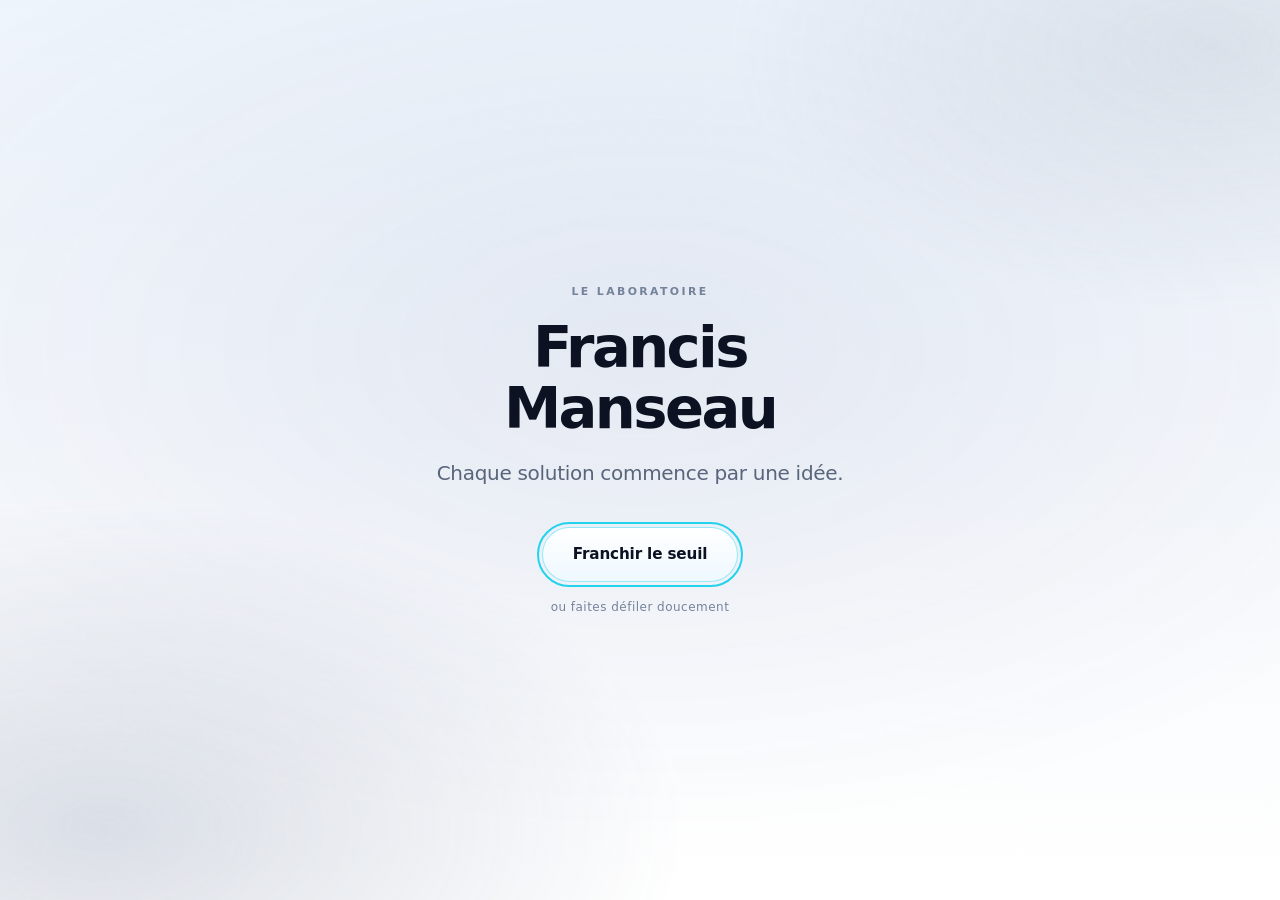
<file: index.html>
<!DOCTYPE html>
<html lang="fr">
<head>
    <meta charset="UTF-8">
    <meta name="viewport" content="width=device-width, initial-scale=1.0">
    <meta name="theme-color" content="#0a0e1a">
    <meta name="color-scheme" content="light dark">
    <meta name="description" content="Francis Manseau — diagnostic et résolution de problèmes. Curiosité, analyse, ténacité. Laboratoire de conception.">
    <meta name="portfolio-version" content="1.0">
    <title>Le Laboratoire Francis Manseau</title>
    <link rel="icon" href="assets/brand/favicon.svg" type="image/svg+xml">
    <link rel="icon" href="assets/brand/favicon/favicon-32.png" type="image/png" sizes="32x32">
    <link rel="icon" href="assets/brand/favicon/favicon-16.png" type="image/png" sizes="16x16">
    <link rel="shortcut icon" href="assets/logo/favicon.png" type="image/png">
    <script src="js/theme.js"></script>
    <link rel="stylesheet" href="css/site.css?v=12">
    <link rel="stylesheet" href="css/themes.css?v=12">
    <link rel="stylesheet" href="css/layout.css?v=12">
    <link rel="stylesheet" href="css/interactive.css?v=12">
    <link rel="stylesheet" href="css/home.css?v=12">
    <link rel="stylesheet" href="css/lab-home.css?v=13">
    <link rel="stylesheet" href="css/mobile-readability.css?v=12">
</head>
<body class="page-home page-home--lab" data-nav-root="" data-nav-active="home" data-lab-state="threshold">
    <script src="js/site-bg.js"></script>

    <header class="site-header lab-header">
        <div class="header-top">
            <div class="header-brand">
                <a href="index.html" class="logo-link">
                    <img src="assets/logo/logo-nav.png" alt="" class="logo-icon" width="56" height="56">
                    <span class="logo-text">Francis <span>Manseau</span></span>
                </a>
            </div>
            <nav class="main-nav" id="mainNav" aria-label="Navigation principale"></nav>
            <script src="js/site-nav.js?v=7"></script>
            <span class="lang-status" id="langStatus" data-translate>Traduction…</span>
            <nav class="lang-switcher" id="langFlags" aria-label="Choisir la langue">
                <button type="button" class="lang-btn" data-lang="en" title="English">EN</button>
                <span class="lang-sep" aria-hidden="true">|</span>
                <button type="button" class="lang-btn active" data-lang="fr" title="Français">FR</button>
                <span class="lang-sep" aria-hidden="true">|</span>
                <button type="button" class="lang-btn" data-lang="de" title="Deutsch">DE</button>
                <span class="lang-sep" aria-hidden="true">|</span>
                <button type="button" class="lang-btn" data-lang="es" title="Español">ES</button>
                <span class="lang-sep" aria-hidden="true">|</span>
                <button type="button" class="lang-btn" data-lang="it" title="Italiano">IT</button>
                <span class="lang-sep" aria-hidden="true">|</span>
                <button type="button" class="lang-btn" data-lang="zh-CN" title="中文">ZH</button>
                <span class="lang-sep" aria-hidden="true">|</span>
                <button type="button" class="lang-btn" data-lang="ja" title="日本語">JA</button>
                <span class="lang-sep" aria-hidden="true">|</span>
                <button type="button" class="lang-btn" data-lang="pt" title="Português">PT</button>
            </nav>
            <script src="js/lang-ui.js"></script>
            <button type="button" class="nav-toggle" id="navToggle" aria-label="Menu" aria-expanded="false">☰</button>
        </div>
    </header>

    <div
        class="lab-threshold"
        id="labThreshold"
        role="dialog"
        aria-modal="true"
        aria-labelledby="labThresholdTitle"
        aria-describedby="labThresholdLine"
    >
        <div class="lab-threshold__atmosphere" aria-hidden="true">
            <div class="lab-threshold__haze"></div>
            <div class="lab-threshold__grain"></div>
            <div class="lab-threshold__glow"></div>
        </div>
        <div class="lab-threshold__content">
            <p class="lab-threshold__eyebrow" data-translate>Le Laboratoire</p>
            <h1 class="lab-threshold__title" id="labThresholdTitle">Francis Manseau</h1>
            <p class="lab-threshold__line" id="labThresholdLine" data-translate>
                Chaque solution commence par une idée.
            </p>
            <button type="button" class="lab-threshold__enter" id="labEnter" data-translate>
                Franchir le seuil
            </button>
            <p class="lab-threshold__hint" data-translate>ou faites défiler doucement</p>
        </div>
    </div>

    <main class="lab-main" id="labMain" tabindex="-1" hidden>
        <section class="lab-atelier" aria-label="Laboratoire de conception">
            <figure class="lab-portrait">
                <div class="lab-portrait__frame">
                    <img
                        src="assets/about/about-portrait.png"
                        alt="Francis Manseau"
                        class="lab-portrait__photo"
                        width="96"
                        height="96"
                        loading="lazy"
                        decoding="async"
                    >
                </div>
            </figure>

            <p class="lab-role" data-translate>Diagnostic et résolution de problèmes techniques</p>

            <h2 class="lab-welcome" data-translate>Bienvenue.</h2>
            <p class="lab-specialty" data-translate>Ma spécialité n’est pas un outil, c’est le diagnostic et la résolution de problèmes.</p>
            <p class="lab-pillars" data-translate>Curiosité · Analyse · Ténacité</p>

            <div class="lab-manifesto">
                <p data-translate>Plus de 13 ans en télécommunications m’ont appris à observer, comprendre et dépanner des systèmes complexes. Aujourd’hui, j’applique la même approche aux projets numériques, avec l’intelligence artificielle comme partenaire de travail.</p>
            </div>

            <p class="lab-manifesto__common" data-translate>Mes projets montrent cette approche en action.</p>

            <ol class="lab-cycle" id="labCycle" aria-label="Méthode de résolution">
                <li class="lab-cycle__step is-active" data-step="0"><span data-translate>Comprendre</span></li>
                <li class="lab-cycle__step" data-step="1" aria-hidden="true"><span class="lab-cycle__arrow" aria-hidden="true">↓</span><span data-translate>Diagnostiquer</span></li>
                <li class="lab-cycle__step" data-step="2" aria-hidden="true"><span class="lab-cycle__arrow" aria-hidden="true">↓</span><span data-translate>Tester</span></li>
                <li class="lab-cycle__step" data-step="3" aria-hidden="true"><span class="lab-cycle__arrow" aria-hidden="true">↓</span><span data-translate>Corriger</span></li>
                <li class="lab-cycle__step" data-step="4" aria-hidden="true"><span class="lab-cycle__arrow" aria-hidden="true">↓</span><span data-translate>Valider</span></li>
                <li class="lab-cycle__step" data-step="5" aria-hidden="true"><span class="lab-cycle__arrow" aria-hidden="true">↓</span><span data-translate>Améliorer</span></li>
            </ol>

            <p class="lab-signature" data-translate>
                Les technologies évoluent.<br>
                La résolution de problèmes demeure.
            </p>

            <div class="lab-spotlight-wrap">
                <span class="lab-spotlight__chevrons lab-spotlight__chevrons--left" aria-hidden="true">
                    <svg class="lab-spotlight__chev lab-spotlight__chev--outer" viewBox="0 0 24 48" width="24" height="48" focusable="false">
                        <polyline points="4,6 18,24 4,42" fill="none" stroke="currentColor" stroke-width="3.5" stroke-linecap="round" stroke-linejoin="round"/>
                    </svg>
                    <svg class="lab-spotlight__chev lab-spotlight__chev--inner" viewBox="0 0 24 48" width="24" height="48" focusable="false">
                        <polyline points="4,6 18,24 4,42" fill="none" stroke="currentColor" stroke-width="3.5" stroke-linecap="round" stroke-linejoin="round"/>
                    </svg>
                </span>
                <aside class="lab-spotlight" aria-label="Mise en avant">
                    <p class="lab-spotlight__eyebrow" data-translate>À découvrir</p>
                    <h3 class="lab-spotlight__title">Nexus</h3>
                    <p class="lab-spotlight__line" data-translate>Développement à distance · WSAI · Agents IA</p>
                    <p class="lab-spotlight__cta">
                        <a href="projects/index.html#nexus" data-translate>Découvrir Nexus →</a>
                    </p>
                </aside>
                <span class="lab-spotlight__chevrons lab-spotlight__chevrons--right" aria-hidden="true">
                    <svg class="lab-spotlight__chev lab-spotlight__chev--inner" viewBox="0 0 24 48" width="24" height="48" focusable="false">
                        <polyline points="20,6 6,24 20,42" fill="none" stroke="currentColor" stroke-width="3.5" stroke-linecap="round" stroke-linejoin="round"/>
                    </svg>
                    <svg class="lab-spotlight__chev lab-spotlight__chev--outer" viewBox="0 0 24 48" width="24" height="48" focusable="false">
                        <polyline points="20,6 6,24 20,42" fill="none" stroke="currentColor" stroke-width="3.5" stroke-linecap="round" stroke-linejoin="round"/>
                    </svg>
                </span>
            </div>

            <p class="lab-credo" data-translate>
                Aucun projet n’est jamais vraiment terminé — je m’en éloigne, je réfléchis, puis je reviens l’enrichir.
            </p>

            <p class="lab-open" data-translate>Ouvert à un poste en diagnostic technique, intégration de systèmes, automatisation, IA ou QA&nbsp;/&nbsp;validation — en télétravail ou en hybride sur la Rive&#8209;Sud de Montréal.</p>
            <p class="lab-contact-cta">
                <a href="contact/index.html" data-translate>Me contacter →</a>
            </p>
        </section>
    </main>

    <footer class="site-footer site-footer--home lab-footer"></footer>

    <script src="js/nav.js"></script>
    <script src="js/mobile-nav.js"></script>
    <script src="js/portrait-lock.js"></script>
    <script src="js/back-to-top.js"></script>
    <script src="js/i18n.js?v=2"></script>
    <script src="js/lab-threshold.js?v=3"></script>
</body>
</html>
</file>
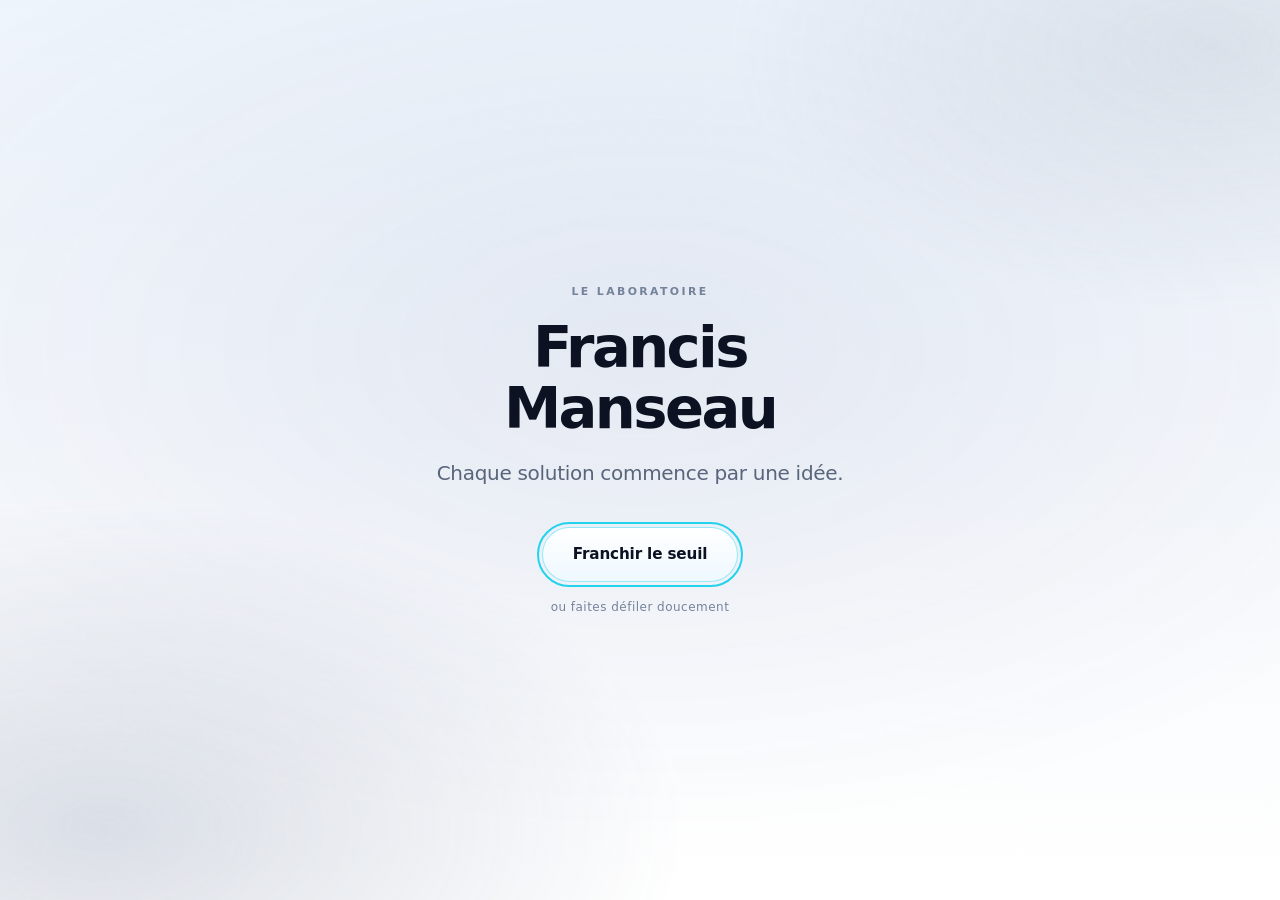
<file: about/index.html>
﻿<!DOCTYPE html>
<html lang="fr">
<head>
    <meta charset="UTF-8">
    <meta http-equiv="refresh" content="0; url=../index.html">
    <link rel="canonical" href="../index.html">
    <title>Redirection — Accueil</title>
</head>
<body>
    <p>Cette section n'est plus disponible. <a href="../index.html">Retour à l'accueil</a>.</p>
</body>
</html>
</file>
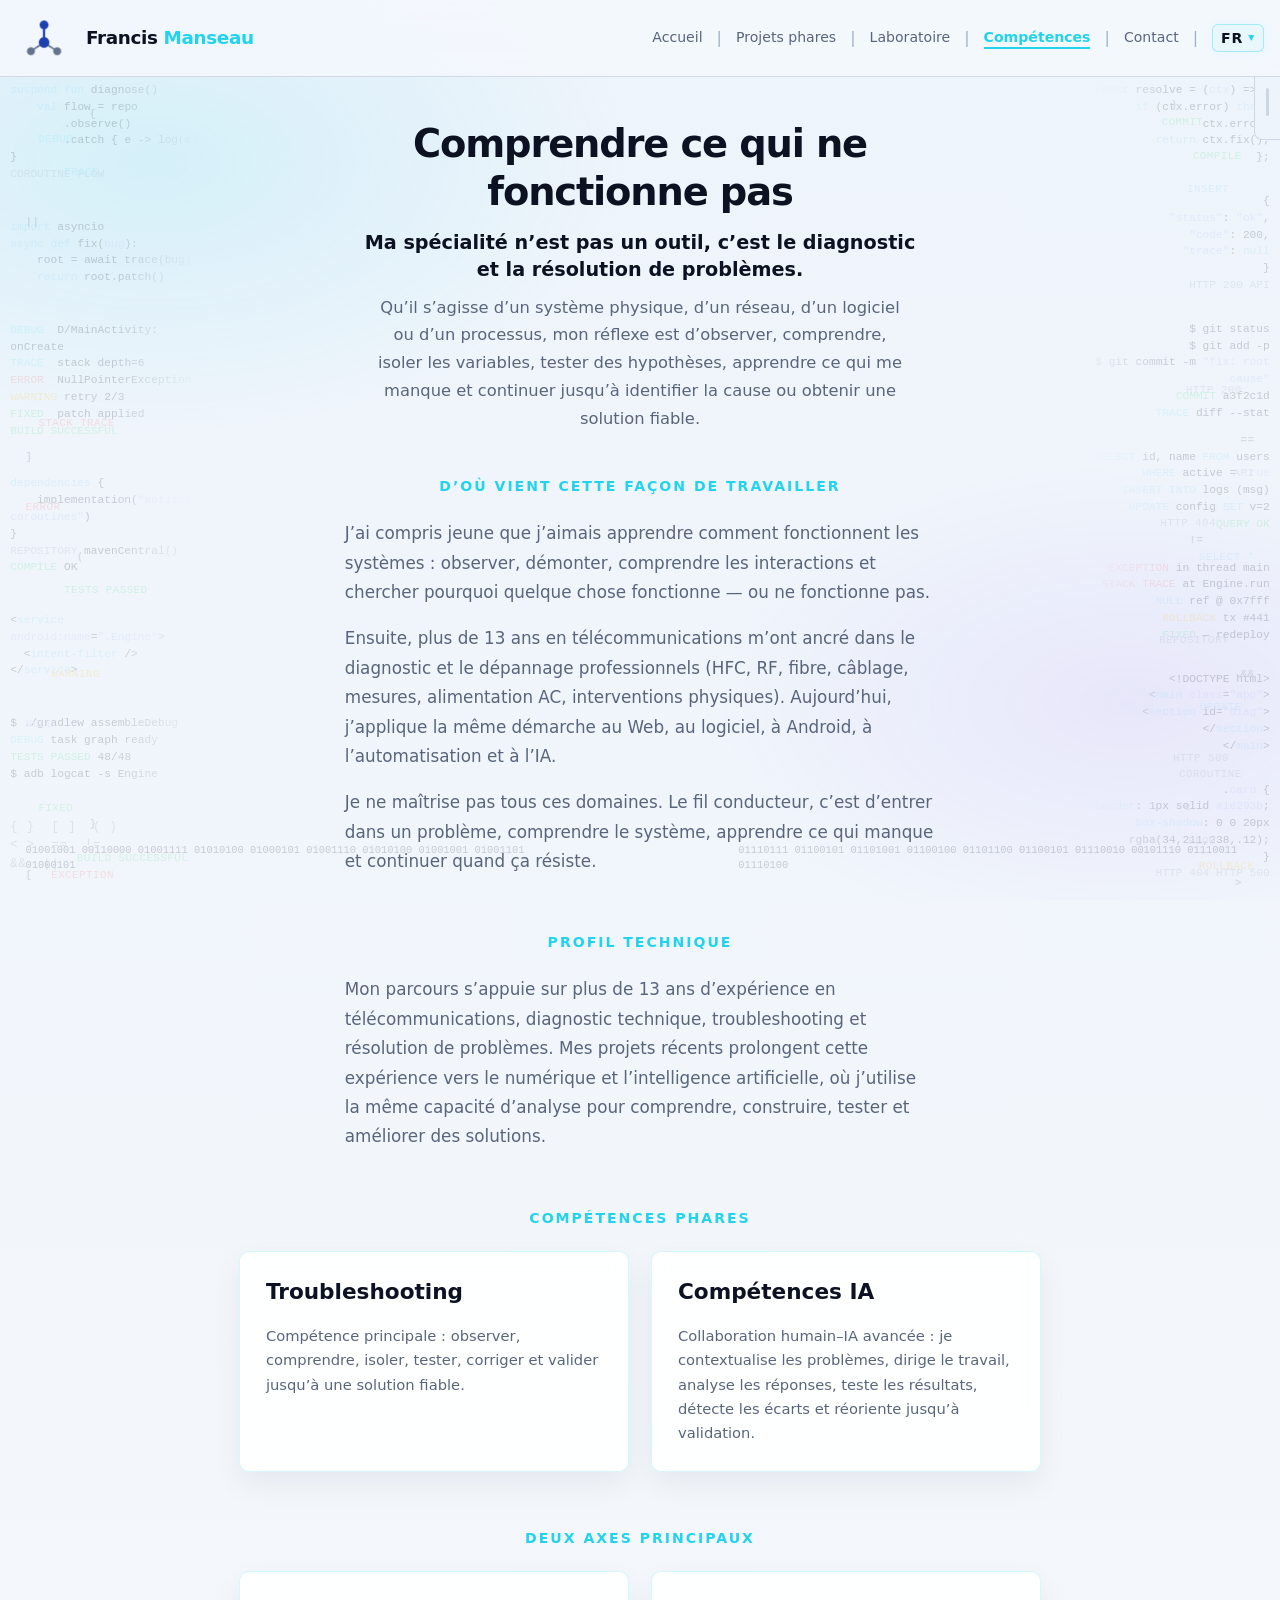
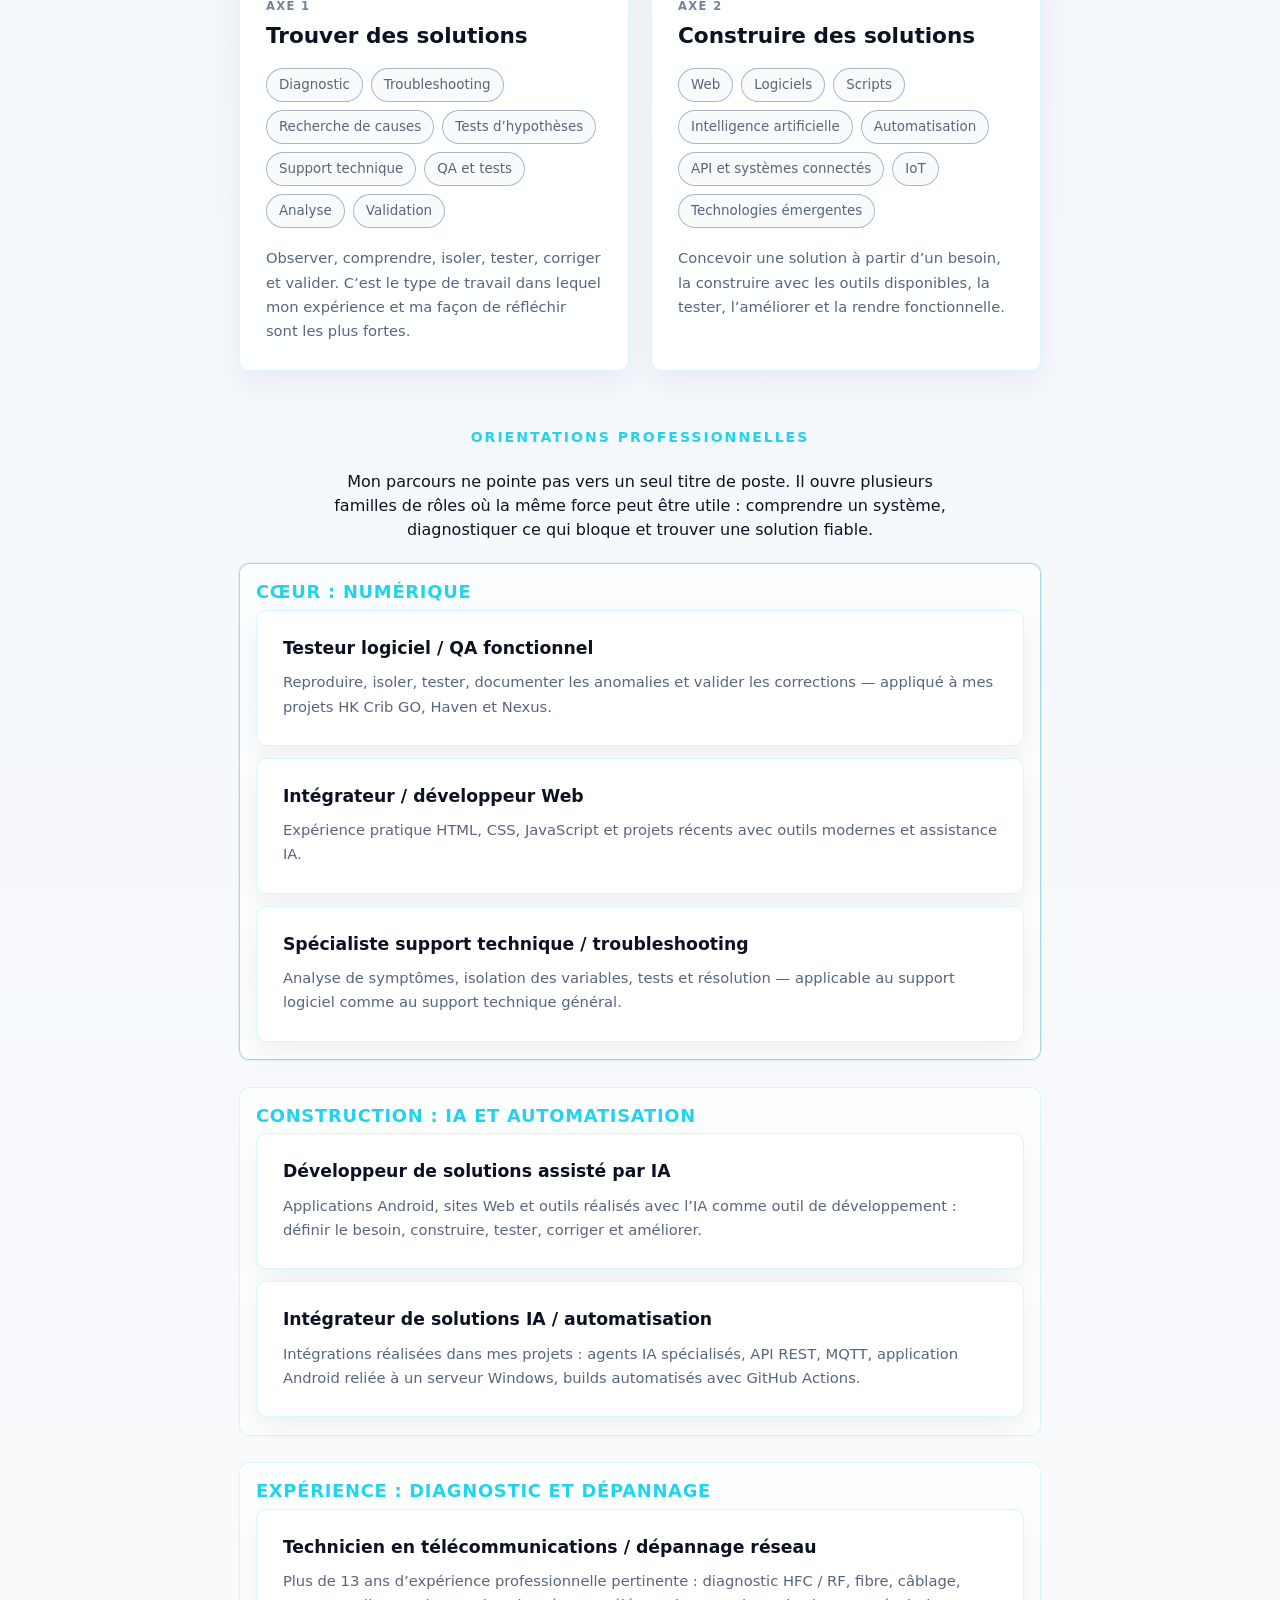
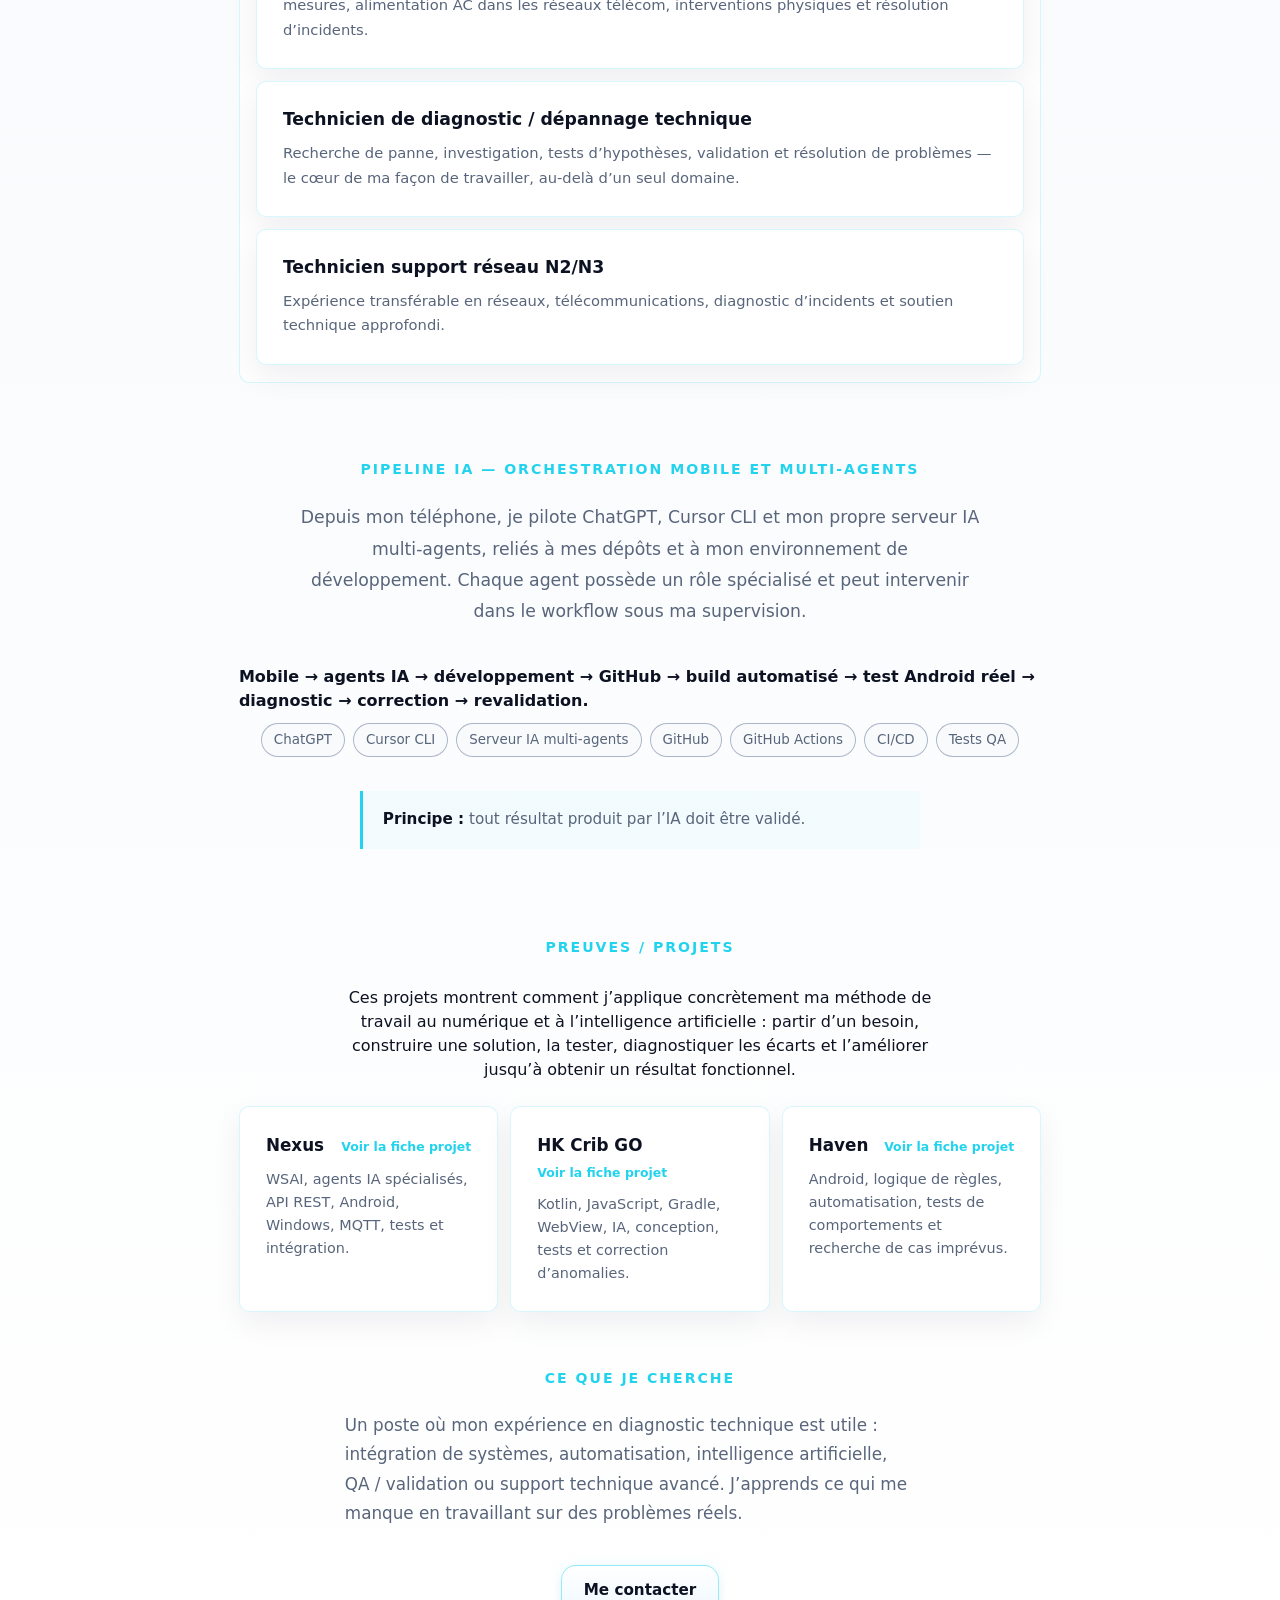
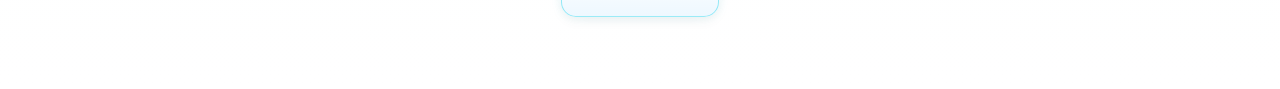
<file: competences/index.html>
<!DOCTYPE html>
<html lang="fr">
<head>
    <meta charset="UTF-8">
    <meta name="viewport" content="width=device-width, initial-scale=1.0">
    <meta name="theme-color" content="#0a0e1a">
    <meta name="color-scheme" content="light dark">
    <meta name="description" content="Francis Manseau — curiosité, analyse, ténacité. Diagnostic et résolution de problèmes : télécommunications, réseaux, logiciel, matériel et validation.">
    <title>Compétences | Francis Manseau</title>
    <link rel="icon" href="../assets/brand/favicon.svg" type="image/svg+xml">
    <link rel="icon" href="../assets/brand/favicon/favicon-32.png" type="image/png" sizes="32x32">
    <link rel="icon" href="../assets/brand/favicon/favicon-16.png" type="image/png" sizes="16x16">
    <link rel="shortcut icon" href="../assets/logo/favicon.png" type="image/png">
    <script src="../js/theme.js"></script>
    <link rel="stylesheet" href="../css/site.css?v=10">
    <link rel="stylesheet" href="../css/themes.css?v=10">
    <link rel="stylesheet" href="../css/layout.css?v=10">
    <link rel="stylesheet" href="../css/interactive.css?v=10">
    <link rel="stylesheet" href="../css/skills.css?v=23">
    <link rel="stylesheet" href="../css/mobile-readability.css?v=10">
</head>
<body class="page-skills" data-nav-root="../" data-nav-active="skills">
    <script src="../js/site-bg.js"></script>

    <header class="site-header">
        <div class="header-top">
            <div class="header-brand">
                <a href="../index.html" class="logo-link">
                    <img src="../assets/logo/logo-nav.png" alt="" class="logo-icon" width="56" height="56">
                    <span class="logo-text">Francis <span>Manseau</span></span>
                </a>
            </div>
            <nav class="main-nav" id="mainNav" aria-label="Navigation principale"></nav>
            <script src="../js/site-nav.js?v=8"></script>
            <span class="lang-status" id="langStatus" data-translate>Traduction…</span>
            <nav class="lang-switcher" id="langFlags" aria-label="Choisir la langue">
                <button type="button" class="lang-btn" data-lang="en">EN</button>
                <span class="lang-sep" aria-hidden="true">|</span>
                <button type="button" class="lang-btn active" data-lang="fr">FR</button>
                <span class="lang-sep" aria-hidden="true">|</span>
                <button type="button" class="lang-btn" data-lang="de">DE</button>
                <span class="lang-sep" aria-hidden="true">|</span>
                <button type="button" class="lang-btn" data-lang="es">ES</button>
                <span class="lang-sep" aria-hidden="true">|</span>
                <button type="button" class="lang-btn" data-lang="it">IT</button>
                <span class="lang-sep" aria-hidden="true">|</span>
                <button type="button" class="lang-btn" data-lang="zh-CN">ZH</button>
                <span class="lang-sep" aria-hidden="true">|</span>
                <button type="button" class="lang-btn" data-lang="ja">JA</button>
                <span class="lang-sep" aria-hidden="true">|</span>
                <button type="button" class="lang-btn" data-lang="pt">PT</button>
            </nav>
            <script src="../js/lang-ui.js"></script>
            <button type="button" class="nav-toggle" id="navToggle" aria-label="Menu" aria-expanded="false">☰</button>
        </div>
    </header>

    <main>
        <header class="page-intro skills-intro">
            <h1 data-translate>Comprendre ce qui ne fonctionne pas</h1>
            <p class="skills-intro__identity" data-translate>Ma spécialité n’est pas un outil, c’est le diagnostic et la résolution de problèmes.</p>
            <p class="skills-intro__define" data-translate>
                Qu’il s’agisse d’un système physique, d’un réseau, d’un logiciel ou d’un processus, mon réflexe est d’observer, comprendre, isoler les variables, tester des hypothèses, apprendre ce qui me manque et continuer jusqu’à identifier la cause ou obtenir une solution fiable.
            </p>
        </header>

        <section class="skills-section" aria-labelledby="skills-origin">
            <h2 id="skills-origin" class="skills-section__title" data-translate>D’où vient cette façon de travailler</h2>
            <div class="skills-prose">
                <p data-translate>J’ai compris jeune que j’aimais apprendre comment fonctionnent les systèmes : observer, démonter, comprendre les interactions et chercher pourquoi quelque chose fonctionne — ou ne fonctionne pas.</p>
                <p data-translate>Ensuite, plus de 13 ans en télécommunications m’ont ancré dans le diagnostic et le dépannage professionnels (HFC, RF, fibre, câblage, mesures, alimentation AC, interventions physiques). Aujourd’hui, j’applique la même démarche au Web, au logiciel, à Android, à l’automatisation et à l’IA.</p>
                <p data-translate>Je ne maîtrise pas tous ces domaines. Le fil conducteur, c’est d’entrer dans un problème, comprendre le système, apprendre ce qui manque et continuer quand ça résiste.</p>
            </div>
        </section>

        <section class="skills-section" aria-labelledby="skills-orientation">
            <h2 id="skills-orientation" class="skills-section__title" data-translate>Profil technique</h2>
            <div class="skills-prose">
                <p data-translate>Mon parcours s’appuie sur plus de 13 ans d’expérience en télécommunications, diagnostic technique, troubleshooting et résolution de problèmes. Mes projets récents prolongent cette expérience vers le numérique et l’intelligence artificielle, où j’utilise la même capacité d’analyse pour comprendre, construire, tester et améliorer des solutions.</p>
            </div>
        </section>

        <section class="skills-section" aria-labelledby="skills-featured">
            <h2 id="skills-featured" class="skills-section__title" data-translate>Compétences phares</h2>
            <div class="skills-axes">
                <article class="skills-axis skills-card">
                    <div class="skills-orientation__head">
                        <h3 class="skills-axis__title" data-translate>Troubleshooting</h3>
                    </div>
                    <p class="skills-axis__note" data-translate>Compétence principale : observer, comprendre, isoler, tester, corriger et valider jusqu’à une solution fiable.</p>
                </article>
                <article class="skills-axis skills-card">
                    <div class="skills-orientation__head">
                        <h3 class="skills-axis__title" data-translate>Compétences IA</h3>
                    </div>
                    <p class="skills-axis__note" data-translate>Collaboration humain–IA avancée : je contextualise les problèmes, dirige le travail, analyse les réponses, teste les résultats, détecte les écarts et réoriente jusqu’à validation.</p>
                </article>
            </div>
        </section>

        <section class="skills-section" aria-labelledby="skills-axes">
            <h2 id="skills-axes" class="skills-section__title" data-translate>Deux axes principaux</h2>
            <div class="skills-axes">
                <article class="skills-axis skills-card" aria-labelledby="axis-find">
                    <p class="skills-axis__label" data-translate>Axe 1</p>
                    <h3 id="axis-find" class="skills-axis__title" data-translate>Trouver des solutions</h3>
                    <ul class="skills-tags">
                        <li data-translate>Diagnostic</li>
                        <li data-translate>Troubleshooting</li>
                        <li data-translate>Recherche de causes</li>
                        <li data-translate>Tests d’hypothèses</li>
                        <li data-translate>Support technique</li>
                        <li data-translate>QA et tests</li>
                        <li data-translate>Analyse</li>
                        <li data-translate>Validation</li>
                    </ul>
                    <p class="skills-axis__note" data-translate>Observer, comprendre, isoler, tester, corriger et valider. C’est le type de travail dans lequel mon expérience et ma façon de réfléchir sont les plus fortes.</p>
                </article>
                <article class="skills-axis skills-card" aria-labelledby="axis-build">
                    <p class="skills-axis__label" data-translate>Axe 2</p>
                    <h3 id="axis-build" class="skills-axis__title" data-translate>Construire des solutions</h3>
                    <ul class="skills-tags">
                        <li data-translate>Web</li>
                        <li data-translate>Logiciels</li>
                        <li data-translate>Scripts</li>
                        <li data-translate>Intelligence artificielle</li>
                        <li data-translate>Automatisation</li>
                        <li data-translate>API et systèmes connectés</li>
                        <li>IoT</li>
                        <li data-translate>Technologies émergentes</li>
                    </ul>
                    <p class="skills-axis__note" data-translate>Concevoir une solution à partir d’un besoin, la construire avec les outils disponibles, la tester, l’améliorer et la rendre fonctionnelle.</p>
                </article>
            </div>
        </section>

        <section class="skills-section" aria-labelledby="skills-orientations">
            <h2 id="skills-orientations" class="skills-section__title" data-translate>Orientations professionnelles</h2>
            <p class="skills-prose skills-prose--compact skills-orientations-intro" data-translate>
                Mon parcours ne pointe pas vers un seul titre de poste. Il ouvre plusieurs familles de rôles où la même force peut être utile : comprendre un système, diagnostiquer ce qui bloque et trouver une solution fiable.
            </p>

            <div class="skills-orientation-families">
                <div class="skills-orientation-family skills-orientation-family--primary">
                    <h3 class="skills-orientation-family__title" data-translate>Cœur : numérique</h3>
                    <ul class="skills-orientations">
                        <li class="skills-orientation skills-card">
                            <div class="skills-orientation__head">
                                <h4 class="skills-orientation__title" data-translate>Testeur logiciel / QA fonctionnel</h4>
                            </div>
                            <p data-translate>Reproduire, isoler, tester, documenter les anomalies et valider les corrections — appliqué à mes projets HK Crib GO, Haven et Nexus.</p>
                        </li>
                        <li class="skills-orientation skills-card">
                            <div class="skills-orientation__head">
                                <h4 class="skills-orientation__title" data-translate>Intégrateur / développeur Web</h4>
                            </div>
                            <p data-translate>Expérience pratique HTML, CSS, JavaScript et projets récents avec outils modernes et assistance IA.</p>
                        </li>
                        <li class="skills-orientation skills-card">
                            <div class="skills-orientation__head">
                                <h4 class="skills-orientation__title" data-translate>Spécialiste support technique / troubleshooting</h4>
                            </div>
                            <p data-translate>Analyse de symptômes, isolation des variables, tests et résolution — applicable au support logiciel comme au support technique général.</p>
                        </li>
                    </ul>
                </div>

                <div class="skills-orientation-family">
                    <h3 class="skills-orientation-family__title" data-translate>Construction : IA et automatisation</h3>
                    <ul class="skills-orientations">
                        <li class="skills-orientation skills-card">
                            <div class="skills-orientation__head">
                                <h4 class="skills-orientation__title" data-translate>Développeur de solutions assisté par IA</h4>
                            </div>
                            <p data-translate>Applications Android, sites Web et outils réalisés avec l’IA comme outil de développement : définir le besoin, construire, tester, corriger et améliorer.</p>
                        </li>
                        <li class="skills-orientation skills-card">
                            <div class="skills-orientation__head">
                                <h4 class="skills-orientation__title" data-translate>Intégrateur de solutions IA / automatisation</h4>
                            </div>
                            <p data-translate>Intégrations réalisées dans mes projets : agents IA spécialisés, API REST, MQTT, application Android reliée à un serveur Windows, builds automatisés avec GitHub Actions.</p>
                        </li>
                    </ul>
                </div>

                <div class="skills-orientation-family">
                    <h3 class="skills-orientation-family__title" data-translate>Expérience : diagnostic et dépannage</h3>
                    <ul class="skills-orientations">
                        <li class="skills-orientation skills-card">
                            <div class="skills-orientation__head">
                                <h4 class="skills-orientation__title" data-translate>Technicien en télécommunications / dépannage réseau</h4>
                            </div>
                            <p data-translate>Plus de 13 ans d’expérience professionnelle pertinente : diagnostic HFC / RF, fibre, câblage, mesures, alimentation AC dans les réseaux télécom, interventions physiques et résolution d’incidents.</p>
                        </li>
                        <li class="skills-orientation skills-card">
                            <div class="skills-orientation__head">
                                <h4 class="skills-orientation__title" data-translate>Technicien de diagnostic / dépannage technique</h4>
                            </div>
                            <p data-translate>Recherche de panne, investigation, tests d’hypothèses, validation et résolution de problèmes — le cœur de ma façon de travailler, au-delà d’un seul domaine.</p>
                        </li>
                        <li class="skills-orientation skills-card">
                            <div class="skills-orientation__head">
                                <h4 class="skills-orientation__title" data-translate>Technicien support réseau N2/N3</h4>
                            </div>
                            <p data-translate>Expérience transférable en réseaux, télécommunications, diagnostic d’incidents et soutien technique approfondi.</p>
                        </li>
                    </ul>
                </div>
            </div>
        </section>

        <section class="skills-section skills-section--pipeline" aria-labelledby="skills-ai-pipeline">
            <h2 id="skills-ai-pipeline" class="skills-section__title" data-translate>Pipeline IA — orchestration mobile et multi-agents</h2>
            <p class="skills-pipeline__lead" data-translate>Depuis mon téléphone, je pilote ChatGPT, Cursor CLI et mon propre serveur IA multi-agents, reliés à mes dépôts et à mon environnement de développement. Chaque agent possède un rôle spécialisé et peut intervenir dans le workflow sous ma supervision.</p>

            <p class="skills-pipeline__flow" data-translate><strong>Mobile → agents IA → développement → GitHub → build automatisé → test Android réel → diagnostic → correction → revalidation.</strong></p>

            <ul class="skills-tags skills-pipeline__tags">
                <li>ChatGPT</li><li>Cursor CLI</li><li data-translate>Serveur IA multi-agents</li><li>GitHub</li><li>GitHub Actions</li><li>CI/CD</li><li data-translate>Tests QA</li>
            </ul>
            <p class="skills-pipeline__principle" data-translate><strong>Principe :</strong> tout résultat produit par l’IA doit être validé.</p>
        </section>

        <section class="skills-section" aria-labelledby="skills-proofs">
            <h2 id="skills-proofs" class="skills-section__title" data-translate>Preuves / projets</h2>
            <p class="skills-prose skills-prose--compact" data-translate>
                Ces projets montrent comment j’applique concrètement ma méthode de travail au numérique et à l’intelligence artificielle : partir d’un besoin, construire une solution, la tester, diagnostiquer les écarts et l’améliorer jusqu’à obtenir un résultat fonctionnel.
            </p>
            <ul class="skills-proofs">
                <li class="skills-proof skills-card">
                    <a class="skills-proof__link" href="../projects/index.html#nexus">
                        <span class="skills-proof__name">Nexus</span>
                        <span class="skills-proof__hint" data-translate>Voir la fiche projet</span>
                    </a>
                    <p data-translate>WSAI, agents IA spécialisés, API REST, Android, Windows, MQTT, tests et intégration.</p>
                </li>
                <li class="skills-proof skills-card">
                    <a class="skills-proof__link" href="../projects/index.html#hk-crib-go">
                        <span class="skills-proof__name">HK Crib GO</span>
                        <span class="skills-proof__hint" data-translate>Voir la fiche projet</span>
                    </a>
                    <p data-translate>Kotlin, JavaScript, Gradle, WebView, IA, conception, tests et correction d’anomalies.</p>
                </li>
                <li class="skills-proof skills-card">
                    <a class="skills-proof__link" href="../projects/index.html#haven">
                        <span class="skills-proof__name">Haven</span>
                        <span class="skills-proof__hint" data-translate>Voir la fiche projet</span>
                    </a>
                    <p data-translate>Android, logique de règles, automatisation, tests de comportements et recherche de cas imprévus.</p>
                </li>
            </ul>
        </section>

        <section class="skills-section skills-section--closing" aria-labelledby="skills-formation">
            <h2 id="skills-formation" class="skills-section__title" data-translate>Ce que je cherche</h2>
            <div class="skills-prose">
                <p data-translate>Un poste où mon expérience en diagnostic technique est utile : intégration de systèmes, automatisation, intelligence artificielle, QA&nbsp;/&nbsp;validation ou support technique avancé. J’apprends ce qui me manque en travaillant sur des problèmes réels.</p>
            </div>
            <p class="skills-cta">
                <a href="../contact/index.html" class="btn-primary" data-translate>Me contacter</a>
            </p>
        </section>
    </main>

    <script src="../js/nav.js"></script>
    <script src="../js/mobile-nav.js"></script>
    <script src="../js/portrait-lock.js"></script>
    <script src="../js/back-to-top.js"></script>
    <script src="../js/i18n.js?v=2"></script>
</body>
</html>
</file>
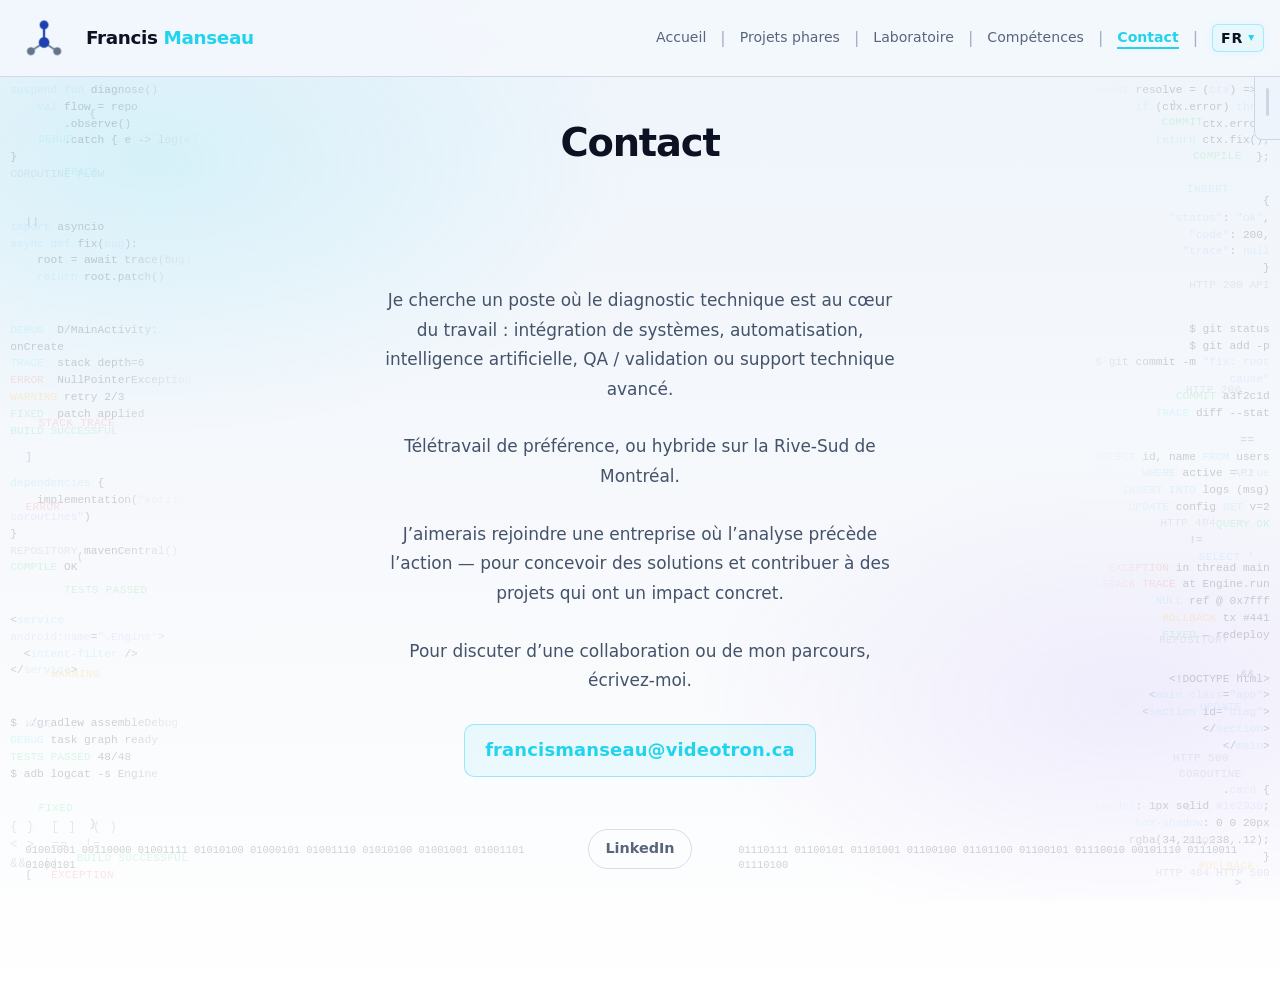
<file: contact/index.html>
<!DOCTYPE html>
<html lang="fr">
<head>
    <meta charset="UTF-8">
    <meta name="viewport" content="width=device-width, initial-scale=1.0">
    <meta name="theme-color" content="#0a0e1a">
    <meta name="color-scheme" content="light dark">
    <meta name="description" content="Contact — Francis Manseau, analyste et concepteur de solutions techniques.">
    <title>Contact | Francis Manseau</title>
    <link rel="icon" href="../assets/brand/favicon.svg" type="image/svg+xml">
    <link rel="icon" href="../assets/brand/favicon/favicon-32.png" type="image/png" sizes="32x32">
    <link rel="icon" href="../assets/brand/favicon/favicon-16.png" type="image/png" sizes="16x16">
    <link rel="shortcut icon" href="../assets/logo/favicon.png" type="image/png">
    <script src="../js/theme.js"></script>
    <link rel="stylesheet" href="../css/site.css?v=10">
    <link rel="stylesheet" href="../css/themes.css?v=10">
    <link rel="stylesheet" href="../css/layout.css?v=10">
    <link rel="stylesheet" href="../css/interactive.css?v=10">
    <link rel="stylesheet" href="../css/mobile-readability.css?v=10">
</head>
<body class="page-contact" data-nav-root="../" data-nav-active="contact">
    <script src="../js/site-bg.js"></script>

    <header class="site-header">
        <div class="header-top">
            <div class="header-brand">
                <a href="../index.html" class="logo-link">
                    <img src="../assets/logo/logo-nav.png" alt="" class="logo-icon" width="56" height="56">
                    <span class="logo-text">Francis <span>Manseau</span></span>
                </a>
            </div>
            <nav class="main-nav" id="mainNav" aria-label="Navigation principale"></nav>
            <script src="../js/site-nav.js?v=8"></script>
            <span class="lang-status" id="langStatus" data-translate>Traduction…</span>
            <nav class="lang-switcher" id="langFlags" aria-label="Choisir la langue">
                <button type="button" class="lang-btn" data-lang="en">EN</button>
                <span class="lang-sep" aria-hidden="true">|</span>
                <button type="button" class="lang-btn active" data-lang="fr">FR</button>
                <span class="lang-sep" aria-hidden="true">|</span>
                <button type="button" class="lang-btn" data-lang="de">DE</button>
                <span class="lang-sep" aria-hidden="true">|</span>
                <button type="button" class="lang-btn" data-lang="es">ES</button>
                <span class="lang-sep" aria-hidden="true">|</span>
                <button type="button" class="lang-btn" data-lang="it">IT</button>
                <span class="lang-sep" aria-hidden="true">|</span>
                <button type="button" class="lang-btn" data-lang="zh-CN">ZH</button>
                <span class="lang-sep" aria-hidden="true">|</span>
                <button type="button" class="lang-btn" data-lang="ja">JA</button>
                <span class="lang-sep" aria-hidden="true">|</span>
                <button type="button" class="lang-btn" data-lang="pt">PT</button>
            </nav>
            <script src="../js/lang-ui.js"></script>
            <button type="button" class="nav-toggle" id="navToggle" aria-label="Menu" aria-expanded="false">☰</button>
        </div>
    </header>

    <main>
        <header class="page-intro">
            <h1 data-translate>Contact</h1>
        </header>

        <section class="studio-cta contact-portfolio">
            <p class="lead" data-translate>Je cherche un poste où le diagnostic technique est au cœur du travail : intégration de systèmes, automatisation, intelligence artificielle, QA&nbsp;/&nbsp;validation ou support technique avancé.</p>
            <p class="lead" data-translate>Télétravail de préférence, ou hybride sur la Rive&#8209;Sud de Montréal.</p>
            <p class="lead" data-translate>J’aimerais rejoindre une entreprise où l’analyse précède l’action — pour concevoir des solutions et contribuer à des projets qui ont un impact concret.</p>
            <p class="lead" data-translate>Pour discuter d’une collaboration ou de mon parcours, écrivez-moi.</p>
            <a href="mailto:francismanseau@videotron.ca" class="contact-email">francismanseau@videotron.ca</a>

            <nav class="contact-social" aria-label="Réseaux professionnels">
                <a href="https://www.linkedin.com/in/francis-manseau-723b8586/" class="contact-social__link" target="_blank" rel="noopener noreferrer">LinkedIn</a>
            </nav>
        </section>
    </main>

    
    <script src="../js/nav.js"></script>
    <script src="../js/mobile-nav.js"></script>
    <script src="../js/portrait-lock.js"></script>
    <script src="../js/back-to-top.js"></script>
    <script src="../js/i18n.js?v=2"></script>
</body>
</html>
</file>
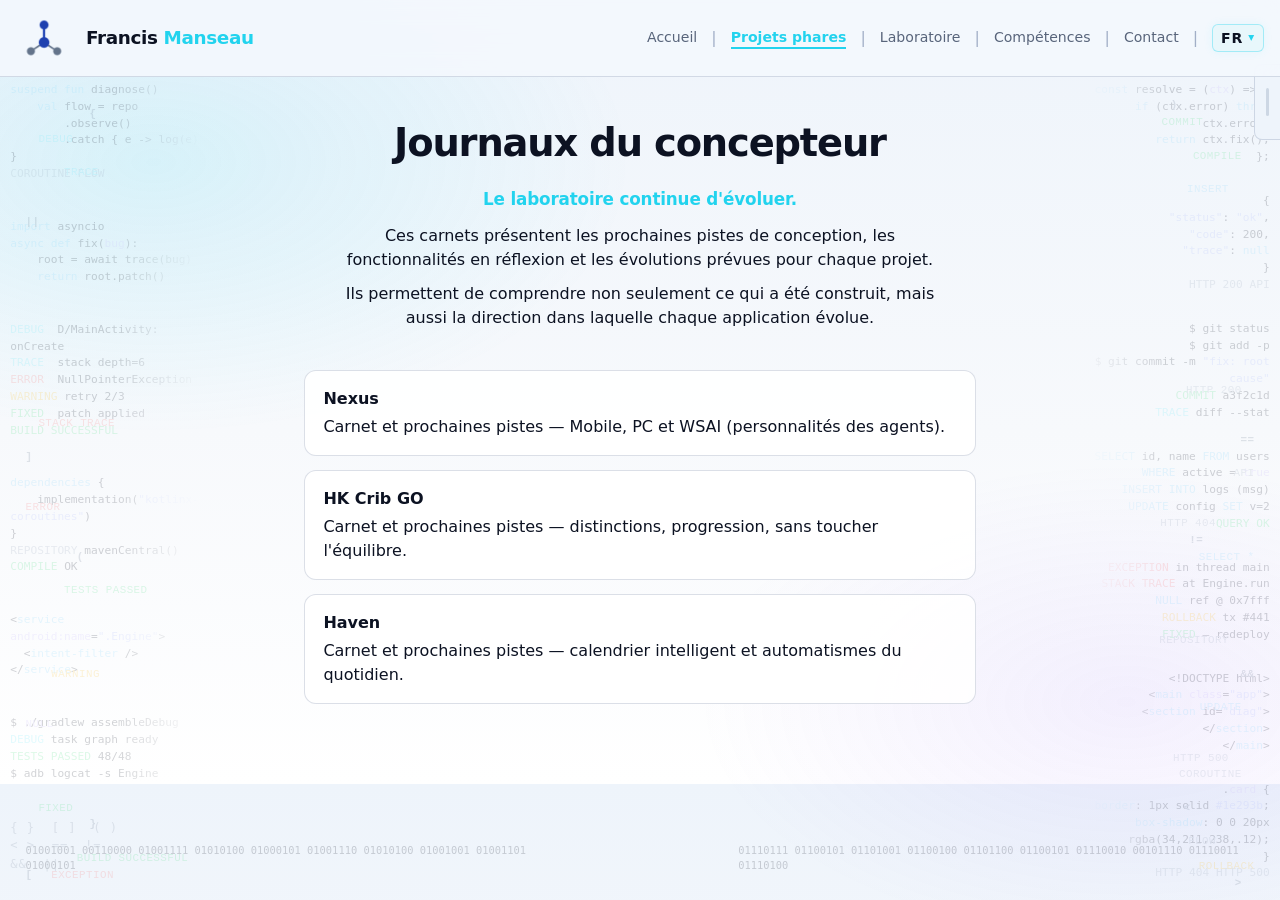
<file: journals/index.html>
<!DOCTYPE html>
<html lang="fr">
<head>
    <meta charset="UTF-8">
    <meta name="viewport" content="width=device-width, initial-scale=1.0">
    <meta name="theme-color" content="#0a0e1a">
    <meta name="color-scheme" content="light dark">
    <meta name="description" content="Journaux du concepteur — prochaines directions de conception, Le Laboratoire Francis Manseau.">
    <title>Journaux | Le Laboratoire</title>
    <link rel="icon" href="../assets/brand/favicon.svg" type="image/svg+xml">
    <link rel="icon" href="../assets/brand/favicon/favicon-32.png" type="image/png" sizes="32x32">
    <link rel="icon" href="../assets/brand/favicon/favicon-16.png" type="image/png" sizes="16x16">
    <link rel="shortcut icon" href="../assets/logo/favicon.png" type="image/png">
    <script src="../js/theme.js"></script>
    <link rel="stylesheet" href="../css/site.css?v=12">
    <link rel="stylesheet" href="../css/themes.css?v=12">
    <link rel="stylesheet" href="../css/layout.css?v=12">
    <link rel="stylesheet" href="../css/interactive.css?v=12">
    <link rel="stylesheet" href="../css/lab-studies.css?v=2">
    <link rel="stylesheet" href="../css/mobile-readability.css?v=12">
</head>
<body data-nav-root="../" data-nav-active="projects">
    <script src="../js/site-bg.js"></script>
    <header class="site-header">
        <div class="header-top">
            <div class="header-brand">
                <a href="../index.html" class="logo-link">
                    <img src="../assets/logo/logo-nav.png" alt="" class="logo-icon" width="56" height="56">
                    <span class="logo-text">Francis <span>Manseau</span></span>
                </a>
            </div>
            <nav class="main-nav" id="mainNav" aria-label="Navigation principale"></nav>
            <script src="../js/site-nav.js?v=8"></script>
            <span class="lang-status" id="langStatus" data-translate>Traduction…</span>
            <nav class="lang-switcher" id="langFlags" aria-label="Choisir la langue">
                <button type="button" class="lang-btn" data-lang="en">EN</button>
                <span class="lang-sep" aria-hidden="true">|</span>
                <button type="button" class="lang-btn active" data-lang="fr">FR</button>
                <span class="lang-sep" aria-hidden="true">|</span>
                <button type="button" class="lang-btn" data-lang="de">DE</button>
                <span class="lang-sep" aria-hidden="true">|</span>
                <button type="button" class="lang-btn" data-lang="es">ES</button>
                <span class="lang-sep" aria-hidden="true">|</span>
                <button type="button" class="lang-btn" data-lang="it">IT</button>
                <span class="lang-sep" aria-hidden="true">|</span>
                <button type="button" class="lang-btn" data-lang="zh-CN">ZH</button>
                <span class="lang-sep" aria-hidden="true">|</span>
                <button type="button" class="lang-btn" data-lang="ja">JA</button>
                <span class="lang-sep" aria-hidden="true">|</span>
                <button type="button" class="lang-btn" data-lang="pt">PT</button>
            </nav>
            <script src="../js/lang-ui.js"></script>
            <button type="button" class="nav-toggle" id="navToggle" aria-label="Menu" aria-expanded="false">☰</button>
        </div>
    </header>

    <main class="journal-page">
        <header class="page-intro">
            <h1 data-translate>Journaux du concepteur</h1>
            <p class="page-intro__kicker" data-translate>Le laboratoire continue d'évoluer.</p>
            <p class="page-intro__lead" data-translate>
                Ces carnets présentent les prochaines pistes de conception, les fonctionnalités en réflexion et les évolutions prévues pour chaque projet.
            </p>
            <p class="page-intro__lead" data-translate>
                Ils permettent de comprendre non seulement ce qui a été construit, mais aussi la direction dans laquelle chaque application évolue.
            </p>
        </header>

        <ul class="journal-list">
            <li>
                <a href="nexus.html">
                    <strong>Nexus</strong>
                    <span data-translate>Carnet et prochaines pistes — Mobile, PC et WSAI (personnalités des agents).</span>
                </a>
            </li>
            <li>
                <a href="hk-crib-go.html">
                    <strong>HK Crib GO</strong>
                    <span data-translate>Carnet et prochaines pistes — distinctions, progression, sans toucher l'équilibre.</span>
                </a>
            </li>
            <li>
                <a href="haven.html">
                    <strong>Haven</strong>
                    <span data-translate>Carnet et prochaines pistes — calendrier intelligent et automatismes du quotidien.</span>
                </a>
            </li>
        </ul>
    </main>

    <script src="../js/nav.js"></script>
    <script src="../js/mobile-nav.js"></script>
    <script src="../js/portrait-lock.js"></script>
    <script src="../js/back-to-top.js"></script>
    <script src="../js/i18n.js"></script>
</body>
</html>
<!-- pages-redeploy-3 -->
</file>
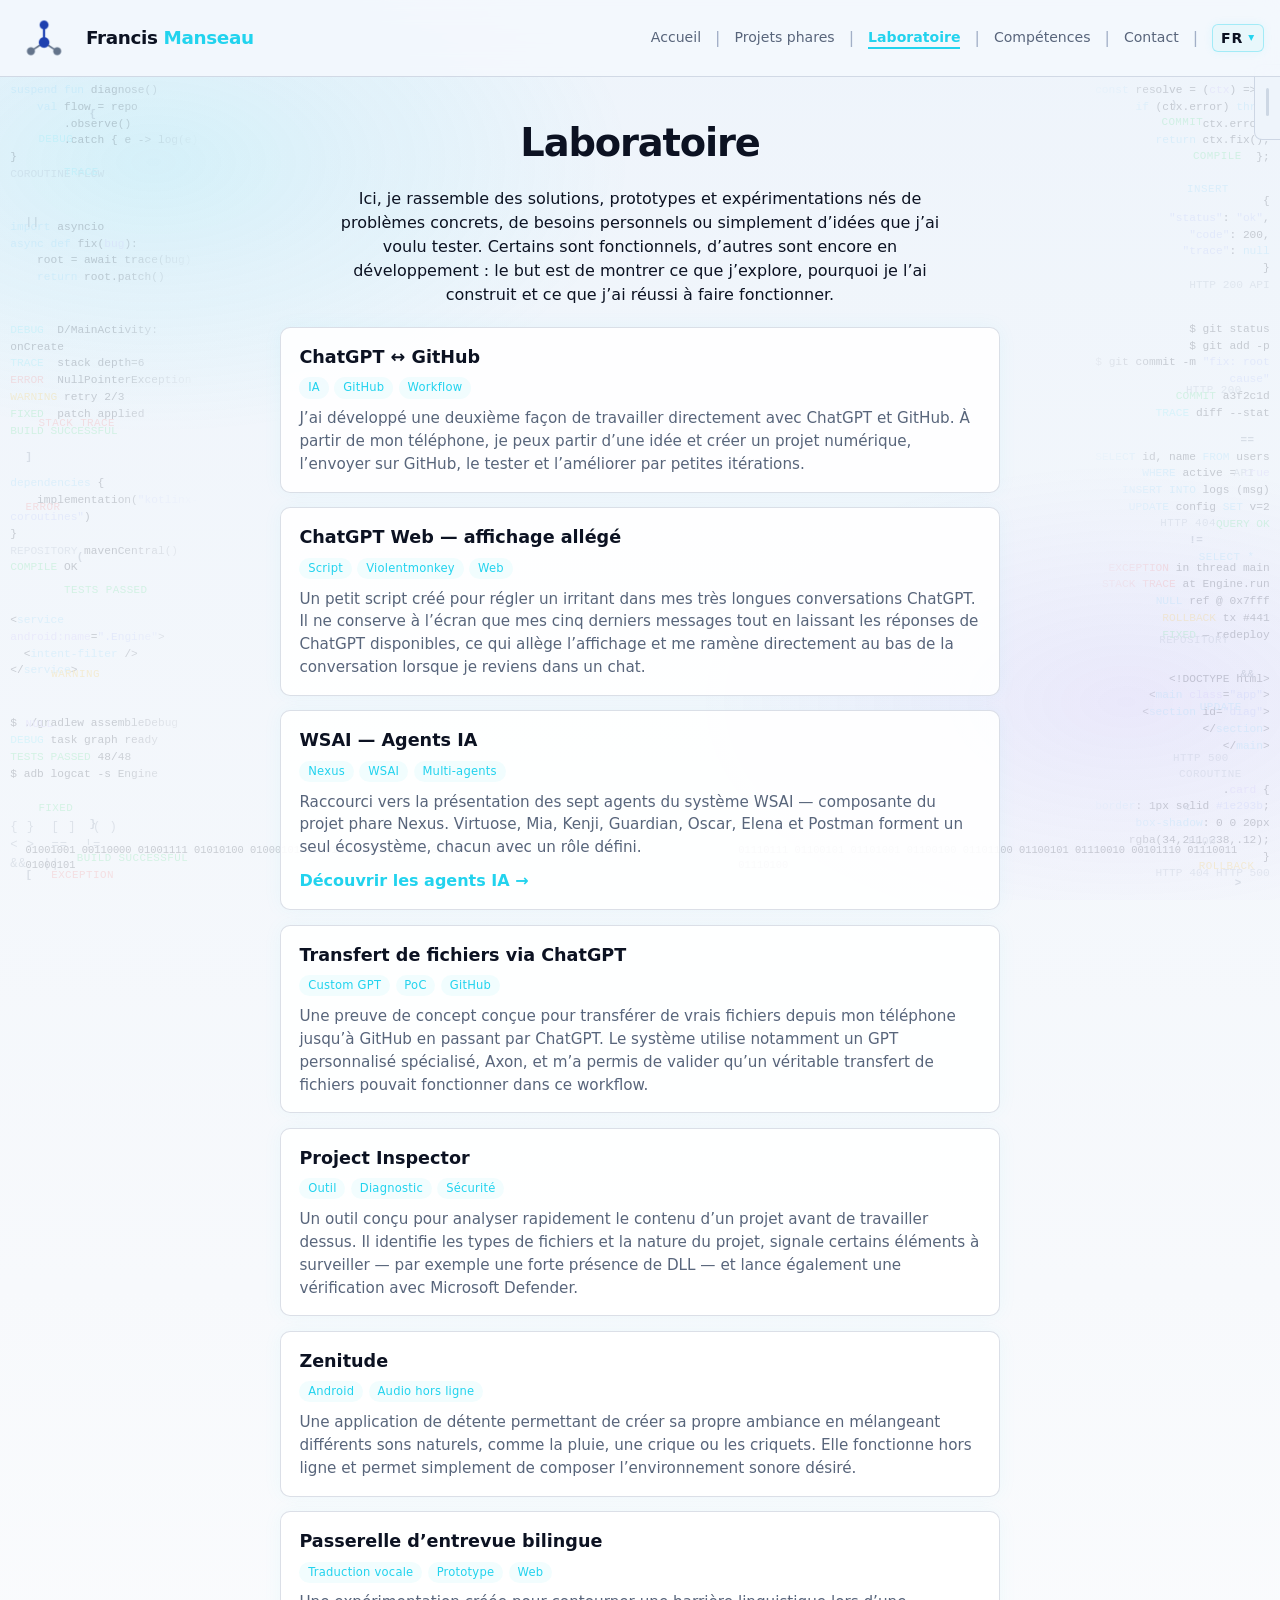
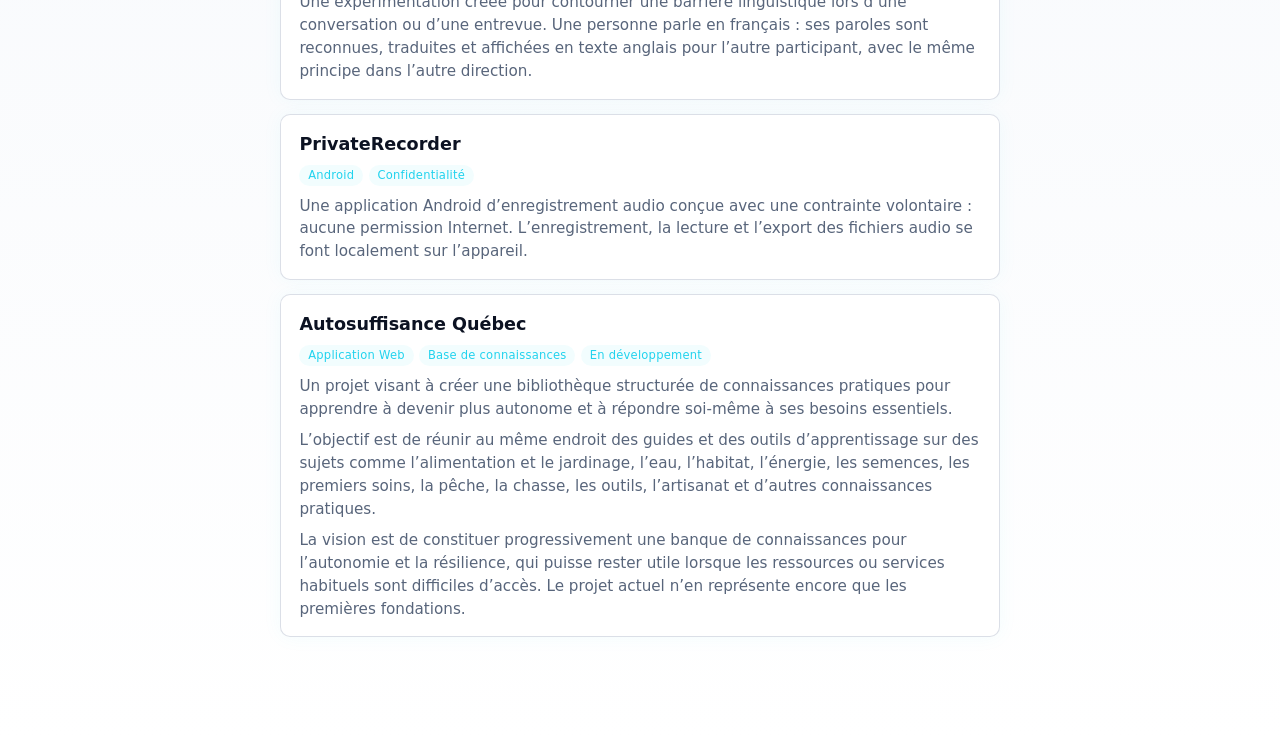
<file: laboratoire/index.html>
<!DOCTYPE html>
<html lang="fr">
<head>
    <meta charset="UTF-8">
    <meta name="viewport" content="width=device-width, initial-scale=1.0">
    <meta name="theme-color" content="#0a0e1a">
    <meta name="color-scheme" content="light dark">
    <meta name="description" content="Laboratoire — solutions, prototypes et expérimentations de Francis Manseau nés de problèmes concrets et d’idées à tester.">
    <title>Laboratoire | Francis Manseau</title>
    <link rel="icon" href="../assets/brand/favicon.svg" type="image/svg+xml">
    <link rel="icon" href="../assets/brand/favicon/favicon-32.png" type="image/png" sizes="32x32">
    <link rel="icon" href="../assets/brand/favicon/favicon-16.png" type="image/png" sizes="16x16">
    <link rel="shortcut icon" href="../assets/logo/favicon.png" type="image/png">
    <script src="../js/theme.js"></script>
    <link rel="stylesheet" href="../css/site.css?v=13">
    <link rel="stylesheet" href="../css/themes.css?v=13">
    <link rel="stylesheet" href="../css/layout.css?v=13">
    <link rel="stylesheet" href="../css/interactive.css?v=13">
    <link rel="stylesheet" href="../css/mobile-readability.css?v=13">
    <link rel="stylesheet" href="../css/laboratoire.css?v=3">
    <link rel="stylesheet" href="../css/agents-ia.css?v=1">
</head>
<body class="page-lab" data-nav-root="../" data-nav-active="lab">
    <script src="../js/site-bg.js"></script>

    <header class="site-header">
        <div class="header-top">
            <div class="header-brand">
                <a href="../index.html" class="logo-link">
                    <img src="../assets/logo/logo-nav.png" alt="" class="logo-icon" width="56" height="56">
                    <span class="logo-text">Francis <span>Manseau</span></span>
                </a>
            </div>
            <nav class="main-nav" id="mainNav" aria-label="Navigation principale"></nav>
            <script src="../js/site-nav.js?v=9"></script>
            <span class="lang-status" id="langStatus" data-translate>Traduction…</span>
            <nav class="lang-switcher" id="langFlags" aria-label="Choisir la langue">
                <button type="button" class="lang-btn" data-lang="en">EN</button>
                <span class="lang-sep" aria-hidden="true">|</span>
                <button type="button" class="lang-btn active" data-lang="fr">FR</button>
                <span class="lang-sep" aria-hidden="true">|</span>
                <button type="button" class="lang-btn" data-lang="de">DE</button>
                <span class="lang-sep" aria-hidden="true">|</span>
                <button type="button" class="lang-btn" data-lang="es">ES</button>
                <span class="lang-sep" aria-hidden="true">|</span>
                <button type="button" class="lang-btn" data-lang="it">IT</button>
                <span class="lang-sep" aria-hidden="true">|</span>
                <button type="button" class="lang-btn" data-lang="zh-CN">ZH</button>
                <span class="lang-sep" aria-hidden="true">|</span>
                <button type="button" class="lang-btn" data-lang="ja">JA</button>
                <span class="lang-sep" aria-hidden="true">|</span>
                <button type="button" class="lang-btn" data-lang="pt">PT</button>
            </nav>
            <script src="../js/lang-ui.js"></script>
            <button type="button" class="nav-toggle" id="navToggle" aria-label="Menu" aria-expanded="false">☰</button>
        </div>
    </header>

    <main>
        <header class="page-intro">
            <h1 data-translate>Laboratoire</h1>
            <p class="page-intro__lead" data-translate>Ici, je rassemble des solutions, prototypes et expérimentations nés de problèmes concrets, de besoins personnels ou simplement d’idées que j’ai voulu tester. Certains sont fonctionnels, d’autres sont encore en développement : le but est de montrer ce que j’explore, pourquoi je l’ai construit et ce que j’ai réussi à faire fonctionner.</p>
        </header>

        <section class="lab-list" aria-label="Expérimentations du laboratoire">
            <article class="lab-card">
                <div class="lab-card__top">
                    <h2 class="lab-card__title">ChatGPT ↔ GitHub</h2>
                </div>
                <p class="lab-card__badges" aria-label="Étiquettes">
                    <span class="lab-badge" data-translate>IA</span>
                    <span class="lab-badge" data-translate>GitHub</span>
                    <span class="lab-badge" data-translate>Workflow</span>
                </p>
                <p class="lab-card__desc" data-translate>J’ai développé une deuxième façon de travailler directement avec ChatGPT et GitHub. À partir de mon téléphone, je peux partir d’une idée et créer un projet numérique, l’envoyer sur GitHub, le tester et l’améliorer par petites itérations.</p>
            </article>

            <article class="lab-card">
                <div class="lab-card__top">
                    <h2 class="lab-card__title">ChatGPT Web — affichage allégé</h2>
                </div>
                <p class="lab-card__badges" aria-label="Étiquettes">
                    <span class="lab-badge" data-translate>Script</span>
                    <span class="lab-badge" data-translate>Violentmonkey</span>
                    <span class="lab-badge" data-translate>Web</span>
                </p>
                <p class="lab-card__desc" data-translate>Un petit script créé pour régler un irritant dans mes très longues conversations ChatGPT. Il ne conserve à l’écran que mes cinq derniers messages tout en laissant les réponses de ChatGPT disponibles, ce qui allège l’affichage et me ramène directement au bas de la conversation lorsque je reviens dans un chat.</p>
            </article>

            <article class="lab-card">
                <div class="lab-card__top">
                    <h2 class="lab-card__title">WSAI — Agents IA</h2>
                </div>
                <p class="lab-card__badges" aria-label="Étiquettes">
                    <span class="lab-badge" data-translate>Nexus</span>
                    <span class="lab-badge" data-translate>WSAI</span>
                    <span class="lab-badge" data-translate>Multi-agents</span>
                </p>
                <p class="lab-card__desc" data-translate>Raccourci vers la présentation des sept agents du système WSAI — composante du projet phare Nexus. Virtuose, Mia, Kenji, Guardian, Oscar, Elena et Postman forment un seul écosystème, chacun avec un rôle défini.</p>
                <p class="lab-card__link"><a href="../projects/nexus/agents-ia/index.html" data-translate>Découvrir les agents IA →</a></p>
            </article>

            <article class="lab-card">
                <div class="lab-card__top">
                    <h2 class="lab-card__title">Transfert de fichiers via ChatGPT</h2>
                </div>
                <p class="lab-card__badges" aria-label="Étiquettes">
                    <span class="lab-badge" data-translate>Custom GPT</span>
                    <span class="lab-badge" data-translate>PoC</span>
                    <span class="lab-badge" data-translate>GitHub</span>
                </p>
                <p class="lab-card__desc" data-translate>Une preuve de concept conçue pour transférer de vrais fichiers depuis mon téléphone jusqu’à GitHub en passant par ChatGPT. Le système utilise notamment un GPT personnalisé spécialisé, Axon, et m’a permis de valider qu’un véritable transfert de fichiers pouvait fonctionner dans ce workflow.</p>
            </article>

            <article class="lab-card">
                <div class="lab-card__top">
                    <h2 class="lab-card__title">Project Inspector</h2>
                </div>
                <p class="lab-card__badges" aria-label="Étiquettes">
                    <span class="lab-badge" data-translate>Outil</span>
                    <span class="lab-badge" data-translate>Diagnostic</span>
                    <span class="lab-badge" data-translate>Sécurité</span>
                </p>
                <p class="lab-card__desc" data-translate>Un outil conçu pour analyser rapidement le contenu d’un projet avant de travailler dessus. Il identifie les types de fichiers et la nature du projet, signale certains éléments à surveiller — par exemple une forte présence de DLL — et lance également une vérification avec Microsoft Defender.</p>
            </article>

            <article class="lab-card">
                <div class="lab-card__top">
                    <h2 class="lab-card__title">Zenitude</h2>
                </div>
                <p class="lab-card__badges" aria-label="Étiquettes">
                    <span class="lab-badge" data-translate>Android</span>
                    <span class="lab-badge" data-translate>Audio hors ligne</span>
                </p>
                <p class="lab-card__desc" data-translate>Une application de détente permettant de créer sa propre ambiance en mélangeant différents sons naturels, comme la pluie, une crique ou les criquets. Elle fonctionne hors ligne et permet simplement de composer l’environnement sonore désiré.</p>
            </article>

            <article class="lab-card">
                <div class="lab-card__top">
                    <h2 class="lab-card__title">Passerelle d’entrevue bilingue</h2>
                </div>
                <p class="lab-card__badges" aria-label="Étiquettes">
                    <span class="lab-badge" data-translate>Traduction vocale</span>
                    <span class="lab-badge" data-translate>Prototype</span>
                    <span class="lab-badge" data-translate>Web</span>
                </p>
                <p class="lab-card__desc" data-translate>Une expérimentation créée pour contourner une barrière linguistique lors d’une conversation ou d’une entrevue. Une personne parle en français : ses paroles sont reconnues, traduites et affichées en texte anglais pour l’autre participant, avec le même principe dans l’autre direction.</p>
            </article>

            <article class="lab-card">
                <div class="lab-card__top">
                    <h2 class="lab-card__title">PrivateRecorder</h2>
                </div>
                <p class="lab-card__badges" aria-label="Étiquettes">
                    <span class="lab-badge" data-translate>Android</span>
                    <span class="lab-badge" data-translate>Confidentialité</span>
                </p>
                <p class="lab-card__desc" data-translate>Une application Android d’enregistrement audio conçue avec une contrainte volontaire : aucune permission Internet. L’enregistrement, la lecture et l’export des fichiers audio se font localement sur l’appareil.</p>
            </article>

            <article class="lab-card">
                <div class="lab-card__top">
                    <h2 class="lab-card__title">Autosuffisance Québec</h2>
                </div>
                <p class="lab-card__badges" aria-label="Étiquettes">
                    <span class="lab-badge" data-translate>Application Web</span>
                    <span class="lab-badge" data-translate>Base de connaissances</span>
                    <span class="lab-badge" data-translate>En développement</span>
                </p>
                <p class="lab-card__desc" data-translate>Un projet visant à créer une bibliothèque structurée de connaissances pratiques pour apprendre à devenir plus autonome et à répondre soi-même à ses besoins essentiels.</p>
                <p class="lab-card__desc" data-translate>L’objectif est de réunir au même endroit des guides et des outils d’apprentissage sur des sujets comme l’alimentation et le jardinage, l’eau, l’habitat, l’énergie, les semences, les premiers soins, la pêche, la chasse, les outils, l’artisanat et d’autres connaissances pratiques.</p>
                <p class="lab-card__desc" data-translate>La vision est de constituer progressivement une banque de connaissances pour l’autonomie et la résilience, qui puisse rester utile lorsque les ressources ou services habituels sont difficiles d’accès. Le projet actuel n’en représente encore que les premières fondations.</p>
            </article>
        </section>
    </main>

    <script src="../js/nav.js"></script>
    <script src="../js/mobile-nav.js"></script>
    <script src="../js/portrait-lock.js"></script>
    <script src="../js/back-to-top.js"></script>
    <script src="../js/i18n.js?v=2"></script>
</body>
</html>
</file>
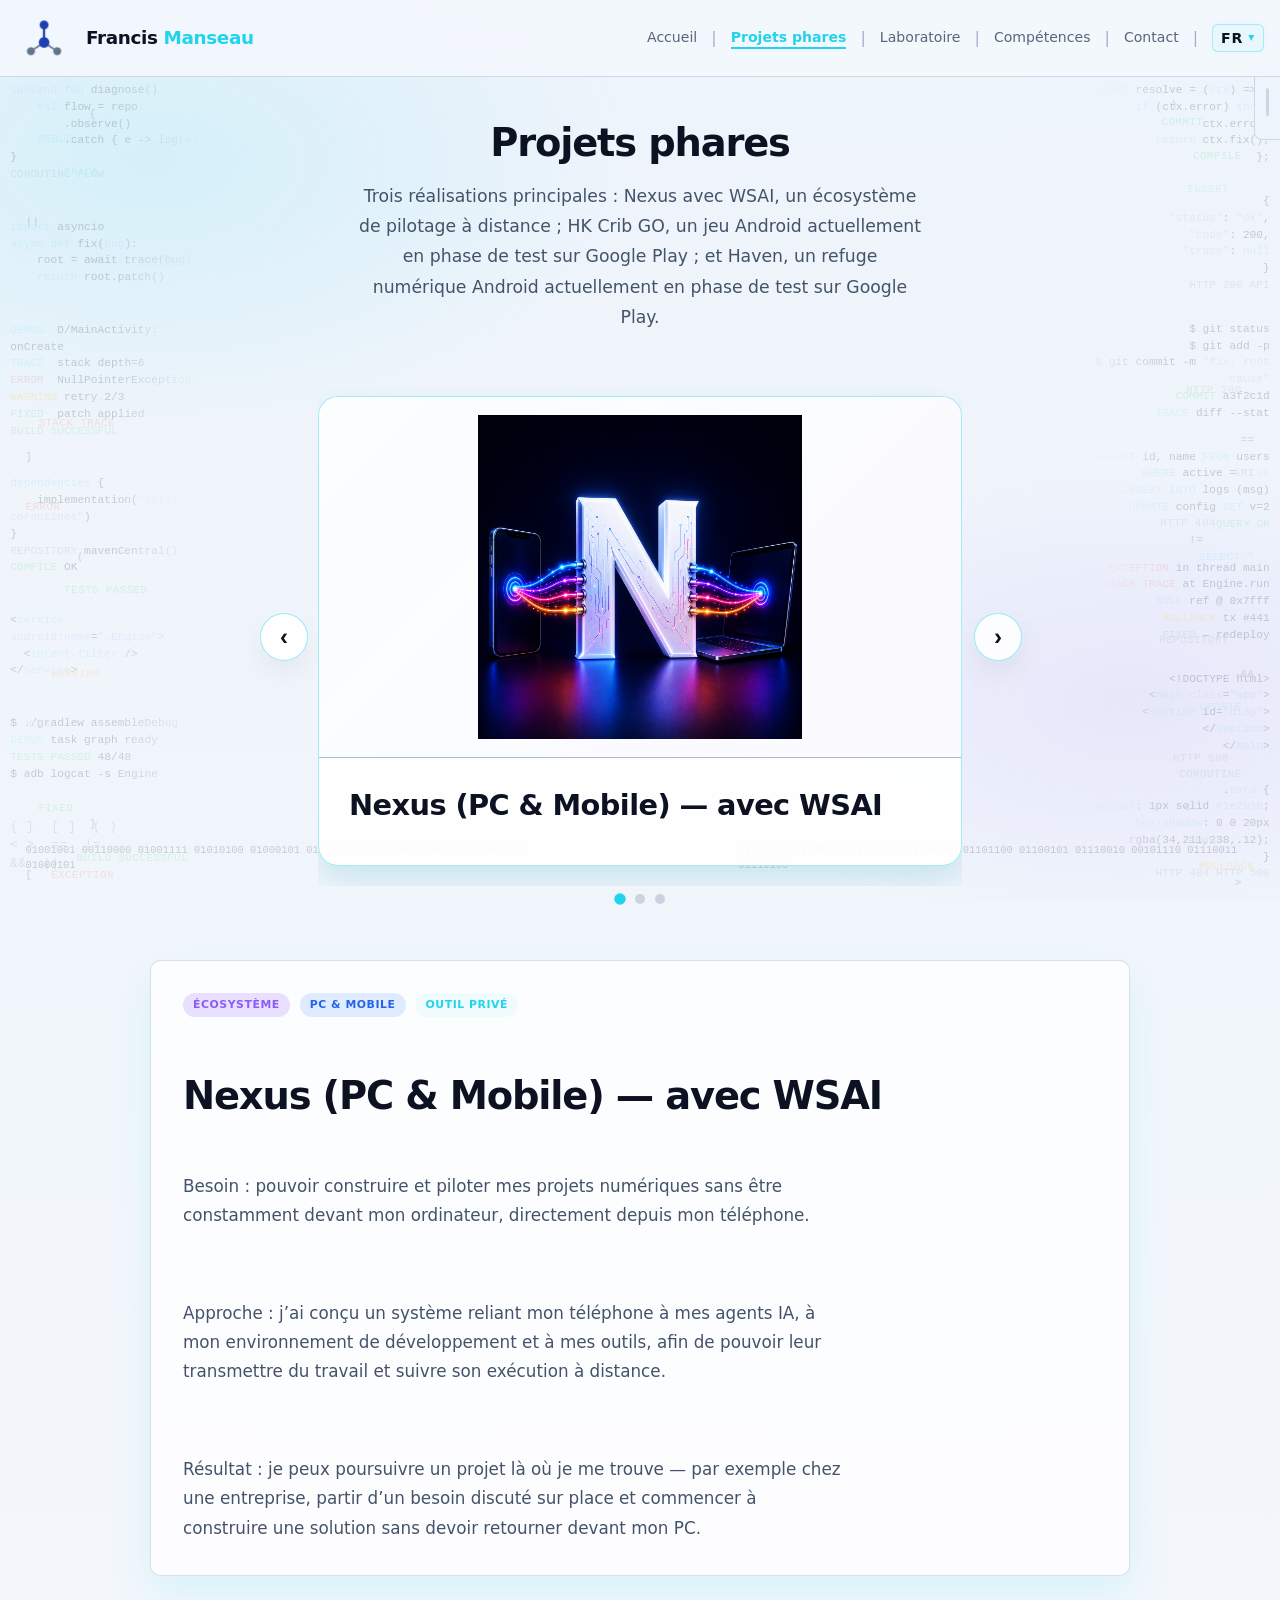
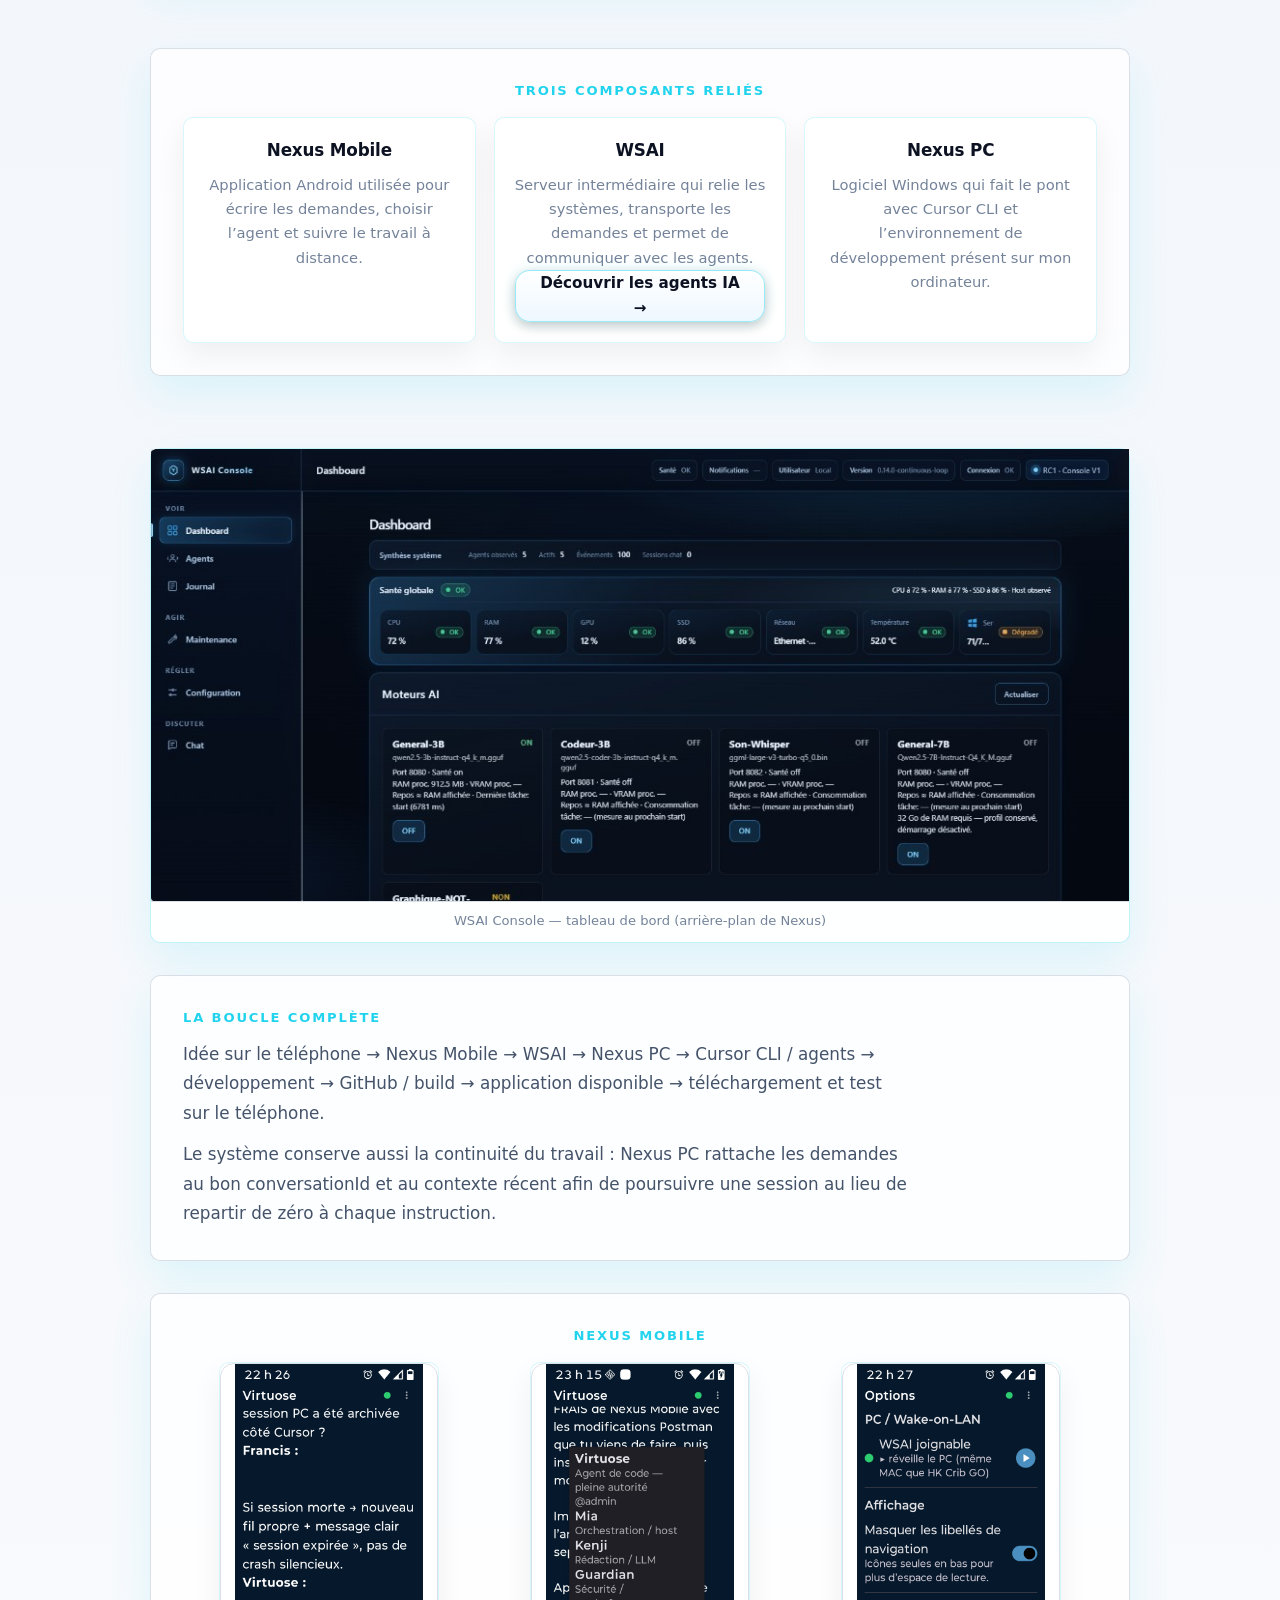
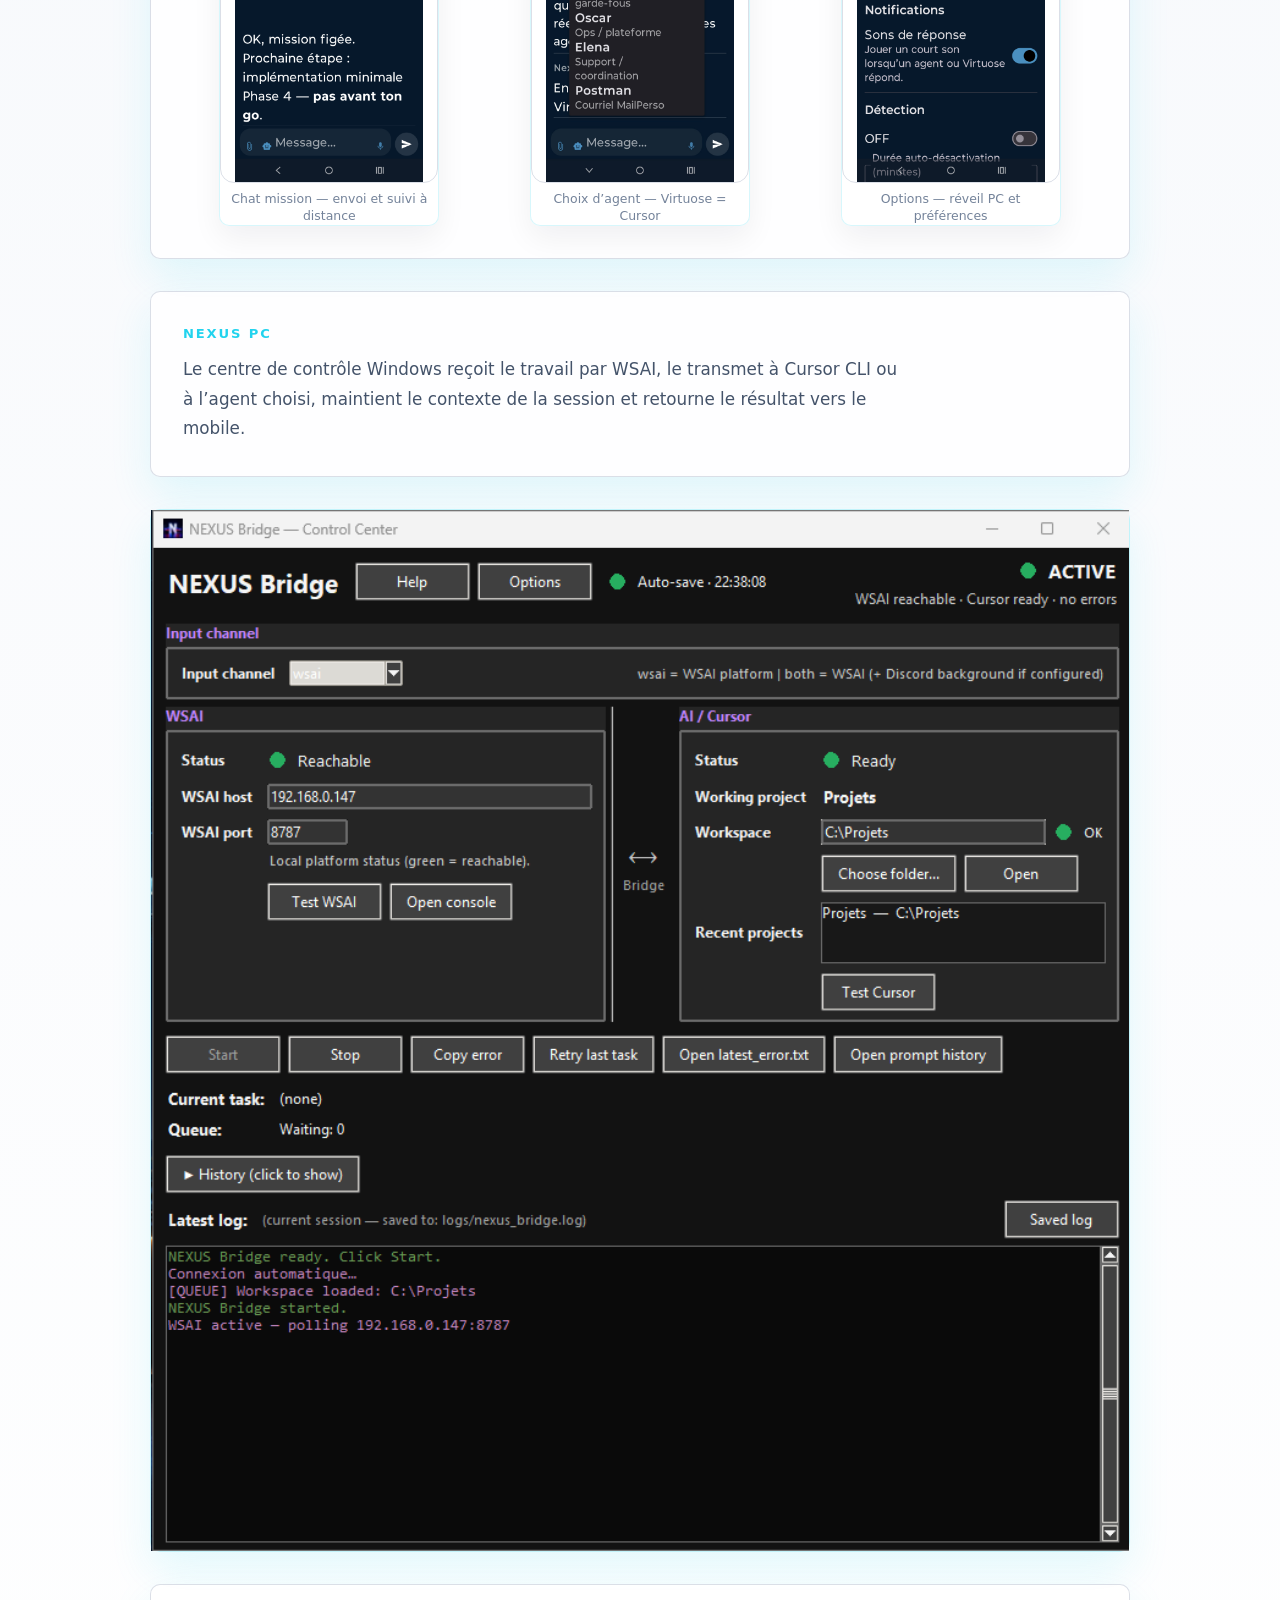
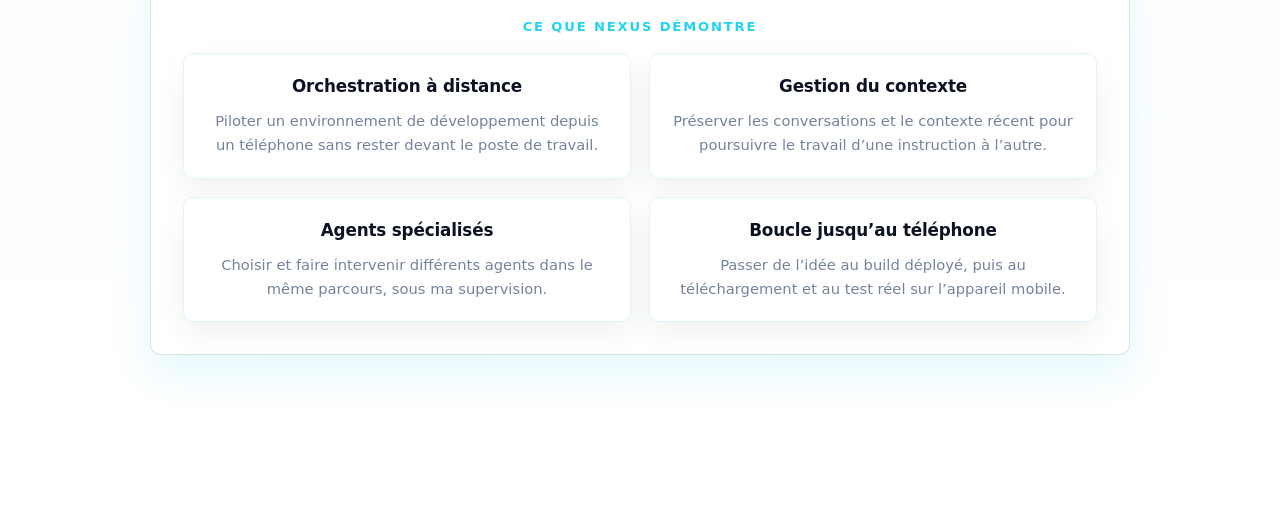
<file: projects/index.html>
<!DOCTYPE html>
<html lang="fr">
<head>
<meta charset="UTF-8">
<meta name="viewport" content="width=device-width, initial-scale=1.0">
<meta name="theme-color" content="#0a0e1a">
<meta name="color-scheme" content="light dark">
<meta name="description" content="Projets phares — Nexus / WSAI, HK Crib GO et Haven. Les trois principales preuves de travail de Francis Manseau.">
<title>Projets phares | Francis Manseau</title>
<link rel="icon" href="../assets/brand/favicon.svg" type="image/svg+xml">
    <link rel="icon" href="../assets/brand/favicon/favicon-32.png" type="image/png" sizes="32x32">
    <link rel="icon" href="../assets/brand/favicon/favicon-16.png" type="image/png" sizes="16x16">
    <link rel="shortcut icon" href="../assets/logo/favicon.png" type="image/png">
<script src="../js/theme.js"></script>
<link rel="stylesheet" href="../css/site.css?v=12">
<link rel="stylesheet" href="../css/themes.css?v=12">
<link rel="stylesheet" href="../css/layout.css?v=12">
<link rel="stylesheet" href="../css/interactive.css?v=12">
<link rel="stylesheet" href="../css/lab-studies.css?v=2">

<style>
:root {
    --card-width: 100%;
    --card-gap: 24px;
}

*, *::before, *::after { box-sizing: border-box; }

figure { margin: 0; }

body {
    margin: 0;
    min-height: 100vh;
    background: linear-gradient(180deg, var(--bg-top) 0%, var(--bg-deep) 55%, var(--bg-gradient-end) 100%);
    color: var(--text);
    font-family: var(--font);
    line-height: 1.5;
    overflow-x: hidden;
}

main.page-projects {
    max-width: min(1100px, 100%);
    margin: 0 auto;
    padding-bottom: clamp(48px, 8vw, 80px);
}

.page-projects .page-intro {
    width: min(760px, 92%);
    margin: 0 auto clamp(36px, 6vw, 56px);
    text-align: center;
}

.page-projects .page-intro h1 {
    margin: 0 0 14px;
}

.page-intro__lead {
    margin: 0;
    color: var(--lead-color);
    font-size: clamp(1rem, 2.4vw, 1.08rem);
    line-height: 1.75;
    max-width: 52ch;
    margin-inline: auto;
}

/* -- Carrousel portfolio -- */

.projects-showcase {
    width: min(760px, 92%);
    margin: 0 auto;
}

.showcase-carousel {
    display: grid;
    grid-template-columns: 46px minmax(0, 1fr) 46px;
    align-items: center;
    gap: 12px;
}

.showcase-viewport {
    width: 100%;
    overflow: hidden;
    padding: 8px 0 20px;
}

.showcase-track {
    display: flex;
    align-items: stretch;
    gap: var(--card-gap);
    will-change: transform;
    transition: transform 0.48s cubic-bezier(0.4, 0, 0.2, 1);
}

.project-card {
    flex: 0 0 var(--card-width);
    border-radius: 20px;
    border: 1px solid var(--border);
    background: var(--bg-card);
    box-shadow: var(--card-shadow, 0 10px 40px rgba(0, 0, 0, 0.18));
    overflow: hidden;
    opacity: 0.88;
    transform: scale(0.97);
    transition: opacity 0.38s ease, transform 0.38s ease, border-color 0.38s ease, box-shadow 0.38s ease;
}

.project-card.is-active {
    opacity: 1;
    transform: scale(1);
    border-color: rgba(34, 211, 238, 0.42);
    box-shadow: var(--card-shadow, 0 16px 48px rgba(0, 0, 0, 0.18)), var(--glow-cyan);
}

.project-card__media {
    aspect-ratio: 16 / 9;
    overflow: hidden;
    background: linear-gradient(135deg, rgba(34, 211, 238, 0.1), rgba(139, 92, 246, 0.14));
    border-bottom: 1px solid rgba(56, 80, 120, 0.35);
}

.project-card__media img {
    width: 100%;
    height: 100%;
    object-fit: cover;
    object-position: center;
    display: block;
}

.project-card__media--contain img {
    object-fit: contain;
    padding: 18px;
    background: var(--bg-surface);
    box-sizing: border-box;
}

.project-card__media--hk img {
    object-fit: contain;
    object-position: center;
    padding: 0;
    background: #0a1f14;
    box-sizing: border-box;
}

.project-card__body {
    display: flex;
    flex-direction: column;
    flex: 1;
    padding: clamp(22px, 4vw, 30px);
    text-align: left;
}

.project-card__title {
    margin: 0 0 12px;
    font-size: clamp(1.4rem, 3.5vw, 1.8rem);
    letter-spacing: -0.02em;
    line-height: 1.2;
}

.project-card__desc {
    margin: 0 0 20px;
    color: var(--lead-color);
    line-height: 1.72;
    font-size: clamp(0.96rem, 2.2vw, 1.04rem);
}

.project-card__tech-label {
    margin: 0 0 8px;
    font-size: 0.78rem;
    color: var(--text-muted, #94a3b8);
    line-height: 1.4;
}
.project-card__tech-list {
    display: flex;
    flex-wrap: wrap;
    gap: 8px;
}
.project-card__tech {
    display: flex;
    flex-direction: column;
    align-items: flex-start;
    gap: 0;
    margin-bottom: 22px;
}

.tech-tag {
    padding: 6px 12px;
    border-radius: 999px;
    font-size: 0.76rem;
    font-weight: 600;
    letter-spacing: 0.02em;
    background: rgba(59, 130, 246, 0.12);
    color: #93c5fd;
    border: 1px solid rgba(59, 130, 246, 0.28);
}

.tech-tag:nth-child(3n + 2) {
    background: rgba(139, 92, 246, 0.12);
    color: #c4b5fd;
    border-color: rgba(139, 92, 246, 0.28);
}

.tech-tag:nth-child(3n + 3) {
    background: rgba(34, 211, 238, 0.1);
    color: #67e8f9;
    border-color: rgba(34, 211, 238, 0.28);
}

.project-card__actions {
    margin-top: auto;
    display: flex;
    flex-wrap: wrap;
    align-items: center;
    gap: 12px;
}

.btn-learn-more {
    display: inline-flex;
    align-items: center;
    justify-content: center;
    min-height: 48px;
    padding: 0 22px;
    border-radius: var(--btn-radius);
    background: var(--btn-primary-bg);
    color: var(--text);
    text-decoration: none;
    font-weight: 600;
    font-size: 0.95rem;
    border: 1px solid var(--btn-primary-border);
    box-shadow: 0 0 16px rgba(34, 211, 238, 0.12), 0 4px 12px rgba(0, 0, 0, 0.22);
    cursor: pointer;
    transition: transform 0.18s ease, box-shadow 0.18s ease, border-color 0.18s ease;
}

.btn-learn-more:hover {
    border-color: rgba(34, 211, 238, 0.72);
    box-shadow: 0 0 22px rgba(34, 211, 238, 0.22);
    transform: translateY(-1px);
}

.project-download-cta {
    margin: 1.25rem 0 0;
}

.project-download-cta--after-intro {
    margin-top: clamp(1.35rem, 3vw, 1.75rem);
    padding-top: clamp(1rem, 2vw, 1.25rem);
    border-top: 1px solid var(--border);
}

.project-download-cta .btn-learn-more {
    text-decoration: none;
}

/* HK Crib GO : stack vertical — récit → captures larges → CTA */
.page-hero--hk > h1 {
    margin: 0 0 clamp(1rem, 2.5vw, 1.35rem);
}

.hk-intro-copy {
    margin-top: 0.35rem;
}

.hk-intro-copy .lead {
    max-width: 68ch;
}

.hk-intro-copy .lead:last-child {
    margin-bottom: 0;
}

.hk-intro-media {
    margin-top: clamp(1.35rem, 3vw, 1.85rem);
    min-width: 0;
    width: 100%;
}

.project-detail:has(.page-hero--hk) {
    width: min(1120px, 94%);
}

.features-section--prose .lead {
    max-width: 68ch;
}

.showcase-arrow {
    width: 48px;
    height: 48px;
    border: 1px solid var(--btn-primary-border);
    border-radius: 50%;
    background: var(--bg-card);
    color: var(--text);
    font-size: 24px;
    font-weight: 700;
    line-height: 1;
    cursor: pointer;
    display: flex;
    align-items: center;
    justify-content: center;
    box-shadow: var(--card-shadow, 0 0 14px rgba(34, 211, 238, 0.1));
    transition: transform 0.18s ease, box-shadow 0.18s ease, border-color 0.18s ease;
}

.showcase-arrow:hover {
    border-color: rgba(34, 211, 238, 0.62);
    box-shadow: 0 0 18px rgba(34, 211, 238, 0.24);
    transform: translateY(-1px) scale(1.04);
}

.showcase-dots {
    display: flex;
    justify-content: center;
    gap: 10px;
    margin-top: 8px;
}

.showcase-dot {
    width: 10px;
    height: 10px;
    padding: 0;
    border: 0;
    border-radius: 50%;
    background: rgba(148, 163, 184, 0.42);
    cursor: pointer;
    transition: background 0.2s ease, transform 0.2s ease;
}

.showcase-dot.is-active {
    background: var(--accent);
    transform: scale(1.15);
}

/* -- Détail projet -- */

.project-detail {
    width: min(980px, 94%);
    margin: clamp(40px, 7vw, 56px) auto 0;
    opacity: 1;
    transition: opacity 0.32s ease;
}

.project-detail[hidden] {
    display: none;
}

/* -- Information avant téléchargement d'un APK -- */

.apk-download-dialog {
    --apk-warning: #b77b00;
    --apk-warning: color-mix(in srgb, #e5a91a 72%, var(--text));
    width: min(520px, calc(100% - 32px));
    padding: 0;
    border: 1px solid color-mix(in srgb, var(--apk-warning) 62%, transparent);
    border-radius: 18px;
    background: var(--bg-card);
    color: var(--text);
    box-shadow: 0 24px 80px rgba(0, 0, 0, 0.42), 0 0 28px color-mix(in srgb, var(--apk-warning) 18%, transparent);
}

.apk-download-dialog::backdrop {
    background: rgba(2, 6, 18, 0.76);
    backdrop-filter: blur(5px);
}

.apk-download-dialog__content {
    position: relative;
    padding: clamp(24px, 5vw, 34px);
    text-align: left;
}

.apk-download-dialog__close {
    position: absolute;
    top: 12px;
    right: 14px;
    width: 36px;
    height: 36px;
    padding: 0;
    border: 0;
    border-radius: 50%;
    background: transparent;
    color: var(--text-muted);
    font-size: 26px;
    line-height: 1;
    cursor: pointer;
}

.apk-download-dialog__close:hover {
    background: rgba(148, 163, 184, 0.12);
    color: var(--text);
}

.apk-download-dialog__eyebrow {
    margin: 0 42px 8px 0;
    color: var(--apk-warning);
    font-size: 0.78rem;
    font-weight: 700;
    letter-spacing: 0.1em;
    text-transform: uppercase;
}

.apk-download-dialog h2 {
    margin: 0 42px 16px 0;
    font-size: clamp(1.35rem, 4vw, 1.7rem);
    line-height: 1.25;
}

.apk-download-dialog p {
    margin: 0 0 14px;
    color: var(--lead-color);
    line-height: 1.68;
}

.apk-download-dialog__note {
    padding: 12px 14px;
    border-left: 3px solid var(--apk-warning);
    border-radius: 8px;
    background: color-mix(in srgb, var(--apk-warning) 11%, transparent);
    color: var(--apk-warning) !important;
    font-weight: 650;
}

.apk-download-dialog__actions {
    display: flex;
    flex-wrap: wrap;
    justify-content: flex-end;
    gap: 10px;
    margin-top: 22px;
}

.apk-download-dialog__cancel,
.apk-download-dialog__continue {
    min-height: 44px;
    padding: 10px 18px;
    border-radius: 12px;
    font: inherit;
    font-weight: 700;
    cursor: pointer;
}

.apk-download-dialog__cancel {
    border: 1px solid var(--border);
    background: transparent;
    color: var(--text);
}

.apk-download-dialog__continue {
    border: 1px solid var(--btn-primary-border);
    background: var(--btn-primary-bg);
    color: var(--btn-primary-color);
    text-decoration: none;
}

.page-hero,
.features-section,
.screenshots-section {
    margin-top: 32px;
    padding: 32px;
    border-radius: var(--radius);
    background: var(--bg-surface);
    border: 1px solid var(--border);
    box-shadow: var(--glow-cyan);
}

/* Détail projet : stack vertical (pas la grille 2 col. héritée de layout.css) */
.project-detail .page-hero {
    grid-template-columns: 1fr;
    align-items: start;
}

.project-detail .page-hero > * {
    grid-column: 1;
}

.badge {
    display: inline-block;
    margin-bottom: 14px;
    padding: 5px 12px;
    border-radius: 999px;
    font-size: .78rem;
    font-weight: 700;
    text-transform: uppercase;
    letter-spacing: .05em;
}

.project-card-badges {
    display: flex;
    flex-wrap: wrap;
    gap: 10px;
    margin-bottom: 16px;
}

.project-card-badges .badge { margin-bottom: 0; font-size: 0.68rem; padding: 4px 10px; }

.badge-cat-type { background: rgba(139, 92, 246, 0.18); color: var(--accent-violet); }
.badge-cat-platform { background: rgba(59, 130, 246, 0.15); color: var(--badge-tool); }
.badge-available { background: var(--accent-soft); color: var(--accent); }
.badge-soon { background: rgba(100, 116, 139, 0.2); color: var(--badge-soon); }
.badge-dev { background: rgba(201, 162, 39, 0.18); color: #c9a227; }

.features-title,
.screenshots-title {
    margin: 0 0 16px;
    color: var(--accent);
    text-transform: uppercase;
    letter-spacing: .14em;
    font-size: .82rem;
}

.lead {
    margin: 0 0 16px;
    color: var(--lead-color);
    line-height: 1.75;
    font-size: 1.05rem;
}

.lead:last-child { margin-bottom: 0; }

.features-grid {
    display: grid;
    grid-template-columns: repeat(3, 1fr);
    gap: 18px;
}

.feature-card {
    padding: 20px;
    border-radius: var(--radius);
    background: var(--bg-card);
    border: 1px solid var(--border);
    box-shadow: 0 0 24px rgba(139, 92, 246, 0.06);
}

.feature-card h3 { margin: 0 0 10px; }
.feature-card p { margin: 0; color: var(--text-muted-soft); line-height: 1.65; }

.features-grid .feature-card:nth-child(3n + 1) { border-color: rgba(139, 92, 246, 0.28); box-shadow: var(--glow-violet); }
.features-grid .feature-card:nth-child(3n + 2) { border-color: rgba(59, 130, 246, 0.28); box-shadow: var(--glow-blue); }
.features-grid .feature-card:nth-child(3n + 3) { border-color: rgba(34, 211, 238, 0.28); box-shadow: var(--glow-cyan); }

.screenshots-grid {
    display: grid;
    grid-template-columns: repeat(2, minmax(0, 1fr));
    gap: clamp(12px, 2vw, 18px);
    align-items: start;
    justify-items: center;
}

/* 3 ou 6 photos → 3 colonnes ; 2 ou 4 → 2 colonnes (défaut) */
.screenshots-grid:has(> :nth-child(3):last-child),
.screenshots-grid:has(> :nth-child(5):last-child),
.screenshots-grid:has(> :nth-child(6):last-child) {
    grid-template-columns: repeat(3, minmax(0, 1fr));
}

.screenshot-card {
    margin: 0;
    width: 100%;
    max-width: 220px;
}

.screenshot-card--landscape {
    max-width: min(100%, 420px);
}

.screenshot-card--portrait {
    max-width: 220px;
}

.screenshot-card img {
    width: 100%;
    height: auto;
    max-height: 420px;
    object-fit: contain;
    display: block;
    margin: 0 auto;
    border-radius: 14px;
    border: 1px solid var(--border);
}

.screenshot-card--landscape img {
    max-height: 240px;
}

.screenshot-card--portrait img {
    max-height: 420px;
    /* garde la page Support en portrait, sans rotation */
    transform: none;
}

/* HK : 2 paysages empilés + Support portrait — pleine largeur sous le texte */
.screenshots-grid--hk {
    --hk-gap: clamp(12px, 2vw, 16px);
    display: grid;
    grid-template-columns: minmax(0, 1fr);
    align-items: start;
    justify-items: stretch;
    width: 100%;
    max-width: none;
    margin-inline: 0;
    gap: clamp(14px, 2.5vw, 22px);
}

.screenshots-stack {
    display: flex;
    flex-direction: column;
    gap: var(--hk-gap);
    min-width: 0;
}

.screenshots-grid--hk .screenshot-card--landscape {
    max-width: none;
    width: 100%;
}

.screenshots-grid--hk .screenshot-card--landscape img {
    max-height: none;
    width: 100%;
    height: auto;
    object-fit: contain;
}

.screenshots-grid--hk .screenshot-card--portrait {
    max-width: min(100%, 280px);
    width: 100%;
    justify-self: center;
}

.screenshots-grid--hk .screenshot-card--portrait img {
    max-height: none;
    width: 100%;
    height: auto;
    object-fit: contain;
}

.screenshots-grid--hk .screenshot-card figcaption {
    font-size: 0.78rem;
}

/* Desktop : Support = hauteur des 2 paysages + gap (échelle cohérente) */
@media (min-width: 721px) {
    .screenshots-grid--hk {
        grid-template-columns: minmax(0, 1fr) minmax(0, 30%);
        grid-template-rows: auto auto auto auto;
        column-gap: clamp(14px, 2.5vw, 22px);
        row-gap: var(--hk-gap);
        align-items: stretch;
    }

    .screenshots-stack,
    .screenshots-stack .screenshot-card--landscape {
        display: contents;
    }

    .screenshots-stack .screenshot-card--landscape:nth-child(1) img {
        grid-column: 1;
        grid-row: 1;
        width: 100%;
        height: auto;
    }

    .screenshots-stack .screenshot-card--landscape:nth-child(2) img {
        grid-column: 1;
        grid-row: 2;
        width: 100%;
        height: auto;
    }

    .screenshots-stack .screenshot-card--landscape:nth-child(1) figcaption {
        grid-column: 1;
        grid-row: 3;
    }

    .screenshots-stack .screenshot-card--landscape:nth-child(2) figcaption {
        grid-column: 1;
        grid-row: 4;
    }

    .screenshots-grid--hk > .screenshot-card--portrait {
        grid-column: 2;
        grid-row: 1 / 3;
        position: relative;
        align-self: stretch;
        justify-self: stretch;
        box-sizing: border-box;
        width: 100%;
        max-width: none;
        height: auto;
        min-width: 0;
        min-height: 0;
        margin: 0;
    }

    .screenshots-grid--hk > .screenshot-card--portrait img {
        position: absolute;
        top: 0;
        left: 50%;
        transform: translateX(-50%);
        box-sizing: border-box;
        width: auto;
        height: 100%;
        max-width: 100%;
        object-fit: contain;
        object-position: center top;
    }

    .screenshots-grid--hk > .screenshot-card--portrait figcaption {
        position: absolute;
        left: 50%;
        top: 100%;
        transform: translateX(-50%);
        width: max-content;
        max-width: 14rem;
        box-sizing: border-box;
    }
}

@media (max-width: 720px) {
    .screenshots-grid--hk {
        grid-template-columns: 1fr;
        justify-items: stretch;
        width: 100%;
    }

    .screenshots-stack {
        width: 100%;
    }

    /* Paysages : pleine largeur, plus de plafond bas */
    .screenshots-grid--hk .screenshot-card,
    .screenshots-grid--hk .screenshot-card--landscape {
        max-width: 100%;
        width: 100%;
    }

    .screenshots-grid--hk .screenshot-card--landscape img {
        width: 100%;
        max-height: none;
        height: auto;
        object-fit: contain;
    }

    /* Support : même échelle pixels que les paysages (460/1024), pas un zoom géant */
    .screenshots-grid--hk .screenshot-card--portrait {
        justify-self: center;
        width: calc(100% * 460 / 1024);
        max-width: calc(100% * 460 / 1024);
    }

    .screenshots-grid--hk .screenshot-card--portrait img {
        width: 100%;
        max-height: none;
        height: auto;
        object-fit: contain;
    }
}

.screenshot-card figcaption {
    padding: 8px 6px 0;
    font-size: 0.78rem;
    color: var(--text-muted-soft);
    text-align: center;
    line-height: 1.35;
}

@media (max-width: 640px) {
    .screenshots-grid:not(.screenshots-grid--hk),
    .screenshots-grid:not(.screenshots-grid--hk):has(> :nth-child(3):last-child),
    .screenshots-grid:not(.screenshots-grid--hk):has(> :nth-child(5):last-child),
    .screenshots-grid:not(.screenshots-grid--hk):has(> :nth-child(6):last-child) {
        grid-template-columns: repeat(2, minmax(0, 1fr));
    }
    .screenshots-grid:not(.screenshots-grid--hk) .screenshot-card { max-width: 160px; }
    .screenshots-grid:not(.screenshots-grid--hk) .screenshot-card img { max-height: 320px; }
}

.hero-app-shot {
    margin: 0 auto clamp(32px, 6vw, 48px);
    max-width: 240px;
    border: 1px solid rgba(34, 211, 238, 0.28);
    border-radius: var(--radius);
    overflow: hidden;
    box-shadow: var(--glow-cyan);
    background: var(--bg-card);
}

.hero-app-shot img { display: block; width: 100%; height: auto; }

.hero-pc-shot {
    margin: 0 0 clamp(20px, 4vw, 28px);
    max-width: 100%;
    border: 1px solid rgba(34, 211, 238, 0.28);
    border-radius: var(--radius);
    overflow: visible;
    box-shadow: var(--glow-cyan);
    background: var(--bg-card);
}

.hero-pc-shot img {
    display: block;
    width: 100%;
    height: auto;
    max-width: 100%;
    object-fit: contain;
}

.hero-pc-shot figcaption {
    padding: 10px 14px 12px;
    font-size: 0.82rem;
    color: var(--text-muted-soft);
    text-align: center;
    line-height: 1.4;
    border-top: 1px solid var(--border);
}

/* Nexus Mobile : 3 colonnes stables (évite le :has fragile) */
.screenshots-section .screenshots-grid:not(.screenshots-grid--hk) {
    grid-template-columns: repeat(3, minmax(0, 1fr));
    align-items: start;
    justify-items: center;
}

.screenshots-section .screenshot-card img {
    display: block;
    width: 100%;
    height: auto;
    max-height: 420px;
    object-fit: contain;
    opacity: 1;
}

.nexus-pc-explain {
    margin: 32px 0;
    padding: 32px;
    border-radius: var(--radius);
    background: var(--bg-surface);
    border: 1px solid var(--border);
    box-shadow: var(--glow-cyan);
}

.nexus-pc-explain h2 {
    margin: 0 0 12px;
    color: var(--accent);
    text-transform: uppercase;
    letter-spacing: .14em;
    font-size: .82rem;
}

.nexus-pc-explain .lead { margin-bottom: 12px; max-width: 68ch; }
.nexus-pc-explain .lead:last-child { margin-bottom: 0; }

/* Haven — aligné sur page-hero ; sous-titre conservé */
.page-hero > h1 {
    margin: 0 0 12px;
}

.haven-subtitle {
    margin: 0 0 20px;
    color: var(--accent);
    font-weight: 600;
    text-align: left;
}

.haven-shots {
    display: flex;
    flex-wrap: wrap;
    justify-content: center;
    gap: 12px;
    margin-top: clamp(20px, 3.5vw, 28px);
    margin-bottom: clamp(28px, 5vw, 40px);
}

.haven-shot {
    flex: 1 1 160px;
    max-width: 220px;
    margin: 0;
    background: var(--bg-card);
    border: 1px solid rgba(34, 211, 238, 0.28);
    border-radius: 12px;
    box-shadow: var(--glow-cyan);
    overflow: hidden;
    backdrop-filter: blur(8px);
    -webkit-backdrop-filter: blur(8px);
}

.haven-shot img {
    display: block;
    width: 100%;
    height: auto;
    border: 0;
    border-radius: 0;
    box-shadow: none;
}

.haven-shot figcaption {
    padding: 10px 12px 12px;
    font-size: 0.78rem;
    color: var(--text-muted-soft);
    text-align: center;
    line-height: 1.35;
    border-top: 1px solid var(--border);
    background: var(--bg-card);
}

/* Mobile : une colonne, largeur identique (évite la 3e plus large en flex wrap) */
@media (max-width: 720px) {
    .haven-shots {
        flex-direction: column;
        flex-wrap: nowrap;
        align-items: center;
        gap: 16px;
    }

    .haven-shot {
        flex: 0 0 auto;
        width: min(100%, 220px);
        max-width: 220px;
    }
}

.haven-benefits-grid,
.nexus-advantages-grid {
    grid-template-columns: repeat(2, minmax(0, 1fr));
}

.haven-challenges {
    margin-top: 32px;
    padding: 28px 32px;
    border-radius: var(--radius);
    background: var(--bg-surface);
    border: 1px solid var(--border);
    box-shadow: var(--glow-cyan);
}

.haven-challenges .features-title { margin-bottom: 12px; }

.haven-challenges__intro,
.haven-challenges__outro,
.haven-calendar-note p {
    margin: 0 0 14px;
    color: var(--lead-color);
    line-height: 1.7;
    font-size: 1rem;
    max-width: 68ch;
}

.haven-challenges__outro { margin-bottom: 0; margin-top: 16px; }

.haven-challenges__list {
    margin: 0;
    padding: 0 0 0 1.15em;
    color: var(--text-muted-soft);
    line-height: 1.75;
    max-width: 68ch;
}

.haven-challenges__list li { margin: 0 0 6px; }
.haven-challenges__list li:last-child { margin-bottom: 0; }

.haven-calendar-note {
    margin-top: 20px;
    padding: 18px 22px;
    border-radius: var(--radius);
    background: var(--bg-card);
    border: 1px solid var(--border);
    border-left: 3px solid rgba(34, 211, 238, 0.55);
}

.haven-calendar-note__label {
    display: inline-block;
    margin: 0 0 8px;
    padding: 3px 10px;
    border-radius: 999px;
    font-size: 0.68rem;
    font-weight: 700;
    letter-spacing: 0.05em;
    text-transform: uppercase;
    background: rgba(100, 116, 139, 0.2);
    color: var(--badge-soon);
}

.haven-calendar-note p:last-child { margin-bottom: 0; }

.hk-crib-go-legal-links {
    margin-top: 32px;
    padding-top: 24px;
    border-top: 1px solid var(--border);
}

.hk-crib-go-legal-links__list {
    margin: 0;
    padding: 0;
    list-style: none;
    display: flex;
    flex-wrap: wrap;
    gap: 10px 18px;
}

.hk-crib-go-legal-links__list a {
    color: var(--accent);
    text-decoration: none;
    font-weight: 500;
}

@media (max-width: 900px) {
    .features-grid { grid-template-columns: 1fr; }
    .haven-benefits-grid,
    .nexus-advantages-grid { grid-template-columns: 1fr; }
}

@media (max-width: 640px) {
    .showcase-carousel {
        grid-template-columns: 36px minmax(0, 1fr) 36px;
        gap: 8px;
    }

    .showcase-arrow {
        width: 36px;
        height: 36px;
        font-size: 20px;
    }

    .project-card {
        flex-basis: 100%;
    }

    .project-card:not(.is-active) {
        opacity: 0;
        pointer-events: none;
    }

    .page-hero,
    .features-section,
    .screenshots-section,
    .nexus-pc-explain,
    .haven-challenges {
        padding: clamp(18px, 4vw, 22px);
    }

    .haven-shots {
        margin-top: clamp(20px, 5vw, 28px);
    }
}
</style>
<link rel="stylesheet" href="../css/mobile-readability.css?v=9">
</head>

<body data-nav-root="../" data-nav-active="projects">
    <script src="../js/site-bg.js"></script>

    <header class="site-header">
        <div class="header-top">
            <div class="header-brand">
                <a href="../index.html" class="logo-link">
                    <img src="../assets/logo/logo-nav.png" alt="" class="logo-icon" width="56" height="56">
                    <span class="logo-text">Francis <span>Manseau</span></span>
                </a>
            </div>
            <nav class="main-nav" id="mainNav" aria-label="Navigation principale"></nav>
            <script src="../js/site-nav.js?v=9"></script>
            <span class="lang-status" id="langStatus" data-translate>Traduction…</span>
            <nav class="lang-switcher" id="langFlags" aria-label="Choisir la langue">
                <button type="button" class="lang-btn" data-lang="en">EN</button>
                <span class="lang-sep" aria-hidden="true">|</span>
                <button type="button" class="lang-btn active" data-lang="fr">FR</button>
                <span class="lang-sep" aria-hidden="true">|</span>
                <button type="button" class="lang-btn" data-lang="de">DE</button>
                <span class="lang-sep" aria-hidden="true">|</span>
                <button type="button" class="lang-btn" data-lang="es">ES</button>
                <span class="lang-sep" aria-hidden="true">|</span>
                <button type="button" class="lang-btn" data-lang="it">IT</button>
                <span class="lang-sep" aria-hidden="true">|</span>
                <button type="button" class="lang-btn" data-lang="zh-CN">ZH</button>
                <span class="lang-sep" aria-hidden="true">|</span>
                <button type="button" class="lang-btn" data-lang="ja">JA</button>
                <span class="lang-sep" aria-hidden="true">|</span>
                <button type="button" class="lang-btn" data-lang="pt">PT</button>
            </nav>
            <script src="../js/lang-ui.js"></script>
            <button type="button" class="nav-toggle" id="navToggle" aria-label="Menu" aria-expanded="false">&#9776;</button>
        </div>
    </header>

<main class="page-projects">
    <header class="page-intro">
        <h1 data-translate>Projets phares</h1>
        <p class="page-intro__lead" data-translate>Trois réalisations principales : Nexus avec WSAI, un écosystème de pilotage à distance ; HK Crib GO, un jeu Android actuellement en phase de test sur Google Play ; et Haven, un refuge numérique Android actuellement en phase de test sur Google Play.</p>
    </header>

    <section class="projects-showcase" id="projectsShowcase" aria-label="Projets phares">
        <div class="showcase-carousel">
            <button class="showcase-arrow" type="button" data-direction="-1" aria-label="Projet précédent">‹</button>

            <div class="showcase-viewport">
                <div class="showcase-track" id="showcaseTrack"></div>
            </div>

            <button class="showcase-arrow" type="button" data-direction="1" aria-label="Projet suivant">›</button>
        </div>

        <div class="showcase-dots" id="showcaseDots" role="tablist" aria-label="Navigation des projets phares"></div>
    </section>

    <section class="project-detail" id="projectDetail" hidden aria-live="polite"></section>
</main>

<dialog class="apk-download-dialog" id="apkDownloadDialog" aria-labelledby="apkDownloadTitle">
    <div class="apk-download-dialog__content">
        <button class="apk-download-dialog__close" id="apkDownloadClose" type="button" aria-label="Fermer">×</button>
        <p class="apk-download-dialog__eyebrow">⚠ À lire avant de continuer</p>
        <h2 id="apkDownloadTitle">Information avant le téléchargement</h2>
        <p>Cette application est distribuée directement par Francis Manseau, en dehors de Google Play. Android ou votre navigateur peut donc afficher un avertissement de sécurité.</p>
        <p class="apk-download-dialog__note">Cet avertissement ne signifie pas qu’un virus a été détecté. Il indique que l’APK provient d’une source externe à Google Play.</p>
        <p>Conservez Play Protect activé. Si vous le souhaitez, vous pouvez également faire analyser le fichier avec Windows Defender ou l’outil antivirus de votre choix avant l’installation.</p>
        <div class="apk-download-dialog__actions">
            <button class="apk-download-dialog__cancel" id="apkDownloadCancel" type="button">Annuler</button>
            <a class="apk-download-dialog__continue" id="apkDownloadContinue" href="#" target="_blank" rel="noopener noreferrer">Continuer le téléchargement</a>
        </div>
    </div>
</dialog>


<script src="../js/nav.js"></script>
<script src="../js/mobile-nav.js?v=16"></script>
<script src="../js/portrait-lock.js"></script>
<script src="../js/back-to-top.js"></script>
<script src="../js/i18n.js?v=2"></script>
<script>
const projects = [
{
        id: "nexus",
        title: "Nexus (PC & Mobile) — avec WSAI",
        image: "../assets/project-gallery/nexus-bridge.png",
        imageClass: "project-card__media--contain",
        alt: "Nexus — Mobile, WSAI et PC pour piloter Cursor CLI à distance",
        description: "Écosystème privé reliant Nexus Mobile, WSAI et Nexus PC pour piloter Cursor CLI et mes agents à distance, préserver le contexte de travail et fermer la boucle jusqu’au test sur téléphone.",
        technologies: ["Kotlin", "Python", "Android", "Windows", "REST", "Automatisation"],
        categories: ["systemes", "applications", "ia"],
        status: "en-developpement",
        statusLabel: "En développement",
        journalUrl: "../journals/nexus.html",
        template: `
            <section class="page-hero">
                <div class="project-card-badges" aria-label="Informations projet">
                    <span class="badge badge-cat-type" data-translate>Écosystème</span>
                    <span class="badge badge-cat-platform" data-translate>PC & Mobile</span>
                    <span class="badge badge-available" data-translate>Outil privé</span>
                </div>
                <h1>Nexus (PC & Mobile) — avec WSAI</h1>
                <p class="lead" data-translate><strong>Besoin :</strong> pouvoir construire et piloter mes projets numériques sans être constamment devant mon ordinateur, directement depuis mon téléphone.</p>
                <p class="lead" data-translate><strong>Approche :</strong> j’ai conçu un système reliant mon téléphone à mes agents IA, à mon environnement de développement et à mes outils, afin de pouvoir leur transmettre du travail et suivre son exécution à distance.</p>
                <p class="lead" data-translate><strong>Résultat :</strong> je peux poursuivre un projet là où je me trouve — par exemple chez une entreprise, partir d’un besoin discuté sur place et commencer à construire une solution sans devoir retourner devant mon PC.</p>
            </section>

            <section class="features-section">
                <h2 class="features-title" data-translate>Trois composants reliés</h2>
                <div class="features-grid">
                    <article class="feature-card">
                        <h3 data-translate>Nexus Mobile</h3>
                        <p data-translate>Application Android utilisée pour écrire les demandes, choisir l’agent et suivre le travail à distance.</p>
                    </article>
                    <article class="feature-card">
                        <h3 data-translate>WSAI</h3>
                        <p data-translate>Serveur intermédiaire qui relie les systèmes, transporte les demandes et permet de communiquer avec les agents.</p>
                        <p class="project-download-cta">
                            <a class="btn-learn-more" href="nexus/agents-ia/index.html" data-translate>Découvrir les agents IA →</a>
                        </p>
                    </article>
                    <article class="feature-card">
                        <h3 data-translate>Nexus PC</h3>
                        <p data-translate>Logiciel Windows qui fait le pont avec Cursor CLI et l’environnement de développement présent sur mon ordinateur.</p>
                    </article>
                </div>
            </section>

            <figure class="hero-pc-shot">
                <img src="../assets/projects/nexus/pc/wsai-console-dashboard.png" alt="WSAI Console — tableau de bord" width="1013" height="468" loading="eager" decoding="async">
                <figcaption data-translate>WSAI Console — tableau de bord (arrière-plan de Nexus)</figcaption>
            </figure>

            <section class="nexus-pc-explain">
                <h2 data-translate>La boucle complète</h2>
                <p class="lead" data-translate><strong>Idée sur le téléphone → Nexus Mobile → WSAI → Nexus PC → Cursor CLI / agents → développement → GitHub / build → application disponible → téléchargement et test sur le téléphone.</strong></p>
                <p class="lead" data-translate>Le système conserve aussi la continuité du travail : Nexus PC rattache les demandes au bon conversationId et au contexte récent afin de poursuivre une session au lieu de repartir de zéro à chaque instruction.</p>
            </section>

            <section class="screenshots-section">
                <h2 class="screenshots-title" data-translate>Nexus Mobile</h2>
                <div class="screenshots-grid">
                    <figure class="screenshot-card">
                        <img src="../assets/projects/nexus/mobile/04-chat-mission.png" alt="Nexus Mobile — chat mission et session Cursor" width="1220" height="2712" loading="eager" decoding="async">
                        <figcaption data-translate>Chat mission — envoi et suivi à distance</figcaption>
                    </figure>
                    <figure class="screenshot-card">
                        <img src="../assets/projects/nexus/mobile/02-agents.jpg" alt="Nexus Mobile — menu agents" width="1220" height="2712" loading="eager" decoding="async">
                        <figcaption data-translate>Choix d’agent — Virtuose = Cursor</figcaption>
                    </figure>
                    <figure class="screenshot-card">
                        <img src="../assets/projects/nexus/mobile/01-options.png" alt="Nexus Mobile — options et Wake-on-LAN" width="1220" height="2712" loading="eager" decoding="async">
                        <figcaption data-translate>Options — réveil PC et préférences</figcaption>
                    </figure>
                </div>
            </section>

            <section class="nexus-pc-explain">
                <h2 data-translate>Nexus PC</h2>
                <p class="lead" data-translate>Le centre de contrôle Windows reçoit le travail par WSAI, le transmet à Cursor CLI ou à l’agent choisi, maintient le contexte de la session et retourne le résultat vers le mobile.</p>
            </section>

            <figure class="hero-pc-shot">
                <img src="../assets/projects/nexus/pc/nexus-bridge-control-center.png" alt="Nexus PC — Control Center" width="800" height="852" loading="eager" decoding="async">
            </figure>

            <section class="features-section">
                <h2 class="features-title" data-translate>Ce que Nexus démontre</h2>
                <div class="features-grid nexus-advantages-grid">
                    <article class="feature-card">
                        <h3 data-translate>Orchestration à distance</h3>
                        <p data-translate>Piloter un environnement de développement depuis un téléphone sans rester devant le poste de travail.</p>
                    </article>
                    <article class="feature-card">
                        <h3 data-translate>Gestion du contexte</h3>
                        <p data-translate>Préserver les conversations et le contexte récent pour poursuivre le travail d’une instruction à l’autre.</p>
                    </article>
                    <article class="feature-card">
                        <h3 data-translate>Agents spécialisés</h3>
                        <p data-translate>Choisir et faire intervenir différents agents dans le même parcours, sous ma supervision.</p>
                    </article>
                    <article class="feature-card">
                        <h3 data-translate>Boucle jusqu’au téléphone</h3>
                        <p data-translate>Passer de l’idée au build déployé, puis au téléchargement et au test réel sur l’appareil mobile.</p>
                    </article>
                </div>
            </section>
        `
    },
{
        id: "hk-crib-go",
        title: "HK Crib GO",
        image: "../assets/projects/hk-crib-go/partie-en-cours.png",
        imageClass: "project-card__media--hk",
        alt: "HK Crib GO — jeu de cribbage Android",
        description: "HK Crib GO — Hong Kong Cribbage en version rapide : parties en rounds d’environ 5 minutes, cinq adversaires IA, six langues, pointage visuel, statistiques, récompenses et support technique intégré.",
        technologies: ["Kotlin", "Android", "JavaScript", "Gradle", "WebView", "IA"],
        downloadUrl: "https://github.com/francismanseau-oss/hk-crib-go-apk/releases/download/v2.0.11/HK-Crib-GO-2.0.11.apk",
        downloadLabel: "Télécharger l'APK",
        categories: ["applications", "ia"],
        status: "abouti",
        statusLabel: "Suffisamment abouti",
        journalUrl: "../journals/hk-crib-go.html",
        template: `
            <section class="page-hero page-hero--hk">
                <div class="project-card-badges" aria-label="Informations projet">
                    <span class="badge badge-cat-type" data-translate>Jeu</span>
                    <span class="badge badge-cat-platform" data-translate>Android</span>
                    <span class="badge badge-available" data-translate>En test sur Google Play</span>
                </div>
                <h1>HK Crib GO</h1>
                <div class="hk-intro-copy">
                    <p class="lead" data-translate><strong>HK</strong> pour Hong Kong, <strong>Crib</strong> pour Cribbage et <strong>GO</strong> pour l’idée d’un jeu rapide, mobile et prêt à jouer partout.</p>
                    <p class="lead" data-translate>Le projet est né d’une irritation concrète : j’aime jouer au cribbage Hong Kong dehors, mais dès qu’il vente, les cartes s’envolent. Après avoir cherché une application correspondant à cette variante sans en trouver, j’ai décidé de créer la mienne.</p>
                    <p class="lead" data-translate>Le Hong Kong conserve la logique de comptage des combinaisons du cribbage, mais sans phase de pegging. J’ai repensé le pointage et le format en rounds pour ramener une partie pouvant exceptionnellement approcher 1 h 30 à environ 5 minutes.</p>
                </div>
                <div class="hk-intro-media" aria-label="Aperçu du jeu">
                    <div class="screenshots-grid screenshots-grid--hk">
                        <div class="screenshots-stack">
                            <figure class="screenshot-card screenshot-card--landscape">
                                <img src="../assets/projects/hk-crib-go/partie-en-cours.png" alt="HK Crib GO — Partie en cours contre l'IA" width="1024" height="460" loading="lazy" decoding="async">
                                <figcaption data-translate>Partie en cours — plateau et score</figcaption>
                            </figure>
                            <figure class="screenshot-card screenshot-card--landscape">
                                <img src="../assets/projects/hk-crib-go/menu-parametres.png" alt="HK Crib GO — Fin d’un round" width="1024" height="460" loading="lazy" decoding="async">
                                <figcaption data-translate>Fin d’un round</figcaption>
                            </figure>
                        </div>
                        <figure class="screenshot-card screenshot-card--portrait">
                            <img src="../assets/projects/hk-crib-go/support-centre.png" alt="HK Crib GO — Centre de support technique" width="460" height="1024" loading="lazy" decoding="async">
                            <figcaption data-translate>Centre Support — ticket technique</figcaption>
                        </figure>
                    </div>
                </div>
                <p class="project-download-cta project-download-cta--after-intro">
                    <a class="btn-learn-more" href="https://github.com/francismanseau-oss/hk-crib-go-apk/releases/download/v2.0.11/HK-Crib-GO-2.0.11.apk" target="_blank" rel="noopener noreferrer" data-translate>Télécharger l'APK (Android)</a>
                </p>
            </section>

            <section class="features-section hk-crib-go-benefits">
                <h2 class="features-title" data-translate>Ce qui distingue HK Crib GO</h2>
                <div class="features-grid">
                    <article class="feature-card">
                        <h3 data-translate>Hors ligne</h3>
                        <p data-translate>Jouez sans connexion. Idéal en déplacement ou sans données mobiles.</p>
                    </article>
                    <article class="feature-card">
                        <h3 data-translate>5 adversaires IA</h3>
                        <p data-translate>Choisissez parmi cinq adversaires IA différents pour varier les parties.</p>
                    </article>
                    <article class="feature-card">
                        <h3 data-translate>Personnalisation & 6 langues</h3>
                        <p data-translate>Choix des cartes, de la table et du tableau de comptage, avec une interface disponible en six langues.</p>
                    </article>
                </div>
            </section>

            <section class="features-section features-section--prose">
                <h2 class="features-title" data-translate>Un pointage visible et compréhensible</h2>
                <p class="lead" data-translate>Chaque main est comptée individuellement et son total est affiché directement sous les cartes, puis les résultats sont cumulés pour obtenir le total du round.</p>
                <p class="lead" data-translate>Pendant le comptage, les cartes qui participent au pointage changent de couleur. Lorsqu’une même carte intervient dans plusieurs combinaisons, une petite pastille indique combien de fois elle est comptabilisée : ×2, ×3, ×4, etc. Le joueur peut ainsi voir quelles cartes produisent les points et comment se construit le résultat.</p>
            </section>

            <section class="features-section features-section--prose">
                <h2 class="features-title" data-translate>Expérience, historique et récompenses</h2>
                <p class="lead" data-translate>HK Crib GO conserve un historique des pointages et attribue des médailles et des trophées selon les performances réalisées. Ces récompenses ne servent pas à déverrouiller des fonctions : elles représentent les résultats obtenus pendant les parties.</p>
                <p class="lead" data-translate>De petites animations accompagnent le jeu : indicateur pendant que l’adversaire IA joue, animation de remise d’un trophée au gagnant et indications visuelles clignotantes pour guider le joueur lorsqu’un message du soutien technique est disponible.</p>
            </section>

            <section class="features-section features-section--prose">
                <h2 class="features-title" data-translate>Soutien technique relié à WSAI</h2>
                <p class="lead" data-translate>Le centre de soutien de HK Crib GO communique avec WSAI, mon serveur IA hébergé sur mon ordinateur personnel. Lorsqu’un utilisateur soumet une demande de soutien, le système peut réveiller automatiquement mon PC par Wake-on-LAN (niveau 3). Une fois WSAI démarré et opérationnel, le serveur envoie d’abord un accusé de réception, puis analyse la demande et retourne une réponse de soutien adaptée au problème rencontré.</p>
                <p class="lead" data-translate>Cette chaîne relie directement l’application Android, le réveil de la machine distante et mon infrastructure IA afin d’assurer le traitement du soutien technique.</p>
            </section>

            <section class="features-section features-section--prose">
                <h2 class="features-title" data-translate>Évolution prévue</h2>
                <p class="lead" data-translate>HK Crib GO est actuellement en phase de test sur Google Play et continue d’évoluer avant une diffusion plus large. Un Hall of Fame et un mode multijoueur font partie des évolutions prévues; le multijoueur attend notamment un bassin de joueurs suffisant pour être développé et testé dans de bonnes conditions.</p>
            </section>

            
        `
    },
{
        id: "haven",
        title: "Haven",
        image: "../assets/project-gallery/haven.png",
        alt: "Haven — refuge numérique Android contre les interruptions du téléphone",
        description: "Haven — refuge numérique Android conçu pour réduire et contrôler les interruptions du téléphone : appels, notifications et autres sollicitations. Modes selon le contexte (conduite, sommeil, travail), avec règles et exceptions configurables. En phase de test sur Google Play.",
        technologies: ["Kotlin", "Android", "Règles", "Notifications", "Automatisation"],
        downloadUrl: "https://github.com/francismanseau-oss/haven-apk/releases/latest/download/haven.apk",
        downloadLabel: "Télécharger l'APK",
        categories: ["applications", "systemes"],
        status: "abouti",
        statusLabel: "Suffisamment abouti",
        journalUrl: "../journals/haven.html",
        study: {
            irritation: "Le téléphone qui n’arrête pas d’interrompre — appels, notifications, messages — au mauvais moment (conduite, sommeil, travail).",
            why: "Reprendre le contrôle des interruptions selon le contexte de vie.",
            problem: "Les modes silencieux classiques sont trop binaires ; la vraie vie demande des règles fines.",
            birth: "Une frustration quotidienne transformée en moteur de règles : travail, conduite, sommeil.",
            choices: "Android, règles par contexte, configuration une fois puis automatisation en arrière-plan.",
            challenges: "Exceptions d’urgence, horaires, clarté de l’UI sans noyer l’utilisateur.",
            experiments: "Plusieurs modèles de priorités ; les trop complexes ont été simplifiés.",
            learnings: "La meilleure automatisation est celle qu’on oublie — parce qu’elle respecte le contexte."
        },
        template: `
            <section class="page-hero">
                <div class="project-card-badges" aria-label="Informations projet">
                    <span class="badge badge-cat-type" data-translate>Application</span>
                    <span class="badge badge-cat-platform" data-translate>Android</span>
                    <span class="badge badge-available" data-translate>En test sur Google Play</span>
                </div>
                <h1>Haven</h1>
                <p class="haven-subtitle" data-translate>Réappropriez-vous votre tranquillité d'esprit.</p>
                <p class="lead" data-translate>Haven est un <strong>refuge numérique Android</strong> conçu pour <strong>réduire les interruptions du téléphone</strong> — appels, notifications et autres sollicitations — <strong>sans couper l’utilisateur des communications importantes</strong>. Ce n’est pas un simple mode « Ne pas déranger » : Haven adapte le comportement du téléphone selon le contexte — travail, conduite, sommeil, école ou périodes de repos.</p>
                <p class="lead" data-translate><strong>L’objectif de Haven n’est pas de couper l’utilisateur du monde. Il est de créer un environnement numérique calme qui sait quand une interruption mérite réellement de passer.</strong></p>
                <p class="lead" data-translate>Haven est actuellement en phase de test sur Google Play.</p>
                <p class="lead" data-translate>Pour le mode Conduite, après une configuration initiale, Haven peut reconnaître automatiquement le démarrage d’un trajet à partir de la connexion <strong>Android Auto</strong> ou <strong>Bluetooth</strong> du véhicule, puis <strong>adapter son comportement</strong> lorsque l’utilisateur entre ou sort de son véhicule.</p>
                <p class="lead" data-translate>Le filtrage n’est jamais aveugle. Les <strong>alertes gouvernementales</strong> importantes, comme les <strong>alertes AMBER</strong>, sont préservées, et les <strong>communications d’urgence comme le 911</strong> restent accessibles : elles ne sont pas bloquées par Haven. L’utilisateur sélectionne aussi ses <strong>contacts d’urgence</strong> dans <em>Configuration → Contacts d’urgence</em> : un parent, un enfant, un membre de la famille ou un employeur, par exemple.</p>
                <p class="lead" data-translate><strong>Le deuxième appel</strong> : lorsque le mode « Ne pas déranger » (pastille rouge) est actif, le premier appel d’un contact d’urgence peut être filtré. Si cette même personne rappelle en moins de 5 minutes, le deuxième appel est autorisé. Une personne importante peut ainsi insister lorsqu’une situation semble urgente, sans que le filtrage général soit désactivé.</p>
                <p class="lead" data-translate>Le défi du projet réside donc autant dans l’application que dans sa <strong>logique d’automatisation</strong> : détecter le bon contexte, déclencher le bon mode, appliquer les règles configurées et prévoir les exceptions sans intervention inutile de l’utilisateur.</p>
                <p class="lead" data-translate>Haven démontre ma capacité à combiner <strong>logique conditionnelle</strong>, <strong>automatisation</strong>, <strong>gestion de différents états</strong> et <strong>gestion des exceptions</strong>, en intégrant plusieurs fonctions Android pour transformer un besoin concret en système automatisé.</p>
                <p class="project-download-cta project-download-cta--after-intro">
                    <a class="btn-learn-more" href="https://github.com/francismanseau-oss/haven-apk/releases/latest/download/haven.apk" target="_blank" rel="noopener noreferrer" data-translate>Télécharger l'APK (Android)</a>
                </p>
            </section>

            <section class="haven-shots" aria-label="Captures d'écran Haven">
                <figure class="haven-shot">
                    <img src="../assets/projects/haven/01-accueil.png" alt="Haven — Accueil : modes Jour, Conduite, Sommeil, Travail" width="460" height="1024" loading="lazy" decoding="async">
                    <figcaption data-translate>Modes et leur configuration</figcaption>
                </figure>
                <figure class="haven-shot">
                    <img src="../assets/projects/haven/02-historique.png" alt="Haven — Historique : interruptions évitées" width="460" height="1024" loading="lazy" decoding="async">
                    <figcaption data-translate>Historique</figcaption>
                </figure>
                <figure class="haven-shot">
                    <img src="../assets/projects/haven/03-horaire.png" alt="Haven — Horaire automatique hebdomadaire" width="460" height="1024" loading="lazy" decoding="async">
                    <figcaption data-translate>Horaire d’automatisation à configurer</figcaption>
                </figure>
            </section>

            <section class="features-section haven-benefits">
                <h2 class="features-title" data-translate>Pourquoi Haven est différent</h2>
                <div class="features-grid haven-benefits-grid">
                    <article class="feature-card">
                        <h3 data-translate>Une seule configuration</h3>
                        <p data-translate>Configurez vos règles une fois — Haven applique automatiquement les bons comportements selon vos modes et horaires.</p>
                    </article>
                    <article class="feature-card">
                        <h3 data-translate>Conduite automatique</h3>
                        <p data-translate>Après une configuration initiale, activation du mode conduite dès la connexion au véhicule, sans intervention manuelle.</p>
                    </article>
                    <article class="feature-card">
                        <h3 data-translate>Contexte scolaire</h3>
                        <p data-translate>Règles par plages horaires pour réduire les distractions en classe et les réactiver aux pauses, tout en maintenant les mécanismes de sécurité prévus.</p>
                    </article>
                    <article class="feature-card">
                        <h3 data-translate>Sommeil sans inquiétude</h3>
                        <p data-translate>Filtrage nocturne intelligent avec exceptions d'urgence et alertes gouvernementales préservées.</p>
                    </article>
                </div>
            </section>

            <section class="haven-challenges" aria-labelledby="haven-challenges-title">
                <h2 id="haven-challenges-title" class="features-title" data-translate>Défis techniques relevés</h2>
                <p class="haven-challenges__intro" data-translate>Au cours du développement de Haven, plusieurs problématiques indépendantes ont été étudiées et résolues.</p>
                <ul class="haven-challenges__list">
                    <li data-translate>Préservation de l'accès aux appels d'urgence (911 / 112)</li>
                    <li data-translate>Conception d'une logique permettant le déblocage d'un deuxième appel en moins de 5 minutes</li>
                    <li data-translate>Filtrage intelligent des appels et des notifications</li>
                    <li data-translate>Profils automatiques selon le contexte</li>
                    <li data-translate>Automatisation Android</li>
                    <li data-translate>Validation sur appareil réel</li>
                    <li data-translate>Nombreuses itérations de conception, de tests et d'amélioration</li>
                </ul>
                <p class="haven-challenges__outro" data-translate>Ces défis représentent une partie importante du travail réalisé et illustrent davantage une démarche de conception de solutions qu'un simple développement d'application.</p>
            </section>

            <aside class="haven-calendar-note" aria-label="Calendrier Haven">
                <span class="haven-calendar-note__label" data-translate>En préparation</span>
                <p data-translate>Le calendrier Haven sert à configurer les journées flottantes, fériés, congés et journées pédagogiques — pour voir en un coup d'œil sa journée, sa semaine ou son mois. Cette fonctionnalité n'est pas encore disponible dans la version actuelle.</p>
            </aside>
        `
    }

];

let currentIndex = 0;
let visualIndex = 1;
let isAnimating = false;

const track = document.getElementById("showcaseTrack");
const dotsContainer = document.getElementById("showcaseDots");
const viewport = document.querySelector(".showcase-viewport");
const detail = document.getElementById("projectDetail");
const arrows = document.querySelectorAll(".showcase-arrow");
const apkDownloadDialog = document.getElementById("apkDownloadDialog");
const apkDownloadClose = document.getElementById("apkDownloadClose");
const apkDownloadCancel = document.getElementById("apkDownloadCancel");
const apkDownloadContinue = document.getElementById("apkDownloadContinue");

document.addEventListener("click", function (event) {
    const downloadLink = event.target.closest('a[href*=".apk"]');
    if (!downloadLink || downloadLink === apkDownloadContinue) return;

    event.preventDefault();
    apkDownloadContinue.href = downloadLink.href;

    if (typeof apkDownloadDialog.showModal === "function") {
        apkDownloadDialog.showModal();
    } else if (window.confirm("Cette application est distribuée en dehors de Google Play. Android peut afficher un avertissement de sécurité. Continuer le téléchargement ?")) {
        window.open(downloadLink.href, "_blank", "noopener,noreferrer");
    }
});

function closeApkDownloadDialog() {
    apkDownloadDialog.close();
}

apkDownloadClose.addEventListener("click", closeApkDownloadDialog);
apkDownloadCancel.addEventListener("click", closeApkDownloadDialog);
apkDownloadContinue.addEventListener("click", function () {
    apkDownloadDialog.close();
});

function createCard(project, index) {
    const card = document.createElement("article");
    card.className = "project-card" + (index === currentIndex ? " is-active" : "");
    card.setAttribute("role", "tabpanel");
    card.setAttribute("aria-hidden", index === currentIndex ? "false" : "true");
    card.dataset.index = String(index);

    const media = document.createElement("div");
    media.className = "project-card__media" + (project.imageClass ? " " + project.imageClass : "");

    if (project.noImage) {
        media.classList.add("project-card__media--placeholder");
        const label = document.createElement("span");
        label.className = "project-card__placeholder-label";
        label.setAttribute("data-translate", "");
        label.textContent = project.placeholderLabel || "Sans capture";
        media.appendChild(label);
        media.setAttribute("role", "img");
        media.setAttribute("aria-label", project.alt || "Sans capture");
        card.appendChild(media);
    } else {
        const img = document.createElement("img");
        img.src = project.image;
        img.alt = project.alt;
        img.loading = index === currentIndex ? "eager" : "lazy";
        img.decoding = "async";
        if (project.imageFallback) {
            img.addEventListener("error", function onError() {
                img.removeEventListener("error", onError);
                img.src = project.imageFallback;
            }, { once: true });
        }
        media.appendChild(img);
        card.appendChild(media);
    }

    const body = document.createElement("div");
    body.className = "project-card__body";
    const title = document.createElement("h2");
    title.className = "project-card__title";
    title.textContent = project.title;
    body.appendChild(title);
    card.appendChild(body);

    return card;
}

function renderDots() {
    dotsContainer.innerHTML = "";
    projects.forEach(function (project, index) {
        const dot = document.createElement("button");
        dot.type = "button";
        dot.className = "showcase-dot" + (index === currentIndex ? " is-active" : "");
        dot.setAttribute("role", "tab");
        dot.setAttribute("aria-label", project.title);
        dot.setAttribute("aria-selected", index === currentIndex ? "true" : "false");
        dot.addEventListener("click", function () {
            goToProject(index, false);
        });
        dotsContainer.appendChild(dot);
    });
}

function updateTrackPosition() {
    const card = track.querySelector(".project-card");
    if (!card || !viewport) return;

    const cardWidth = card.offsetWidth;
    const gap = parseFloat(getComputedStyle(track).gap) || 24;
    const viewportWidth = viewport.offsetWidth;
    const offset = (viewportWidth - cardWidth) / 2 - visualIndex * (cardWidth + gap);
    track.style.transform = "translateX(" + offset + "px)";
}

function renderCarousel() {
    track.innerHTML = "";

    const lastIndex = projects.length - 1;
    const firstClone = createCard(projects[lastIndex], lastIndex);
    firstClone.classList.remove("is-active");
    firstClone.setAttribute("aria-hidden", "true");
    firstClone.dataset.clone = "true";
    track.appendChild(firstClone);

    projects.forEach(function (project, index) {
        track.appendChild(createCard(project, index));
    });

    const lastClone = createCard(projects[0], 0);
    lastClone.classList.remove("is-active");
    lastClone.setAttribute("aria-hidden", "true");
    lastClone.dataset.clone = "true";
    track.appendChild(lastClone);

    renderDots();
    renderProjectDetail(currentIndex);
    requestAnimationFrame(updateTrackPosition);
}

function updateActiveCard() {
    track.querySelectorAll(".project-card").forEach(function (card) {
        const isActive = card.dataset.clone !== "true" && Number(card.dataset.index) === currentIndex;
        card.classList.toggle("is-active", isActive);
        card.setAttribute("aria-hidden", isActive ? "false" : "true");
    });
    renderDots();
}

function goToProject(index) {
    if (isAnimating) return;
    const next = ((index % projects.length) + projects.length) % projects.length;
    if (next === currentIndex) {
        visualIndex = currentIndex + 1;
        updateActiveCard();
        updateTrackPosition();
        renderProjectDetail(currentIndex);
        return;
    }

    isAnimating = true;
    detail.style.opacity = "0";

    currentIndex = next;
    visualIndex = currentIndex + 1;
    updateActiveCard();
    updateTrackPosition();
    renderProjectDetail(currentIndex);
    requestAnimationFrame(function () {
        detail.style.opacity = "1";
    });

    setTimeout(function () {
        isAnimating = false;
    }, 480);
}

function changeProject(direction) {
    if (isAnimating) return;
    isAnimating = true;
    detail.style.opacity = "0";

    currentIndex = (currentIndex + direction + projects.length) % projects.length;
    visualIndex += direction;
    updateActiveCard();
    renderProjectDetail(currentIndex);
    requestAnimationFrame(function () {
        detail.style.opacity = "1";
    });

    if (visualIndex === 0 || visualIndex === projects.length + 1) {
        const clone = visualIndex === 0 ? track.firstElementChild : track.lastElementChild;
        clone.classList.add("is-active");
    }

    updateTrackPosition();

    setTimeout(function () {
        if (visualIndex === 0 || visualIndex === projects.length + 1) {
            track.style.transition = "none";
            visualIndex = currentIndex + 1;
            updateTrackPosition();
            track.offsetHeight;
            track.style.transition = "";
            updateActiveCard();
        }
        isAnimating = false;
    }, 480);
}

function escapeHtml(value) {
    return String(value)
        .replace(/&/g, "&amp;")
        .replace(/</g, "&lt;")
        .replace(/>/g, "&gt;")
        .replace(/"/g, "&quot;");
}

function renderStudyBoard(project) {
    if (!project.study) return "";
    const s = project.study;
    const blocks = [
        { note: "Irritation", title: "L’irritation de départ", body: s.irritation },
        { note: "Intention", title: "Pourquoi ce projet existe-t-il ?", body: s.why },
        { note: "Problème / Besoin", title: "Quel problème ou besoin ?", body: s.problem },
        { note: "Naissance", title: "Comment le projet est né", body: s.birth },
        { note: "Choix", title: "Les choix de conception", body: s.choices },
        { note: "Investigation / Approche", title: "Comment j’ai investigué", body: s.approach || s.investigation || s.challenges },
        { note: "Expérimentations", title: "Les expérimentations", body: s.experiments },
        { note: "Solution / Résultat", title: "Solution et résultat", body: s.result || s.solution || s.learnings }
    ];

    let html = '<section class="study-board" aria-label="Étude de conception">';
    html += '<h2 class="study-board__title" data-translate>Étude de conception</h2>';
    if (project.statusLabel) {
        html += '<p class="lab-status" data-translate>' + escapeHtml(project.statusLabel) + "</p>";
    }
    blocks.forEach(function (block) {
        if (!block.body) return;
        html += '<article class="study-block">';
        html += '<span class="study-note" data-translate>' + escapeHtml(block.note) + "</span>";
        html += "<h3 data-translate>" + escapeHtml(block.title) + "</h3>";
        html += '<p data-translate>' + escapeHtml(block.body) + "</p>";
        html += "</article>";
    });
    if (project.journalUrl) {
        html += '<a class="study-journal-link" href="' + escapeHtml(project.journalUrl) + '" data-translate>Ouvrir le journal du concepteur →</a>';
    }
    html += "</section>";
    return html;
}

function renderProjectDetail(index) {
    const project = projects[index];
    detail.hidden = false;
    detail.innerHTML = project.template + renderStudyBoard(project);
    if (window.WeidlerI18n && typeof window.WeidlerI18n.applyCurrentLang === "function") {
        window.WeidlerI18n.applyCurrentLang();
    }
}

arrows.forEach(function (arrow) {
    arrow.addEventListener("click", function () {
        changeProject(Number(arrow.dataset.direction));
    });
});

let touchStartX = 0;
viewport.addEventListener("touchstart", function (event) {
    touchStartX = event.changedTouches[0].screenX;
}, { passive: true });

viewport.addEventListener("touchend", function (event) {
    const delta = event.changedTouches[0].screenX - touchStartX;
    if (Math.abs(delta) < 50) return;
    changeProject(delta < 0 ? 1 : -1);
}, { passive: true });

window.addEventListener("resize", updateTrackPosition);

(function openProjectFromHash() {
    const raw = (location.hash || "").replace(/^#/, "").trim();
    if (!raw) return;
    const idx = projects.findIndex(function (p) { return p.id === raw; });
    if (idx < 0) return;
    currentIndex = idx;
    visualIndex = currentIndex + 1;
})();

renderCarousel();
</script>

</body>
</html>
</file>
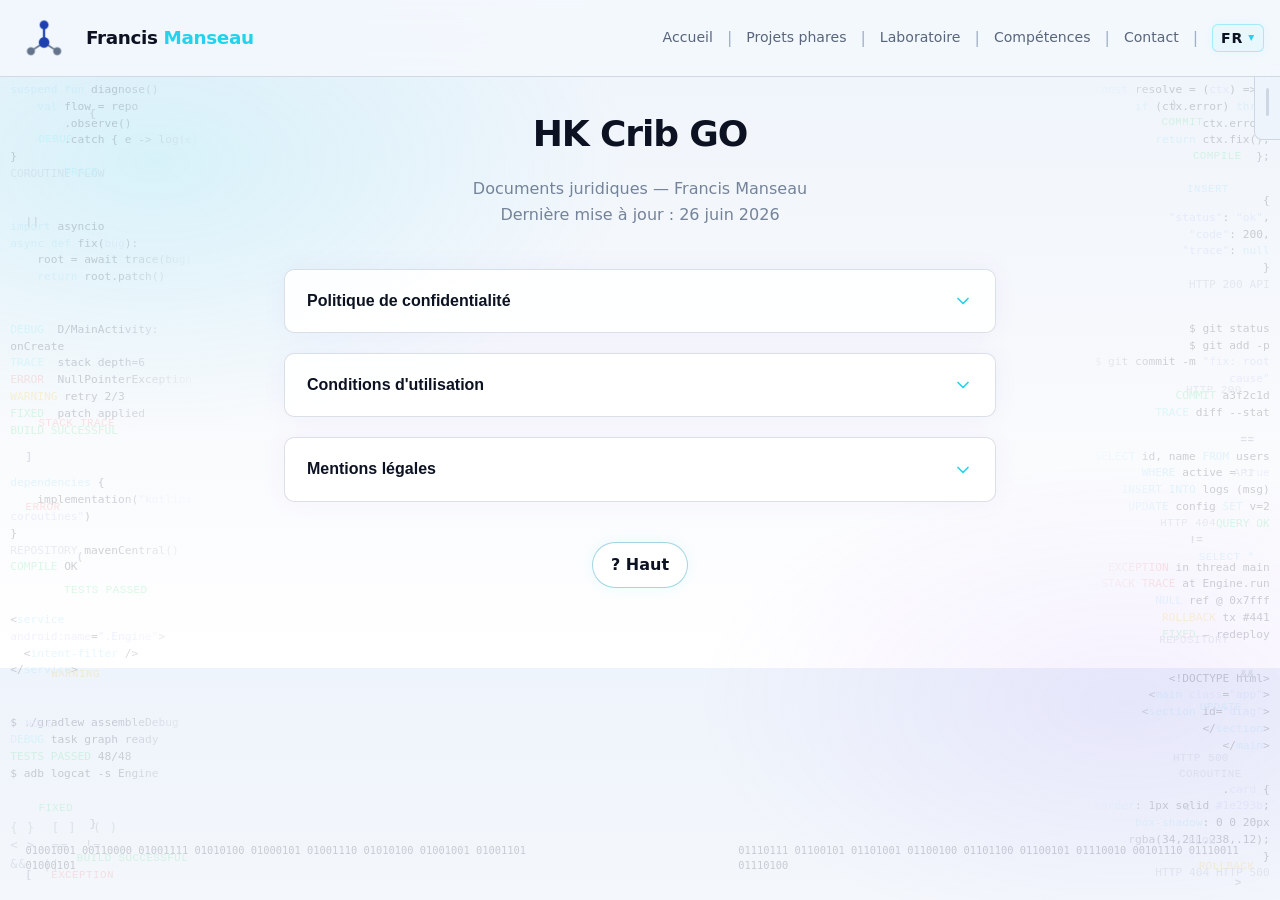
<file: legal/content/hk-crib-go/index.html>
<!DOCTYPE html>
<html lang="fr">
<head>
    <meta charset="UTF-8">
    <meta name="viewport" content="width=device-width, initial-scale=1.0">
    <meta name="theme-color" content="#0a0e1a">
    <meta name="color-scheme" content="light dark">
    <meta name="description" content="Documents juridiques de HK Crib GO — politique de confidentialité, conditions d'utilisation et mentions légales.">
    <title>Documents juridiques — HK Crib GO | Francis Manseau</title>
    <link rel="icon" href="../../../assets/brand/favicon.svg" type="image/svg+xml">
    <link rel="icon" href="../../../assets/brand/favicon/favicon-32.png" type="image/png" sizes="32x32">
    <link rel="icon" href="../../../assets/brand/favicon/favicon-16.png" type="image/png" sizes="16x16">
    <link rel="shortcut icon" href="../../../assets/logo/favicon.png" type="image/png">
    <script src="../../../js/theme.js"></script>
    <link rel="stylesheet" href="../../../css/site.css?v=8">
    <link rel="stylesheet" href="../../../css/themes.css?v=8">
    <link rel="stylesheet" href="../../../css/layout.css?v=8">
    <link rel="stylesheet" href="../../../css/interactive.css?v=8">
    <link rel="stylesheet" href="../../../css/mobile-readability.css?v=8">
    <link rel="stylesheet" href="../../../css/legal.css?v=11">
    <style>
        .legal-bundle-page main {
            max-width: min(760px, 100%);
            margin: 0 auto;
            padding: clamp(24px, 5vw, 48px) clamp(16px, 4vw, 24px) clamp(48px, 8vw, 72px);
        }

        .legal-bundle-intro {
            text-align: center;
            margin-bottom: clamp(28px, 5vw, 40px);
        }

        .legal-bundle-intro p {
            margin: 0;
            color: var(--text-muted-soft);
            font-size: clamp(0.92rem, 2.2vw, 1rem);
            line-height: 1.65;
        }

        .legal-bundle-updated {
            margin: clamp(10px, 2vw, 14px) 0 0;
            color: var(--text-muted-soft);
            font-size: clamp(0.82rem, 2vw, 0.9rem);
            line-height: 1.55;
            font-weight: 400;
        }

        .legal-bundle-page .legal-accordion {
            margin-bottom: clamp(28px, 5vw, 40px);
        }

        .legal-bundle-sections {
            display: grid;
            gap: clamp(18px, 3vw, 24px);
            margin-top: clamp(18px, 3vw, 24px);
        }

        .legal-bundle-section {
            scroll-margin-top: calc(var(--header-h) + 16px);
            padding: clamp(14px, 2.5vw, 18px) 0 0;
            border-top: 1px solid var(--border);
        }

        .legal-bundle-section:first-child {
            border-top: none;
            padding-top: 0;
        }

        .legal-bundle-section h3 {
            margin: 0 0 12px;
            font-size: clamp(1rem, 2.6vw, 1.12rem);
            font-weight: 700;
            color: var(--text);
            line-height: 1.35;
        }

        .legal-bundle-section .legal-accordion-body {
            padding: 0;
        }

        .legal-bundle-status {
            text-align: center;
            color: var(--text-muted-soft);
            padding: 24px 0;
        }

        .legal-bundle-status.is-error {
            color: #f87171;
        }

        .legal-back-top-wrap {
            display: none;
            text-align: center;
            margin-top: clamp(8px, 2vw, 16px);
            padding-bottom: 8px;
        }

        .legal-back-top-wrap .site-back-top-btn {
            cursor: pointer;
        }

        a.legal-toc-link {
            text-decoration: none;
        }

        @media (min-width: 641px) {
            .legal-back-top-wrap {
                display: block;
            }

            body[data-nav-active="legal"] .site-back-top {
                display: none;
            }
        }
    </style>
</head>
<body class="legal-bundle-page" data-nav-root="../../../" data-nav-active="legal">
    <script src="../../../js/site-bg.js"></script>

    <header class="site-header">
        <div class="header-top">
            <div class="header-brand">
                <a href="../../../index.html" class="logo-link">
                    <img src="../../../assets/logo/logo-nav.png" alt="" class="logo-icon" width="56" height="56">
                    <span class="logo-text">Francis <span>Manseau</span></span>
                </a>
            </div>
            <nav class="main-nav" id="mainNav" aria-label="Navigation principale"></nav>
            <script src="../../../js/site-nav.js?v=8"></script>
            <span class="lang-status" id="langStatus" data-translate>Traduction…</span>
            <nav class="lang-switcher" id="langFlags" aria-label="Choisir la langue">
                <button type="button" class="lang-btn" data-lang="en">EN</button>
                <span class="lang-sep" aria-hidden="true">|</span>
                <button type="button" class="lang-btn active" data-lang="fr">FR</button>
                <span class="lang-sep" aria-hidden="true">|</span>
                <button type="button" class="lang-btn" data-lang="de">DE</button>
                <span class="lang-sep" aria-hidden="true">|</span>
                <button type="button" class="lang-btn" data-lang="es">ES</button>
                <span class="lang-sep" aria-hidden="true">|</span>
                <button type="button" class="lang-btn" data-lang="it">IT</button>
                <span class="lang-sep" aria-hidden="true">|</span>
                <button type="button" class="lang-btn" data-lang="zh-CN">ZH</button>
                <span class="lang-sep" aria-hidden="true">|</span>
                <button type="button" class="lang-btn" data-lang="ja">JA</button>
                <span class="lang-sep" aria-hidden="true">|</span>
                <button type="button" class="lang-btn" data-lang="pt">PT</button>
            </nav>
            <script src="../../../js/lang-ui.js"></script>
            <button type="button" class="nav-toggle" id="navToggle" aria-label="Menu" aria-expanded="false">?</button>
        </div>
    </header>

    <main>
        <header class="legal-header legal-bundle-intro">
            <h1 class="legal-header-product">HK Crib GO</h1>
            <p>Documents juridiques — Francis Manseau</p>
            <p class="legal-bundle-updated" id="legalBundleUpdated">Dernière mise à jour : 26 juin 2026</p>
        </header>

        <p class="legal-bundle-status" id="legalBundleStatus">Chargement des documents…</p>
        <div class="legal-accordion" id="legalDocuments" hidden aria-label="Documents juridiques HK Crib GO"></div>

        <p class="legal-back-top-wrap">
            <button type="button" class="site-back-top-btn" id="legalBackTopInline" aria-label="Remonter en haut">? Haut</button>
        </p>
    </main>

    
    <script src="../../../js/nav.js"></script>
    <script src="../../../js/mobile-nav.js"></script>
    <script src="../../../js/portrait-lock.js"></script>
    <script src="../../../js/back-to-top.js"></script>
    <script src="../../../js/i18n.js"></script>
    <script>
        (function () {
            var DOCUMENTS = [
                { id: "privacy", path: "privacy/fr.json" },
                { id: "terms", path: "terms/fr.json" },
                { id: "legal-notice", path: "legal-notice/fr.json" }
            ];

            var CHEVRON =
                '<svg class="legal-accordion-icon" viewBox="0 0 24 24" fill="none" stroke="currentColor" stroke-width="2" aria-hidden="true">' +
                    '<path d="M6 9l6 6 6-6" stroke-linecap="round" stroke-linejoin="round"/>' +
                "</svg>";

            var statusEl = document.getElementById("legalBundleStatus");
            var containerEl = document.getElementById("legalDocuments");
            var inlineTopBtn = document.getElementById("legalBackTopInline");

            function escapeHtml(text) {
                return String(text)
                    .replace(/&/g, "&amp;")
                    .replace(/</g, "&lt;")
                    .replace(/>/g, "&gt;")
                    .replace(/"/g, "&quot;");
            }

            function isDataAvailable(data) {
                return data
                    && data.available !== false
                    && Array.isArray(data.sections)
                    && data.sections.length > 0;
            }

            function prefersReducedMotion() {
                return window.matchMedia("(prefers-reduced-motion: reduce)").matches;
            }

            function openAccordionItem(item, button) {
                if (!item || !button) return;
                containerEl.querySelectorAll(".legal-accordion-item.is-open").forEach(function (openItem) {
                    if (openItem === item) return;
                    openItem.classList.remove("is-open");
                    var openBtn = openItem.querySelector(".legal-accordion-trigger");
                    if (openBtn) openBtn.setAttribute("aria-expanded", "false");
                });
                item.classList.add("is-open");
                button.setAttribute("aria-expanded", "true");
            }

            function toggleAccordionItem(item, button) {
                if (!item || !button) return;
                if (item.classList.contains("is-open")) {
                    item.classList.remove("is-open");
                    button.setAttribute("aria-expanded", "false");
                } else {
                    openAccordionItem(item, button);
                }
            }

            function resolveDocIdFromHash(hash) {
                if (!hash) return "";
                if (hash === "legal-notice" || hash.indexOf("legal-notice") === 0) return "legal-notice";
                if (hash === "terms" || hash.indexOf("terms") === 0) return "terms";
                if (hash === "privacy" || hash.indexOf("privacy") === 0) return "privacy";
                return "";
            }

            function openDocById(docId, scroll) {
                if (!docId) return;
                var item = document.getElementById(docId);
                var button = document.getElementById("legal-trigger-" + docId);
                if (!item || !button) return;

                openAccordionItem(item, button);

                if (!scroll) return;
                window.requestAnimationFrame(function () {
                    item.scrollIntoView({
                        behavior: prefersReducedMotion() ? "auto" : "smooth",
                        block: "start"
                    });
                    button.focus({ preventScroll: true });
                });
            }

            function renderDocument(data) {
                var docId = data.documentType;
                var panelId = "legal-panel-" + docId;
                var triggerId = "legal-trigger-" + docId;

                var tocItems = data.sections.map(function (section) {
                    return (
                        "<li>" +
                            '<a class="legal-toc-link" href="#' + escapeHtml(docId + "-" + section.id) + '">' +
                                escapeHtml(section.title) +
                            "</a>" +
                        "</li>"
                    );
                }).join("");

                var sectionsHtml = data.sections.map(function (section) {
                    return (
                        '<section class="legal-bundle-section" id="' + escapeHtml(docId + "-" + section.id) + '">' +
                            "<h3>" + escapeHtml(section.title) + "</h3>" +
                            '<div class="legal-accordion-body">' + section.body + "</div>" +
                        "</section>"
                    );
                }).join("");

                return (
                    '<article class="legal-accordion-item" id="' + escapeHtml(docId) + '">' +
                        '<h2 class="legal-accordion-heading">' +
                            '<button type="button" class="legal-accordion-trigger" id="' + triggerId + '" aria-expanded="false" aria-controls="' + panelId + '">' +
                                "<span>" + escapeHtml(data.documentTitle) + "</span>" +
                                CHEVRON +
                            "</button>" +
                        "</h2>" +
                        '<div class="legal-accordion-panel" id="' + panelId + '" role="region" aria-labelledby="' + triggerId + '">' +
                            '<div class="legal-accordion-panel-inner">' +
                                '<div class="legal-accordion-body">' +
                                    '<nav class="legal-toc" aria-label="Sommaire — ' + escapeHtml(data.documentTitle) + '">' +
                                        '<p class="legal-toc-title">Sommaire</p>' +
                                        '<ul class="legal-toc-list">' + tocItems + "</ul>" +
                                    "</nav>" +
                                    '<div class="legal-bundle-sections">' + sectionsHtml + "</div>" +
                                "</div>" +
                            "</div>" +
                        "</div>" +
                    "</article>"
                );
            }

            function bindAccordion() {
                containerEl.querySelectorAll(".legal-accordion-trigger").forEach(function (button) {
                    button.addEventListener("click", function () {
                        var item = button.closest(".legal-accordion-item");
                        toggleAccordionItem(item, button);
                        if (item && item.id && history.replaceState) {
                            history.replaceState(null, "", "#" + item.id);
                        }
                    });
                });

                containerEl.querySelectorAll("a.legal-toc-link").forEach(function (link) {
                    link.addEventListener("click", function (event) {
                        var href = link.getAttribute("href") || "";
                        var hash = href.replace(/^#/, "");
                        var docId = resolveDocIdFromHash(hash);
                        if (!docId) return;
                        event.preventDefault();
                        if (history.replaceState) {
                            history.replaceState(null, "", "#" + hash);
                        } else {
                            location.hash = hash;
                        }
                        openDocById(docId, false);
                        var target = document.getElementById(hash);
                        if (target) {
                            window.requestAnimationFrame(function () {
                                target.scrollIntoView({
                                    behavior: prefersReducedMotion() ? "auto" : "smooth",
                                    block: "start"
                                });
                            });
                        }
                    });
                });
            }

            async function loadDocuments() {
                var rendered = [];

                for (var i = 0; i < DOCUMENTS.length; i++) {
                    var doc = DOCUMENTS[i];
                    var response = await fetch(doc.path);

                    if (!response.ok) {
                        throw new Error("missing:" + doc.path);
                    }

                    var data = await response.json();

                    if (!isDataAvailable(data)) {
                        throw new Error("pending:" + doc.path);
                    }

                    rendered.push(renderDocument(data));
                }

                containerEl.innerHTML = rendered.join("");
                statusEl.hidden = true;
                containerEl.hidden = false;
                bindAccordion();

                var initialDoc = resolveDocIdFromHash((location.hash || "").replace(/^#/, ""));
                if (initialDoc) {
                    openDocById(initialDoc, true);
                }
            }

            if (inlineTopBtn) {
                inlineTopBtn.addEventListener("click", function () {
                    window.scrollTo({
                        top: 0,
                        behavior: prefersReducedMotion() ? "auto" : "smooth"
                    });
                });
            }

            window.addEventListener("hashchange", function () {
                var docId = resolveDocIdFromHash((location.hash || "").replace(/^#/, ""));
                if (docId) openDocById(docId, true);
            });

            loadDocuments().catch(function () {
                statusEl.textContent = "Contenu juridique temporairement indisponible.";
                statusEl.classList.add("is-error");
            });
        })();
    </script>
</body>
</html>
</file>
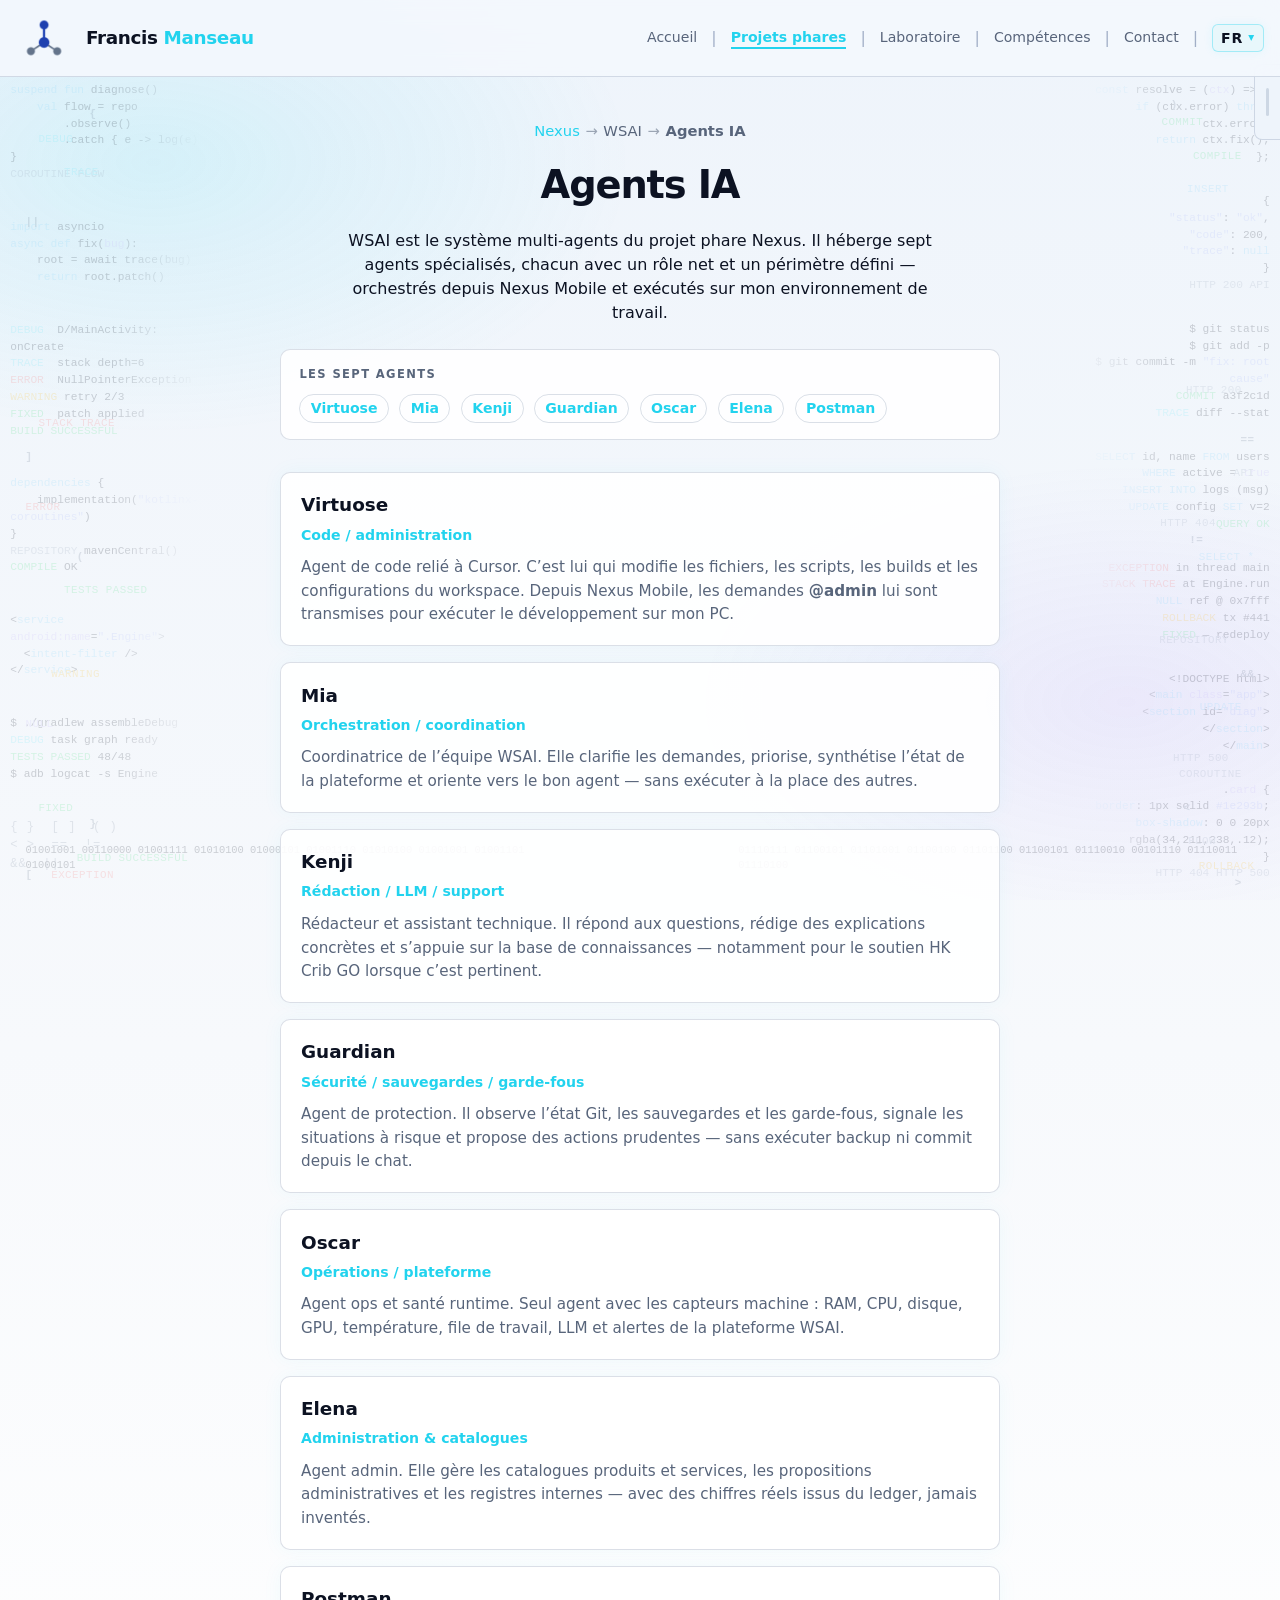
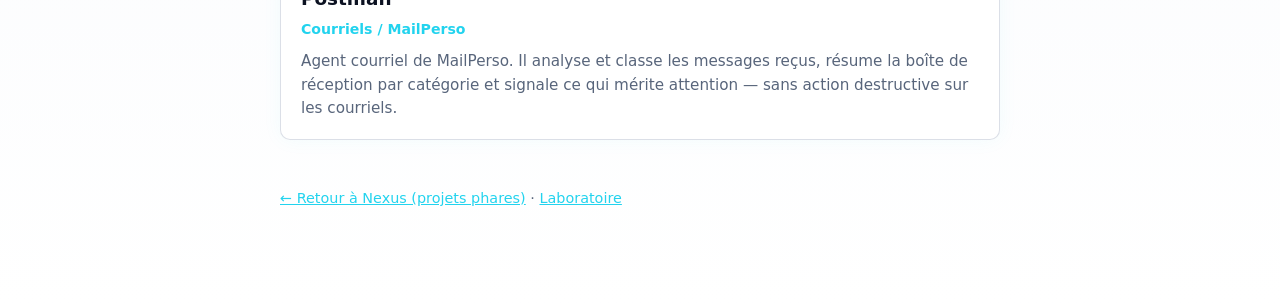
<file: projects/nexus/agents-ia/index.html>
<!DOCTYPE html>
<html lang="fr">
<head>
    <meta charset="UTF-8">
    <meta name="viewport" content="width=device-width, initial-scale=1.0">
    <meta name="theme-color" content="#0a0e1a">
    <meta name="color-scheme" content="light dark">
    <meta name="description" content="Agents IA de WSAI — système multi-agents du projet Nexus : Virtuose, Mia, Kenji, Guardian, Oscar, Elena et Postman.">
    <title>Agents IA · WSAI · Nexus | Francis Manseau</title>
    <link rel="icon" href="../../../assets/brand/favicon.svg" type="image/svg+xml">
    <link rel="icon" href="../../../assets/brand/favicon/favicon-32.png" type="image/png" sizes="32x32">
    <link rel="icon" href="../../../assets/brand/favicon/favicon-16.png" type="image/png" sizes="16x16">
    <link rel="shortcut icon" href="../../../assets/logo/favicon.png" type="image/png">
    <script src="../../../js/theme.js"></script>
    <link rel="stylesheet" href="../../../css/site.css?v=13">
    <link rel="stylesheet" href="../../../css/themes.css?v=13">
    <link rel="stylesheet" href="../../../css/layout.css?v=13">
    <link rel="stylesheet" href="../../../css/interactive.css?v=13">
    <link rel="stylesheet" href="../../../css/mobile-readability.css?v=13">
    <link rel="stylesheet" href="../../../css/agents-ia.css?v=1">
</head>
<body class="page-agents" data-nav-root="../../../" data-nav-active="projects">
    <script src="../../../js/site-bg.js"></script>

    <header class="site-header">
        <div class="header-top">
            <div class="header-brand">
                <a href="../../../index.html" class="logo-link">
                    <img src="../../../assets/logo/logo-nav.png" alt="" class="logo-icon" width="56" height="56">
                    <span class="logo-text">Francis <span>Manseau</span></span>
                </a>
            </div>
            <nav class="main-nav" id="mainNav" aria-label="Navigation principale"></nav>
            <script src="../../../js/site-nav.js?v=9"></script>
            <span class="lang-status" id="langStatus" data-translate>Traduction…</span>
            <nav class="lang-switcher" id="langFlags" aria-label="Choisir la langue">
                <button type="button" class="lang-btn" data-lang="en">EN</button>
                <span class="lang-sep" aria-hidden="true">|</span>
                <button type="button" class="lang-btn active" data-lang="fr">FR</button>
                <span class="lang-sep" aria-hidden="true">|</span>
                <button type="button" class="lang-btn" data-lang="de">DE</button>
                <span class="lang-sep" aria-hidden="true">|</span>
                <button type="button" class="lang-btn" data-lang="es">ES</button>
                <span class="lang-sep" aria-hidden="true">|</span>
                <button type="button" class="lang-btn" data-lang="it">IT</button>
                <span class="lang-sep" aria-hidden="true">|</span>
                <button type="button" class="lang-btn" data-lang="zh-CN">ZH</button>
                <span class="lang-sep" aria-hidden="true">|</span>
                <button type="button" class="lang-btn" data-lang="ja">JA</button>
                <span class="lang-sep" aria-hidden="true">|</span>
                <button type="button" class="lang-btn" data-lang="pt">PT</button>
            </nav>
            <script src="../../../js/lang-ui.js"></script>
            <button type="button" class="nav-toggle" id="navToggle" aria-label="Menu" aria-expanded="false">☰</button>
        </div>
    </header>

    <main>
        <header class="page-intro">
            <p class="agents-hierarchy" data-translate>
                <a href="../../index.html#nexus">Nexus</a><span class="agents-hierarchy__sep" aria-hidden="true">→</span>WSAI<span class="agents-hierarchy__sep" aria-hidden="true">→</span><strong>Agents IA</strong>
            </p>
            <h1 data-translate>Agents IA</h1>
            <p class="page-intro__lead" data-translate>WSAI est le système multi-agents du projet phare Nexus. Il héberge sept agents spécialisés, chacun avec un rôle net et un périmètre défini — orchestrés depuis Nexus Mobile et exécutés sur mon environnement de travail.</p>
        </header>

        <nav class="agents-quick-nav" aria-label="Accès rapide aux agents">
            <p class="agents-quick-nav__title" data-translate>Les sept agents</p>
            <ul>
                <li><a href="#virtuose" data-translate>Virtuose</a></li>
                <li><a href="#mia" data-translate>Mia</a></li>
                <li><a href="#kenji" data-translate>Kenji</a></li>
                <li><a href="#guardian" data-translate>Guardian</a></li>
                <li><a href="#oscar" data-translate>Oscar</a></li>
                <li><a href="#elena" data-translate>Elena</a></li>
                <li><a href="#postman" data-translate>Postman</a></li>
            </ul>
        </nav>

        <section class="agents-list" aria-label="Présentation des agents WSAI">
            <article class="agent-card" id="virtuose">
                <div class="agent-card__head">
                    <h2 class="agent-card__name">Virtuose</h2>
                </div>
                <p class="agent-card__role" data-translate>Code / administration</p>
                <p class="agent-card__desc" data-translate>Agent de code relié à Cursor. C’est lui qui modifie les fichiers, les scripts, les builds et les configurations du workspace. Depuis Nexus Mobile, les demandes <strong>@admin</strong> lui sont transmises pour exécuter le développement sur mon PC.</p>
            </article>

            <article class="agent-card" id="mia">
                <div class="agent-card__head">
                    <h2 class="agent-card__name">Mia</h2>
                </div>
                <p class="agent-card__role" data-translate>Orchestration / coordination</p>
                <p class="agent-card__desc" data-translate>Coordinatrice de l’équipe WSAI. Elle clarifie les demandes, priorise, synthétise l’état de la plateforme et oriente vers le bon agent — sans exécuter à la place des autres.</p>
            </article>

            <article class="agent-card" id="kenji">
                <div class="agent-card__head">
                    <h2 class="agent-card__name">Kenji</h2>
                </div>
                <p class="agent-card__role" data-translate>Rédaction / LLM / support</p>
                <p class="agent-card__desc" data-translate>Rédacteur et assistant technique. Il répond aux questions, rédige des explications concrètes et s’appuie sur la base de connaissances — notamment pour le soutien HK Crib GO lorsque c’est pertinent.</p>
            </article>

            <article class="agent-card" id="guardian">
                <div class="agent-card__head">
                    <h2 class="agent-card__name">Guardian</h2>
                </div>
                <p class="agent-card__role" data-translate>Sécurité / sauvegardes / garde-fous</p>
                <p class="agent-card__desc" data-translate>Agent de protection. Il observe l’état Git, les sauvegardes et les garde-fous, signale les situations à risque et propose des actions prudentes — sans exécuter backup ni commit depuis le chat.</p>
            </article>

            <article class="agent-card" id="oscar">
                <div class="agent-card__head">
                    <h2 class="agent-card__name">Oscar</h2>
                </div>
                <p class="agent-card__role" data-translate>Opérations / plateforme</p>
                <p class="agent-card__desc" data-translate>Agent ops et santé runtime. Seul agent avec les capteurs machine : RAM, CPU, disque, GPU, température, file de travail, LLM et alertes de la plateforme WSAI.</p>
            </article>

            <article class="agent-card" id="elena">
                <div class="agent-card__head">
                    <h2 class="agent-card__name">Elena</h2>
                </div>
                <p class="agent-card__role" data-translate>Administration &amp; catalogues</p>
                <p class="agent-card__desc" data-translate>Agent admin. Elle gère les catalogues produits et services, les propositions administratives et les registres internes — avec des chiffres réels issus du ledger, jamais inventés.</p>
            </article>

            <article class="agent-card" id="postman">
                <div class="agent-card__head">
                    <h2 class="agent-card__name">Postman</h2>
                </div>
                <p class="agent-card__role" data-translate>Courriels / MailPerso</p>
                <p class="agent-card__desc" data-translate>Agent courriel de MailPerso. Il analyse et classe les messages reçus, résume la boîte de réception par catégorie et signale ce qui mérite attention — sans action destructive sur les courriels.</p>
            </article>
        </section>

        <p class="agents-back">
            <a href="../../index.html#nexus" data-translate>← Retour à Nexus (projets phares)</a>
            ·
            <a href="../../../laboratoire/index.html" data-translate>Laboratoire</a>
        </p>
    </main>

    <script src="../../../js/nav.js"></script>
    <script src="../../../js/mobile-nav.js"></script>
    <script src="../../../js/portrait-lock.js"></script>
    <script src="../../../js/back-to-top.js"></script>
    <script src="../../../js/i18n.js?v=2"></script>
</body>
</html>
</file>
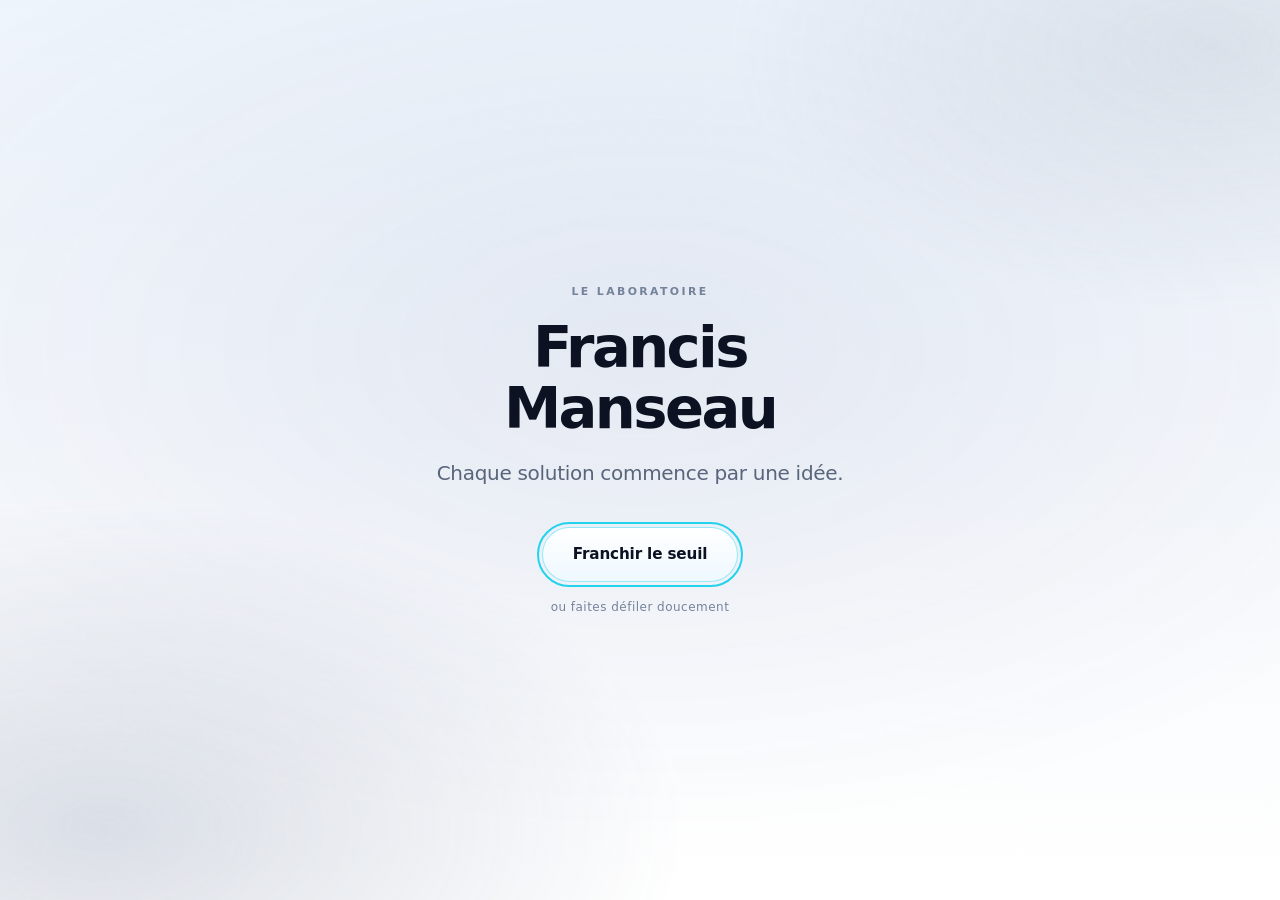
<file: portefolioindex.html>
<!DOCTYPE html>
<html lang="fr">
<head>
    <meta charset="UTF-8">
    <meta name="viewport" content="width=device-width, initial-scale=1.0">
    <meta name="theme-color" content="#0a0e1a">
    <meta name="color-scheme" content="light dark">
    <meta name="description" content="Francis Manseau — diagnostic et résolution de problèmes. Curiosité, analyse, ténacité. Laboratoire de conception.">
    <meta name="portfolio-version" content="1.0">
    <title>Le Laboratoire Francis Manseau</title>
    <link rel="icon" href="assets/brand/favicon.svg" type="image/svg+xml">
    <link rel="icon" href="assets/brand/favicon/favicon-32.png" type="image/png" sizes="32x32">
    <link rel="icon" href="assets/brand/favicon/favicon-16.png" type="image/png" sizes="16x16">
    <link rel="shortcut icon" href="assets/logo/favicon.png" type="image/png">
    <script src="js/theme.js"></script>
    <link rel="stylesheet" href="css/site.css?v=12">
    <link rel="stylesheet" href="css/themes.css?v=12">
    <link rel="stylesheet" href="css/layout.css?v=12">
    <link rel="stylesheet" href="css/interactive.css?v=12">
    <link rel="stylesheet" href="css/home.css?v=12">
    <link rel="stylesheet" href="css/lab-home.css?v=6">
    <link rel="stylesheet" href="css/mobile-readability.css?v=12">
</head>
<body class="page-home page-home--lab" data-nav-root="" data-nav-active="home" data-lab-state="threshold">
    <script src="js/site-bg.js"></script>

    <header class="site-header lab-header">
        <div class="header-top">
            <div class="header-brand">
                <a href="index.html" class="logo-link">
                    <img src="assets/logo/logo-nav.png" alt="" class="logo-icon" width="56" height="56">
                    <span class="logo-text">Francis <span>Manseau</span></span>
                </a>
            </div>
            <nav class="main-nav" id="mainNav" aria-label="Navigation principale"></nav>
            <script src="js/site-nav.js?v=7"></script>
            <span class="lang-status" id="langStatus" data-translate>Traduction…</span>
            <nav class="lang-switcher" id="langFlags" aria-label="Choisir la langue">
                <button type="button" class="lang-btn" data-lang="en" title="English">EN</button>
                <span class="lang-sep" aria-hidden="true">|</span>
                <button type="button" class="lang-btn active" data-lang="fr" title="Français">FR</button>
                <span class="lang-sep" aria-hidden="true">|</span>
                <button type="button" class="lang-btn" data-lang="de" title="Deutsch">DE</button>
                <span class="lang-sep" aria-hidden="true">|</span>
                <button type="button" class="lang-btn" data-lang="es" title="Español">ES</button>
                <span class="lang-sep" aria-hidden="true">|</span>
                <button type="button" class="lang-btn" data-lang="it" title="Italiano">IT</button>
                <span class="lang-sep" aria-hidden="true">|</span>
                <button type="button" class="lang-btn" data-lang="zh-CN" title="中文">ZH</button>
                <span class="lang-sep" aria-hidden="true">|</span>
                <button type="button" class="lang-btn" data-lang="ja" title="日本語">JA</button>
                <span class="lang-sep" aria-hidden="true">|</span>
                <button type="button" class="lang-btn" data-lang="pt" title="Português">PT</button>
            </nav>
            <script src="js/lang-ui.js"></script>
            <button type="button" class="nav-toggle" id="navToggle" aria-label="Menu" aria-expanded="false">☰</button>
        </div>
    </header>

    <div
        class="lab-threshold"
        id="labThreshold"
        role="dialog"
        aria-modal="true"
        aria-labelledby="labThresholdTitle"
        aria-describedby="labThresholdLine"
    >
        <div class="lab-threshold__atmosphere" aria-hidden="true">
            <div class="lab-threshold__haze"></div>
            <div class="lab-threshold__grain"></div>
            <div class="lab-threshold__glow"></div>
        </div>
        <div class="lab-threshold__content">
            <p class="lab-threshold__eyebrow" data-translate>Le Laboratoire</p>
            <h1 class="lab-threshold__title" id="labThresholdTitle">Francis Manseau</h1>
            <p class="lab-threshold__line" id="labThresholdLine" data-translate>
                Chaque solution commence par une idée.
            </p>
            <button type="button" class="lab-threshold__enter" id="labEnter" data-translate>
                Franchir le seuil
            </button>
            <p class="lab-threshold__hint" data-translate>ou faites défiler doucement</p>
        </div>
    </div>

    <main class="lab-main" id="labMain" tabindex="-1" hidden>
        <section class="lab-atelier" aria-label="Laboratoire de conception">
            <figure class="lab-portrait">
                <div class="lab-portrait__frame">
                    <img
                        src="assets/about/about-portrait.png"
                        alt="Francis Manseau"
                        class="lab-portrait__photo"
                        width="96"
                        height="96"
                        loading="lazy"
                        decoding="async"
                    >
                </div>
            </figure>

            <p class="lab-role" data-translate>Diagnostic et résolution de problèmes techniques</p>

            <h2 class="lab-welcome" data-translate>Bienvenue.</h2>
            <p class="lab-specialty" data-translate>Ma spécialité n’est pas un outil. C’est de comprendre ce qui ne fonctionne pas.</p>
            <p class="lab-pillars" data-translate>Curiosité · Analyse · Ténacité</p>
            <p class="lab-playground" data-translate>Vous n’entrez pas dans un simple portfolio. Vous entrez dans un laboratoire de conception.</p>

            <div class="lab-manifesto">
                <p data-translate>
                    Ici, les idées naissent, évoluent, sont testées, parfois abandonnées, puis réinventées.
                </p>
                <p data-translate>
                    Certaines deviennent des applications.
                    D’autres restent des prototypes.
                    Quelques-unes ne dépasseront jamais le stade de l’expérimentation.
                </p>
                <p class="lab-manifesto__common" data-translate>Toutes participent pourtant à une même quête : comprendre, tester et résoudre.</p>
            </div>

            <ol class="lab-cycle" id="labCycle" aria-label="Méthode de résolution">
                <li class="lab-cycle__step is-active" data-step="0"><span data-translate>Comprendre</span></li>
                <li class="lab-cycle__step" data-step="1" aria-hidden="true"><span class="lab-cycle__arrow" aria-hidden="true">↓</span><span data-translate>Tester</span></li>
                <li class="lab-cycle__step" data-step="2" aria-hidden="true"><span class="lab-cycle__arrow" aria-hidden="true">↓</span><span data-translate>Corriger</span></li>
                <li class="lab-cycle__step" data-step="3" aria-hidden="true"><span class="lab-cycle__arrow" aria-hidden="true">↓</span><span data-translate>Valider</span></li>
                <li class="lab-cycle__step" data-step="4" aria-hidden="true"><span class="lab-cycle__arrow" aria-hidden="true">↓</span><span data-translate>Améliorer</span></li>
            </ol>

            <p class="lab-signature" data-translate>
                Les technologies évoluent.<br>
                La résolution de problèmes demeure.
            </p>

            <ul class="lab-notes" aria-label="Annotations de conception">
                <li><span data-translate>Hypothèse</span></li>
                <li><span data-translate>Prototype</span></li>
                <li><span data-translate>Expérimentation</span></li>
                <li><span data-translate>Validation</span></li>
                <li><span data-translate>Amélioration</span></li>
                <li><span data-translate>Conception</span></li>
            </ul>

            <section class="lab-terrain" aria-labelledby="labTerrainTitle">
                <h3 class="lab-terrain__title" id="labTerrainTitle" data-translate>Dans le laboratoire</h3>
                <p class="lab-terrain__lead" data-translate>
                    Applications, prototypes, outils d’atelier et idées en cours — chaque pièce raconte une irritation, puis une démarche.
                </p>
            </section>

            <p class="lab-credo" data-translate>
                Je ne considère aucun projet comme terminé.
                Seulement suffisamment abouti pour passer au suivant.
            </p>

            <div class="lab-cta">
                <a href="projects/index.html" class="lab-cta__btn" data-translate>Explorer le laboratoire</a>
            </div>
        </section>
    </main>

    <footer class="site-footer site-footer--home lab-footer"></footer>

    <script src="js/nav.js"></script>
    <script src="js/mobile-nav.js"></script>
    <script src="js/portrait-lock.js"></script>
    <script src="js/back-to-top.js"></script>
    <script src="js/i18n.js?v=2"></script>
    <script src="js/lab-threshold.js?v=2"></script>
</body>
</html>
</file>
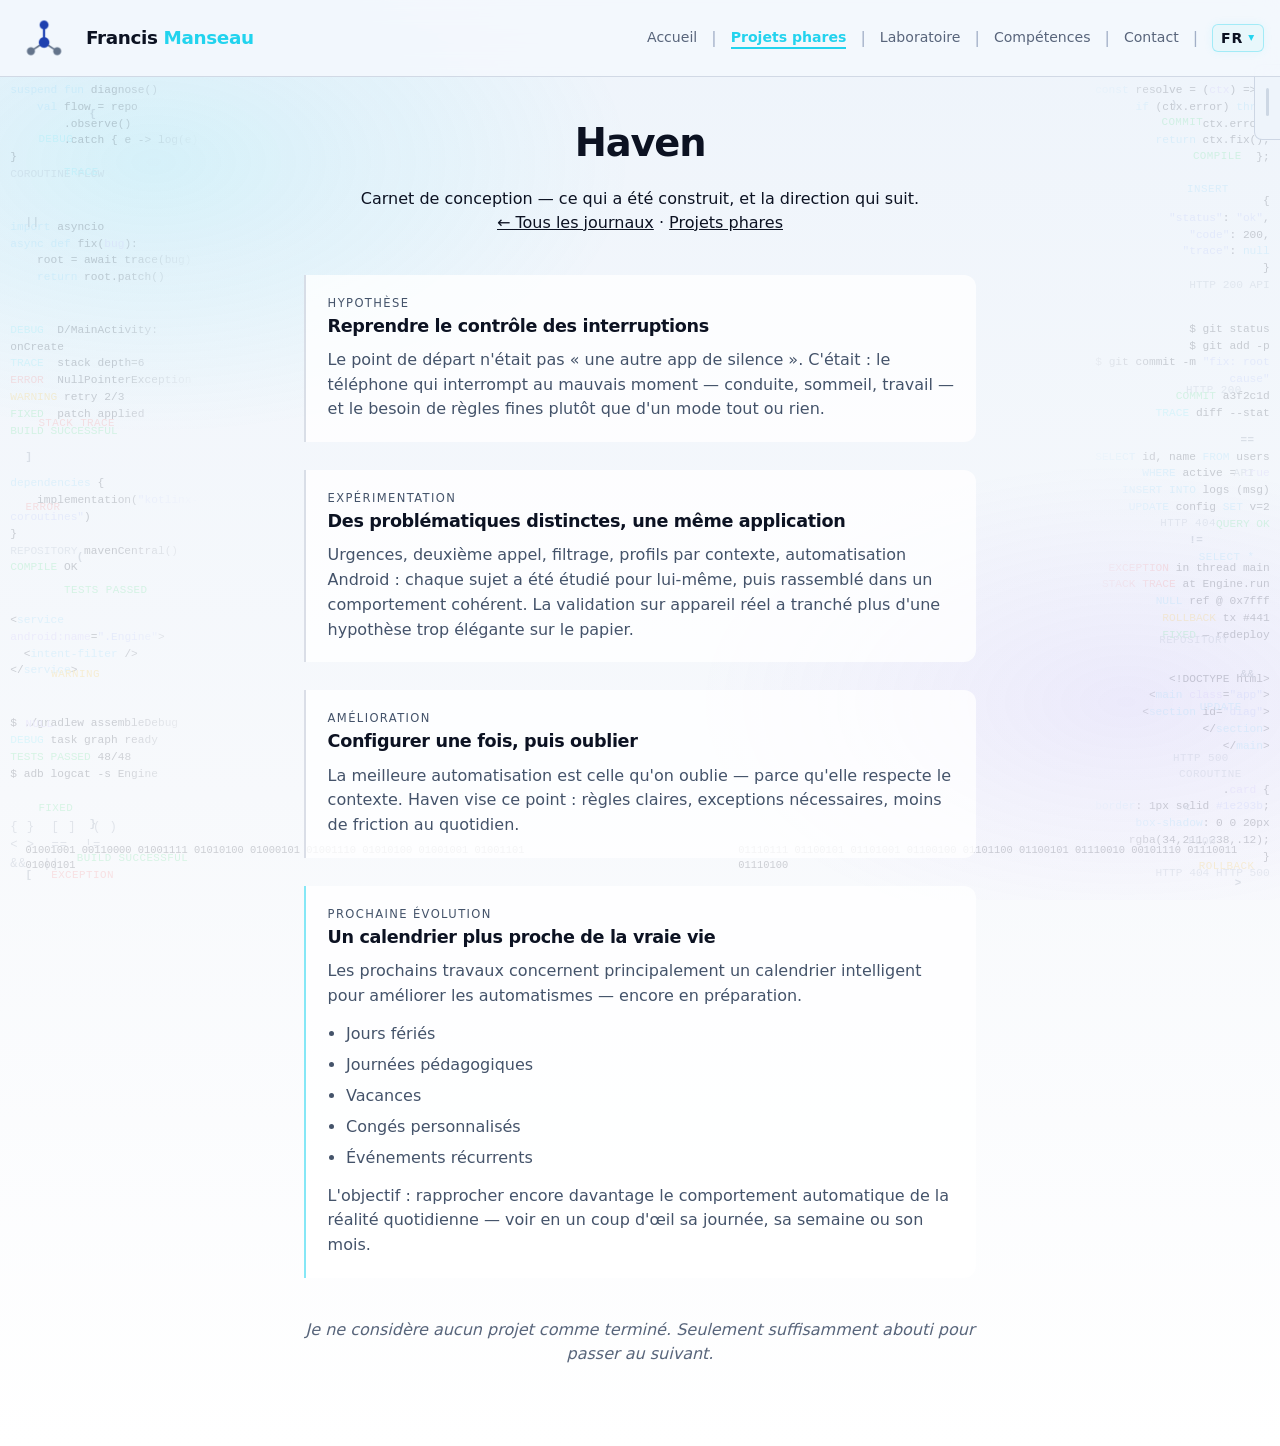
<file: journals/haven.html>
﻿<!DOCTYPE html>
<html lang="fr">
<head>
    <meta charset="UTF-8">
    <meta name="viewport" content="width=device-width, initial-scale=1.0">
    <meta name="theme-color" content="#0a0e1a">
    <meta name="color-scheme" content="light dark">
    <meta name="description" content="Journal du concepteur — Haven.">
    <title>Journal · Haven | Le Laboratoire</title>
    <link rel="icon" href="../assets/brand/favicon.svg" type="image/svg+xml">
    <link rel="icon" href="../assets/brand/favicon/favicon-32.png" type="image/png" sizes="32x32">
    <link rel="icon" href="../assets/brand/favicon/favicon-16.png" type="image/png" sizes="16x16">
    <link rel="shortcut icon" href="../assets/logo/favicon.png" type="image/png">
    <script src="../js/theme.js"></script>
    <link rel="stylesheet" href="../css/site.css?v=12">
    <link rel="stylesheet" href="../css/themes.css?v=12">
    <link rel="stylesheet" href="../css/layout.css?v=12">
    <link rel="stylesheet" href="../css/interactive.css?v=12">
    <link rel="stylesheet" href="../css/lab-studies.css?v=2">
    <link rel="stylesheet" href="../css/mobile-readability.css?v=12">
</head>
<body data-nav-root="../" data-nav-active="projects">
    <script src="../js/site-bg.js"></script>
    <header class="site-header">
        <div class="header-top">
            <div class="header-brand">
                <a href="../index.html" class="logo-link">
                    <img src="../assets/logo/logo-nav.png" alt="" class="logo-icon" width="56" height="56">
                    <span class="logo-text">Francis <span>Manseau</span></span>
                </a>
            </div>
            <nav class="main-nav" id="mainNav" aria-label="Navigation principale"></nav>
            <script src="../js/site-nav.js?v=8"></script>
            <span class="lang-status" id="langStatus" data-translate>Traduction…</span>
            <nav class="lang-switcher" id="langFlags" aria-label="Choisir la langue">
                <button type="button" class="lang-btn" data-lang="en">EN</button>
                <span class="lang-sep" aria-hidden="true">|</span>
                <button type="button" class="lang-btn active" data-lang="fr">FR</button>
                <span class="lang-sep" aria-hidden="true">|</span>
                <button type="button" class="lang-btn" data-lang="de">DE</button>
                <span class="lang-sep" aria-hidden="true">|</span>
                <button type="button" class="lang-btn" data-lang="es">ES</button>
                <span class="lang-sep" aria-hidden="true">|</span>
                <button type="button" class="lang-btn" data-lang="it">IT</button>
                <span class="lang-sep" aria-hidden="true">|</span>
                <button type="button" class="lang-btn" data-lang="zh-CN">ZH</button>
                <span class="lang-sep" aria-hidden="true">|</span>
                <button type="button" class="lang-btn" data-lang="ja">JA</button>
                <span class="lang-sep" aria-hidden="true">|</span>
                <button type="button" class="lang-btn" data-lang="pt">PT</button>
            </nav>
            <script src="../js/lang-ui.js"></script>
            <button type="button" class="nav-toggle" id="navToggle" aria-label="Menu" aria-expanded="false">☰</button>
        </div>
    </header>

    <main class="journal-page">
        <header class="page-intro">
            <h1>Haven</h1>
            <p class="page-intro__lead" data-translate>Carnet de conception — ce qui a été construit, et la direction qui suit.</p>
            <p><a href="index.html" data-translate>← Tous les journaux</a> · <a href="../projects/index.html#haven" data-translate>Projets phares</a></p>
        </header>

        <article class="journal-entry">
            <p class="journal-entry__meta" data-translate>Hypothèse</p>
            <h2 data-translate>Reprendre le contrôle des interruptions</h2>
            <p data-translate>
                Le point de départ n'était pas « une autre app de silence ».
                C'était : le téléphone qui interrompt au mauvais moment — conduite, sommeil, travail —
                et le besoin de règles fines plutôt que d'un mode tout ou rien.
            </p>
        </article>

        <article class="journal-entry">
            <p class="journal-entry__meta" data-translate>Expérimentation</p>
            <h2 data-translate>Des problématiques distinctes, une même application</h2>
            <p data-translate>
                Urgences, deuxième appel, filtrage, profils par contexte, automatisation Android :
                chaque sujet a été étudié pour lui-même, puis rassemblé dans un comportement cohérent.
                La validation sur appareil réel a tranché plus d'une hypothèse trop élégante sur le papier.
            </p>
        </article>

        <article class="journal-entry">
            <p class="journal-entry__meta" data-translate>Amélioration</p>
            <h2 data-translate>Configurer une fois, puis oublier</h2>
            <p data-translate>
                La meilleure automatisation est celle qu'on oublie — parce qu'elle respecte le contexte.
                Haven vise ce point : règles claires, exceptions nécessaires, moins de friction au quotidien.
            </p>
        </article>

        <article class="journal-entry journal-entry--next">
            <p class="journal-entry__meta" data-translate>Prochaine évolution</p>
            <h2 data-translate>Un calendrier plus proche de la vraie vie</h2>
            <p data-translate>
                Les prochains travaux concernent principalement un calendrier intelligent
                pour améliorer les automatismes — encore en préparation.
            </p>
            <ul>
                <li data-translate>Jours fériés</li>
                <li data-translate>Journées pédagogiques</li>
                <li data-translate>Vacances</li>
                <li data-translate>Congés personnalisés</li>
                <li data-translate>Événements récurrents</li>
            </ul>
            <p data-translate>
                L'objectif : rapprocher encore davantage le comportement automatique de la réalité quotidienne —
                voir en un coup d'œil sa journée, sa semaine ou son mois.
            </p>
        </article>

        <p class="lab-credo" style="text-align:center;margin-top:2.5rem;font-style:italic;color:var(--text-muted)" data-translate>
            Je ne considère aucun projet comme terminé.
            Seulement suffisamment abouti pour passer au suivant.
        </p>
    </main>

    <script src="../js/nav.js"></script>
    <script src="../js/mobile-nav.js"></script>
    <script src="../js/portrait-lock.js"></script>
    <script src="../js/back-to-top.js"></script>
    <script src="../js/i18n.js"></script>
</body>
</html>
</file>
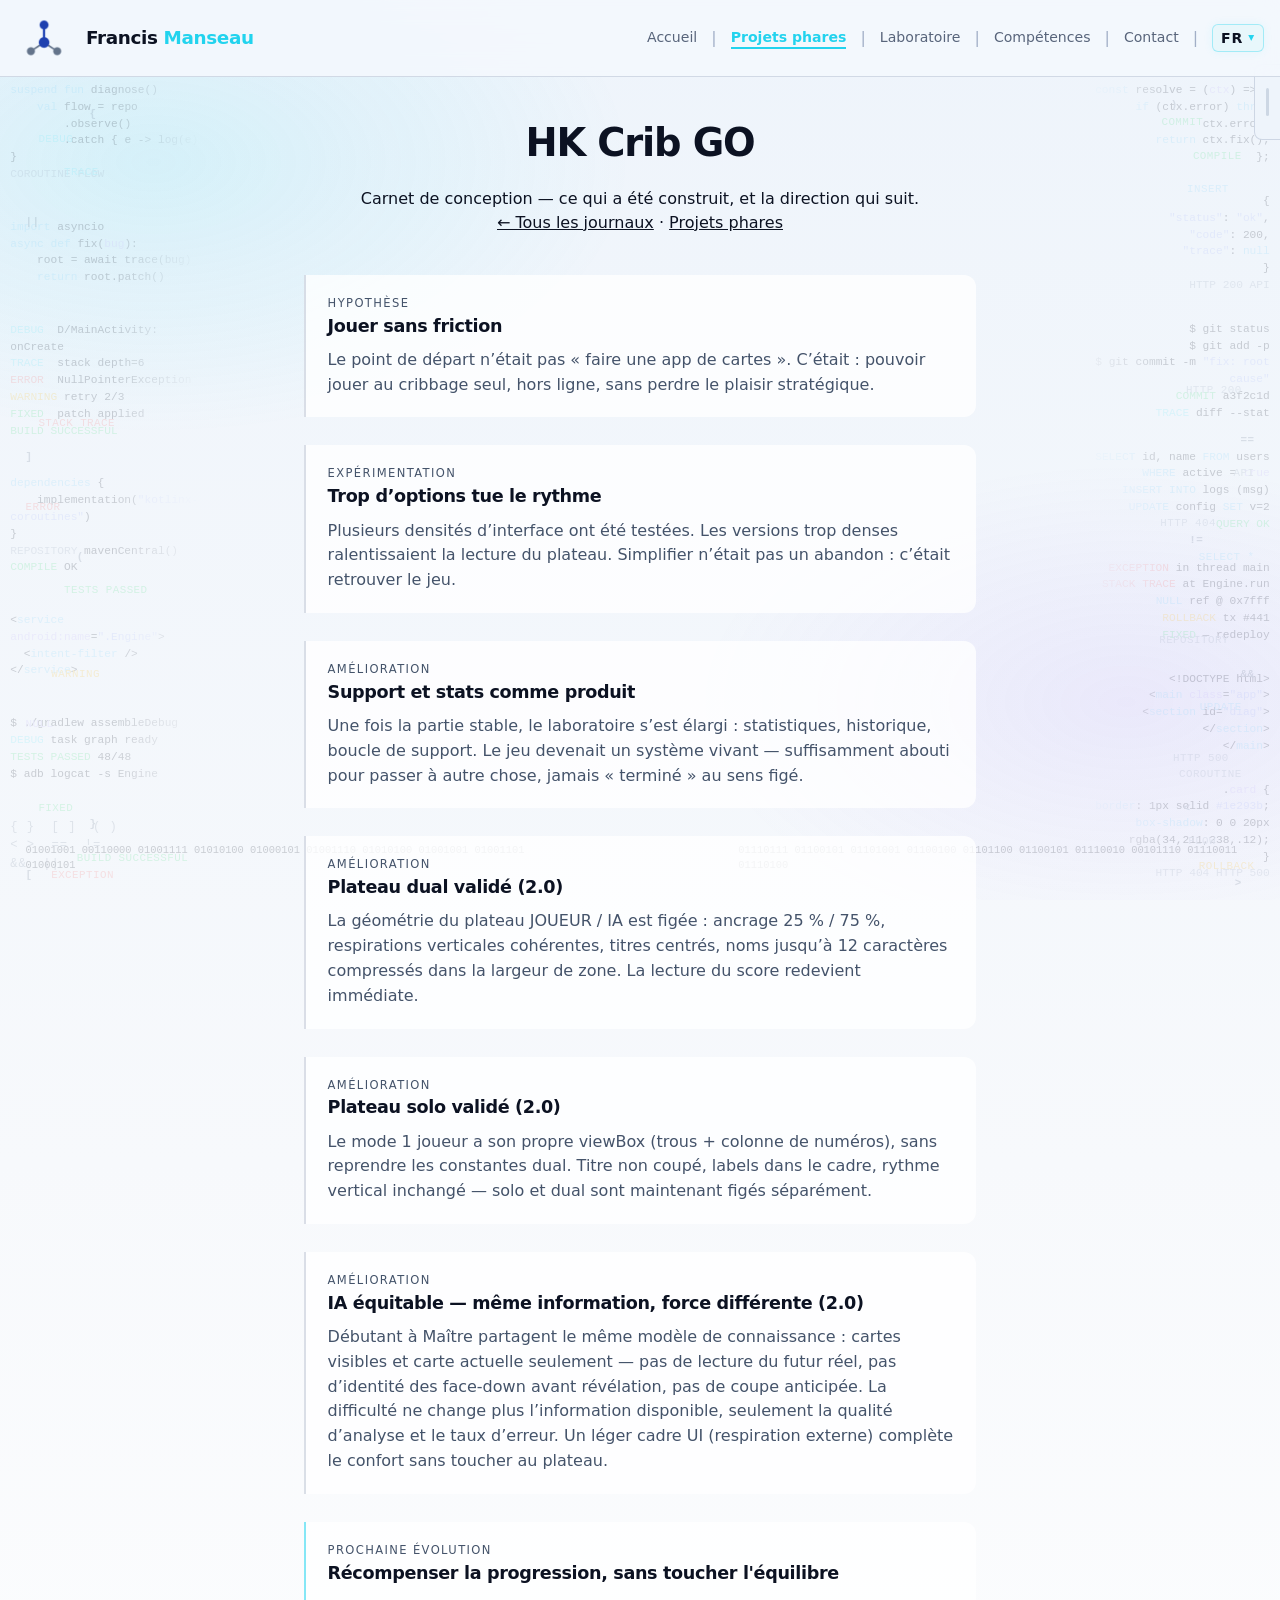
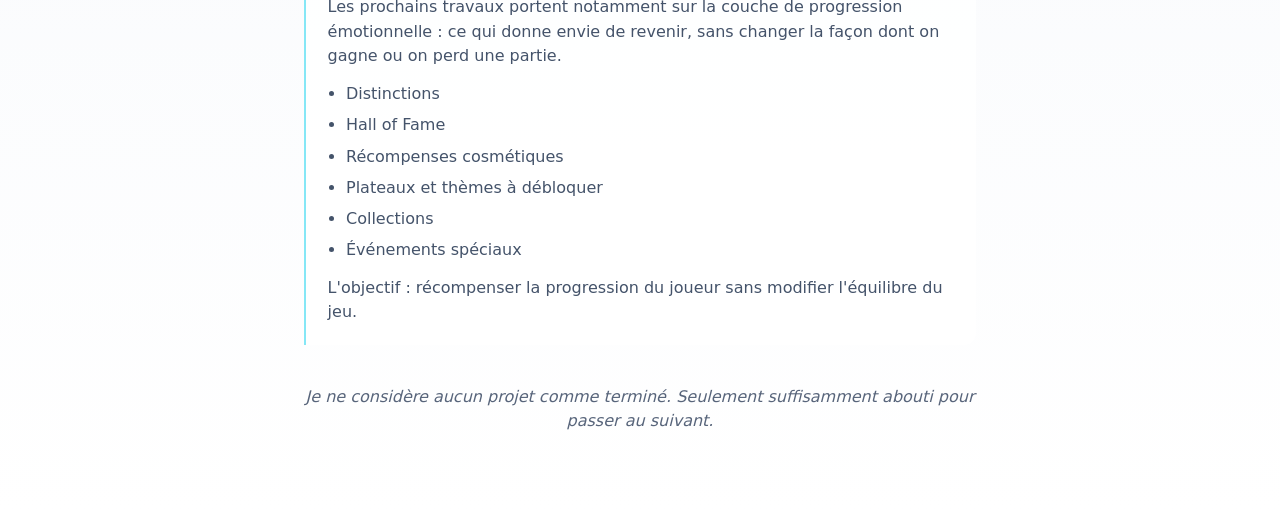
<file: journals/hk-crib-go.html>
﻿<!DOCTYPE html>
<html lang="fr">
<head>
    <meta charset="UTF-8">
    <meta name="viewport" content="width=device-width, initial-scale=1.0">
    <meta name="theme-color" content="#0a0e1a">
    <meta name="color-scheme" content="light dark">
    <meta name="description" content="Journal du concepteur — HK Crib GO.">
    <title>Journal · HK Crib GO | Le Laboratoire</title>
    <link rel="icon" href="../assets/brand/favicon.svg" type="image/svg+xml">
    <link rel="icon" href="../assets/brand/favicon/favicon-32.png" type="image/png" sizes="32x32">
    <link rel="icon" href="../assets/brand/favicon/favicon-16.png" type="image/png" sizes="16x16">
    <link rel="shortcut icon" href="../assets/logo/favicon.png" type="image/png">
    <script src="../js/theme.js"></script>
    <link rel="stylesheet" href="../css/site.css?v=12">
    <link rel="stylesheet" href="../css/themes.css?v=12">
    <link rel="stylesheet" href="../css/layout.css?v=12">
    <link rel="stylesheet" href="../css/interactive.css?v=12">
    <link rel="stylesheet" href="../css/lab-studies.css?v=2">
    <link rel="stylesheet" href="../css/mobile-readability.css?v=12">
</head>
<body data-nav-root="../" data-nav-active="projects">
    <script src="../js/site-bg.js"></script>
    <header class="site-header">
        <div class="header-top">
            <div class="header-brand">
                <a href="../index.html" class="logo-link">
                    <img src="../assets/logo/logo-nav.png" alt="" class="logo-icon" width="56" height="56">
                    <span class="logo-text">Francis <span>Manseau</span></span>
                </a>
            </div>
            <nav class="main-nav" id="mainNav" aria-label="Navigation principale"></nav>
            <script src="../js/site-nav.js?v=8"></script>
            <span class="lang-status" id="langStatus" data-translate>Traduction…</span>
            <nav class="lang-switcher" id="langFlags" aria-label="Choisir la langue">
                <button type="button" class="lang-btn" data-lang="en">EN</button>
                <span class="lang-sep" aria-hidden="true">|</span>
                <button type="button" class="lang-btn active" data-lang="fr">FR</button>
                <span class="lang-sep" aria-hidden="true">|</span>
                <button type="button" class="lang-btn" data-lang="de">DE</button>
                <span class="lang-sep" aria-hidden="true">|</span>
                <button type="button" class="lang-btn" data-lang="es">ES</button>
                <span class="lang-sep" aria-hidden="true">|</span>
                <button type="button" class="lang-btn" data-lang="it">IT</button>
                <span class="lang-sep" aria-hidden="true">|</span>
                <button type="button" class="lang-btn" data-lang="zh-CN">ZH</button>
                <span class="lang-sep" aria-hidden="true">|</span>
                <button type="button" class="lang-btn" data-lang="ja">JA</button>
                <span class="lang-sep" aria-hidden="true">|</span>
                <button type="button" class="lang-btn" data-lang="pt">PT</button>
            </nav>
            <script src="../js/lang-ui.js"></script>
            <button type="button" class="nav-toggle" id="navToggle" aria-label="Menu" aria-expanded="false">☰</button>
        </div>
    </header>

    <main class="journal-page">
        <header class="page-intro">
            <h1>HK Crib GO</h1>
            <p class="page-intro__lead" data-translate>Carnet de conception — ce qui a été construit, et la direction qui suit.</p>
            <p><a href="index.html" data-translate>← Tous les journaux</a> · <a href="../projects/index.html#hk-crib-go" data-translate>Projets phares</a></p>
        </header>

        <article class="journal-entry">
            <p class="journal-entry__meta" data-translate>Hypothèse</p>
            <h2 data-translate>Jouer sans friction</h2>
            <p data-translate>
                Le point de départ n’était pas « faire une app de cartes ».
                C’était : pouvoir jouer au cribbage seul, hors ligne, sans perdre le plaisir stratégique.
            </p>
        </article>

        <article class="journal-entry">
            <p class="journal-entry__meta" data-translate>Expérimentation</p>
            <h2 data-translate>Trop d’options tue le rythme</h2>
            <p data-translate>
                Plusieurs densités d’interface ont été testées.
                Les versions trop denses ralentissaient la lecture du plateau.
                Simplifier n’était pas un abandon : c’était retrouver le jeu.
            </p>
        </article>

        <article class="journal-entry">
            <p class="journal-entry__meta" data-translate>Amélioration</p>
            <h2 data-translate>Support et stats comme produit</h2>
            <p data-translate>
                Une fois la partie stable, le laboratoire s’est élargi :
                statistiques, historique, boucle de support.
                Le jeu devenait un système vivant — suffisamment abouti pour passer à autre chose,
                jamais « terminé » au sens figé.
            </p>
        </article>

        <article class="journal-entry">
            <p class="journal-entry__meta" data-translate>Amélioration</p>
            <h2 data-translate>Plateau dual validé (2.0)</h2>
            <p data-translate>
                La géométrie du plateau JOUEUR / IA est figée : ancrage 25&nbsp;% / 75&nbsp;%,
                respirations verticales cohérentes, titres centrés, noms jusqu’à 12 caractères
                compressés dans la largeur de zone. La lecture du score redevient immédiate.
            </p>
        </article>

        <article class="journal-entry">
            <p class="journal-entry__meta" data-translate>Amélioration</p>
            <h2 data-translate>Plateau solo validé (2.0)</h2>
            <p data-translate>
                Le mode 1 joueur a son propre viewBox (trous + colonne de numéros), sans reprendre
                les constantes dual. Titre non coupé, labels dans le cadre, rythme vertical
                inchangé — solo et dual sont maintenant figés séparément.
            </p>
        </article>

        <article class="journal-entry">
            <p class="journal-entry__meta" data-translate>Amélioration</p>
            <h2 data-translate>IA équitable — même information, force différente (2.0)</h2>
            <p data-translate>
                Débutant à Maître partagent le même modèle de connaissance : cartes visibles
                et carte actuelle seulement — pas de lecture du futur réel, pas d’identité des
                face-down avant révélation, pas de coupe anticipée. La difficulté ne change plus
                l’information disponible, seulement la qualité d’analyse et le taux d’erreur.
                Un léger cadre UI (respiration externe) complète le confort sans toucher au plateau.
            </p>
        </article>

        <article class="journal-entry journal-entry--next">
            <p class="journal-entry__meta" data-translate>Prochaine évolution</p>
            <h2 data-translate>Récompenser la progression, sans toucher l'équilibre</h2>
            <p data-translate>
                Les prochains travaux portent notamment sur la couche de progression émotionnelle :
                ce qui donne envie de revenir, sans changer la façon dont on gagne ou on perd une partie.
            </p>
            <ul>
                <li data-translate>Distinctions</li>
                <li data-translate>Hall of Fame</li>
                <li data-translate>Récompenses cosmétiques</li>
                <li data-translate>Plateaux et thèmes à débloquer</li>
                <li data-translate>Collections</li>
                <li data-translate>Événements spéciaux</li>
            </ul>
            <p data-translate>
                L'objectif : récompenser la progression du joueur sans modifier l'équilibre du jeu.
            </p>
        </article>

        <p class="lab-credo" style="text-align:center;margin-top:2.5rem;font-style:italic;color:var(--text-muted)" data-translate>
            Je ne considère aucun projet comme terminé.
            Seulement suffisamment abouti pour passer au suivant.
        </p>
    </main>

    <script src="../js/nav.js"></script>
    <script src="../js/mobile-nav.js"></script>
    <script src="../js/portrait-lock.js"></script>
    <script src="../js/back-to-top.js"></script>
    <script src="../js/i18n.js"></script>
</body>
</html>
</file>
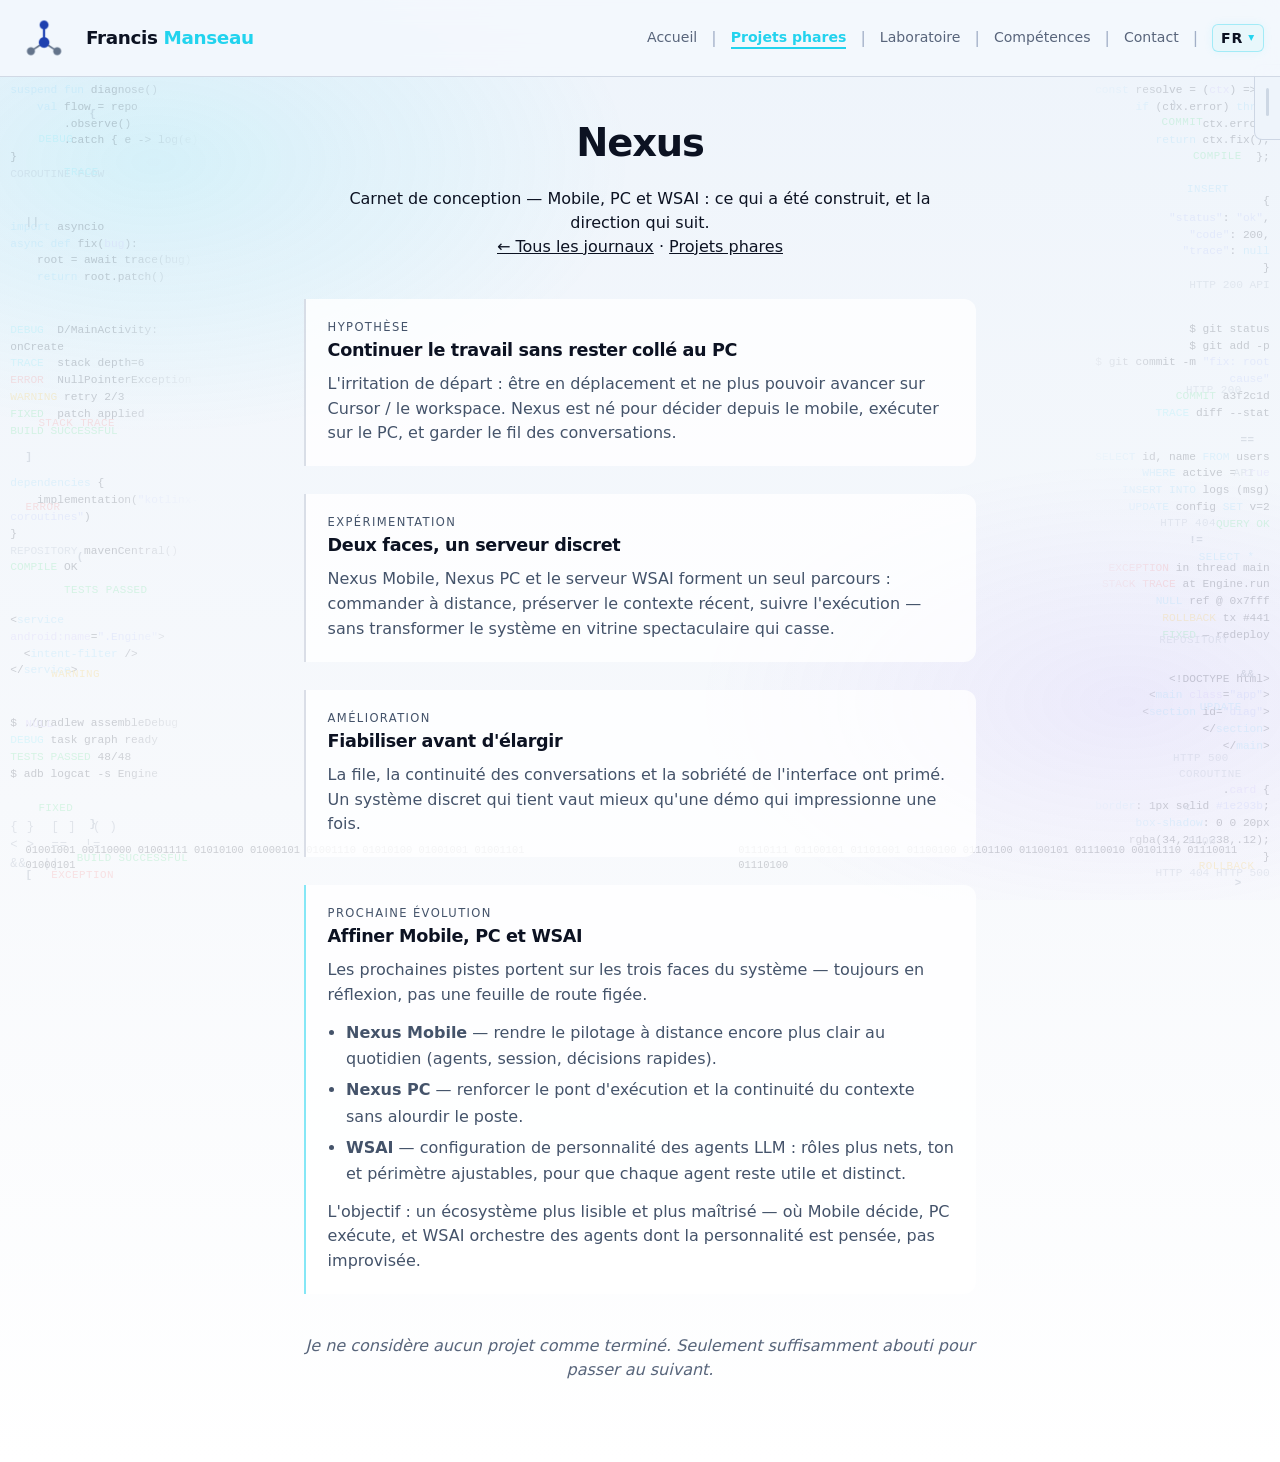
<file: journals/nexus.html>
﻿<!DOCTYPE html>
<html lang="fr">
<head>
    <meta charset="UTF-8">
    <meta name="viewport" content="width=device-width, initial-scale=1.0">
    <meta name="theme-color" content="#0a0e1a">
    <meta name="color-scheme" content="light dark">
    <meta name="description" content="Journal du concepteur — Nexus (Mobile, PC & WSAI).">
    <title>Journal · Nexus | Le Laboratoire</title>
    <link rel="icon" href="../assets/brand/favicon.svg" type="image/svg+xml">
    <link rel="icon" href="../assets/brand/favicon/favicon-32.png" type="image/png" sizes="32x32">
    <link rel="icon" href="../assets/brand/favicon/favicon-16.png" type="image/png" sizes="16x16">
    <link rel="shortcut icon" href="../assets/logo/favicon.png" type="image/png">
    <script src="../js/theme.js"></script>
    <link rel="stylesheet" href="../css/site.css?v=12">
    <link rel="stylesheet" href="../css/themes.css?v=12">
    <link rel="stylesheet" href="../css/layout.css?v=12">
    <link rel="stylesheet" href="../css/interactive.css?v=12">
    <link rel="stylesheet" href="../css/lab-studies.css?v=2">
    <link rel="stylesheet" href="../css/mobile-readability.css?v=12">
</head>
<body data-nav-root="../" data-nav-active="projects">
    <script src="../js/site-bg.js"></script>
    <header class="site-header">
        <div class="header-top">
            <div class="header-brand">
                <a href="../index.html" class="logo-link">
                    <img src="../assets/logo/logo-nav.png" alt="" class="logo-icon" width="56" height="56">
                    <span class="logo-text">Francis <span>Manseau</span></span>
                </a>
            </div>
            <nav class="main-nav" id="mainNav" aria-label="Navigation principale"></nav>
            <script src="../js/site-nav.js?v=8"></script>
            <span class="lang-status" id="langStatus" data-translate>Traduction…</span>
            <nav class="lang-switcher" id="langFlags" aria-label="Choisir la langue">
                <button type="button" class="lang-btn" data-lang="en">EN</button>
                <span class="lang-sep" aria-hidden="true">|</span>
                <button type="button" class="lang-btn active" data-lang="fr">FR</button>
                <span class="lang-sep" aria-hidden="true">|</span>
                <button type="button" class="lang-btn" data-lang="de">DE</button>
                <span class="lang-sep" aria-hidden="true">|</span>
                <button type="button" class="lang-btn" data-lang="es">ES</button>
                <span class="lang-sep" aria-hidden="true">|</span>
                <button type="button" class="lang-btn" data-lang="it">IT</button>
                <span class="lang-sep" aria-hidden="true">|</span>
                <button type="button" class="lang-btn" data-lang="zh-CN">ZH</button>
                <span class="lang-sep" aria-hidden="true">|</span>
                <button type="button" class="lang-btn" data-lang="ja">JA</button>
                <span class="lang-sep" aria-hidden="true">|</span>
                <button type="button" class="lang-btn" data-lang="pt">PT</button>
            </nav>
            <script src="../js/lang-ui.js"></script>
            <button type="button" class="nav-toggle" id="navToggle" aria-label="Menu" aria-expanded="false">☰</button>
        </div>
    </header>

    <main class="journal-page">
        <header class="page-intro">
            <h1>Nexus</h1>
            <p class="page-intro__lead" data-translate>Carnet de conception — Mobile, PC et WSAI : ce qui a été construit, et la direction qui suit.</p>
            <p><a href="index.html" data-translate>← Tous les journaux</a> · <a href="../projects/index.html#nexus" data-translate>Projets phares</a></p>
        </header>

        <article class="journal-entry">
            <p class="journal-entry__meta" data-translate>Hypothèse</p>
            <h2 data-translate>Continuer le travail sans rester collé au PC</h2>
            <p data-translate>
                L'irritation de départ : être en déplacement et ne plus pouvoir avancer sur Cursor / le workspace.
                Nexus est né pour décider depuis le mobile, exécuter sur le PC, et garder le fil des conversations.
            </p>
        </article>

        <article class="journal-entry">
            <p class="journal-entry__meta" data-translate>Expérimentation</p>
            <h2 data-translate>Deux faces, un serveur discret</h2>
            <p data-translate>
                Nexus Mobile, Nexus PC et le serveur WSAI forment un seul parcours :
                commander à distance, préserver le contexte récent, suivre l'exécution —
                sans transformer le système en vitrine spectaculaire qui casse.
            </p>
        </article>

        <article class="journal-entry">
            <p class="journal-entry__meta" data-translate>Amélioration</p>
            <h2 data-translate>Fiabiliser avant d'élargir</h2>
            <p data-translate>
                La file, la continuité des conversations et la sobriété de l'interface ont primé.
                Un système discret qui tient vaut mieux qu'une démo qui impressionne une fois.
            </p>
        </article>

        <article class="journal-entry journal-entry--next">
            <p class="journal-entry__meta" data-translate>Prochaine évolution</p>
            <h2 data-translate>Affiner Mobile, PC et WSAI</h2>
            <p data-translate>
                Les prochaines pistes portent sur les trois faces du système — toujours en réflexion, pas une feuille de route figée.
            </p>
            <ul>
                <li data-translate><strong>Nexus Mobile</strong> — rendre le pilotage à distance encore plus clair au quotidien (agents, session, décisions rapides).</li>
                <li data-translate><strong>Nexus PC</strong> — renforcer le pont d'exécution et la continuité du contexte sans alourdir le poste.</li>
                <li data-translate><strong>WSAI</strong> — configuration de personnalité des agents LLM : rôles plus nets, ton et périmètre ajustables, pour que chaque agent reste utile et distinct.</li>
            </ul>
            <p data-translate>
                L'objectif : un écosystème plus lisible et plus maîtrisé — où Mobile décide, PC exécute, et WSAI orchestre des agents dont la personnalité est pensée, pas improvisée.
            </p>
        </article>

        <p class="lab-credo" style="text-align:center;margin-top:2.5rem;font-style:italic;color:var(--text-muted)" data-translate>
            Je ne considère aucun projet comme terminé.
            Seulement suffisamment abouti pour passer au suivant.
        </p>
    </main>

    <script src="../js/nav.js"></script>
    <script src="../js/mobile-nav.js"></script>
    <script src="../js/portrait-lock.js"></script>
    <script src="../js/back-to-top.js"></script>
    <script src="../js/i18n.js"></script>
</body>
</html>
</file>
<file: css/site.css>
:root {
    --radius: 10px;
    --btn-radius: 15px;
    --header-h: 64px;
    --font: "Segoe UI", system-ui, -apple-system, BlinkMacSystemFont, sans-serif;
}

html {
    scroll-behavior: smooth;
}

body {
    background: linear-gradient(180deg, var(--bg-top) 0%, var(--bg-deep) 55%, var(--bg-gradient-end) 100%);
    color: var(--text);
    font-family: var(--font);
}

/* ── Arrière-plan décoratif (toutes les pages) ── */
.home-bg-deco {
    opacity: 0.18;
}

.home-bg-side {
    font-family: "Cascadia Code", "Consolas", "Courier New", monospace;
    opacity: 1;
}

.home-bg-block--symbols {
    opacity: 0.85;
}

.home-bg-edge {
    font-family: "Cascadia Code", "Consolas", "Courier New", monospace;
    opacity: 1;
}

.home-bg-scatter {
    font-family: "Cascadia Code", "Consolas", "Courier New", monospace;
    opacity: 1;
}

.home-bg-sym {
    color: #64748b;
}

.home-bg-deco .code-kw { color: #7dd3fc; }
.home-bg-deco .code-str { color: #a5b4fc; }
.home-bg-deco .code-var { color: #c4b5fd; }
.home-bg-deco .code-log { color: #67e8f9; }
.home-bg-deco .code-err { color: #f87171; }
.home-bg-deco .code-warn { color: #fbbf24; }
.home-bg-deco .code-ok { color: #4ade80; }
.home-bg-deco .code-tag { color: #94a3b8; }
.home-bg-deco .code-sym { color: #64748b; }

img, video, svg { max-width: 100%; height: auto; }

/* ── Liens (base) ── */
a { color: inherit; }
a:visited { color: inherit; }

a.home-contact-email,
a.home-contact-email:visited {
    color: var(--accent);
    text-decoration: none;
}

/* ── Contact accueil ── */
.home-contact {
    background: var(--bg-surface);
    border: 1px solid rgba(34, 211, 238, 0.25);
    border-radius: var(--radius);
    box-shadow: var(--glow-cyan);
}

.home-contact-lead {
    color: var(--text-muted);
}

.home-contact-email {
    color: var(--accent);
    border-radius: var(--btn-radius);
    border: 1px solid rgba(34, 211, 238, 0.4);
    background: var(--accent-soft);
}

/* ── Header ── */
.site-header {
    background: var(--header-bg);
    backdrop-filter: blur(12px);
    -webkit-backdrop-filter: blur(12px);
    border-bottom: 1px solid var(--border);
}

.header-contact,
.home-header-contact {
    color: var(--accent);
    border: 1px solid rgba(34, 211, 238, 0.45);
    border-radius: var(--radius);
    background: rgba(34, 211, 238, 0.06);
    box-shadow: var(--glow-cyan);
}

.logo-icon {
    border-radius: 12px;
}

.logo-text { color: var(--text); }
.logo-text span { color: var(--accent); }

.nav-toggle {
    background: var(--bg-card);
    border: 1px solid var(--border);
    color: var(--text);
    border-radius: 8px;
}

.lang-status { color: var(--accent); }

.lang-switcher:not(.lang-dropdown-menu) {
    border: 0;
}

.lang-dropdown-toggle {
    font-family: inherit;
    color: var(--lang-active-text);
    background: var(--lang-toggle-bg);
    border: 1px solid var(--lang-toggle-border);
    border-radius: 6px;
    box-shadow: 0 0 12px rgba(34, 211, 238, 0.16);
}

.main-nav .lang-dropdown--nav .lang-dropdown-toggle {
    background: rgba(15, 42, 56, 0.85);
    border-color: rgba(34, 211, 238, 0.45);
    box-shadow: 0 0 10px rgba(34, 211, 238, 0.1);
}

.lang-dropdown-chevron { color: var(--accent); }

.lang-dropdown-menu {
    background: var(--dropdown-bg);
    border: 1px solid rgba(34, 211, 238, 0.35);
    border-radius: 8px;
    box-shadow: var(--glow-cyan), 0 8px 24px rgba(0, 0, 0, 0.35);
    backdrop-filter: blur(10px);
    -webkit-backdrop-filter: blur(10px);
}

.lang-btn {
    background: transparent;
    border: 1px solid transparent;
    color: var(--lang-inactive);
    font-family: inherit;
    border-radius: 6px;
    box-shadow: none;
}

.lang-btn .lang-native { opacity: 0.88; }

.main-nav a { color: var(--text-muted); }

.main-nav .nav-sep {
    color: rgba(94, 115, 154, 0.55);
}

/* ── Footer ── */
.site-footer {
    color: var(--text-muted);
    border-top: 1px solid var(--border);
}

/* ── Badges ── */
.badge { border-radius: 20px; }

.badge-available {
    background: var(--accent-soft);
    color: var(--accent);
}

.badge-soon {
    background: rgba(100, 116, 139, 0.2);
    color: var(--badge-soon);
}

.badge-tool {
    background: rgba(59, 130, 246, 0.15);
    color: var(--badge-tool);
}

/* ── Pages produits ── */
.lead { color: var(--lead-color); }
.page-hero h1 { color: var(--text); }

.preview-box {
    background: var(--bg-card);
    border: 1px solid rgba(34, 211, 238, 0.28);
    border-radius: var(--radius);
    box-shadow: var(--glow-cyan);
    backdrop-filter: blur(8px);
    -webkit-backdrop-filter: blur(8px);
}

.hero-app-shot {
    background: var(--bg-card);
    border: 1px solid rgba(34, 211, 238, 0.28);
    border-radius: var(--radius);
    box-shadow: var(--glow-cyan);
    backdrop-filter: blur(8px);
    -webkit-backdrop-filter: blur(8px);
}

.btn-download-nexus {
    background: var(--btn-primary-bg);
    color: var(--text);
    border-radius: var(--btn-radius);
    border: 1px solid var(--btn-primary-border);
    box-shadow: var(--glow-cyan), 0 4px 12px rgba(0, 0, 0, 0.22);
}

.btn-download-icon {
    background: rgba(0, 0, 0, 0.2);
    border-radius: 10px;
}

.btn-download-label small { opacity: 0.88; }

.hero-download-note { color: var(--text-muted); }
.hero-download-note strong { color: var(--text); }

.hero-download-smartscreen {
    color: #e8c547;
    background: rgba(201, 162, 39, 0.12);
    border: 1px solid rgba(201, 162, 39, 0.35);
    border-radius: var(--radius);
}

.hero-download-smartscreen strong { color: #f0d060; }
.hero-download-smartscreen p { color: #ddd5b8; }

.btn-primary {
    background: var(--btn-primary-bg);
    color: var(--text);
    border-radius: var(--btn-radius);
    border: 1px solid var(--btn-primary-border);
    box-shadow:
        0 0 16px rgba(34, 211, 238, 0.12),
        0 4px 12px rgba(0, 0, 0, 0.22);
}

.btn-outline {
    background: var(--btn-secondary-bg);
    border: 1px solid var(--btn-secondary-border);
    color: var(--text);
    border-radius: var(--btn-radius);
    box-shadow:
        0 0 6px rgba(139, 92, 246, 0.05),
        0 2px 10px rgba(0, 0, 0, 0.18);
}

.note-muted { color: var(--text-muted-soft); }

.features-title,
.screenshots-title,
.discussion-title {
    color: var(--accent);
}

.feature-card,
.form-card,
.comment-card,
.teaser-box,
.screenshot-card {
    background: var(--bg-card);
    border: 1px solid var(--border);
    border-radius: var(--radius);
    backdrop-filter: blur(8px);
    -webkit-backdrop-filter: blur(8px);
}

.feature-card,
.teaser-box,
.screenshot-card {
    box-shadow: 0 0 24px rgba(139, 92, 246, 0.06);
}

.form-card,
.comment-card {
    box-shadow: var(--glow-cyan);
}

.features-grid .feature-card:nth-child(4n + 1) {
    border-color: rgba(139, 92, 246, 0.28);
    box-shadow: var(--glow-violet);
}

.features-grid .feature-card:nth-child(4n + 2) {
    border-color: rgba(59, 130, 246, 0.28);
    box-shadow: var(--glow-blue);
}

.features-grid .feature-card:nth-child(4n + 3) {
    border-color: rgba(34, 211, 238, 0.28);
    box-shadow: var(--glow-cyan);
}

.features-grid .feature-card:nth-child(4n + 4) {
    border-color: rgba(139, 92, 246, 0.28);
    box-shadow: var(--glow-violet);
}

.feature-card h3 { color: var(--text); }
.feature-card p { color: var(--text-muted-soft); }

.discussion-subtitle { color: var(--text-muted-soft); }
.form-group label { color: var(--text-muted); }

input:not([type="checkbox"]),
textarea,
select {
    background: var(--bg-card);
    border: 1px solid var(--border);
    border-radius: 8px;
    color: var(--text);
    font-family: inherit;
}

.btn-submit {
    background: var(--btn-secondary-bg);
    border: 1px solid var(--btn-secondary-border);
    color: var(--text);
    border-radius: var(--btn-radius);
    box-shadow: 0 0 6px rgba(139, 92, 246, 0.05), 0 2px 10px rgba(0, 0, 0, 0.18);
}

.comment-author { color: var(--accent-violet); }
.comment-text { color: var(--text); }

.btn-translate-comment {
    background: none;
    border: none;
    font-family: inherit;
    color: var(--accent);
}

.comments-empty-msg {
    color: var(--text-muted-soft);
    border: 1px dashed var(--border);
    border-radius: var(--radius);
}

.page-intro h1 { color: var(--text); }

.badge-cat-type {
    background: rgba(139, 92, 246, 0.18);
    color: var(--accent-violet);
}

.badge-cat-platform {
    background: rgba(59, 130, 246, 0.15);
    color: var(--badge-tool);
}

.project-see-also { color: var(--text-muted-soft); }
.project-see-also__label { color: var(--text-muted); }
.project-see-also__sep { color: var(--text-muted); opacity: 0.5; }
.project-see-also a { color: var(--text-muted-soft); }
.project-see-also__current { color: var(--text); }

a.project-card-link h3 { color: var(--text); }
.project-card-more { color: var(--accent); }

.about-list li { color: var(--text-muted-soft); }

.about-list li::before {
    content: "";
    border-radius: 50%;
    background: var(--accent);
    box-shadow: 0 0 8px rgba(34, 211, 238, 0.35);
}

.page-contact .contact-signal-qr {
    border-radius: var(--radius);
    border: 1px solid var(--border);
    box-shadow: 0 8px 24px rgba(12, 18, 34, 0.08);
}

.badge-dev {
    background: rgba(201, 162, 39, 0.18);
    color: var(--badge-dev);
}

.teaser-box {
    border-color: rgba(139, 92, 246, 0.28);
    box-shadow: var(--glow-violet);
}

.teaser-box h1 { color: var(--text); }
.teaser-box p { color: var(--text-muted-soft); }

/* Correctif — visibilité du fond code */
.home-bg-deco { opacity: 0.18 !important; }
.home-bg-side { opacity: 1 !important; }
.home-bg-edge { opacity: 1 !important; }
.home-bg-scatter { opacity: 1 !important; }

.submission-panel {
    background: var(--bg-card);
    border: 1px solid rgba(34, 211, 238, 0.28);
    border-radius: var(--radius);
    box-shadow: var(--glow-cyan);
}

.submission-panel label { color: var(--text); }

.submission-field-error { color: #fca5a5; }

.submission-field-invalid {
    border-color: rgba(252, 165, 165, 0.7) !important;
    box-shadow: 0 0 0 1px rgba(252, 165, 165, 0.18) !important;
}

.submission-required-notice { color: rgba(226, 232, 240, 0.86); }
.submission-required-notice.is-error { color: #fca5a5; }

.submission-consent {
    border-top: 1px solid rgba(255, 255, 255, 0.08);
}

#submissionStepRates h4 { color: var(--accent); }

#submissionStepRates .submission-consent {
    border-top: 1px solid rgba(255, 255, 255, 0.08);
}

#submissionStartBtn { opacity: 1; }

#submissionStartBtn:not(:disabled) {
    background: linear-gradient(180deg, rgba(22, 56, 92, 0.98), rgba(12, 34, 58, 1));
    border: 1px solid rgba(34, 211, 238, 0.9);
    border-radius: 12px;
    color: #fff;
    box-shadow: 0 0 18px rgba(34, 211, 238, 0.28);
}

#submissionStartBtn:disabled {
    background: rgba(22, 56, 92, 0.45);
    border: 1px solid rgba(34, 211, 238, 0.35);
    border-radius: 12px;
    color: rgba(255, 255, 255, 0.55);
    opacity: 1;
}

.submission-panel select {
    background-color: var(--bg-card);
    border: 1px solid var(--border);
    border-radius: 10px;
    color: var(--text);
    font-family: inherit;
}

.page-soumission .submission-select-toggle {
    background-color: var(--bg-card);
    border: 1px solid var(--border);
    border-radius: 10px;
    color: var(--text);
}

.page-soumission .submission-select-menu {
    background-color: var(--bg-card);
    border: 1px solid var(--border);
    border-radius: 10px;
}

.page-soumission .submission-select-option {
    background: transparent;
    color: var(--text-muted-soft);
    border-bottom-color: var(--border);
}

.page-soumission .submission-select-option.is-selected {
    color: var(--text);
}

/* ── Panneau thème ── */
.theme-drawer-tab {
    border: 1px solid var(--border);
    border-right: none;
    border-radius: 8px 0 0 8px;
    background: var(--surface-color);
    color: var(--text-muted);
}

.theme-drawer-tab-grip {
    border-radius: 999px;
    background: var(--border);
}

.theme-drawer-panel {
    border: none;
    background: var(--surface-color);
}

.theme-drawer.is-open .theme-drawer-panel {
    border: 1px solid var(--border);
    border-right: none;
}

.theme-drawer-label { color: var(--text-muted-soft); }

.theme-mode-btn {
    border: 1px solid var(--border);
    border-radius: var(--radius);
    background: transparent;
    color: var(--text-muted);
    font: inherit;
}

.theme-mode-btn.active {
    color: var(--accent);
    border-color: rgba(34, 211, 238, 0.45);
    background: var(--accent-soft);
}

/* ── Remonter en haut ── */
.site-back-top { opacity: 0; }

.site-back-top.is-visible { opacity: 1; }

.site-back-top-btn {
    border-radius: 999px;
    border: 1px solid rgba(34, 211, 238, 0.38);
    background: rgba(12, 18, 32, 0.92);
    color: var(--text);
    font: inherit;
    box-shadow: 0 0 14px rgba(34, 211, 238, 0.10);
}

/* ── Verrouillage paysage ── */
.portrait-lock-overlay {
    background: var(--bg-deep);
    color: var(--text);
    border: none;
}

.portrait-lock-icon {
    color: var(--accent);
    opacity: 0.72;
}

.portrait-lock-message { color: var(--text-muted-soft); }

/* ── Mobile : couleurs UI (progress, swipe hints) ── */
@media (max-width: 640px) {
    .mobile-page-progress {
        color: var(--text-muted);
    }

    .mobile-page-progress__step {
        color: var(--text-muted-soft);
    }

    .mobile-swipe-hint {
        border: none;
        background: transparent;
        color: var(--accent);
        opacity: 0.72;
        box-shadow: none;
    }

    .mobile-swipe-hint svg {
        filter: drop-shadow(0 0 6px rgba(34, 211, 238, 0.28));
    }

    .main-nav {
        border-top-color: var(--border);
    }

    .main-nav a {
        border-bottom-color: var(--border);
    }

    .main-nav .lang-dropdown--nav {
        border-bottom-color: var(--border);
    }
}

/* ── Thème jour : halos et surfaces (couleurs statiques) ── */
html[data-theme="day"] body::before,
html[data-theme="auto"][data-theme-effective="day"] body::before {
    content: "";
    background:
        radial-gradient(ellipse 52% 42% at 12% 18%, rgba(34, 211, 238, 0.125) 0%, transparent 72%),
        radial-gradient(ellipse 48% 38% at 88% 78%, rgba(139, 92, 246, 0.09) 0%, transparent 70%);
}

html[data-theme="day"] .site-header,
html[data-theme="auto"][data-theme-effective="day"] .site-header {
    backdrop-filter: blur(14px);
    -webkit-backdrop-filter: blur(14px);
}

html[data-theme="day"] .btn-primary,
html[data-theme="auto"][data-theme-effective="day"] .btn-primary {
    color: var(--text);
    box-shadow:
        0 0 12px rgba(34, 211, 238, 0.08),
        0 4px 12px rgba(12, 18, 34, 0.06);
}

html[data-theme="day"] .btn-outline,
html[data-theme="auto"][data-theme-effective="day"] .btn-outline {
    box-shadow:
        0 0 8px rgba(139, 92, 246, 0.06),
        0 2px 10px rgba(12, 18, 34, 0.05);
}

html[data-theme="day"] .feature-card,
html[data-theme="day"] .form-card,
html[data-theme="day"] .comment-card,
html[data-theme="day"] .teaser-box,
html[data-theme="day"] .screenshot-card,
html[data-theme="day"] .submission-panel,
html[data-theme="auto"][data-theme-effective="day"] .feature-card,
html[data-theme="auto"][data-theme-effective="day"] .form-card,
html[data-theme="auto"][data-theme-effective="day"] .comment-card,
html[data-theme="auto"][data-theme-effective="day"] .teaser-box,
html[data-theme="auto"][data-theme-effective="day"] .screenshot-card,
html[data-theme="auto"][data-theme-effective="day"] .submission-panel {
    background: rgba(255, 255, 255, 0.9);
    border-color: var(--card-border);
    box-shadow: var(--card-shadow);
}

html[data-theme="day"] .lang-dropdown-toggle,
html[data-theme="auto"][data-theme-effective="day"] .lang-dropdown-toggle {
    color: var(--lang-toggle-text);
    background: var(--lang-toggle-bg);
    border-color: var(--lang-toggle-border);
    box-shadow: 0 0 10px rgba(34, 211, 238, 0.08);
}

html[data-theme="day"] .main-nav .lang-dropdown--nav .lang-dropdown-toggle,
html[data-theme="auto"][data-theme-effective="day"] .main-nav .lang-dropdown--nav .lang-dropdown-toggle {
    background: var(--lang-toggle-bg);
    border: 1px solid var(--lang-toggle-border);
    color: var(--lang-toggle-text);
    box-shadow: 0 0 10px rgba(34, 211, 238, 0.08);
}

html[data-theme="day"] .lang-btn,
html[data-theme="auto"][data-theme-effective="day"] .lang-btn {
    color: var(--lang-inactive);
    background: transparent;
}

html[data-theme="day"] .lang-btn.active,
html[data-theme="auto"][data-theme-effective="day"] .lang-btn.active {
    background: #22d3ee;
    border-color: #22d3ee;
    color: #ffffff;
    box-shadow: 0 0 12px rgba(34, 211, 238, 0.2);
}

html[data-theme="day"] .page-soumission #submissionStartBtn:not(:disabled),
html[data-theme="auto"][data-theme-effective="day"] .page-soumission #submissionStartBtn:not(:disabled) {
    background: var(--btn-primary-bg);
    border: 1px solid var(--btn-primary-border);
    border-radius: var(--btn-radius);
    color: var(--text);
    box-shadow:
        0 0 12px rgba(34, 211, 238, 0.08),
        0 4px 12px rgba(12, 18, 34, 0.06);
}

html[data-theme="day"] .page-soumission #submissionStartBtn:disabled,
html[data-theme="auto"][data-theme-effective="day"] .page-soumission #submissionStartBtn:disabled {
    background: rgba(232, 247, 251, 0.88);
    border: 1px solid rgba(34, 211, 238, 0.22);
    border-radius: var(--btn-radius);
    color: var(--text-muted);
    box-shadow: none;
    opacity: 1;
}

html[data-theme-effective="day"] .site-back-top-btn {
    background: rgba(255, 255, 255, 0.96);
    border-color: rgba(8, 145, 178, 0.38);
    box-shadow: 0 0 14px rgba(34, 211, 238, 0.08);
}
</file>
<file: css/themes.css>
/* ── Variables de thème Weidler Studio ──
   Nuit (:root) et jour (html[data-theme="day"]).
   Couleurs composants : site.css · Interactions : interactive.css */

/* ── Thème nuit (défaut) ── */
:root,
html[data-theme="night"],
html[data-theme="auto"][data-theme-effective="night"] {
    --bg-deep: #060810;
    --bg-top: #0c1222;
    --bg-gradient-end: #040608;
    --bg-surface: rgba(14, 20, 36, 0.72);
    --bg-card: rgba(12, 18, 32, 0.85);
    --border: rgba(56, 80, 120, 0.35);
    --text: #f0f4ff;
    --text-muted: #94a3b8;
    --text-muted-soft: #b4c1d3;
    --lead-color: #cbd5e1;
    --accent: #22d3ee;
    --accent-dim: #0891b2;
    --accent-violet: #8b5cf6;
    --accent-glow: rgba(34, 211, 238, 0.18);
    --accent-soft: rgba(34, 211, 238, 0.1);
    --glow-cyan: 0 0 20px rgba(34, 211, 238, 0.18), 0 0 40px rgba(34, 211, 238, 0.06);
    --glow-violet: 0 0 20px rgba(139, 92, 246, 0.18), 0 0 40px rgba(139, 92, 246, 0.06);
    --glow-blue: 0 0 20px rgba(59, 130, 246, 0.18), 0 0 40px rgba(59, 130, 246, 0.06);
    --badge-dev: #c9a227;
    --badge-soon: #64748b;
    --badge-tool: #3b82f6;
    --header-bg: rgba(8, 12, 22, 0.92);
    --surface-color: #1b2234;
    --preferences-text: #ffffff;
    --btn-primary-bg: linear-gradient(180deg, rgba(16, 38, 68, 0.92) 0%, rgba(10, 24, 46, 0.96) 100%);
    --btn-primary-bg-hover: linear-gradient(180deg, rgba(20, 48, 82, 0.96) 0%, rgba(14, 30, 54, 1) 100%);
    --btn-primary-border: rgba(34, 211, 238, 0.52);
    --btn-primary-border-hover: rgba(34, 211, 238, 0.72);
    --btn-secondary-bg: rgba(8, 12, 24, 0.5);
    --btn-secondary-border: rgba(139, 92, 246, 0.42);
    --lang-inactive: #9aa7bd;
    --lang-active-bg: #0f2a38;
    --lang-active-text: #f4fcff;
    --lang-toggle-bg: #0f2a38;
    --lang-toggle-border: #22d3ee;
    --dropdown-bg: rgba(12, 18, 32, 0.98);
    --panel-muted-bg: rgba(14, 20, 36, 0.52);
    --panel-muted-border: rgba(56, 80, 120, 0.28);
    --conclusion-bg: rgba(14, 20, 36, 0.48);
    --conclusion-border: rgba(56, 80, 120, 0.38);
    --conclusion-text: #dce3ed;
    --meta-theme-color: #0a0e1a;
}

/* ── Thème jour (+ Auto résolu en jour via data-theme-effective) ── */
html[data-theme="day"],
html[data-theme="auto"][data-theme-effective="day"] {
    --bg-deep: #f7f9fc;
    --bg-top: #eef4fb;
    --bg-gradient-end: #ffffff;
    --bg-surface: rgba(255, 255, 255, 0.78);
    --bg-card: rgba(255, 255, 255, 0.9);
    --border: rgba(93, 112, 145, 0.22);
    --text: #0c1222;
    --text-muted: #58657b;
    --text-muted-soft: #74839a;
    --lead-color: #44536a;
    --accent: #22d3ee;
    --accent-dim: #0891b2;
    --accent-violet: #8b5cf6;
    --accent-glow: rgba(34, 211, 238, 0.12);
    --accent-soft: rgba(34, 211, 238, 0.06);
    --glow-cyan: 0 18px 42px rgba(34, 211, 238, 0.12);
    --glow-violet: 0 18px 42px rgba(139, 92, 246, 0.1);
    --glow-blue: 0 18px 42px rgba(59, 130, 246, 0.12);
    --card-border: rgba(34, 211, 238, 0.18);
    --card-shadow: 0 12px 30px rgba(12, 18, 34, 0.06);
    --badge-dev: #b45309;
    --badge-soon: #64748b;
    --badge-tool: #2563eb;
    --header-bg: rgba(244, 248, 253, 0.92);
    --surface-color: #eef4fb;
    --preferences-text: #0c1222;
    --btn-primary-bg: linear-gradient(180deg, #ffffff 0%, #eef8ff 100%);
    --btn-primary-bg-hover: #22d3ee;
    --btn-primary-border: rgba(34, 211, 238, 0.45);
    --btn-primary-border-hover: #22d3ee;
    --btn-primary-text-hover: #ffffff;
    --btn-secondary-bg: rgba(255, 255, 255, 0.85);
    --btn-secondary-border: rgba(139, 92, 246, 0.35);
    --lang-inactive: #0c1222;
    --lang-active-bg: #22d3ee;
    --lang-active-text: #ffffff;
    --lang-toggle-bg: #e8f7fb;
    --lang-toggle-text: #0c1222;
    --lang-toggle-border: rgba(34, 211, 238, 0.35);
    --dropdown-bg: rgba(255, 255, 255, 0.98);
    --panel-muted-bg: rgba(255, 255, 255, 0.92);
    --panel-muted-border: rgba(93, 112, 145, 0.18);
    --conclusion-bg: rgba(255, 255, 255, 0.92);
    --conclusion-border: rgba(34, 211, 238, 0.18);
    --conclusion-text: #44536a;
    --meta-theme-color: #f7f9fc;
}
</file>
<file: css/layout.css>
/* ── Layout global Weidler Studio ──
   Dimensions, structure, responsive, breakpoints.
   Chargé après themes.css. ── */

*, *::before, *::after {
    box-sizing: border-box;
    margin: 0;
    padding: 0;
}

html {
    overflow-x: hidden;
}

body {
    line-height: 1.5;
    overflow-x: hidden;
    padding-top: var(--header-h);
    min-width: 0;
    position: relative;
    isolation: isolate;
}

html[data-theme="day"] body::before,
html[data-theme="auto"][data-theme-effective="day"] body::before {
    position: fixed;
    inset: 0;
    z-index: 0;
    pointer-events: none;
}

main,
.site-footer {
    position: relative;
    z-index: 1;
}

.home-bg-deco {
    position: fixed;
    inset: 0;
    z-index: 0;
    pointer-events: none;
    overflow: hidden;
    mask-image: radial-gradient(ellipse 56% 38% at 50% 22%, transparent 0%, black 74%);
    -webkit-mask-image: radial-gradient(ellipse 56% 38% at 50% 22%, transparent 0%, black 74%);
}

.home-bg-side {
    position: absolute;
    top: var(--header-h);
    bottom: 0;
    width: min(210px, 16vw);
    display: flex;
    flex-direction: column;
    justify-content: space-between;
    gap: clamp(16px, 3vh, 32px);
    padding: clamp(12px, 2vh, 24px) 0 clamp(20px, 3vh, 40px);
    font-size: clamp(0.56rem, 0.95vw, 0.7rem);
    line-height: 1.5;
    user-select: none;
}

.home-bg-side--left {
    left: 0;
    padding-left: clamp(4px, 0.8vw, 12px);
    mask-image: linear-gradient(to right, black 55%, transparent 100%);
    -webkit-mask-image: linear-gradient(to right, black 55%, transparent 100%);
}

.home-bg-side--right {
    right: 0;
    padding-right: clamp(4px, 0.8vw, 12px);
    text-align: right;
    mask-image: linear-gradient(to left, black 55%, transparent 100%);
    -webkit-mask-image: linear-gradient(to left, black 55%, transparent 100%);
}

.home-bg-block {
    margin: 0;
    white-space: pre-wrap;
    word-break: break-word;
    flex-shrink: 0;
}

.home-bg-block--symbols {
    font-size: clamp(0.62rem, 1vw, 0.76rem);
    letter-spacing: 0.08em;
}

.home-bg-edge {
    position: absolute;
    left: 0;
    right: 0;
    display: flex;
    justify-content: space-between;
    gap: clamp(16px, 4vw, 48px);
    padding: 0 clamp(8px, 2vw, 40px) clamp(20px, 3vh, 36px);
    font-size: clamp(0.52rem, 0.85vw, 0.65rem);
    line-height: 1.45;
    user-select: none;
}

.home-bg-edge--bottom {
    bottom: 0;
}

.home-bg-edge .home-bg-block {
    max-width: 42%;
    margin: 0;
}

.home-bg-scatter {
    position: absolute;
    inset: var(--header-h) 0 0 0;
    font-size: clamp(0.54rem, 0.9vw, 0.68rem);
    user-select: none;
}

.home-bg-kw,
.home-bg-sym {
    position: absolute;
    white-space: nowrap;
    letter-spacing: 0.04em;
}

.home-bg-sym {
    font-weight: 600;
}

.home-bg-scatter .home-bg-kw:nth-child(1) {
    top: 8%;
    left: 3%;
}

.home-bg-scatter .home-bg-kw:nth-child(2) {
    top: 52%;
    left: 2%;
}

.home-bg-scatter .home-bg-kw:nth-child(3) {
    top: 72%;
    left: 4%;
}

.home-bg-scatter .home-bg-kw:nth-child(4) {
    top: 88%;
    left: 3%;
}

.home-bg-scatter .home-bg-kw:nth-child(5) {
    top: 94%;
    left: 6%;
}

.home-bg-scatter .home-bg-kw:nth-child(6) {
    top: 62%;
    left: 5%;
}

.home-bg-scatter .home-bg-kw:nth-child(7) {
    top: 12%;
    left: 5%;
}

.home-bg-scatter .home-bg-kw:nth-child(8) {
    top: 78%;
    left: 2%;
}

.home-bg-scatter .home-bg-kw:nth-child(9) {
    top: 42%;
    left: 3%;
}

.home-bg-scatter .home-bg-kw:nth-child(10) {
    top: 96%;
    left: 4%;
}

.home-bg-scatter .home-bg-kw:nth-child(11) {
    top: 10%;
    right: 3%;
}

.home-bg-scatter .home-bg-kw:nth-child(12) {
    top: 48%;
    right: 2%;
}

.home-bg-scatter .home-bg-kw:nth-child(13) {
    top: 68%;
    right: 4%;
}

.home-bg-scatter .home-bg-kw:nth-child(14) {
    top: 84%;
    right: 3%;
}

.home-bg-scatter .home-bg-kw:nth-child(15) {
    top: 92%;
    right: 5%;
}

.home-bg-scatter .home-bg-kw:nth-child(16) {
    top: 58%;
    right: 2%;
}

.home-bg-scatter .home-bg-kw:nth-child(17) {
    top: 14%;
    right: 4%;
}

.home-bg-scatter .home-bg-kw:nth-child(18) {
    top: 76%;
    right: 3%;
}

.home-bg-scatter .home-bg-kw:nth-child(19) {
    top: 6%;
    right: 6%;
}

.home-bg-scatter .home-bg-kw:nth-child(20) {
    top: 95%;
    right: 2%;
}

.home-bg-scatter .home-bg-kw:nth-child(21) {
    top: 38%;
    right: 3%;
}

.home-bg-scatter .home-bg-kw:nth-child(22) {
    top: 54%;
    right: 5%;
}

.home-bg-scatter .home-bg-kw:nth-child(23) {
    top: 82%;
    right: 4%;
}

.home-bg-scatter .home-bg-sym:nth-child(24) {
    top: 5%;
    left: 7%;
}

.home-bg-scatter .home-bg-sym:nth-child(25) {
    top: 90%;
    left: 7%;
}

.home-bg-scatter .home-bg-sym:nth-child(26) {
    top: 96%;
    left: 2%;
}

.home-bg-scatter .home-bg-sym:nth-child(27) {
    top: 46%;
    left: 2%;
}

.home-bg-scatter .home-bg-sym:nth-child(28) {
    top: 58%;
    left: 6%;
}

.home-bg-scatter .home-bg-sym:nth-child(29) {
    top: 4%;
    right: 8%;
}

.home-bg-scatter .home-bg-sym:nth-child(30) {
    top: 88%;
    right: 7%;
}

.home-bg-scatter .home-bg-sym:nth-child(31) {
    top: 97%;
    right: 3%;
}

.home-bg-scatter .home-bg-sym:nth-child(32) {
    top: 44%;
    right: 2%;
}

.home-bg-scatter .home-bg-sym:nth-child(33) {
    top: 56%;
    right: 6%;
}

.home-bg-scatter .home-bg-sym:nth-child(34) {
    top: 72%;
    right: 2%;
}

.home-bg-scatter .home-bg-sym:nth-child(35) {
    top: 18%;
    left: 2%;
}

.home-bg-scatter .home-bg-sym:nth-child(36) {
    top: 16%;
    right: 2%;
}

img, video, svg {
    max-width: 100%;
    height: auto;
}

a.home-contact-email,
a.home-contact-email:visited {
    text-decoration: none;
}

.home-contact {
    display: flex;
    flex-direction: column;
    align-items: center;
    justify-content: center;
    width: 100%;
    margin-top: clamp(48px, 8vw, 72px);
    padding: clamp(28px, 5vw, 36px) clamp(20px, 4vw, 32px);
    text-align: center;
    box-sizing: border-box;
}

.home-contact-lead {
    font-size: clamp(0.95rem, 2.4vw, 1.05rem);
    line-height: 1.65;
    max-width: 42ch;
    width: 100%;
    margin: 0 auto 16px;
    text-align: center;
}

.home-contact-email {
    display: inline-block;
    font-size: clamp(1rem, 2.6vw, 1.12rem);
    font-weight: 600;
    text-decoration: none;
    padding: 10px 18px;
}

.site-footer--home {
    display: flex;
    flex-direction: column;
    align-items: center;
    gap: 8px;
    text-align: center;
}

.site-header {
    position: fixed;
    top: 0;
    left: 0;
    right: 0;
    z-index: 200;
}

.header-top {
    display: grid;
    grid-template-columns: auto 1fr auto;
    grid-template-areas: "brand nav toggle";
    align-items: center;
    gap: clamp(10px, 2vw, 20px);
    flex-wrap: wrap;
    padding: 10px clamp(16px, 4vw, 40px);
    min-height: var(--header-h);
}

.header-brand {
    grid-area: brand;
    min-width: 0;
}

.main-nav {
    grid-area: nav;
    justify-self: end;
}

.nav-toggle {
    grid-area: toggle;
}

.header-brand {
    display: flex;
    align-items: center;
    gap: 12px;
    min-width: 0;
}

.header-contact,
.home-header-contact {
    display: inline-flex;
    align-items: center;
    justify-content: center;
    padding: 7px 16px;
    font-size: clamp(0.68rem, 1.6vw, 0.75rem);
    font-weight: 700;
    letter-spacing: 0.1em;
    text-transform: uppercase;
    text-decoration: none;
    white-space: nowrap;
    flex-shrink: 0;
}

.logo-link {
    display: flex;
    align-items: center;
    gap: clamp(10px, 1.2vw, 14px);
    text-decoration: none;
    min-width: 0;
}

.logo-icon {
    width: auto;
    height: clamp(48px, 5vw, 56px);
    max-height: 56px;
    object-fit: contain;
    flex-shrink: 0;
    display: block;
}

.logo-text {
    font-size: clamp(0.95rem, 2.8vw, 1.15rem);
    font-weight: 700;
    letter-spacing: -0.02em;
    white-space: nowrap;
}

.nav-toggle {
    display: none;
    width: 40px;
    height: 40px;
    font-size: 1.25rem;
    flex-shrink: 0;
}

.lang-status {
    font-size: 0.68rem;
    display: none;
    white-space: nowrap;
    letter-spacing: 0.02em;
}

.lang-status.visible {
    display: inline;
    position: absolute;
    right: clamp(16px, 4vw, 40px);
    bottom: 6px;
    z-index: 201;
}

.lang-switcher:not(.lang-dropdown-menu) {
    position: absolute;
    width: 1px;
    height: 1px;
    padding: 0;
    margin: -1px;
    overflow: hidden;
    clip: rect(0, 0, 0, 0);
    white-space: nowrap;
}

.lang-dropdown {
    position: relative;
    display: flex;
    align-items: center;
    flex-shrink: 0;
}

.lang-dropdown-toggle {
    display: inline-flex;
    align-items: center;
    justify-content: center;
    gap: 5px;
    height: 24px;
    min-height: 0;
    padding: 0 8px;
    line-height: 1;
    font-size: clamp(0.72rem, 1.8vw, 0.82rem);
    font-weight: 600;
    letter-spacing: 0.08em;
    text-transform: uppercase;
}

.main-nav .lang-dropdown--nav {
    flex-shrink: 0;
}

.main-nav .lang-dropdown--nav .lang-dropdown-toggle {
    height: auto;
    min-height: 28px;
    padding: 4px 8px;
    font-size: clamp(0.78rem, 1.9vw, 0.88rem);
    font-weight: 600;
    letter-spacing: 0.06em;
}

.main-nav .nav-sep--lang {
    margin-left: clamp(8px, 1.4vw, 14px);
}

.lang-dropdown-chevron {
    font-size: 0.55em;
    line-height: 1;
}

.lang-dropdown-globe svg {
    display: block;
    width: 14px;
    height: 14px;
}

.lang-dropdown-code {
    display: inline-flex;
    align-items: center;
    line-height: 1;
}

.lang-dropdown-menu {
    position: absolute;
    top: calc(100% + 6px);
    right: 0;
    z-index: 300;
    display: flex;
    flex-direction: column;
    gap: 2px;
    min-width: 72px;
    padding: 6px;
    margin: 0;
}

.lang-dropdown-menu[hidden] {
    display: none;
}

.lang-switcher {
    display: flex;
    flex-wrap: wrap;
    align-items: center;
    justify-content: flex-end;
    gap: 0;
    font-size: clamp(0.72rem, 1.8vw, 0.82rem);
    letter-spacing: 0.06em;
    text-transform: uppercase;
}

.lang-sep {
    display: none;
}

.lang-btn {
    display: block;
    width: 100%;
    text-align: left;
    padding: 8px 10px;
    min-height: 36px;
    font-size: inherit;
    font-weight: 500;
    letter-spacing: inherit;
    text-transform: inherit;
    white-space: nowrap;
}

.lang-btn .lang-native {
    font-weight: 400;
    text-transform: none;
    letter-spacing: 0;
}

.lang-btn.active {
    font-weight: 600;
}

.main-nav {
    display: flex;
    align-items: center;
    gap: 0;
    flex-wrap: wrap;
    justify-content: flex-end;
}

.main-nav a {
    text-decoration: none;
    font-size: clamp(0.78rem, 1.9vw, 0.88rem);
    font-weight: 500;
    white-space: nowrap;
}

.main-nav .nav-sep {
    margin: 0 clamp(8px, 1.4vw, 14px);
    font-weight: 300;
    user-select: none;
}

.main-nav a .nav-link-text {
    display: inline-block;
}

.main-nav a.active {
    font-weight: 600;
}

main {
    width: 100%;
    max-width: 1000px;
    margin: 0 auto;
    padding: clamp(32px, 6vw, 56px) clamp(16px, 4vw, 24px);
}

.site-footer {
    text-align: center;
    font-size: clamp(0.75rem, 2vw, 0.8rem);
    padding: clamp(28px, 6vw, 40px) clamp(16px, 4vw, 24px);
    margin-top: 8px;
    max-width: 1000px;
    margin-left: auto;
    margin-right: auto;
}

.badge {
    display: inline-block;
    padding: 3px 10px;
    font-size: 0.68rem;
    font-weight: 700;
    letter-spacing: 0.05em;
    text-transform: uppercase;
    margin-bottom: 12px;
    width: fit-content;
}

.lead {
    font-size: clamp(0.95rem, 2.4vw, 1.06rem);
    line-height: 1.75;
}

.page-hero {
    display: grid;
    grid-template-columns: 1.1fr 0.9fr;
    gap: clamp(24px, 5vw, 40px);
    align-items: center;
    margin-bottom: clamp(48px, 8vw, 72px);
}

.page-hero h1 {
    font-size: clamp(1.55rem, 5vw, 2.4rem);
    font-weight: 800;
    letter-spacing: -0.03em;
    margin-bottom: 0;
    line-height: 1.22;
}

.page-hero .lead {
    margin-bottom: clamp(20px, 4vw, 28px);
    max-width: 62ch;
}

.preview-box {
    aspect-ratio: 16 / 10;
    min-height: 160px;
    width: 100%;
    overflow: hidden;
}

.preview-box img {
    width: 100%;
    height: 100%;
    object-fit: cover;
    object-position: center;
    display: block;
}

.preview-box picture {
    display: block;
    width: 100%;
    height: 100%;
}

.preview-box.contain img {
    object-fit: contain;
    padding: 16px;
}

.nexus-bridge-preview img {
    object-fit: contain;
    object-position: center;
    padding: 16px;
}

.hero-app-shot {
    margin: 0 0 clamp(40px, 8vw, 64px);
    padding: 0;
    overflow: hidden;
    width: 100%;
}

.hero-app-shot--full {
    line-height: 0;
}

.hero-app-shot--full img {
    display: block;
    width: 100%;
    height: auto;
    max-width: none;
    object-fit: contain;
    vertical-align: top;
}

.hero-download-cta {
    margin: 28px 0 8px;
    max-width: 420px;
}

.btn-download-nexus {
    display: flex;
    align-items: center;
    gap: 16px;
    width: 100%;
    padding: 16px 22px;
    text-decoration: none;
}

.btn-download-icon {
    display: flex;
    align-items: center;
    justify-content: center;
    flex-shrink: 0;
    width: 48px;
    height: 48px;
}

.btn-download-label {
    display: flex;
    flex-direction: column;
    align-items: flex-start;
    gap: 2px;
    text-align: left;
}

.btn-download-label strong {
    font-size: clamp(1rem, 2.4vw, 1.15rem);
    font-weight: 700;
    letter-spacing: -0.02em;
}

.btn-download-label small {
    font-size: 0.8rem;
    font-weight: 500;
}

.hero-download-note {
    margin: 14px 0 0;
    font-size: 0.85rem;
    line-height: 1.55;
    max-width: 54ch;
}

.hero-download-note strong {
    font-weight: 600;
}

.hero-download-smartscreen {
    margin-top: 18px;
    padding: 14px 16px;
    max-width: 54ch;
    font-size: 0.84rem;
    line-height: 1.6;
}

.hero-download-smartscreen strong {
    display: block;
    margin-bottom: 6px;
    font-weight: 700;
}

.hero-download-smartscreen p {
    margin: 0;
}

.btn-primary {
    display: inline-flex;
    align-items: center;
    justify-content: center;
    min-height: 52px;
    padding: 0 22px;
    font-weight: 600;
    font-size: 0.95rem;
    text-decoration: none;
    max-width: 100%;
    text-align: center;
}

.btn-outline {
    display: inline-flex;
    align-items: center;
    justify-content: center;
    min-height: 52px;
    padding: 0 22px;
    font-weight: 600;
    font-size: 0.95rem;
    text-decoration: none;
}

.project-cta {
    text-align: center;
    margin-bottom: clamp(48px, 8vw, 72px);
}

.note-muted {
    font-size: 0.82rem;
    margin-top: 14px;
    line-height: 1.65;
    max-width: 48ch;
}

.features-section {
    margin-bottom: clamp(48px, 8vw, 72px);
}

.features-title,
.screenshots-title,
.discussion-title {
    font-size: clamp(0.72rem, 1.8vw, 0.82rem);
    font-weight: 700;
    margin-bottom: clamp(20px, 4vw, 28px);
    letter-spacing: 0.14em;
    text-transform: uppercase;
    text-align: center;
}

.features-grid {
    display: grid;
    grid-template-columns: repeat(auto-fit, minmax(min(100%, 260px), 1fr));
    gap: clamp(14px, 3vw, 20px);
}

.feature-card {
    padding: clamp(20px, 4vw, 28px);
    text-align: center;
}

.feature-card h3 {
    font-size: 1.05rem;
    font-weight: 700;
    margin-bottom: 10px;
    letter-spacing: -0.01em;
}

.feature-card p {
    font-size: clamp(0.86rem, 2vw, 0.92rem);
    line-height: 1.65;
}

.discussion-subtitle {
    font-size: clamp(0.88rem, 2.4vw, 0.95rem);
    margin-bottom: 24px;
    line-height: 1.68;
    max-width: 60ch;
}

.form-card {
    padding: clamp(20px, 4vw, 28px);
    margin-bottom: 28px;
}

.form-grid {
    display: grid;
    grid-template-columns: 1fr;
    gap: 16px;
}

.form-group {
    display: flex;
    flex-direction: column;
    gap: 8px;
}

.form-group label {
    font-size: 0.85rem;
    font-weight: 500;
}

input:not([type="checkbox"]),
textarea,
select {
    width: 100%;
    max-width: 520px;
    min-height: 48px;
    padding: 12px 16px;
    font-size: 16px;
}

select {
    height: 50px;
}

input[type="checkbox"] {
    width: auto;
    height: auto;
    padding: 0;
    margin: 0;
}

textarea {
    resize: vertical;
    min-height: 100px;
}

.btn-submit {
    display: inline-flex;
    align-items: center;
    justify-content: center;
    min-height: 52px;
    padding: 0 22px;
    width: fit-content;
    font-weight: 600;
    font-size: 0.92rem;
}

.comment-list {
    display: flex;
    flex-direction: column;
    gap: 12px;
}

.comment-card {
    padding: clamp(16px, 3vw, 22px);
}

.comment-author {
    font-weight: 600;
    font-size: 0.92rem;
    margin-bottom: 6px;
}

.comment-text {
    font-size: 0.95rem;
    word-break: break-word;
    margin-bottom: 6px;
}

.btn-translate-comment {
    padding: 0;
    font-size: 0.78rem;
    font-weight: 600;
}

.comments-empty-msg {
    font-size: 0.92rem;
    text-align: center;
    padding: 1.5rem;
}

.page-intro {
    text-align: center;
    margin-bottom: clamp(48px, 8vw, 72px);
    max-width: 62ch;
    margin-left: auto;
    margin-right: auto;
}

.page-intro h1 {
    font-size: clamp(1.55rem, 5vw, 2.4rem);
    font-weight: 800;
    letter-spacing: -0.03em;
    margin-bottom: clamp(14px, 3vw, 20px);
    line-height: 1.22;
}

body[data-nav-active="services"] .page-intro h1 {
    margin-bottom: clamp(24px, 4vw, 32px);
}

.page-intro .lead {
    margin-bottom: 0;
}

a.project-card-link {
    display: block;
    text-decoration: none;
    text-align: left;
}

a.project-card-link .badge {
    margin-bottom: 0;
}

.project-card-badges {
    display: flex;
    align-items: center;
    justify-content: flex-start;
    flex-wrap: wrap;
    gap: clamp(8px, 2vw, 12px);
    margin-bottom: 12px;
    width: 100%;
}

.project-card-badges__cell {
    flex: 0 0 auto;
    display: flex;
    align-items: center;
}

.project-card-badges .badge {
    max-width: 100%;
    overflow: hidden;
    text-overflow: ellipsis;
    white-space: nowrap;
    font-size: clamp(0.58rem, 1.6vw, 0.68rem);
    padding: 3px clamp(6px, 1.8vw, 10px);
}

@media (max-width: 380px) {
    .project-card-badges .badge {
        white-space: normal;
        text-align: center;
        line-height: 1.25;
    }
}

.project-see-also {
    display: flex;
    flex-wrap: wrap;
    align-items: baseline;
    justify-content: center;
    gap: 0.35em 0.65em;
    width: 100%;
    margin: 0 auto clamp(24px, 4vw, 32px);
    padding-top: 0;
    font-size: clamp(0.74rem, 1.8vw, 0.81rem);
    line-height: 1.45;
    text-align: center;
}

.project-see-also__label {
    flex-shrink: 0;
    font-weight: 600;
    letter-spacing: 0.02em;
}

.project-see-also__list {
    display: inline-flex;
    flex-wrap: wrap;
    align-items: center;
    gap: 0.35em 0.5em;
}

.project-see-also__sep {
    user-select: none;
}

.project-see-also a {
    text-decoration: none;
}

.project-see-also__current {
    font-weight: 600;
    text-decoration: underline;
    text-underline-offset: 3px;
}

.project-card-more {
    display: inline-block;
    margin-top: 14px;
    font-size: 0.85rem;
    font-weight: 600;
}

.about-content {
    max-width: 62ch;
    margin: 0 auto clamp(48px, 8vw, 72px);
}

.about-block {
    margin-bottom: clamp(32px, 6vw, 48px);
}

.about-block .features-title {
    text-align: left;
    margin-bottom: clamp(16px, 3vw, 20px);
}

.about-block .lead {
    margin-bottom: clamp(16px, 3vw, 20px);
}

.about-list {
    list-style: none;
    padding: 0;
    margin: 0;
}

.about-list li {
    position: relative;
    padding-left: 1.25rem;
    margin-bottom: 12px;
    line-height: 1.68;
    font-size: clamp(0.88rem, 2vw, 0.94rem);
}

.about-list li::before {
    position: absolute;
    left: 0;
    top: 0.55em;
    width: 6px;
    height: 6px;
}

.studio-cta {
    text-align: center;
    margin-bottom: clamp(48px, 8vw, 72px);
}

.studio-cta .lead {
    margin-bottom: clamp(20px, 4vw, 28px);
}

.page-contact {
    min-height: 100svh;
    display: flex;
    flex-direction: column;
}

.page-contact main {
    flex: 1;
    display: flex;
    flex-direction: column;
    gap: clamp(40px, 8vh, 72px);
}

.page-contact .page-intro {
    margin-bottom: 0;
}

.page-contact .about-content {
    margin-bottom: 0;
}

.page-contact .about-block:last-child {
    margin-bottom: 0;
}

.page-contact .about-block:has(.about-list) {
    display: flex;
    flex-direction: column;
    align-items: center;
    width: 100%;
}

.page-contact .about-block:has(.about-list) .features-title {
    text-align: center;
    width: 100%;
}

.page-contact .about-block:has(.about-list) .about-list {
    width: fit-content;
    max-width: 100%;
    margin-left: auto;
    margin-right: auto;
}

.page-contact .contact-portfolio {
    max-width: min(520px, 92%);
    margin: 0 auto;
    text-align: center;
}

.page-contact .contact-email,
.page-contact .contact-email:visited {
    display: inline-block;
    font-size: clamp(1rem, 2.6vw, 1.12rem);
    font-weight: 600;
    color: var(--accent, #22d3ee);
    text-decoration: none;
    letter-spacing: 0.01em;
    padding: 12px 20px;
    border-radius: var(--radius, 10px);
    border: 1px solid rgba(34, 211, 238, 0.4);
    background: rgba(34, 211, 238, 0.08);
    transition: background 0.2s, border-color 0.2s, transform 0.2s;
    word-break: break-all;
}

.page-contact .contact-email:hover {
    background: rgba(34, 211, 238, 0.18);
    border-color: rgba(34, 211, 238, 0.6);
    transform: translateY(-1px);
    color: var(--accent, #22d3ee);
}

.page-contact .contact-social {
    display: flex;
    flex-wrap: wrap;
    justify-content: center;
    gap: 12px;
    margin-top: 24px;
}

.page-contact .contact-social__link {
    font-size: 0.9rem;
    font-weight: 600;
    color: var(--text-muted);
    text-decoration: none;
    padding: 8px 16px;
    border-radius: 999px;
    border: 1px solid var(--border);
    transition: color 0.2s, border-color 0.2s;
}

.page-contact .contact-social__link:hover {
    color: var(--accent, #22d3ee);
    border-color: rgba(34, 211, 238, 0.45);
}

.page-contact .studio-cta {
    flex: 1;
    display: flex;
    flex-direction: column;
    justify-content: flex-start;
    align-items: center;
    gap: clamp(18px, 3.5vw, 28px);
    padding-top: clamp(16px, 3vh, 32px);
    padding-bottom: clamp(48px, 9vh, 96px);
    margin-bottom: 0;
    text-align: center;
}

.page-contact .studio-cta .lead {
    max-width: 54ch;
    margin-left: auto;
    margin-right: auto;
    margin-bottom: 0;
}

.page-contact .contact-signal-qr {
    display: block;
    width: min(200px, 72vw);
    height: auto;
    margin: 0 auto;
}

.page-contact .site-footer {
    flex-shrink: 0;
    margin-top: auto;
    width: min(1000px, 100%);
    margin-left: auto;
    margin-right: auto;
    padding-top: clamp(28px, 5vw, 44px);
    padding-bottom: clamp(28px, 5vw, 44px);
}

.page-soumission {
    min-height: 100svh;
    display: flex;
    flex-direction: column;
}

.page-soumission .home-bg-deco {
    mask-image: radial-gradient(ellipse 80% 55% at 50% 18%, transparent 0%, black 88%);
    -webkit-mask-image: radial-gradient(ellipse 80% 55% at 50% 18%, transparent 0%, black 88%);
}

.page-soumission main {
    flex: 1;
    display: flex;
    flex-direction: column;
    gap: clamp(40px, 8vh, 72px);
}

.page-soumission .page-intro {
    margin-bottom: 0;
}

.page-soumission .submission-content {
    flex: 1;
    width: 100%;
    max-width: min(1000px, 100%);
    margin: 0 auto;
    padding-bottom: clamp(48px, 9vh, 96px);
}

.page-soumission .site-footer {
    flex-shrink: 0;
    margin-top: auto;
    width: min(1000px, 100%);
    margin-left: auto;
    margin-right: auto;
    padding-top: clamp(28px, 5vw, 44px);
    padding-bottom: clamp(28px, 5vw, 44px);
}

.teaser-box {
    text-align: center;
    padding: clamp(40px, 8vw, 64px) clamp(20px, 4vw, 32px);
    max-width: 520px;
    margin: 0 auto;
}

.teaser-box h1 {
    margin-bottom: 16px;
}

.teaser-box p {
    line-height: 1.65;
    margin-bottom: 8px;
}

@media (min-width: 641px) {
    .header-top {
        grid-template-columns: auto 1fr;
        grid-template-areas: "brand nav";
    }

    .nav-toggle {
        display: none;
    }

    .mobile-page-progress,
    .mobile-swipe-hints {
        display: none !important;
    }

    .main-nav {
        display: flex;
        flex-direction: row;
        align-items: center;
        justify-content: flex-end;
        width: auto;
        padding: 0;
        border-top: none;
    }

    .main-nav a {
        display: inline;
        width: auto;
        padding: 0;
        border-bottom: none;
    }
}

@media (max-width: 992px) {
    .page-hero { grid-template-columns: 1fr; }
    .preview-box { order: -1; max-height: 280px; }
}

@media (max-width: 768px) {
    .page-hero h1,
    .page-intro h1 {
        line-height: 1.34;
    }

    main {
        padding-top: 16px;
        padding-bottom: 28px;
        overflow-wrap: anywhere;
        word-break: break-word;
    }

    .submission-panel {
        padding: clamp(18px, 4vw, 28px);
    }

    .features-grid,
    .cards-grid {
        grid-template-columns: 1fr;
    }
}

@media (max-width: 640px) {
    :root {
        --header-h: 56px;
        --mobile-main-top: 16px;
    }
    body { padding-top: 0; }

    /* Espacement menu → titre (référence : page Services) */
    main,
    .page-home main,
    .page-contact main,
    .page-soumission main,
    main.page-projects {
        padding-top: var(--mobile-main-top);
    }

    main > .page-intro:first-child,
    main > .about-hero:first-child,
    main > .home-hero:first-child {
        margin-top: 0;
        padding-top: 0;
    }

    .page-home .home-hero {
        margin-top: 0;
        padding-top: 0;
    }

    body:not(.mobile-swipe-disabled) {
        touch-action: pan-y pinch-zoom;
    }
    body.mobile-swipe-disabled {
        touch-action: auto;
    }
    .site-header { position: relative; }
    .header-top {
        min-height: 56px;
        grid-template-columns: minmax(0, 1fr) auto auto;
        grid-template-areas:
            "brand progress toggle"
            "nav nav nav";
    }
    .mobile-page-progress {
        grid-area: progress;
        display: flex;
        align-items: center;
        justify-content: flex-end;
        gap: 0;
        min-width: 0;
        max-width: 46vw;
        padding-right: 2px;
        font-size: clamp(0.68rem, 2.8vw, 0.78rem);
        font-weight: 600;
        line-height: 1.2;
        white-space: nowrap;
        overflow: hidden;
        text-overflow: ellipsis;
    }
    .mobile-page-progress__label {
        overflow: hidden;
        text-overflow: ellipsis;
    }
    .mobile-page-progress__step {
        flex-shrink: 0;
        font-weight: 500;
    }
    .mobile-swipe-hints {
        position: fixed;
        inset: 0;
        z-index: 15;
        pointer-events: none;
    }
    .mobile-swipe-hint {
        position: fixed;
        top: 50%;
        transform: translateY(-50%);
        display: inline-flex;
        align-items: center;
        justify-content: center;
        min-width: 0;
        min-height: 0;
        width: auto;
        height: auto;
        padding: 0;
        margin: 0;
        border: none;
        border-radius: 0;
        background: transparent;
        box-shadow: none;
    }
    .mobile-swipe-hint svg {
        display: block;
        width: 20px;
        height: 32px;
        flex-shrink: 0;
    }
    .mobile-swipe-hint--prev {
        left: max(2px, env(safe-area-inset-left));
    }
    .mobile-swipe-hint--next {
        right: max(2px, env(safe-area-inset-right));
    }
    .mobile-swipe-hint[hidden],
    .mobile-swipe-hints[hidden] {
        display: none !important;
    }
    .main-nav { justify-self: stretch; }
    .nav-toggle { display: block; }
    .main-nav {
        display: none;
        flex-direction: column;
        align-items: flex-start;
        gap: 0;
        width: 100%;
        padding: 2px clamp(16px, 4vw, 40px) 4px;
        border-top-width: 1px;
        border-top-style: solid;
    }
    .main-nav.open {
        display: flex;
        position: relative;
        z-index: 170;
    }
    .main-nav .nav-sep {
        display: none;
    }
    .main-nav a {
        display: flex;
        align-items: center;
        width: 100%;
        min-height: 40px;
        padding: 3px 0;
        line-height: 1.25;
        border-bottom-width: 1px;
        border-bottom-style: solid;
    }
    .main-nav a:last-child { border-bottom: none; }
    .main-nav .lang-dropdown--nav {
        width: 100%;
        min-height: 40px;
        padding: 3px 0;
        border-bottom-width: 1px;
        border-bottom-style: solid;
    }
    .main-nav .lang-dropdown--nav .lang-dropdown-toggle {
        width: 100%;
        justify-content: space-between;
        min-height: 0;
        padding: 0;
        border-radius: 0;
        font-weight: 500;
        letter-spacing: 0.06em;
    }
    .main-nav .lang-dropdown--nav .lang-dropdown-menu {
        position: static;
        width: 100%;
        margin-top: 4px;
        padding: 4px;
        gap: 0;
    }

    .main-nav .lang-dropdown--nav .lang-btn {
        min-height: 34px;
        padding: 5px 8px;
    }

    .page-soumission .submission-panel select {
        font-size: 0.875rem;
        line-height: 1.35;
        -webkit-text-size-adjust: 100%;
        text-size-adjust: 100%;
    }

    .page-soumission .submission-panel select option {
        font-size: 0.875rem;
        line-height: 1.35;
    }

    /* Soumission — select custom mobile (structure) */
    .page-soumission .submission-select-custom {
        position: relative;
        display: block;
        width: 100%;
        max-width: 520px;
    }

    .page-soumission .submission-select-native {
        position: absolute;
        width: 1px;
        height: 1px;
        padding: 0;
        margin: -1px;
        overflow: hidden;
        clip: rect(0, 0, 0, 0);
        white-space: nowrap;
        border: 0;
    }

    .page-soumission .submission-select-toggle {
        position: relative;
        display: flex;
        align-items: center;
        justify-content: space-between;
        gap: 12px;
        width: 100%;
        max-width: 520px;
        min-height: 50px;
        height: 50px;
        padding: 0 46px 0 16px;
        box-sizing: border-box;
        text-align: left;
        font-family: inherit;
        line-height: 1.35;
    }

    .page-soumission .submission-select-label {
        flex: 1;
        min-width: 0;
        overflow: hidden;
        text-overflow: ellipsis;
        white-space: nowrap;
    }

    .page-soumission .submission-select-chevron {
        position: absolute;
        right: 16px;
        top: 50%;
        transform: translateY(-50%);
        font-size: 0.55em;
        line-height: 1;
        pointer-events: none;
    }

    .page-soumission .submission-select-menu {
        position: absolute;
        top: calc(100% + 4px);
        left: 0;
        right: 0;
        z-index: 250;
        max-height: min(280px, 52vh);
        overflow-y: auto;
        -webkit-overflow-scrolling: touch;
        box-sizing: border-box;
    }

    .page-soumission .submission-select-option {
        display: block;
        width: 100%;
        padding: 10px 14px;
        box-sizing: border-box;
        text-align: left;
        font-family: inherit;
        line-height: 1.3;
        border: none;
        border-bottom-width: 1px;
        border-bottom-style: solid;
    }

    .page-soumission .submission-select-option:last-child {
        border-bottom: none;
    }

    /* Soumission — paire Retour / Continuer (layout mobile, compatible Android) */
    .page-soumission .submission-actions {
        display: flex !important;
        flex-direction: row !important;
        flex-wrap: nowrap !important;
        align-items: stretch !important;
        justify-content: stretch !important;
        gap: 12px !important;
        width: 100% !important;
        margin-top: 28px;
    }

    .page-soumission .submission-actions .btn-primary,
    .page-soumission .submission-actions .btn-outline {
        display: inline-flex !important;
        flex: 1 1 0 !important;
        align-items: center !important;
        justify-content: center !important;
        width: auto !important;
        min-width: 0 !important;
        max-width: none !important;
        min-height: 48px !important;
        height: 48px !important;
        padding: 0 12px !important;
        font-size: 16px !important;
        font-weight: 600 !important;
        line-height: 1.25 !important;
        text-align: center !important;
        white-space: nowrap !important;
        box-sizing: border-box !important;
    }

    .page-soumission .submission-actions > .btn-primary:only-child {
        flex: 1 1 100% !important;
        width: 100% !important;
    }

    /* Panneau thème : sous la barre du haut, ne recouvre pas le menu ouvert */
    .site-header .theme-drawer {
        position: absolute;
        top: 100%;
        right: 0;
        margin: 0;
        z-index: 150;
    }

    .theme-drawer-tab {
        flex-shrink: 0;
        margin: 0;
        padding: 0;
        display: flex;
        align-items: center;
        justify-content: center;
        width: 22px;
        height: 56px;
    }

    .theme-drawer-tab-grip {
        height: 22px;
    }

    .theme-drawer.is-open .theme-drawer-panel {
        max-width: 7.25rem;
    }

    .theme-drawer-panel-inner {
        width: max-content;
        min-width: 6.75rem;
        max-width: 7.25rem;
        min-height: 0;
        padding: 10px 8px;
        display: flex;
        flex-direction: column;
        gap: 8px;
        box-sizing: border-box;
    }

    .theme-drawer-label {
        margin: 0;
        font-weight: 600;
        letter-spacing: 0.04em;
        text-align: center;
        white-space: nowrap;
    }

    .theme-drawer-actions {
        display: flex;
        flex-direction: column;
        gap: 6px;
    }

    .theme-mode-btn {
        width: 100%;
        min-height: 32px;
        padding: 5px 8px;
        font-weight: 600;
        white-space: nowrap;
    }

    .lang-status,
    .lang-status.visible {
        display: none;
    }

    input,
    select,
    textarea,
    button,
    .btn,
    .btn-primary,
    .btn-submit {
        max-width: 100%;
    }

    .submission-panel input,
    .submission-panel select,
    .submission-panel textarea,
    .form-grid input,
    .form-grid select,
    .form-grid textarea {
        width: 100%;
        max-width: 100%;
    }

    .home-bg-side {
        width: min(110px, 26vw);
        opacity: 1;
        gap: clamp(10px, 2vh, 20px);
        padding-bottom: 16px;
    }
    .home-bg-edge { opacity: 1; }
    .home-bg-scatter { opacity: 1; }
    .home-bg-scatter .home-bg-kw,
    .home-bg-scatter .home-bg-sym { font-size: 0.52rem; }
}

/* Soumission — select custom sur appareils tactiles (Android, etc.)
   Active même si largeur CSS > 640px. Desktop non tactile inchangé. */
@media (hover: none) and (pointer: coarse) {
    .page-soumission .submission-panel select {
        font-size: 0.875rem;
        line-height: 1.35;
        -webkit-text-size-adjust: 100%;
        text-size-adjust: 100%;
    }

    .page-soumission .submission-panel select option {
        font-size: 0.875rem;
        line-height: 1.35;
    }

    .page-soumission .submission-select-custom {
        position: relative;
        display: block;
        width: 100%;
        max-width: 520px;
    }

    .page-soumission .submission-select-native {
        position: absolute;
        width: 1px;
        height: 1px;
        padding: 0;
        margin: -1px;
        overflow: hidden;
        clip: rect(0, 0, 0, 0);
        white-space: nowrap;
        border: 0;
    }

    .page-soumission .submission-select-toggle {
        position: relative;
        display: flex;
        align-items: center;
        justify-content: space-between;
        gap: 12px;
        width: 100%;
        max-width: 520px;
        min-height: 50px;
        height: 50px;
        padding: 0 46px 0 16px;
        box-sizing: border-box;
        text-align: left;
        font-family: inherit;
        line-height: 1.35;
    }

    .page-soumission .submission-select-label {
        flex: 1;
        min-width: 0;
        overflow: hidden;
        text-overflow: ellipsis;
        white-space: nowrap;
    }

    .page-soumission .submission-select-chevron {
        position: absolute;
        right: 16px;
        top: 50%;
        transform: translateY(-50%);
        font-size: 0.55em;
        line-height: 1;
        pointer-events: none;
    }

    .page-soumission .submission-select-menu {
        position: absolute;
        top: calc(100% + 4px);
        left: 0;
        right: 0;
        z-index: 250;
        max-height: min(280px, 52vh);
        overflow-y: auto;
        -webkit-overflow-scrolling: touch;
        box-sizing: border-box;
    }

    .page-soumission .submission-select-option {
        display: block;
        width: 100%;
        padding: 10px 14px;
        box-sizing: border-box;
        text-align: left;
        font-family: inherit;
        line-height: 1.3;
        border: none;
        border-bottom-width: 1px;
        border-bottom-style: solid;
    }

    .page-soumission .submission-select-option:last-child {
        border-bottom: none;
    }
}

@media (max-width: 400px) {
    .btn-submit { width: 100%; }
    .home-bg-scatter { display: none; }
}

@supports (padding: max(0px)) {
    .header-top {
        padding-left: max(16px, env(safe-area-inset-left));
        padding-right: max(16px, env(safe-area-inset-right));
    }
}

.home-bg-deco {
    display: block !important;
    visibility: visible !important;
    z-index: 0 !important;
}

.home-bg-side {
    display: flex !important;
    visibility: visible !important;
}

.home-bg-edge {
    display: flex !important;
    visibility: visible !important;
}

.home-bg-scatter {
    display: block !important;
    visibility: visible !important;
}

.submission-row--phone {
    display: grid;
    grid-template-columns: minmax(0, 1.2fr) minmax(120px, 0.6fr);
    gap: 16px;
}

@media (max-width: 520px) {
    .submission-row--phone {
        grid-template-columns: 1fr;
    }
}

.submission-panel {
    max-width: 760px;
    margin: 0 auto;
    padding: clamp(28px, 5vw, 44px);
}

.submission-panel label {
    display: block;
    margin: 18px 0 8px;
    font-weight: 600;
}

.submission-panel select,
.submission-panel input,
.submission-panel textarea {
    width: 100%;
}

.submission-field-error {
    margin-top: 7px;
    font-size: 0.86rem;
    font-weight: 600;
}

.submission-required-notice {
    margin: 18px 0 14px;
    font-size: 0.92rem;
    font-weight: 600;
}

.submission-actions {
    display: flex;
    justify-content: flex-start;
    gap: 14px;
    margin-top: 34px;
}

.submission-consent {
    display: block;
    margin-top: 36px;
    margin-bottom: 34px;
    padding-top: 24px;
}

.submission-consent input[type="checkbox"] {
    float: left;
    width: 20px;
    height: 20px;
    margin: 4px 10px 0 0;
}

.submission-consent span {
    display: block;
    line-height: 1.6;
    overflow: hidden;
}

#submissionStepRates h2 {
    margin-bottom: 18px;
}

#submissionStepRates h3 {
    margin: 26px 0 18px;
    font-size: 1.7rem;
}

#submissionStepRates h4 {
    margin: 30px 0 12px;
    font-size: 1.15rem;
}

#submissionStepRates p {
    margin: 0 0 18px;
    line-height: 1.8;
}

#submissionStepRates strong {
    font-weight: 700;
}

#submissionStepRates .submission-consent {
    margin-top: 36px;
    margin-bottom: 34px;
    padding-top: 24px;
}

#submissionStepRates .submission-actions {
    margin-top: 34px;
}

.submission-list {
    margin: 18px 0 0;
    padding-left: 1.35rem;
}

.submission-list li {
    margin-bottom: 8px;
    line-height: 1.55;
}

.submission-panel h2 {
    margin-bottom: 10px;
}

.submission-panel h3 {
    margin: 20px 0 12px;
}

.submission-panel p {
    margin-bottom: 12px;
    line-height: 1.65;
}

#submissionStartBtn:not(:disabled) {
    min-width: 170px;
    height: 52px;
    padding: 0 28px;
    font-size: 1rem;
    font-weight: 700;
}

#submissionStartBtn:disabled {
    min-width: 170px;
    height: 52px;
    padding: 0 28px;
    font-size: 1rem;
    font-weight: 700;
}

#submissionStartBtn {
    margin-top: 18px;
}

.submission-panel select {
    appearance: none;
    -webkit-appearance: none;
    -moz-appearance: none;
    width: 100%;
    max-width: 520px;
    height: 50px;
    padding: 0 46px 0 16px;
    background-image: url("data:image/svg+xml,%3Csvg xmlns='http://www.w3.org/2000/svg' width='14' height='14' viewBox='0 0 24 24' fill='none' stroke='%2394a3b8' stroke-width='2.4' stroke-linecap='round' stroke-linejoin='round'%3E%3Cpolyline points='6 9 12 15 18 9'/%3E%3C/svg%3E");
    background-repeat: no-repeat;
    background-position: right 16px center;
    background-size: 14px;
    font-size: 16px;
}

#submissionStepConfirmation .btn-primary {
    margin-top: 14px;
}

body[data-nav-active="services"] .page-intro h1 {
    margin-bottom: 36px !important;
}

body[data-nav-active="services"] .page-intro .lead {
    margin-top: 0 !important;
}

body[data-nav-active="services"] .features-grid {
    grid-template-columns: 1fr;
}

.theme-drawer {
    display: flex;
    flex-direction: row-reverse;
    align-items: flex-start;
}

.theme-drawer-panel {
    max-width: 0;
    overflow: hidden;
}

@media (min-width: 641px) {
.theme-drawer {
    position: fixed;
    top: var(--header-h);
    right: 0;
    z-index: 190;
}

.theme-drawer-tab {
    flex-shrink: 0;
    width: 26px;
    height: 76px;
    margin: 0;
    padding: 0;
    display: flex;
    align-items: center;
    justify-content: center;
}

.theme-drawer-tab-grip {
    display: block;
    width: 3px;
    height: 28px;
}

.theme-drawer.is-open .theme-drawer-panel {
    max-width: min(16rem, 72vw);
}

.theme-drawer-panel-inner {
    width: max-content;
    min-width: 8.25rem;
    max-width: min(16rem, 72vw);
    min-height: 176px;
    padding: 14px 12px;
    display: flex;
    flex-direction: column;
    justify-content: space-between;
    gap: 16px;
    box-sizing: border-box;
}

.theme-drawer-label {
    margin: 0;
    font-size: 0.82rem;
    font-weight: 600;
    letter-spacing: 0.04em;
    text-align: center;
    white-space: nowrap;
}

.theme-drawer-actions {
    display: flex;
    flex-direction: column;
    gap: 8px;
}

.theme-mode-btn {
    width: 100%;
    min-height: 38px;
    padding: 8px 10px;
    font-size: 0.9rem;
    font-weight: 600;
    white-space: nowrap;
}

.theme-mode-btn.active {
    font-weight: 700;
}
}

.site-back-top {
    position: fixed;
    right: clamp(14px, 4vw, 20px);
    bottom: clamp(16px, 4vw, 24px);
    z-index: 160;
}

.site-back-top-btn {
    display: inline-flex;
    align-items: center;
    justify-content: center;
    min-height: 46px;
    padding: 0 18px;
    font-weight: 700;
}

.portrait-lock-overlay {
    display: none;
    position: fixed;
    inset: 0;
    z-index: 9999;
    flex-direction: column;
    align-items: center;
    justify-content: center;
    gap: clamp(16px, 4vw, 22px);
    padding: clamp(24px, 6vw, 40px);
    text-align: center;
    box-sizing: border-box;
}

body.portrait-lock-active {
    overflow: hidden;
    overscroll-behavior: none;
    touch-action: none;
}

body.portrait-lock-active .portrait-lock-overlay {
    display: flex;
}

.portrait-lock-icon {
    flex-shrink: 0;
}

.portrait-lock-message {
    margin: 0;
    max-width: 26ch;
    font-size: clamp(0.92rem, 3.8vw, 1.02rem);
    line-height: 1.55;
    font-weight: 500;
}

/* ── Soumission — thème jour, mobile : dimensions seulement ── */
@media (max-width: 640px) {
    html[data-theme="day"] .page-soumission #submissionStartBtn,
    html[data-theme="auto"][data-theme-effective="day"] .page-soumission #submissionStartBtn {
        width: 100%;
        max-width: 100%;
        min-width: 0;
        font-size: 0.92rem;
    }

    html[data-theme="day"] .page-soumission #submissionStartBtn:not(:disabled),
    html[data-theme="auto"][data-theme-effective="day"] .page-soumission #submissionStartBtn:not(:disabled) {
        font-size: 0.92rem;
    }

    html[data-theme="day"] .page-soumission #submissionStartBtn:disabled,
    html[data-theme="auto"][data-theme-effective="day"] .page-soumission #submissionStartBtn:disabled {
        font-size: 0.92rem;
    }

    html[data-theme="day"] .page-soumission #submissionStepConfirmation .btn-primary,
    html[data-theme="auto"][data-theme-effective="day"] .page-soumission #submissionStepConfirmation .btn-primary {
        width: 100%;
        min-height: 48px;
        font-size: 16px;
    }

    html[data-theme="day"] .page-soumission .submission-panel select,
    html[data-theme="auto"][data-theme-effective="day"] .page-soumission .submission-panel select {
        height: 44px;
        padding: 0 38px 0 14px;
        background-size: 12px;
        background-position: right 14px center;
    }

    html[data-theme="day"] .page-soumission #submissionStartBtn:not(:disabled),
    html[data-theme="auto"][data-theme-effective="day"] .page-soumission #submissionStartBtn:not(:disabled),
    html[data-theme="day"] .page-soumission #submissionStartBtn:disabled,
    html[data-theme="auto"][data-theme-effective="day"] .page-soumission #submissionStartBtn:disabled {
        font-weight: 600;
    }
}
</file>
<file: css/interactive.css>
/* ── Éléments interactifs Weidler Studio ──
   Boutons, liens, menus, états hover/focus/disabled, transitions.
   Chargé après layout.css. Couleurs de thème dans themes.css. ── */

/* ── Liens ── */
a:not(.btn-primary):not(.btn-download-nexus):not(.product-card):not(.logo-link):not(.home-btn--primary):not(.home-btn--secondary):hover {
    color: var(--accent);
}

/* ── Header contact ── */
.header-contact,
.home-header-contact {
    transition: background 0.2s, border-color 0.2s, transform 0.2s;
}

.header-contact:hover,
.home-header-contact:hover {
    background: rgba(34, 211, 238, 0.14);
    border-color: rgba(34, 211, 238, 0.65);
    color: var(--accent);
    transform: translateY(-14px);
}

/* ── Menu hamburger ── */
.nav-toggle {
    cursor: pointer;
}

/* ── Dropdown langue ── */
.lang-dropdown-toggle {
    transition: color 0.2s ease, background 0.2s ease, border-color 0.2s ease, box-shadow 0.2s ease;
    -webkit-tap-highlight-color: transparent;
}

.lang-dropdown-toggle:hover:not(:disabled) {
    border-color: rgba(34, 211, 238, 0.75);
    box-shadow: 0 0 14px rgba(34, 211, 238, 0.22);
}

.lang-dropdown-toggle:disabled {
    opacity: 0.45;
    cursor: wait;
}

.lang-dropdown-toggle:focus-visible {
    outline: 2px solid rgba(34, 211, 238, 0.65);
    outline-offset: 2px;
}

.lang-dropdown-chevron {
    transition: transform 0.2s ease;
}

.lang-dropdown.is-open .lang-dropdown-chevron {
    transform: rotate(180deg);
}

.lang-btn {
    transition: color 0.2s ease, background 0.2s ease, border-color 0.2s ease, box-shadow 0.2s ease;
    -webkit-tap-highlight-color: transparent;
    cursor: pointer;
}

.lang-btn:hover {
    color: #ffffff;
    border-color: #22d3ee;
    box-shadow: 0 0 10px rgba(34, 211, 238, 0.1);
}

.lang-btn.active {
    background: var(--lang-active-bg);
    border-color: var(--lang-toggle-border);
    color: var(--lang-active-text);
    box-shadow: 0 0 12px rgba(34, 211, 238, 0.16);
}

.lang-btn:disabled {
    opacity: 0.4;
    cursor: wait;
}

/* ── Navigation principale ── */
.main-nav a {
    transition: color 0.2s;
}

.main-nav a:hover {
    color: var(--text);
}

.main-nav a.active {
    color: var(--accent);
}

.main-nav a.active .nav-link-text {
    box-shadow: inset 0 -2px 0 var(--accent);
}

/* ── Boutons téléchargement / principaux ── */
.btn-download-nexus {
    transition: transform 0.2s ease, box-shadow 0.2s ease, border-color 0.2s ease;
}

.btn-download-nexus:hover {
    transform: translateY(-2px);
    border-color: rgba(34, 211, 238, 0.72);
    box-shadow: 0 0 22px rgba(34, 211, 238, 0.2), 0 6px 16px rgba(0, 0, 0, 0.28);
    color: var(--text);
}

.btn-primary {
    transition: background 0.2s ease, border-color 0.2s ease, box-shadow 0.2s ease, transform 0.2s ease;
    cursor: pointer;
}

.btn-primary:hover {
    background: var(--btn-primary-bg-hover);
    border-color: var(--btn-primary-border-hover);
    transform: translateY(-2px);
    box-shadow: 0 0 22px rgba(34, 211, 238, 0.2), 0 6px 16px rgba(0, 0, 0, 0.28);
    color: var(--text);
}

.btn-primary:disabled,
.btn-primary.disabled {
    opacity: 0.45;
    cursor: not-allowed;
    transform: none;
    box-shadow: none;
    pointer-events: none;
}

.btn-outline {
    transition: background 0.2s ease, border-color 0.2s ease, box-shadow 0.2s ease, transform 0.2s ease;
}

.btn-outline:hover {
    background: rgba(124, 58, 237, 0.1);
    border-color: rgba(139, 92, 246, 0.58);
    transform: translateY(-2px);
    box-shadow:
        0 0 10px rgba(139, 92, 246, 0.08),
        0 4px 14px rgba(0, 0, 0, 0.22);
    color: var(--text);
}

.btn-submit {
    transition: background 0.2s ease, border-color 0.2s ease, box-shadow 0.2s ease, transform 0.2s ease;
    cursor: pointer;
}

.btn-submit:hover {
    background: rgba(124, 58, 237, 0.1);
    border-color: rgba(139, 92, 246, 0.58);
    transform: translateY(-2px);
    box-shadow: 0 0 10px rgba(139, 92, 246, 0.08), 0 4px 14px rgba(0, 0, 0, 0.22);
}

/* ── Cartes cliquables / survol ── */
.feature-card,
.form-card,
.comment-card,
.teaser-box,
.screenshot-card {
    transition: border-color 0.2s ease, box-shadow 0.2s ease, transform 0.2s ease;
}

.feature-card:hover,
.comment-card:hover,
.teaser-box:hover {
    transform: translateY(-2px);
    border-color: rgba(34, 211, 238, 0.35);
}

/* ── Champs de formulaire ── */
input:not([type="checkbox"]),
textarea,
select {
    transition: border-color 0.2s, box-shadow 0.2s;
}

input:focus,
textarea:focus {
    outline: none;
    border-color: var(--accent);
    box-shadow: 0 0 0 1px rgba(34, 211, 238, 0.25);
}

select {
    cursor: pointer;
}

.submission-panel select:hover,
.submission-panel select:focus {
    border-color: rgba(34, 211, 238, 0.55);
    box-shadow: 0 0 0 1px rgba(34, 211, 238, 0.18);
    outline: none;
}

.submission-panel select {
    cursor: pointer;
}

.page-soumission .submission-select-toggle {
    cursor: pointer;
    -webkit-tap-highlight-color: transparent;
}

.page-soumission .submission-select-toggle:hover,
.page-soumission .submission-select-toggle:focus-visible,
.page-soumission .submission-select-custom.is-open .submission-select-toggle {
    border-color: rgba(34, 211, 238, 0.55);
    box-shadow: 0 0 0 1px rgba(34, 211, 238, 0.18);
    outline: none;
}

.page-soumission .submission-select-option {
    cursor: pointer;
    -webkit-tap-highlight-color: transparent;
    transition: color 0.15s ease, background 0.15s ease;
}

.page-soumission .submission-select-option:hover,
.page-soumission .submission-select-option:focus-visible {
    color: var(--text);
    background: var(--accent-soft);
    outline: none;
}

.page-soumission .submission-select-custom.is-open .submission-select-chevron {
    transform: translateY(-50%) rotate(180deg);
}

.page-soumission .submission-select-toggle.submission-field-invalid {
    border-color: rgba(252, 165, 165, 0.7) !important;
    box-shadow: 0 0 0 1px rgba(252, 165, 165, 0.18) !important;
}

/* ── Commentaires / liens secondaires ── */
.btn-translate-comment {
    cursor: pointer;
    text-decoration: underline;
    text-underline-offset: 3px;
}

.btn-translate-comment:disabled {
    opacity: 0.5;
    cursor: wait;
}

.project-see-also a {
    transition: color 0.2s ease;
}

.project-see-also a:hover {
    color: var(--accent);
}

.project-see-also__current {
    text-decoration: underline;
}

a.project-card-link {
    text-decoration: none;
}

/* ── Soumission ── */
#submissionStartBtn:not(:disabled) {
    cursor: pointer;
}

#submissionStartBtn:disabled {
    cursor: not-allowed;
}

/* ── Panneau thème ── */
.theme-drawer-panel {
    transition: max-width 0.25s ease, border-color 0.25s ease;
}

.theme-drawer-tab {
    cursor: pointer;
}

.theme-mode-btn {
    transition: color 0.2s ease, border-color 0.2s ease, background 0.2s ease;
    cursor: pointer;
}

.theme-mode-btn:hover {
    color: var(--text);
    border-color: rgba(56, 80, 120, 0.45);
}

.theme-mode-btn.active {
    color: var(--accent);
    border-color: rgba(34, 211, 238, 0.45);
    background: var(--accent-soft);
}

/* ── Remonter en haut (visibilité + survol nuit) ── */
.site-back-top {
    transition: opacity 0.2s ease, visibility 0.2s ease, transform 0.18s ease;
    visibility: hidden;
    pointer-events: none;
}

.site-back-top.is-visible {
    visibility: visible;
    pointer-events: auto;
}

.site-back-top-btn {
    transition: transform 0.18s ease, box-shadow 0.18s ease, border-color 0.18s ease, background 0.18s ease;
    cursor: pointer;
}

.site-back-top-btn:hover {
    background: rgba(16, 28, 48, 0.98);
    border-color: rgba(34, 211, 238, 0.62);
    box-shadow: 0 0 18px rgba(34, 211, 238, 0.24);
    transform: translateY(-1px);
}

/* ── Navigation mobile : langue / swipe ── */
@media (min-width: 641px) {
    .main-nav a.active .nav-link-text {
        box-shadow: inset 0 -2px 0 var(--accent);
    }
}

@media (max-width: 640px) {
    .mobile-swipe-hint {
        cursor: pointer;
        pointer-events: auto;
        -webkit-tap-highlight-color: transparent;
        transition: opacity 0.2s ease, color 0.2s ease, transform 0.2s ease;
    }

    .mobile-swipe-hint:hover,
    .mobile-swipe-hint:focus-visible {
        opacity: 1;
        color: var(--accent);
        background: transparent;
        border: none;
        box-shadow: none;
        outline: none;
    }

    .mobile-swipe-hint:active {
        opacity: 0.9;
        transform: translateY(-50%) scale(0.96);
    }

    @keyframes mobile-swipe-hint-intro {
        0%, 100% {
            opacity: 0.72;
            transform: translateY(-50%) scale(1);
        }
        50% {
            opacity: 1;
            transform: translateY(-50%) scale(1.08);
        }
    }

    .mobile-swipe-hint.is-intro:not([hidden]) {
        animation: mobile-swipe-hint-intro 0.9s ease-in-out 3;
    }

    @media (prefers-reduced-motion: reduce) {
        .mobile-swipe-hint.is-intro:not([hidden]) {
            animation: none;
        }
    }

    .main-nav .lang-dropdown--nav .lang-dropdown-toggle {
        background: transparent;
        border: none;
        box-shadow: none;
        color: var(--text-muted);
    }

    .main-nav .lang-dropdown--nav .lang-dropdown-toggle:hover:not(:disabled) {
        color: var(--text);
        border: none;
        box-shadow: none;
    }

    .main-nav .lang-dropdown--nav .lang-dropdown-menu {
        box-shadow: none;
    }
}

/* ── Thème jour : états interactifs soumission (couleurs) ── */
html[data-theme="day"] .page-soumission #submissionStartBtn:not(:disabled),
html[data-theme="auto"][data-theme-effective="day"] .page-soumission #submissionStartBtn:not(:disabled) {
    transition: background 0.2s ease, border-color 0.2s ease, box-shadow 0.2s ease, color 0.2s ease;
}

html[data-theme="day"] .page-soumission #submissionStartBtn:not(:disabled):hover,
html[data-theme="auto"][data-theme-effective="day"] .page-soumission #submissionStartBtn:not(:disabled):hover {
    background: var(--btn-primary-bg-hover);
    border-color: var(--btn-primary-border-hover);
    color: var(--btn-primary-text-hover);
    box-shadow:
        0 0 18px rgba(34, 211, 238, 0.22),
        0 6px 16px rgba(12, 18, 34, 0.08);
}

html[data-theme="day"] .page-soumission #submissionStartBtn:not(:disabled):active,
html[data-theme="auto"][data-theme-effective="day"] .page-soumission #submissionStartBtn:not(:disabled):active {
    box-shadow:
        0 0 14px rgba(34, 211, 238, 0.16),
        0 3px 10px rgba(12, 18, 34, 0.06);
}

@media (max-width: 640px) {
    html[data-theme="day"] .page-soumission .submission-actions .btn-primary,
    html[data-theme="day"] .page-soumission .submission-actions .btn-outline,
    html[data-theme="auto"][data-theme-effective="day"] .page-soumission .submission-actions .btn-primary,
    html[data-theme="auto"][data-theme-effective="day"] .page-soumission .submission-actions .btn-outline {
        box-shadow:
            0 0 10px rgba(34, 211, 238, 0.06),
            0 3px 10px rgba(12, 18, 34, 0.05);
    }

    html[data-theme="day"] .page-soumission .submission-actions .btn-outline,
    html[data-theme="auto"][data-theme-effective="day"] .page-soumission .submission-actions .btn-outline {
        background: var(--btn-secondary-bg);
        border-color: var(--btn-secondary-border);
        color: var(--text);
        box-shadow:
            0 0 8px rgba(139, 92, 246, 0.06),
            0 2px 8px rgba(12, 18, 34, 0.05);
    }

    html[data-theme="day"] .page-soumission .submission-actions .btn-primary:hover,
    html[data-theme="auto"][data-theme-effective="day"] .page-soumission .submission-actions .btn-primary:hover {
        box-shadow:
            0 0 16px rgba(34, 211, 238, 0.18),
            0 4px 14px rgba(12, 18, 34, 0.07);
    }

    html[data-theme="day"] .page-soumission .submission-actions .btn-outline:hover,
    html[data-theme="auto"][data-theme-effective="day"] .page-soumission .submission-actions .btn-outline:hover {
        background: rgba(139, 92, 246, 0.08);
        box-shadow:
            0 0 12px rgba(139, 92, 246, 0.1),
            0 3px 12px rgba(12, 18, 34, 0.06);
    }

    html[data-theme="day"] .page-soumission #submissionStepConfirmation .btn-primary,
    html[data-theme="auto"][data-theme-effective="day"] .page-soumission #submissionStepConfirmation .btn-primary {
        box-shadow:
            0 0 10px rgba(34, 211, 238, 0.06),
            0 3px 10px rgba(12, 18, 34, 0.05);
    }
}

html[data-theme="day"] .btn-primary:hover,
html[data-theme="auto"][data-theme-effective="day"] .btn-primary:hover {
    background: var(--btn-primary-bg-hover);
    border-color: var(--btn-primary-border-hover);
    color: var(--btn-primary-text-hover);
    box-shadow:
        0 0 18px rgba(34, 211, 238, 0.22),
        0 6px 16px rgba(12, 18, 34, 0.08);
}

html[data-theme="day"] .btn-outline:hover,
html[data-theme="auto"][data-theme-effective="day"] .btn-outline:hover {
    background: rgba(139, 92, 246, 0.08);
    box-shadow:
        0 0 12px rgba(139, 92, 246, 0.1),
        0 4px 14px rgba(12, 18, 34, 0.06);
}

html[data-theme="day"] .lang-dropdown-toggle:hover:not(:disabled),
html[data-theme="auto"][data-theme-effective="day"] .lang-dropdown-toggle:hover:not(:disabled) {
    border-color: #22d3ee;
    box-shadow: 0 0 14px rgba(34, 211, 238, 0.14);
}

html[data-theme="day"] .main-nav .lang-dropdown--nav .lang-dropdown-toggle:hover:not(:disabled),
html[data-theme="auto"][data-theme-effective="day"] .main-nav .lang-dropdown--nav .lang-dropdown-toggle:hover:not(:disabled) {
    border-color: #22d3ee;
    color: var(--lang-toggle-text);
    box-shadow: 0 0 14px rgba(34, 211, 238, 0.14);
}

html[data-theme="day"] .lang-btn:hover,
html[data-theme="auto"][data-theme-effective="day"] .lang-btn:hover {
    color: #0c1222;
    background: #e8f7fb;
    border-color: #22d3ee;
    box-shadow: 0 0 10px rgba(34, 211, 238, 0.1);
}

html[data-theme-effective="day"] .site-back-top-btn:hover {
    background: rgba(232, 247, 251, 1);
    border-color: rgba(8, 145, 178, 0.55);
}
</file>
<file: css/home.css>
/* ── Accueil — styles spécifiques (thème global dans site.css) ── */

.page-home {
    --home-text: var(--text);
    --home-muted: var(--text-muted);
    --home-muted-soft: var(--text-muted-soft);
    --home-cyan: var(--accent);
    --home-blue: #3b82f6;
    --home-violet: var(--accent-violet);
    --home-border: var(--border);
    --home-surface: var(--bg-surface);
    --home-card: var(--bg-card);
    --home-accent-soft: var(--accent-soft);
    --home-glow-cyan: var(--glow-cyan);
    --home-glow-violet: var(--glow-violet);
    --home-glow-blue: var(--glow-blue);
}

/* ── Hero ── */
.page-home .home-hero {
    text-align: center;
    margin-bottom: clamp(48px, 8vw, 72px);
    padding: clamp(32px, 6vw, 56px) 0 0;
    position: relative;
}

.page-home .home-hero--portfolio {
    display: flex;
    flex-direction: column;
    align-items: center;
    max-width: min(42rem, 92%);
    margin-left: auto;
    margin-right: auto;
}

.page-home .home-portrait {
    margin: 0 0 clamp(20px, 4vw, 28px);
}

.page-home .home-portrait__ring {
    padding: clamp(5px, 1.2vw, 7px);
    border-radius: 50%;
    background: linear-gradient(
        145deg,
        rgba(34, 211, 238, 0.42) 0%,
        rgba(56, 80, 120, 0.35) 45%,
        rgba(139, 92, 246, 0.38) 100%
    );
    box-shadow:
        0 0 28px rgba(34, 211, 238, 0.1),
        0 8px 24px rgba(0, 0, 0, 0.28),
        inset 0 0 0 1px rgba(240, 244, 255, 0.06);
}

.page-home .home-portrait__frame {
    position: relative;
    width: clamp(132px, 28vw, 168px);
    aspect-ratio: 1;
    border-radius: 50%;
    overflow: hidden;
    padding: clamp(4px, 1vw, 5px);
    background: linear-gradient(180deg, rgba(14, 20, 36, 0.95) 0%, rgba(6, 8, 16, 0.98) 100%);
    border: 1px solid rgba(56, 80, 120, 0.45);
    box-shadow: inset 0 0 24px rgba(0, 0, 0, 0.35);
}

.page-home .home-portrait__photo {
    display: block;
    width: 100%;
    height: 100%;
    object-fit: cover;
    object-position: center top;
    border-radius: 50%;
}

.page-home .home-brand-mark {
    width: clamp(40px, 8vw, 48px);
    height: auto;
    margin-bottom: clamp(14px, 3vw, 20px);
    opacity: 0.88;
}

.page-home .home-lead--intro {
    margin-bottom: clamp(24px, 4vw, 32px);
    max-width: 48ch;
}

.page-home .home-hero::before {
    content: "";
    position: absolute;
    inset: -12px -24px;
    background: radial-gradient(ellipse 85% 100% at 50% 45%, rgba(6, 10, 20, 0.55) 0%, transparent 72%);
    z-index: -1;
    pointer-events: none;
}

.page-home .home-tagline {
    font-size: clamp(0.62rem, 1.6vw, 0.72rem);
    font-weight: 700;
    letter-spacing: 0.18em;
    text-transform: uppercase;
    color: var(--home-violet);
    opacity: 0.85;
    margin-bottom: clamp(16px, 3vw, 24px);
}

.page-home .home-title {
    font-size: clamp(1.55rem, 5vw, 2.5rem);
    font-weight: 800;
    letter-spacing: -0.03em;
    color: var(--home-text);
    margin-bottom: clamp(14px, 3vw, 20px);
    line-height: 1.22;
    max-width: min(34ch, 92%);
    margin-left: auto;
    margin-right: auto;
}

.page-home .home-subtitle {
    font-size: clamp(0.88rem, 2.4vw, 1.05rem);
    font-weight: 500;
    color: var(--home-muted);
    letter-spacing: 0.02em;
    line-height: 1.5;
    margin-bottom: clamp(24px, 5vw, 32px);
}

.page-home .home-subtitle-accent {
    color: var(--home-cyan);
    font-weight: 600;
}

.page-home .home-lead {
    color: var(--lead-color);
    font-size: clamp(0.95rem, 2.4vw, 1.06rem);
    max-width: 62ch;
    margin: 0 auto clamp(28px, 5vw, 36px);
    line-height: 1.75;
}

.page-home .home-title-line {
    display: block;
}

.page-home .home-title-accent-line {
    display: inline;
}

.page-home .home-title-accent-line::before,
.page-home .home-title-accent-line + .home-title-line::before {
    content: " ";
}

.page-home .hero-actions {
    display: flex;
    flex-direction: row;
    justify-content: center;
    align-items: center;
    gap: 20px;
    flex-wrap: wrap;
    margin-top: clamp(2px, 0.5vw, 6px);
}

.page-home .hero-actions .btn {
    display: inline-flex;
    align-items: center;
    justify-content: center;
    width: 240px;
    max-width: 240px;
    min-width: 220px;
    flex: 0 0 auto;
    height: 52px;
    padding: 0 22px;
    font-size: 0.95rem;
    font-weight: 600;
    text-decoration: none;
    border-radius: 15px;
    box-sizing: border-box;
    white-space: nowrap;
    transition: background 0.2s ease, border-color 0.2s ease, box-shadow 0.2s ease, transform 0.2s ease;
}

.page-home .home-btn--primary {
    color: var(--home-text);
    background: linear-gradient(180deg, rgba(16, 38, 68, 0.92) 0%, rgba(10, 24, 46, 0.96) 100%);
    border: 1px solid rgba(34, 211, 238, 0.52);
    box-shadow:
        0 0 16px rgba(34, 211, 238, 0.12),
        0 4px 12px rgba(0, 0, 0, 0.22);
}

.page-home .home-btn--primary:hover {
    background: linear-gradient(180deg, rgba(20, 48, 82, 0.96) 0%, rgba(14, 30, 54, 1) 100%);
    border-color: rgba(34, 211, 238, 0.72);
    box-shadow:
        0 0 22px rgba(34, 211, 238, 0.2),
        0 6px 16px rgba(0, 0, 0, 0.28);
    transform: translateY(-2px);
    color: var(--home-text);
}

.page-home .home-btn--secondary {
    color: var(--home-text);
    background: rgba(8, 12, 24, 0.5);
    border: 1px solid rgba(139, 92, 246, 0.42);
    box-shadow:
        0 0 6px rgba(139, 92, 246, 0.05),
        0 2px 10px rgba(0, 0, 0, 0.18);
}

.page-home .home-btn--secondary:hover {
    background: rgba(124, 58, 237, 0.1);
    border-color: rgba(139, 92, 246, 0.58);
    box-shadow:
        0 0 10px rgba(139, 92, 246, 0.08),
        0 4px 14px rgba(0, 0, 0, 0.22);
    transform: translateY(-2px);
    color: var(--home-text);
}

/* ── Colonne de contenu (alignée sur les boîtes) ── */
.page-home main > * {
    max-width: 62ch;
    margin-left: auto;
    margin-right: auto;
}

.page-home .site-footer--home {
    max-width: 62ch;
}

/* ── Sections ── */
.page-home .home-section {
    margin-bottom: clamp(48px, 8vw, 72px);
}

.page-home .home-section-link-wrap {
    text-align: center;
    margin-top: clamp(18px, 4vw, 24px);
}

.page-home .home-section-link {
    font-size: 0.9rem;
    font-weight: 600;
    color: var(--home-cyan);
    text-decoration: none;
}

.page-home .home-section-link:hover {
    text-decoration: underline;
    text-underline-offset: 3px;
}

.page-home .section-label {
    font-size: clamp(0.72rem, 1.8vw, 0.82rem);
    font-weight: 700;
    letter-spacing: 0.14em;
    text-transform: uppercase;
    margin-bottom: clamp(20px, 4vw, 28px);
    text-align: center;
    color: var(--home-cyan);
}

.page-home .home-cards-grid {
    display: grid;
    gap: clamp(14px, 3vw, 20px);
}

.page-home .home-cards-grid--4 {
    grid-template-columns: 1fr;
    max-width: 62ch;
    margin: 0 auto;
}

/* ── Cartes services ── */
.page-home .home-card,
.page-home .home-project-card {
    background: var(--home-card);
    border: 1px solid var(--home-border);
    border-radius: var(--radius);
    padding: clamp(20px, 4vw, 28px);
    backdrop-filter: blur(8px);
    -webkit-backdrop-filter: blur(8px);
    transition: border-color 0.2s, box-shadow 0.2s, transform 0.2s;
}

.page-home .home-card {
    text-align: center;
}

.page-home .home-card h3 {
    margin-top: 0;
}

/* ── Processus ── */
.page-home .home-section--process .section-label {
    max-width: 36ch;
    margin-left: auto;
    margin-right: auto;
    line-height: 1.45;
}

.page-home .home-process-list {
    list-style: none;
    counter-reset: home-process;
    margin: 0 auto;
    padding: clamp(32px, 5vw, 44px) clamp(28px, 5vw, 40px);
    max-width: 62ch;
    background: var(--panel-muted-bg);
    border: 1px solid var(--panel-muted-border);
    border-radius: calc(var(--radius) + 2px);
    box-shadow: 0 0 24px rgba(139, 92, 246, 0.06);
}

.page-home .home-process-item {
    position: relative;
    counter-increment: home-process;
    padding-left: 2.75rem;
    margin-bottom: clamp(26px, 4.5vw, 34px);
}

.page-home .home-process-item:last-child {
    margin-bottom: 0;
}

.page-home .home-process-item::before {
    content: counter(home-process) ".";
    position: absolute;
    left: 0;
    top: 0;
    font-size: 1rem;
    font-weight: 700;
    color: var(--home-cyan);
    line-height: 1.4;
}

.page-home .home-process-item h3 {
    font-size: 1.05rem;
    font-weight: 700;
    color: var(--home-text);
    margin: 0 0 10px;
    letter-spacing: -0.01em;
}

.page-home .home-process-item p {
    color: var(--home-muted-soft);
    font-size: clamp(0.88rem, 2vw, 0.94rem);
    line-height: 1.68;
    margin: 0;
}

/* ── Conclusion ── */
.page-home .home-conclusion {
    text-align: center;
    margin-bottom: clamp(48px, 8vw, 72px);
}

.page-home .home-conclusion .home-lead {
    color: var(--conclusion-text);
    font-size: clamp(1rem, 2.5vw, 1.12rem);
    font-weight: 500;
    line-height: 1.72;
    max-width: 62ch;
    margin: 0 auto clamp(28px, 5vw, 36px);
    padding: clamp(22px, 4vw, 30px) clamp(24px, 5vw, 36px);
    background: var(--conclusion-bg);
    border: 1px solid var(--conclusion-border);
    border-radius: calc(var(--radius) + 2px);
    box-shadow: 0 0 28px rgba(34, 211, 238, 0.07);
}

.page-home .home-card-icon {
    display: flex;
    align-items: center;
    justify-content: center;
    width: 48px;
    height: 48px;
    margin: 0 auto 16px;
}

.page-home .home-card-icon svg {
    width: 36px;
    height: 36px;
}

.page-home .home-card h3,
.page-home .home-project-card h3 {
    font-size: 1.05rem;
    font-weight: 700;
    margin-bottom: 10px;
    letter-spacing: -0.01em;
    color: var(--home-text);
}

.page-home .home-card p,
.page-home .home-project-card p {
    color: var(--home-muted-soft);
    font-size: clamp(0.86rem, 2vw, 0.92rem);
    line-height: 1.65;
}

.page-home .home-card--cyan {
    border-color: rgba(34, 211, 238, 0.28);
    box-shadow: var(--home-glow-cyan);
}
.page-home .home-card--cyan .home-card-icon { color: var(--home-cyan); }

.page-home .home-card--blue {
    border-color: rgba(59, 130, 246, 0.28);
    box-shadow: var(--home-glow-blue);
}
.page-home .home-card--blue .home-card-icon { color: var(--home-blue); }

.page-home .home-card--violet {
    border-color: rgba(139, 92, 246, 0.28);
    box-shadow: var(--home-glow-violet);
}
.page-home .home-card--violet .home-card-icon { color: var(--home-violet); }

.page-home .home-card:hover {
    transform: translateY(-2px);
}

/* ── Approche ── */
.page-home .home-approach {
    display: grid;
    grid-template-columns: auto 1fr;
    grid-template-areas:
        "icon quote"
        "icon list";
    gap: clamp(16px, 3vw, 28px) clamp(20px, 4vw, 36px);
    align-items: start;
    padding: clamp(24px, 4vw, 36px);
    background: var(--home-surface);
    border: 1px solid var(--home-border);
    border-radius: calc(var(--radius) + 2px);
    box-shadow: var(--home-glow-violet);
}

.page-home .home-approach-icon {
    grid-area: icon;
    color: var(--home-violet);
    width: clamp(48px, 10vw, 64px);
    align-self: center;
}

.page-home .home-approach-icon svg {
    width: 100%;
    height: auto;
}

.page-home .home-approach-quote {
    grid-area: quote;
    margin: 0;
    border: none;
    padding: 0;
}

.page-home .home-approach-quote p {
    font-size: clamp(1.05rem, 2.8vw, 1.25rem);
    font-weight: 600;
    color: var(--home-text);
    line-height: 1.55;
    margin-bottom: 0.35em;
}

.page-home .home-approach-quote p:last-child {
    font-size: clamp(0.92rem, 2.2vw, 1rem);
    font-weight: 400;
    color: var(--home-muted);
    margin-bottom: 0;
}

.page-home .home-approach-list {
    grid-area: list;
    list-style: none;
    margin: 0;
    padding: 0;
    display: flex;
    flex-direction: column;
    gap: 12px;
}

.page-home .home-approach-list li {
    position: relative;
    padding-left: 28px;
    color: #cbd5e1;
    font-size: clamp(0.88rem, 2vw, 0.94rem);
    line-height: 1.55;
}

.page-home .home-approach-list li::before {
    content: "";
    position: absolute;
    left: 0;
    top: 0.45em;
    width: 14px;
    height: 14px;
    border-radius: 50%;
    background: rgba(139, 92, 246, 0.2);
    border: 1px solid rgba(139, 92, 246, 0.55);
    box-shadow: 0 0 8px rgba(139, 92, 246, 0.25);
}

.page-home .home-approach-list li::after {
    content: "";
    position: absolute;
    left: 4px;
    top: calc(0.45em + 4px);
    width: 6px;
    height: 3px;
    border-left: 1.5px solid var(--home-violet);
    border-bottom: 1.5px solid var(--home-violet);
    transform: rotate(-45deg);
}

/* ── Cartes projets ── */
.page-home .home-project-card {
    display: flex;
    flex-direction: column;
    text-decoration: none;
    color: inherit;
    min-width: 0;
}

.page-home .home-project-card .home-card-icon {
    margin: 0 0 14px;
    justify-content: flex-start;
}

.page-home .home-project-card p {
    flex: 1;
    margin-bottom: 14px;
}

.page-home .home-project-link {
    font-size: 0.86rem;
    font-weight: 600;
    margin-top: auto;
}

.page-home .home-project-card--cyan {
    border-color: rgba(34, 211, 238, 0.28);
    box-shadow: var(--home-glow-cyan);
}
.page-home .home-project-card--cyan .home-card-icon,
.page-home .home-project-card--cyan .home-project-link { color: var(--home-cyan); }

.page-home .home-project-card--blue {
    border-color: rgba(59, 130, 246, 0.28);
    box-shadow: var(--home-glow-blue);
}
.page-home .home-project-card--blue .home-card-icon,
.page-home .home-project-card--blue .home-project-link { color: var(--home-blue); }

.page-home .home-project-card--violet {
    border-color: rgba(139, 92, 246, 0.28);
    box-shadow: var(--home-glow-violet);
}
.page-home .home-project-card--violet .home-card-icon,
.page-home .home-project-card--violet .home-project-link { color: var(--home-violet); }

.page-home .home-project-card:not(.home-project-card--static):hover {
    transform: translateY(-2px);
    border-color: rgba(34, 211, 238, 0.4);
}

.page-home .home-project-card--static {
    cursor: default;
    opacity: 0.92;
}

.page-home .home-project-card--static .badge {
    align-self: flex-start;
    margin-bottom: 10px;
}

/* ── Contact ── */
.page-home .home-contact {
    display: flex;
    flex-direction: column;
    align-items: center;
    justify-content: center;
    width: 100%;
    margin-top: clamp(16px, 3vw, 24px);
    padding: clamp(28px, 5vw, 36px) clamp(20px, 4vw, 32px);
    text-align: center;
    background: var(--home-surface);
    border: 1px solid rgba(34, 211, 238, 0.25);
    border-radius: var(--radius);
    box-shadow: var(--home-glow-cyan);
    box-sizing: border-box;
    scroll-margin-top: calc(var(--header-h) + 16px);
}

.page-home .home-contact-lead {
    color: var(--home-muted);
    font-size: clamp(0.95rem, 2.4vw, 1.05rem);
    line-height: 1.65;
    max-width: 42ch;
    width: 100%;
    margin: 0 auto 16px;
    text-align: center;
}

.page-home .home-contact-email,
.page-home .home-contact-email:visited {
    display: inline-block;
    font-size: clamp(1rem, 2.6vw, 1.12rem);
    font-weight: 600;
    color: var(--home-cyan);
    text-decoration: none;
    letter-spacing: 0.01em;
    padding: 10px 18px;
    border-radius: var(--radius);
    border: 1px solid rgba(34, 211, 238, 0.4);
    background: var(--home-accent-soft);
    transition: background 0.2s, border-color 0.2s, transform 0.2s;
}

.page-home .home-contact-email:hover {
    background: rgba(34, 211, 238, 0.18);
    border-color: rgba(34, 211, 238, 0.6);
    transform: translateY(-1px);
    color: var(--home-cyan);
}

/* ── Footer ── */
.page-home .site-footer {
    border-top-color: var(--home-border);
    color: var(--home-muted);
}

.page-home .site-footer--home {
    display: flex;
    flex-direction: column;
    align-items: center;
    gap: 10px;
    padding-top: clamp(32px, 6vw, 48px);
    padding-bottom: clamp(32px, 6vw, 48px);
}

.page-home .home-footer-tagline {
    font-size: clamp(0.88rem, 2.2vw, 0.98rem);
    color: var(--home-muted);
    max-width: 36ch;
    line-height: 1.5;
}

.page-home .home-footer-code {
    font-family: "Cascadia Code", "Consolas", monospace;
    font-size: clamp(1.2rem, 3vw, 1.5rem);
    color: rgba(148, 163, 184, 0.5);
    letter-spacing: 0.05em;
    margin: 4px 0;
}

.page-home .home-footer-done {
    font-family: "Cascadia Code", "Consolas", monospace;
    font-size: clamp(1rem, 2.6vw, 1.15rem);
    font-weight: 600;
    color: var(--home-cyan);
    text-shadow: 0 0 16px rgba(34, 211, 238, 0.35);
    margin-bottom: 8px;
}

.page-home .site-footer-email,
.page-home .site-footer-email:visited {
    font-size: 0.82rem;
    color: var(--home-muted);
    text-decoration: none;
    transition: color 0.2s;
}

.page-home .site-footer-email:hover {
    color: var(--home-cyan);
    text-decoration: underline;
}

#projets-phares {
    scroll-margin-top: calc(var(--header-h) + 16px);
}

/* ── Mobile ── */
@media (max-width: 768px) {
    .page-home main {
        padding-top: 16px;
        padding-bottom: 28px;
    }

    .page-home .home-hero {
        margin-bottom: 40px;
        padding-top: 0;
    }

    .page-home .home-tagline {
        letter-spacing: 0.1em;
        margin-bottom: clamp(20px, 4vw, 28px);
    }

    .page-home .home-title {
        font-size: clamp(1.35rem, 6.2vw, 1.85rem);
        line-height: 1.34;
        margin-bottom: clamp(22px, 4.5vw, 30px);
        max-width: none;
    }

    .page-home .home-title-line {
        display: block;
    }

    .page-home .home-title-accent-line::before,
    .page-home .home-title-accent-line + .home-title-line::before {
        content: none;
    }

    .page-home .home-title-accent-line {
        color: var(--home-cyan);
        font-weight: 900;
        text-shadow:
            0 0 18px rgba(34, 211, 238, 0.28),
            0 0 36px rgba(34, 211, 238, 0.08);
    }

    .page-home .home-lead {
        font-size: 0.95rem;
        line-height: 1.75;
        margin-bottom: clamp(32px, 5vw, 42px);
        text-align: left;
    }

    .page-home .home-subtitle {
        line-height: 1.65;
        max-width: 34ch;
        margin-left: auto;
        margin-right: auto;
        margin-bottom: clamp(30px, 5vw, 38px);
    }

    .page-home .hero-actions {
        margin-top: clamp(10px, 2.5vw, 18px);
    }

    .page-home .home-approach {
        grid-template-columns: 1fr;
        grid-template-areas:
            "icon"
            "quote"
            "list";
        text-align: left;
    }

    .page-home .home-approach-icon {
        justify-self: center;
    }

    .page-home .home-card {
        text-align: left;
        padding: clamp(16px, 4vw, 22px);
    }

    .page-home .home-card-icon {
        margin-left: 0;
        justify-content: flex-start;
    }

    .page-home .home-process-list {
        padding: clamp(22px, 4vw, 32px) clamp(16px, 4vw, 24px);
    }

    .page-home .home-conclusion .home-lead {
        padding: clamp(16px, 4vw, 24px) clamp(16px, 4vw, 24px);
    }

    .page-home .home-subtitle {
        max-width: 100%;
    }
}

@media (max-width: 640px) {
    .page-home .hero-actions {
        flex-direction: column;
    }

    .page-home .hero-actions .btn {
        width: 100%;
        max-width: 100%;
        min-width: 0;
    }

    /*
     * Accueil : aligner thème + flèche swipe sur Services (layout.css).
     * home.css charge après layout.css — toute règle .page-home ici l’emporte.
     * Ne pas réintroduire de position fixed / tailles réduites locales.
     */
    .page-home .site-header .theme-drawer {
        position: absolute;
        top: 100%;
        right: 0;
        margin: 0;
        z-index: 150;
    }

    .page-home .mobile-swipe-hint {
        position: fixed;
        min-width: 0;
        min-height: 0;
        width: auto;
        height: auto;
        padding: 0;
        margin: 0;
        border: none;
        border-radius: 0;
        background: transparent;
        box-shadow: none;
        opacity: 0.72;
    }

    .page-home .mobile-swipe-hint svg {
        display: block;
        width: 20px;
        height: 32px;
        flex-shrink: 0;
        filter: drop-shadow(0 0 6px rgba(34, 211, 238, 0.28));
    }

    .page-home .mobile-swipe-hint:active {
        transform: translateY(-50%) scale(0.96);
    }
}
/* Accueil — remontée titre (PC uniquement) */
@media (min-width: 641px) {
    .page-home .home-hero {
        padding-top: clamp(10px, 3vw, 24px) !important;
    }

    @media (max-width: 768px) {
        .page-home .home-hero {
            padding-top: 12px !important;
        }
    }

    .page-home .home-hero {
        padding-top: 0 !important;
        margin-top: -8px !important;
    }

    @media (max-width: 768px) {
        .page-home .home-hero {
            padding-top: 0 !important;
            margin-top: -14px !important;
        }
    }
}
/* Accueil — espace entre le titre principal et le texte */
.page-home .home-title {
    margin-bottom: clamp(22px, 4vw, 32px) !important;
}

/* ── Thème jour — accueil (couleurs propres à la page) ── */
html[data-theme="day"] .page-home .home-card,
html[data-theme="day"] .page-home .home-project-card,
html[data-theme="auto"][data-theme-effective="day"] .page-home .home-card,
html[data-theme="auto"][data-theme-effective="day"] .page-home .home-project-card {
    background: rgba(255, 255, 255, 0.9);
    border-color: var(--card-border);
    box-shadow: var(--card-shadow);
}

html[data-theme="day"] .page-home .home-card--cyan,
html[data-theme="auto"][data-theme-effective="day"] .page-home .home-card--cyan {
    border-color: rgba(34, 211, 238, 0.22);
}

html[data-theme="day"] .page-home .home-card--blue,
html[data-theme="auto"][data-theme-effective="day"] .page-home .home-card--blue {
    border-color: rgba(59, 130, 246, 0.2);
}

html[data-theme="day"] .page-home .home-card--violet,
html[data-theme="auto"][data-theme-effective="day"] .page-home .home-card--violet {
    border-color: rgba(139, 92, 246, 0.2);
}

html[data-theme="day"] .page-home .home-btn--primary,
html[data-theme="auto"][data-theme-effective="day"] .page-home .home-btn--primary {
    color: var(--text);
    background: var(--btn-primary-bg);
    border-color: var(--btn-primary-border);
    box-shadow:
        0 0 12px rgba(34, 211, 238, 0.08),
        0 4px 12px rgba(12, 18, 34, 0.06);
}

html[data-theme="day"] .page-home .home-btn--secondary,
html[data-theme="auto"][data-theme-effective="day"] .page-home .home-btn--secondary {
    background: var(--btn-secondary-bg);
    border-color: var(--btn-secondary-border);
    box-shadow:
        0 0 8px rgba(139, 92, 246, 0.06),
        0 2px 10px rgba(12, 18, 34, 0.05);
}

html[data-theme="day"] .page-home .home-hero::before,
html[data-theme="auto"][data-theme-effective="day"] .page-home .home-hero::before {
    background: radial-gradient(ellipse 85% 100% at 50% 45%, rgba(255, 255, 255, 0.72) 0%, transparent 72%);
}

html[data-theme="day"] .page-home .home-process-list,
html[data-theme="auto"][data-theme-effective="day"] .page-home .home-process-list {
    box-shadow: var(--card-shadow);
}

html[data-theme="day"] .page-home .home-conclusion .home-lead,
html[data-theme="auto"][data-theme-effective="day"] .page-home .home-conclusion .home-lead {
    box-shadow: var(--card-shadow);
}

html[data-theme="day"] .page-home .home-footer-done,
html[data-theme="auto"][data-theme-effective="day"] .page-home .home-footer-done {
    text-shadow: 0 0 12px rgba(34, 211, 238, 0.2);
}

html[data-theme="day"] .page-home .home-btn--primary:hover,
html[data-theme="auto"][data-theme-effective="day"] .page-home .home-btn--primary:hover {
    background: var(--btn-primary-bg-hover);
    border-color: var(--btn-primary-border-hover);
    color: var(--btn-primary-text-hover);
    box-shadow:
        0 0 18px rgba(34, 211, 238, 0.22),
        0 6px 16px rgba(12, 18, 34, 0.08);
}

html[data-theme="day"] .page-home .home-btn--secondary:hover,
html[data-theme="auto"][data-theme-effective="day"] .page-home .home-btn--secondary:hover {
    background: rgba(139, 92, 246, 0.08);
    box-shadow:
        0 0 12px rgba(139, 92, 246, 0.1),
        0 4px 14px rgba(12, 18, 34, 0.06);
}
</file>
<file: css/lab-home.css>
/* ── Accueil laboratoire — Seuil + Atelier (C+B+D) ── */

.page-home--lab {
    --lab-ink: var(--text);
    --lab-muted: var(--text-muted);
    --lab-soft: var(--text-muted-soft);
    --lab-line: var(--border);
    --lab-paper: var(--bg-card);
    --lab-haze: rgba(8, 12, 22, 0.55);
    --lab-glow: rgba(148, 163, 184, 0.12);
    --lab-note: rgba(240, 244, 255, 0.06);
    --lab-note-border: rgba(148, 163, 184, 0.28);
}

html[data-theme="day"] .page-home--lab,
html[data-theme="auto"][data-theme-effective="day"] .page-home--lab {
    --lab-haze: rgba(255, 255, 255, 0.42);
    --lab-glow: rgba(30, 58, 138, 0.08);
    --lab-note: rgba(12, 18, 34, 0.04);
    --lab-note-border: rgba(93, 112, 145, 0.28);
}

.page-home--lab .home-bg-deco {
    opacity: 0.08;
}

.page-home--lab[data-lab-state="threshold"] {
    overflow: hidden;
}

.page-home--lab[data-lab-state="threshold"] .lab-header {
    opacity: 0;
    pointer-events: none;
    transition: opacity 0.5s ease;
}

.page-home--lab[data-lab-state="atelier"] .lab-header {
    opacity: 1;
    pointer-events: auto;
    transition: opacity 0.7s ease 0.15s;
}

/* ── Seuil ── */
.lab-threshold {
    position: fixed;
    inset: 0;
    z-index: 220;
    display: flex;
    align-items: center;
    justify-content: center;
    padding: clamp(24px, 5vw, 48px);
    background: linear-gradient(180deg, var(--bg-top) 0%, var(--bg-deep) 55%, var(--bg-gradient-end) 100%);
    transition: opacity 0.75s ease, transform 0.75s ease, visibility 0.75s;
}

.lab-threshold.is-leaving {
    opacity: 0;
    transform: translateY(-18px);
    visibility: hidden;
    pointer-events: none;
}

.page-home--lab[data-lab-state="atelier"] .lab-threshold {
    display: none;
}

.lab-threshold__atmosphere {
    position: absolute;
    inset: 0;
    overflow: hidden;
    pointer-events: none;
}

.lab-threshold__haze {
    position: absolute;
    inset: -20%;
    background:
        radial-gradient(ellipse 70% 55% at 50% 42%, var(--lab-glow) 0%, transparent 70%),
        radial-gradient(ellipse 50% 40% at 20% 80%, rgba(56, 80, 120, 0.18) 0%, transparent 65%),
        radial-gradient(ellipse 45% 35% at 82% 18%, rgba(100, 116, 139, 0.14) 0%, transparent 60%);
    filter: blur(2px);
}

.lab-threshold__grain {
    position: absolute;
    inset: 0;
    opacity: 0.22;
    background-image: url("data:image/svg+xml,%3Csvg viewBox='0 0 200 200' xmlns='http://www.w3.org/2000/svg'%3E%3Cfilter id='n'%3E%3CfeTurbulence type='fractalNoise' baseFrequency='0.85' numOctaves='3' stitchTiles='stitch'/%3E%3C/filter%3E%3Crect width='100%25' height='100%25' filter='url(%23n)' opacity='0.55'/%3E%3C/svg%3E");
    mix-blend-mode: soft-light;
}

.lab-threshold__glow {
    position: absolute;
    left: 50%;
    top: 46%;
    width: min(520px, 80vw);
    height: min(280px, 40vh);
    transform: translate(-50%, -50%);
    background: radial-gradient(ellipse at center, rgba(255, 255, 255, 0.06) 0%, transparent 72%);
}

.lab-threshold__content {
    position: relative;
    z-index: 1;
    text-align: center;
    max-width: 28rem;
}

.lab-threshold__eyebrow {
    margin: 0 0 1.1rem;
    font-size: 0.68rem;
    font-weight: 600;
    letter-spacing: 0.22em;
    text-transform: uppercase;
    color: var(--lab-soft);
}

.lab-threshold__title {
    margin: 0;
    font-size: clamp(2.4rem, 7vw, 3.6rem);
    font-weight: 600;
    letter-spacing: -0.045em;
    line-height: 1.05;
    color: var(--lab-ink);
}

.lab-threshold__line {
    margin: 1.25rem 0 0;
    font-size: clamp(1.05rem, 2.6vw, 1.25rem);
    line-height: 1.45;
    color: var(--lab-muted);
    letter-spacing: -0.015em;
}

.lab-threshold__enter {
    margin-top: 2.4rem;
    appearance: none;
    border: 1px solid var(--btn-primary-border);
    cursor: pointer;
    font: inherit;
    font-size: 0.95rem;
    font-weight: 600;
    letter-spacing: -0.01em;
    padding: 0.95rem 1.85rem;
    border-radius: 999px;
    background: var(--btn-primary-bg);
    color: var(--text);
    transition: transform 0.25s ease, background 0.2s ease, border-color 0.2s ease, color 0.2s ease;
}

.lab-threshold__enter:hover {
    transform: translateY(-1px);
    background: var(--btn-primary-bg-hover);
    border-color: var(--btn-primary-border-hover);
}

/* Jour : pas de remplissage cyan plein — texte restait illisible */
html[data-theme="day"] .lab-threshold__enter:hover,
html[data-theme="auto"][data-theme-effective="day"] .lab-threshold__enter:hover {
    background: #ffffff;
    border-color: var(--accent-dim, #0891b2);
    color: var(--text);
    box-shadow: 0 8px 22px rgba(12, 18, 34, 0.08);
}

.lab-threshold__enter:focus-visible {
    outline: 2px solid var(--accent);
    outline-offset: 3px;
}

.lab-threshold__hint {
    margin: 1rem 0 0;
    font-size: 0.75rem;
    color: var(--lab-soft);
    letter-spacing: 0.04em;
}

/* ── Atelier ── */
.lab-main {
    outline: none;
}

.lab-main:not([hidden]) {
    animation: lab-atelier-in 0.9s ease both;
}

@keyframes lab-atelier-in {
    from {
        opacity: 0;
        transform: translateY(22px);
    }
    to {
        opacity: 1;
        transform: translateY(0);
    }
}

.lab-atelier {
    max-width: min(40rem, 92%);
    margin: 0 auto;
    padding: clamp(28px, 6vw, 56px) 0 clamp(64px, 10vw, 96px);
    text-align: center;
}

.lab-portrait {
    margin: 0 auto 1.35rem;
    width: 96px;
}

.lab-portrait__frame {
    width: 96px;
    height: 96px;
    border-radius: 50%;
    overflow: hidden;
    border: 1px solid var(--lab-line);
    box-shadow: 0 10px 28px rgba(0, 0, 0, 0.22);
}

.lab-portrait__photo {
    display: block;
    width: 100%;
    height: 100%;
    object-fit: cover;
    object-position: center top;
}

.lab-role {
    margin: 0 0 1.75rem;
    font-size: 0.92rem;
    color: var(--lab-muted);
    letter-spacing: -0.01em;
}

.lab-welcome {
    margin: 0;
    font-size: clamp(1.55rem, 4.2vw, 2.15rem);
    font-weight: 600;
    letter-spacing: -0.035em;
    line-height: 1.2;
    color: var(--lab-ink);
}

.lab-specialty {
    margin: 1rem auto 0;
    max-width: 34ch;
    font-size: clamp(1.08rem, 2.8vw, 1.22rem);
    font-weight: 600;
    line-height: 1.35;
    letter-spacing: -0.02em;
    color: var(--lab-ink);
}

.lab-pillars {
    margin: 0.65rem 0 0;
    font-size: clamp(0.92rem, 2.2vw, 1.02rem);
    font-weight: 550;
    letter-spacing: 0.04em;
    color: var(--lab-muted);
}

.lab-playground {
    margin: 0.85rem 0 0;
    font-size: 1.05rem;
    color: var(--lab-muted);
    letter-spacing: -0.015em;
    font-style: italic;
}

.lab-manifesto {
    margin: 2.4rem auto 0;
    max-width: 38ch;
    text-align: left;
}

.lab-manifesto p {
    margin: 0 0 1.15rem;
    font-size: 1.02rem;
    line-height: 1.55;
    color: var(--lead-color, var(--lab-muted));
    letter-spacing: -0.01em;
}

.lab-manifesto__common {
    color: var(--lab-ink) !important;
    font-weight: 500;
}

/* ── Cycle ── */
.lab-cycle {
    list-style: none;
    margin: 2.2rem auto 0;
    padding: 0;
    display: flex;
    flex-direction: column;
    align-items: center;
    gap: 0.35rem;
}

.lab-cycle__step {
    margin: 0;
    font-size: clamp(1.35rem, 3.5vw, 1.75rem);
    font-weight: 600;
    letter-spacing: -0.03em;
    color: var(--lab-ink);
    opacity: 0.22;
    transition: opacity 0.55s ease;
    display: flex;
    flex-direction: column;
    align-items: center;
    gap: 0.35rem;
}

.lab-cycle__step.is-active,
.lab-cycle__step.is-done {
    opacity: 1;
}

.lab-cycle__arrow {
    display: block;
    font-size: 0.85rem;
    font-weight: 400;
    color: var(--lab-soft);
    opacity: 0.7;
    line-height: 1;
}

.lab-signature {
    margin: 2.6rem auto 0;
    max-width: 22em;
    font-size: clamp(1.15rem, 2.8vw, 1.35rem);
    font-weight: 500;
    line-height: 1.4;
    letter-spacing: -0.02em;
    color: var(--lab-ink);
}

/* ── Annotations carnet ── */
.lab-notes {
    list-style: none;
    margin: 2.4rem 0 0;
    padding: 0;
    display: flex;
    flex-wrap: wrap;
    justify-content: center;
    gap: 0.55rem;
}

.lab-notes li {
    margin: 0;
    padding: 0.35rem 0.75rem;
    font-size: 0.72rem;
    font-weight: 600;
    letter-spacing: 0.08em;
    text-transform: uppercase;
    color: var(--lab-soft);
    background: var(--lab-note);
    border: 1px solid var(--lab-note-border);
    border-radius: 4px;
}

/* ── Terrain / états ── */
.lab-terrain {
    margin: 3rem 0 0;
    padding-top: 2.2rem;
    border-top: 1px solid var(--lab-line);
}

.lab-terrain__title {
    margin: 0 0 0.85rem;
    font-size: 0.72rem;
    font-weight: 600;
    letter-spacing: 0.16em;
    text-transform: uppercase;
    color: var(--lab-soft);
}

.lab-terrain__lead {
    margin: 0 auto;
    max-width: 36em;
    font-size: 0.98rem;
    line-height: 1.5;
    color: var(--lab-muted);
    letter-spacing: -0.01em;
}

.lab-cta {
    margin-top: 2.2rem;
}

.lab-credo {
    margin: 2.8rem auto 0;
    max-width: 28em;
    font-size: 1.02rem;
    line-height: 1.5;
    letter-spacing: -0.015em;
    color: var(--lab-muted);
    font-style: italic;
}

.lab-open {
    margin: 2rem auto 0;
    max-width: 30em;
    font-size: 0.98rem;
    line-height: 1.5;
    color: var(--lab-muted);
}

.lab-contact-cta {
    margin: 0.9rem 0 0;
}

.lab-contact-cta a {
    display: inline-block;
    font-size: 0.98rem;
    font-weight: 600;
    letter-spacing: -0.01em;
    color: var(--accent);
    text-decoration: none;
}

.lab-contact-cta a:hover {
    text-decoration: underline;
    text-underline-offset: 3px;
}

.lab-contact-cta a:focus-visible {
    outline: 2px solid var(--accent);
    outline-offset: 3px;
}

/* Mise en avant Nexus — un seul bloc, pas une 2e navigation */
.lab-spotlight-wrap {
    display: flex;
    align-items: center;
    justify-content: center;
    gap: 30px;
    width: min(560px, 100%);
    margin: 2.4rem auto 0;
}

.lab-spotlight {
    position: relative;
    flex: 1 1 auto;
    width: min(420px, 100%);
    margin: 0;
    padding: 1.35rem 1.35rem 1.45rem;
    text-align: center;
    background: var(--bg-card, rgba(12, 18, 34, 0.55));
    border: 1px solid rgba(34, 211, 238, 0.32);
    border-radius: var(--radius, 14px);
    box-shadow: 0 0 28px rgba(34, 211, 238, 0.1);
    cursor: pointer;
    transition: border-color 0.18s ease, box-shadow 0.18s ease;
}

.lab-spotlight:hover,
.lab-spotlight:focus-within {
    border-color: rgba(34, 211, 238, 0.6);
    box-shadow: 0 0 32px rgba(34, 211, 238, 0.2);
}

.lab-spotlight__chevrons {
    display: flex;
    flex-shrink: 0;
    align-items: center;
    gap: 8px;
    color: var(--accent);
    user-select: none;
    pointer-events: none;
}

.lab-spotlight__chev {
    display: block;
    width: 24px;
    height: 48px;
    overflow: visible;
}

.lab-spotlight__chev--inner {
    opacity: 0.95;
}

.lab-spotlight__chev--outer {
    opacity: 0.4;
}

.lab-spotlight__chevrons--left {
    animation: lab-spotlight-nudge-right 1.3s ease-in-out infinite alternate;
}

.lab-spotlight__chevrons--right {
    animation: lab-spotlight-nudge-left 1.3s ease-in-out infinite alternate;
}

@keyframes lab-spotlight-nudge-right {
    from { transform: translateX(0); }
    to { transform: translateX(5px); }
}

@keyframes lab-spotlight-nudge-left {
    from { transform: translateX(0); }
    to { transform: translateX(-5px); }
}

@media (prefers-reduced-motion: reduce) {
    .lab-spotlight__chevrons--left,
    .lab-spotlight__chevrons--right {
        animation: none;
    }
}

.lab-spotlight__eyebrow {
    margin: 0 0 0.55rem;
    font-size: 0.7rem;
    font-weight: 700;
    letter-spacing: 0.14em;
    text-transform: uppercase;
    color: var(--accent);
}

.lab-spotlight__title {
    margin: 0;
    font-size: clamp(1.55rem, 4vw, 1.85rem);
    font-weight: 800;
    letter-spacing: 0.06em;
    text-transform: uppercase;
    line-height: 1.15;
    color: var(--text);
}

.lab-spotlight__line {
    margin: 0.65rem 0 0;
    font-size: 0.95rem;
    line-height: 1.45;
    color: var(--lab-muted, var(--text-muted));
}

.lab-spotlight__cta {
    margin: 1.15rem 0 0;
}

.lab-spotlight__cta a {
    display: inline-block;
    font-size: 0.98rem;
    font-weight: 600;
    letter-spacing: -0.01em;
    color: var(--accent);
    text-decoration: none;
}

/* Étend la zone cliquable du lien à toute la carte */
.lab-spotlight__cta a::after {
    content: "";
    position: absolute;
    inset: 0;
}

.lab-spotlight__cta a:hover,
.lab-spotlight:hover .lab-spotlight__cta a {
    text-decoration: underline;
    text-underline-offset: 3px;
}

.lab-spotlight__cta a:focus-visible {
    outline: 2px solid var(--accent);
    outline-offset: 3px;
}

html[data-theme="day"] .lab-spotlight,
html[data-theme="auto"][data-theme-effective="day"] .lab-spotlight {
    background: rgba(255, 255, 255, 0.94);
    border-color: rgba(8, 145, 178, 0.32);
    box-shadow: 0 10px 28px rgba(12, 18, 34, 0.08);
}

.lab-cta__btn,
.lab-cta__btn:visited {
    display: inline-block;
    padding: 0.95rem 1.6rem;
    font-size: 0.98rem;
    font-weight: 600;
    letter-spacing: -0.01em;
    text-decoration: none;
    color: var(--text);
    background: var(--btn-primary-bg);
    border: 1px solid var(--btn-primary-border);
    border-radius: 999px;
    transition: transform 0.25s ease, background 0.2s ease, border-color 0.2s ease, color 0.2s ease;
}

.lab-cta__btn:hover {
    transform: translateY(-1px);
    text-decoration: none;
    background: var(--btn-primary-bg-hover);
    border-color: var(--btn-primary-border-hover);
    color: var(--text);
}

html[data-theme="day"] .lab-cta__btn:hover,
html[data-theme="day"] .lab-cta__btn:visited:hover,
html[data-theme="auto"][data-theme-effective="day"] .lab-cta__btn:hover,
html[data-theme="auto"][data-theme-effective="day"] .lab-cta__btn:visited:hover {
    background: #ffffff;
    border-color: var(--accent-dim, #0891b2);
    color: var(--text);
    box-shadow: 0 8px 22px rgba(12, 18, 34, 0.08);
}

.lab-cta__btn:focus-visible {
    outline: 2px solid var(--accent);
    outline-offset: 3px;
}

.lab-footer {
    min-height: 0;
}

.page-home--lab .lab-main {
    padding-top: clamp(12px, 3vw, 24px);
}

.page-home--lab[data-lab-state="threshold"] .home-bg-deco {
    opacity: 0.04;
}

@media (max-width: 640px) {
    .lab-manifesto {
        text-align: center;
    }

    .lab-threshold__enter {
        width: min(100%, 280px);
    }

    .lab-spotlight-wrap {
        width: min(100%, 100%);
    }

    .lab-spotlight__chevrons {
        display: none;
    }

    .lab-spotlight {
        width: min(100%, 100%);
        padding: 1.2rem 1.1rem 1.3rem;
    }
}

@media (prefers-reduced-motion: reduce) {
    .lab-threshold,
    .lab-threshold.is-leaving,
    .lab-main:not([hidden]),
    .lab-cycle__step,
    .lab-threshold__enter,
    .lab-cta__btn,
    .page-home--lab[data-lab-state="threshold"] .lab-header,
    .page-home--lab[data-lab-state="atelier"] .lab-header {
        transition: none !important;
        animation: none !important;
    }

    .lab-threshold.is-leaving {
        transform: none;
    }
}
</file>
<file: css/mobile-readability.css>
/* ── Lisibilité mobile (pages principales, ≤768px) ──
   Chargé en dernier. !important + px explicites pour battre tous les clamp().
   Select soumission : taille réduite séparément (voir fin de fichier). */

@media (max-width: 768px) {
    body {
        --mobile-text-size: 20px;
        --mobile-text-leading: 1.72;
        font-size: var(--mobile-text-size);
        line-height: var(--mobile-text-leading);
    }

    body main p,
    body main li,
    body main label,
    body main figcaption,
    body main blockquote,
    body main dd,
    body main dt,
    body main h2,
    body main h3,
    body main .lead,
    body main .discussion-subtitle,
    body main .note-muted,
    body main .submission-field-error,
    body main .submission-required-notice,
    body main .char-counter,
    body main .submission-consent span,
    body main .about-quote,
    body main .feature-card p,
    body main .feature-card h3,
    body main .comment-card p,
    body main .teaser-box p,
    body main .submission-panel p,
    body main .submission-panel h2,
    body main .submission-panel h3,
    body main .form-group label,
    body main .submission-panel label,
    body main .studio-cta .lead,
    body main .page-hero .lead,
    body main .page-intro .lead,
    body main .about-block p,
    body main .about-block .lead,
    body main .about-story p,
    body main .about-list li,
    body main .submission-list li,
    body main .about-principles li,
    body main .home-lead,
    body main .home-subtitle,
    body main .home-card p,
    body main .home-card h3,
    body main .home-project-card p,
    body main .home-process-item p,
    body main .home-process-item h3,
    body main .home-approach-quote p,
    body main .home-approach-list li,
    body main .home-contact-lead,
    body main .home-section-link,
    body main .home-footer-tagline,
    body main .section-label,
    body main .features-title,
    body main .haven-subtitle,
    body main .haven-summary-box .lead,
    body main .pi-report-intro,
    body main.page-projects p,
    body main.page-projects .lead,
    body main.page-projects .discussion-subtitle,
    body main.page-projects li,
    body main.page-projects .pi-workflow-step p,
    body main.page-projects figcaption,
    #submissionStepRates p,
    #submissionStepRates h2,
    #submissionStepRates h3,
    #submissionStepRates h4,
    .mobile-page-progress,
    .mobile-page-progress__label,
    .mobile-page-progress__step,
    .site-footer,
    .site-footer p,
    .site-footer-copy {
        font-size: var(--mobile-text-size) !important;
        line-height: var(--mobile-text-leading) !important;
    }

    .page-soumission .submission-actions .btn-primary,
    .page-soumission .submission-actions .btn-outline,
    .page-soumission #submissionStartBtn {
        font-size: 16px !important;
        line-height: 1.25 !important;
    }

    body[data-nav-active="services"] .feature-card p {
        font-size: 19px !important;
        line-height: var(--mobile-text-leading) !important;
    }

    .page-soumission .submission-select-toggle {
        font-size: 13px !important;
        line-height: 1.35 !important;
        -webkit-text-size-adjust: 100%;
        text-size-adjust: 100%;
    }

    .page-soumission .submission-select-option {
        font-size: 16px !important;
        line-height: 1.3 !important;
        -webkit-text-size-adjust: 100%;
        text-size-adjust: 100%;
    }

    .page-soumission select,
    .page-soumission select option {
        font-size: 13px !important;
        line-height: 1.3 !important;
        -webkit-text-size-adjust: 100%;
        text-size-adjust: 100%;
    }
}
</file>
<file: css/skills.css>
/* ── Page Compétences ── */

.page-skills main {
    max-width: min(920px, 100%);
    margin: 0 auto;
    padding-bottom: clamp(48px, 8vw, 72px);
}

.skills-intro {
    text-align: center;
    margin-bottom: clamp(28px, 5vw, 44px);
}

.skills-intro h1 {
    margin-bottom: 14px;
    max-width: 22ch;
    margin-inline: auto;
    line-height: 1.25;
}

.skills-intro__identity {
    margin: 0 auto 10px;
    max-width: 36rem;
    font-size: clamp(1.05rem, 2.6vw, 1.2rem);
    font-weight: 650;
    line-height: 1.4;
    color: var(--text, #e8eef8);
}

.skills-intro__axes {
    margin: 0 auto 16px;
    max-width: 42rem;
    font-size: clamp(0.82rem, 2.1vw, 0.92rem);
    font-weight: 550;
    letter-spacing: 0.02em;
    line-height: 1.55;
    color: var(--accent, #22d3ee);
}

.skills-intro__define {
    margin: 0 auto 16px;
    max-width: 52ch;
    font-size: clamp(0.95rem, 2.3vw, 1.02rem);
    line-height: 1.7;
    color: var(--text-muted, #b4c1d3);
}

.skills-intro__lead {
    margin: 0 auto;
    max-width: 48ch;
    color: var(--lead-color, var(--text-muted));
    font-size: clamp(1rem, 2.4vw, 1.08rem);
    line-height: 1.75;
}

html[data-theme="day"] .skills-intro__identity,
html[data-theme="auto"][data-theme-effective="day"] .skills-intro__identity {
    color: var(--text);
}

.skills-section {
    width: min(860px, 92%);
    margin: 0 auto clamp(40px, 7vw, 56px);
}

.skills-section:last-child {
    margin-bottom: 0;
}

.skills-section__title {
    margin: 0 0 clamp(16px, 3vw, 22px);
    font-size: clamp(0.78rem, 1.9vw, 0.88rem);
    font-weight: 700;
    letter-spacing: 0.14em;
    text-transform: uppercase;
    color: var(--accent, #22d3ee);
    text-align: center;
}

.skills-prose {
    max-width: 58ch;
    margin: 0 auto;
}

.skills-prose p {
    margin: 0 0 1em;
    color: var(--text-muted, #b4c1d3);
    font-size: clamp(0.98rem, 2.3vw, 1.05rem);
    line-height: 1.75;
}

.skills-prose p:last-child {
    margin-bottom: 0;
}

.skills-prose--compact {
    margin-top: clamp(20px, 4vw, 28px);
    text-align: center;
}

.skills-preference {
    max-width: 58ch;
    margin: clamp(20px, 4vw, 28px) auto 0;
    padding: 14px 16px;
    border-radius: var(--radius, 10px);
    border-left: 3px solid var(--accent, #22d3ee);
    border-top: 1px solid rgba(34, 211, 238, 0.22);
    border-right: 1px solid rgba(34, 211, 238, 0.22);
    border-bottom: 1px solid rgba(34, 211, 238, 0.22);
    background: rgba(8, 16, 32, 0.5);
}

.skills-preference p {
    margin: 0 0 0.85em;
    color: var(--text, #e8eef8);
    font-size: 0.95rem;
    font-weight: 550;
    line-height: 1.65;
}

.skills-preference p:last-child {
    margin-bottom: 0;
}

html[data-theme="day"] .skills-preference,
html[data-theme="auto"][data-theme-effective="day"] .skills-preference {
    background: rgba(248, 250, 252, 0.95);
    border-top-color: rgba(8, 145, 178, 0.22);
    border-right-color: rgba(8, 145, 178, 0.22);
    border-bottom-color: rgba(8, 145, 178, 0.22);
}

html[data-theme="day"] .skills-preference p,
html[data-theme="auto"][data-theme-effective="day"] .skills-preference p {
    color: var(--text);
}

.skills-card {
    background: var(--bg-card, rgba(12, 18, 32, 0.85));
    border: 1px solid var(--border);
    border-radius: var(--radius, 10px);
    padding: clamp(18px, 3.5vw, 26px);
    backdrop-filter: blur(8px);
    -webkit-backdrop-filter: blur(8px);
}

html[data-theme="day"] .skills-card,
html[data-theme="auto"][data-theme-effective="day"] .skills-card {
    background: rgba(255, 255, 255, 0.9);
    border-color: var(--card-border);
    box-shadow: var(--card-shadow);
}

/* ── Deux axes ── */

.skills-axes {
    display: grid;
    grid-template-columns: repeat(2, minmax(0, 1fr));
    gap: clamp(14px, 3vw, 22px);
}

.skills-axis__label {
    margin: 0 0 6px;
    font-size: 0.72rem;
    font-weight: 700;
    letter-spacing: 0.12em;
    text-transform: uppercase;
    color: var(--text-muted-soft, #8a9bb0);
}

.skills-axis__title {
    margin: 0 0 clamp(14px, 3vw, 18px);
    font-size: clamp(1.15rem, 2.8vw, 1.35rem);
    font-weight: 700;
    line-height: 1.3;
    color: var(--text, #e8eef8);
}

.skills-orientation__head > .skills-axis__title {
    margin: 0;
}

.skills-axis__note {
    margin: clamp(14px, 3vw, 18px) 0 0;
    color: var(--text-muted, #b4c1d3);
    font-size: 0.92rem;
    line-height: 1.65;
}

.skills-tags {
    list-style: none;
    margin: 0;
    padding: 0;
    display: flex;
    flex-wrap: wrap;
    gap: 8px;
}

.skills-tags li {
    font-size: 0.84rem;
    font-weight: 500;
    color: var(--text-muted-soft, #b4c1d3);
    padding: 6px 12px;
    border-radius: 999px;
    border: 1px solid rgba(56, 80, 120, 0.4);
    background: rgba(8, 12, 24, 0.45);
}

html[data-theme="day"] .skills-tags li,
html[data-theme="auto"][data-theme-effective="day"] .skills-tags li {
    background: rgba(248, 250, 252, 0.95);
    color: var(--text-muted);
}

/* ── Orientations ── */

.skills-disclaimer {
    margin: 0 auto clamp(20px, 4vw, 28px);
    max-width: 58ch;
    padding: 14px 16px;
    border-radius: var(--radius, 10px);
    border: 1px solid rgba(34, 211, 238, 0.28);
    background: rgba(8, 16, 32, 0.45);
    color: var(--text-muted, #b4c1d3);
    font-size: 0.92rem;
    line-height: 1.65;
    text-align: left;
}

html[data-theme="day"] .skills-disclaimer,
html[data-theme="auto"][data-theme-effective="day"] .skills-disclaimer {
    background: rgba(248, 250, 252, 0.95);
    border-color: rgba(8, 145, 178, 0.28);
    color: var(--text-muted);
}

.skills-legend {
    list-style: none;
    margin: 0 auto clamp(20px, 4vw, 28px);
    padding: 0;
    max-width: 58ch;
    display: grid;
    gap: 8px;
}

.skills-legend li {
    display: flex;
    flex-wrap: wrap;
    align-items: baseline;
    gap: 8px 10px;
    font-size: 0.86rem;
    line-height: 1.5;
    color: var(--text-muted, #b4c1d3);
}

.skill-badges {
    list-style: none;
    margin: 0 0 10px;
    padding: 0;
    display: flex;
    flex-wrap: wrap;
    gap: 6px;
}

.skill-badge {
    display: inline-block;
    padding: 3px 8px;
    border-radius: 999px;
    font-size: 0.68rem;
    font-weight: 700;
    letter-spacing: 0.06em;
    text-transform: uppercase;
    line-height: 1.3;
    white-space: nowrap;
    border: 1px solid transparent;
}

.skill-badge--strong {
    color: #fde68a;
    border-color: rgba(251, 191, 36, 0.35);
    background: rgba(251, 191, 36, 0.12);
}

.skill-badge--now {
    color: #67e8f9;
    border-color: rgba(34, 211, 238, 0.35);
    background: rgba(34, 211, 238, 0.1);
}

.skill-badge--train {
    color: #c4b5fd;
    border-color: rgba(167, 139, 250, 0.35);
    background: rgba(139, 92, 246, 0.1);
}

html[data-theme="day"] .skill-badge--strong,
html[data-theme="auto"][data-theme-effective="day"] .skill-badge--strong {
    color: #92400e;
    border-color: rgba(180, 83, 9, 0.3);
    background: rgba(254, 243, 199, 0.9);
}

html[data-theme="day"] .skill-badge--now,
html[data-theme="auto"][data-theme-effective="day"] .skill-badge--now {
    color: #0e7490;
    border-color: rgba(8, 145, 178, 0.3);
    background: rgba(207, 250, 254, 0.9);
}

html[data-theme="day"] .skill-badge--train,
html[data-theme="auto"][data-theme-effective="day"] .skill-badge--train {
    color: #5b21b6;
    border-color: rgba(109, 40, 217, 0.28);
    background: rgba(237, 233, 254, 0.95);
}

.skills-orientations {
    list-style: none;
    margin: 0;
    padding: 0;
    display: grid;
    gap: 12px;
    counter-reset: orientation;
}

.skills-orientations-intro {
    margin-top: 1.15rem;
    margin-bottom: 0;
    max-width: 62ch;
}

.skills-orientation-families {
    display: grid;
    gap: 1.65rem;
    margin-top: 1.35rem;
}

.skills-orientation-family {
    margin: 0;
    padding: 1rem 1rem 1.1rem;
    border: 1px solid var(--border, rgba(148, 163, 184, 0.22));
    border-radius: var(--radius, 12px);
    background: var(--bg-card, rgba(12, 18, 32, 0.55));
}

.skills-orientation-family--primary {
    border-color: rgba(34, 211, 238, 0.35);
    box-shadow: 0 0 0 1px rgba(34, 211, 238, 0.08);
}

.skills-orientation-family__title {
    margin: 0 0 0.4rem;
    font-size: clamp(0.98rem, 2.5vw, 1.12rem);
    font-weight: 750;
    letter-spacing: 0.04em;
    text-transform: uppercase;
    color: var(--accent, #22d3ee);
    line-height: 1.3;
}

.skills-orientation-family__lead {
    margin: 0 0 0.95rem;
    max-width: 62ch;
    font-size: 0.9rem;
    line-height: 1.55;
    color: var(--text-muted, #b4c1d3);
}

.skills-orientation-family .skills-orientations {
    counter-reset: none;
}

.skills-orientation-family .skills-orientation__title::before {
    content: none;
}

html[data-theme="day"] .skills-orientation-family,
html[data-theme="auto"][data-theme-effective="day"] .skills-orientation-family {
    background: rgba(255, 255, 255, 0.72);
    border-color: var(--card-border, rgba(15, 23, 42, 0.1));
}

html[data-theme="day"] .skills-orientation-family--primary,
html[data-theme="auto"][data-theme-effective="day"] .skills-orientation-family--primary {
    border-color: rgba(8, 145, 178, 0.35);
    box-shadow: 0 0 0 1px rgba(8, 145, 178, 0.08);
}

.skills-transversal {
    max-width: 100%;
}

.skills-transversal__title {
    margin: 0;
    flex: 1 1 14rem;
    font-size: clamp(0.98rem, 2.4vw, 1.08rem);
    font-weight: 650;
    line-height: 1.35;
    color: var(--text, #e8eef8);
}

.skills-transversal p {
    margin: 0 0 0.75em;
    color: var(--text-muted, #b4c1d3);
    font-size: 0.92rem;
    line-height: 1.65;
}

.skills-transversal p:last-child {
    margin-bottom: 0;
}

.skills-orientation {
    counter-increment: orientation;
}

.skills-orientation__head {
    display: flex;
    flex-wrap: wrap;
    align-items: flex-start;
    justify-content: space-between;
    gap: 10px 16px;
    margin-bottom: 10px;
}

.skills-orientation__title {
    margin: 0;
    flex: 1 1 14rem;
    font-size: clamp(0.98rem, 2.4vw, 1.08rem);
    font-weight: 650;
    line-height: 1.35;
    color: var(--text, #e8eef8);
}

.skills-orientation__title::before {
    content: counter(orientation) ". ";
    color: var(--accent, #22d3ee);
    font-weight: 700;
}

.skills-orientation p {
    margin: 0;
    color: var(--text-muted, #b4c1d3);
    font-size: 0.92rem;
    line-height: 1.65;
}

.skill-rating {
    display: inline-flex;
    align-items: center;
    gap: 8px;
    flex-shrink: 0;
}

.skill-stars {
    display: inline-flex;
    gap: 1px;
    letter-spacing: 0;
    line-height: 1;
}

.star {
    font-size: 1.05rem;
    line-height: 1;
}

.star--full {
    color: var(--accent, #22d3ee);
}

.star--empty {
    color: rgba(100, 116, 139, 0.45);
}

.star--half {
    color: rgba(100, 116, 139, 0.45);
    background: linear-gradient(
        90deg,
        var(--accent, #22d3ee) 0 50%,
        rgba(100, 116, 139, 0.45) 50% 100%
    );
    -webkit-background-clip: text;
    background-clip: text;
    -webkit-text-fill-color: transparent;
}

.skill-score {
    font-size: 0.78rem;
    font-weight: 650;
    font-variant-numeric: tabular-nums;
    color: var(--text-muted-soft, #8a9bb0);
    min-width: 3.2em;
}

html[data-theme="day"] .star--full,
html[data-theme="auto"][data-theme-effective="day"] .star--full {
    color: var(--accent);
}

html[data-theme="day"] .star--half,
html[data-theme="auto"][data-theme-effective="day"] .star--half {
    background: linear-gradient(
        90deg,
        var(--accent) 0 50%,
        rgba(100, 116, 139, 0.4) 50% 100%
    );
    -webkit-background-clip: text;
    background-clip: text;
    -webkit-text-fill-color: transparent;
}

/* ── Méthode ── */

.skills-method {
    list-style: none;
    margin: 0 auto;
    padding: 0;
    max-width: 22rem;
    display: flex;
    flex-direction: column;
    align-items: stretch;
    gap: 0;
}

.skills-method li {
    position: relative;
    margin: 0;
    padding: 12px 16px;
    text-align: center;
    font-size: 0.92rem;
    font-weight: 650;
    letter-spacing: 0.04em;
    text-transform: uppercase;
    color: var(--text, #e8eef8);
    border: 1px solid var(--border);
    border-radius: var(--radius, 10px);
    background: var(--bg-card, rgba(12, 18, 32, 0.85));
}

.skills-method li:not(:last-child) {
    margin-bottom: 22px;
}

.skills-method li:not(:last-child)::after {
    content: "↓";
    position: absolute;
    left: 50%;
    bottom: -20px;
    transform: translateX(-50%);
    color: var(--accent, #22d3ee);
    font-size: 0.95rem;
    font-weight: 700;
    line-height: 1;
    pointer-events: none;
}

html[data-theme="day"] .skills-method li,
html[data-theme="auto"][data-theme-effective="day"] .skills-method li {
    background: rgba(255, 255, 255, 0.9);
    border-color: var(--card-border);
    box-shadow: var(--card-shadow);
    color: var(--text);
}

@media (min-width: 721px) {
    .skills-method {
        max-width: 100%;
        display: grid;
        grid-template-columns: repeat(5, minmax(0, 1fr));
        column-gap: 14px;
        row-gap: 28px;
    }

    .skills-method li {
        margin: 0;
        padding: 10px 6px;
        font-size: 0.68rem;
        letter-spacing: 0.04em;
    }

    .skills-method li:not(:last-child) {
        margin-bottom: 0;
    }

    .skills-method li:not(:last-child)::after {
        content: "→";
        left: auto;
        right: -11px;
        bottom: auto;
        top: 50%;
        transform: translateY(-50%);
        font-size: 0.85rem;
    }

    .skills-method li:nth-child(5n)::after {
        content: none;
    }
}

/* ── Preuves ── */

.skills-proofs {
    list-style: none;
    margin: 0;
    padding: 0;
    display: grid;
    grid-template-columns: repeat(3, minmax(0, 1fr));
    gap: 12px;
}

/* Espace entre l’intro Preuves / projets et les cartes */
.skills-prose--compact + .skills-proofs {
    margin-top: 24px;
}

.skills-proof p {
    margin: 10px 0 0;
    color: var(--text-muted, #b4c1d3);
    font-size: 0.9rem;
    line-height: 1.6;
}

.skills-proof__link {
    display: flex;
    flex-wrap: wrap;
    align-items: baseline;
    justify-content: space-between;
    gap: 6px 12px;
    text-decoration: none;
    color: inherit;
}

.skills-proof__link:hover .skills-proof__name,
.skills-proof__link:focus-visible .skills-proof__name {
    color: var(--accent, #22d3ee);
}

.skills-proof__link:focus-visible {
    outline: 2px solid var(--accent, #22d3ee);
    outline-offset: 4px;
    border-radius: 4px;
}

.skills-proof__name {
    font-size: 1.05rem;
    font-weight: 700;
    color: var(--text, #e8eef8);
    transition: color 0.15s ease;
}

.skills-proof__hint {
    font-size: 0.78rem;
    font-weight: 600;
    color: var(--accent, #22d3ee);
}

/* ── Formation / CTA ── */

.skills-section--closing {
    text-align: center;
}

.skills-section--closing .skills-prose {
    text-align: left;
}

.skills-cta {
    margin: clamp(24px, 5vw, 36px) 0 0;
}

.skills-cta .btn-primary {
    display: inline-flex;
    align-items: center;
    justify-content: center;
    text-decoration: none;
}

/* ── Responsive ── */

@media (max-width: 720px) {
    .skills-axes,
    .skills-proofs {
        grid-template-columns: 1fr;
    }

    .skills-orientation-family {
        padding: 0.85rem 0.8rem 0.95rem;
    }

    .skills-orientation-family__title {
        letter-spacing: 0.03em;
    }

    .skills-orientation__head,
    .skills-transversal .skills-orientation__head {
        flex-direction: column;
        align-items: flex-start;
        justify-content: flex-start;
        gap: 8px;
        margin-bottom: 8px;
        min-height: 0;
    }

    .skills-orientation__title,
    .skills-transversal__title {
        flex: 0 1 auto;
        width: 100%;
        min-height: 0;
    }

    .skill-rating {
        width: auto;
        max-width: 100%;
        justify-content: flex-start;
        flex-shrink: 0;
    }

    .skills-card .skill-badges {
        margin-bottom: 8px;
    }

    .skills-orientation.skills-card,
    .skills-transversal.skills-card {
        min-height: 0;
        height: auto;
        justify-content: flex-start;
    }
}

@media (max-width: 480px) {
    .skills-intro h1 {
        max-width: none;
    }

    .skills-method {
        max-width: none;
    }
}

@media (prefers-reduced-motion: reduce) {
    .skills-proof__name {
        transition: none;
    }
}


/* ── Pipeline IA ── */
.skills-section--pipeline {
    margin-top: clamp(52px, 8vw, 76px);
    margin-bottom: clamp(64px, 9vw, 88px);
}

.skills-pipeline__lead {
    max-width: 62ch;
    margin: 0 auto clamp(28px, 5vw, 38px);
    text-align: center;
    color: var(--text-muted, #b4c1d3);
    font-size: clamp(1rem, 2.3vw, 1.08rem);
    line-height: 1.8;
}

.skills-pipeline__grid {
    display: grid;
    grid-template-columns: repeat(3, minmax(0, 1fr));
    gap: clamp(14px, 2.5vw, 20px);
    margin-bottom: clamp(26px, 4vw, 34px);
}

.skills-pipeline__card {
    padding: clamp(20px, 3vw, 28px);
}

.skills-pipeline__kicker {
    margin: 0 0 10px !important;
    color: var(--accent, #22d3ee) !important;
    font-size: 0.72rem !important;
    font-weight: 750;
    letter-spacing: 0.1em;
    text-transform: uppercase;
}

.skills-pipeline__card h3 {
    margin: 0 0 12px;
    color: var(--text, #e8eef8);
    font-size: clamp(1rem, 2.2vw, 1.14rem);
    line-height: 1.35;
}

.skills-pipeline__card p {
    margin: 0;
    color: var(--text-muted, #b4c1d3);
    font-size: 0.92rem;
    line-height: 1.7;
}

.skills-pipeline__tags {
    justify-content: center;
    max-width: 48rem;
    margin: 10px auto clamp(26px, 4vw, 34px);
}

.skills-pipeline__principle {
    max-width: 58ch;
    margin: 0 auto;
    padding: 16px 20px;
    border-left: 3px solid var(--accent, #22d3ee);
    color: var(--text-muted, #b4c1d3);
    font-size: 0.95rem;
    line-height: 1.7;
    background: rgba(8, 16, 32, 0.38);
}

.skills-pipeline__principle strong {
    color: var(--text, #e8eef8);
}

/* Mode jour : conserver le principe discret, sans gros bloc gris. */
html[data-theme="day"] .skills-pipeline__principle,
html[data-theme="auto"][data-theme-effective="day"] .skills-pipeline__principle {
    background: rgba(34, 211, 238, 0.045);
}

@media (max-width: 720px) {
    .skills-pipeline__grid { grid-template-columns: 1fr; }
    .skills-section--pipeline { margin-bottom: 56px; }
}
</file>
<file: css/lab-studies.css>
/* Études de conception — Laboratoire */

.lab-filter {
    width: min(760px, 92%);
    margin: 0 auto clamp(28px, 5vw, 40px);
    display: flex;
    flex-wrap: wrap;
    justify-content: center;
    gap: 0.5rem;
}

.lab-filter__btn {
    appearance: none;
    border: 1px solid var(--border);
    background: var(--bg-surface);
    color: var(--text-muted);
    font: inherit;
    font-size: 0.78rem;
    font-weight: 600;
    letter-spacing: 0.04em;
    padding: 0.45rem 0.85rem;
    border-radius: 999px;
    cursor: pointer;
    transition: border-color 0.2s ease, color 0.2s ease, background 0.2s ease;
}

.lab-filter__btn:hover,
.lab-filter__btn:focus-visible {
    border-color: var(--accent);
    color: var(--accent);
    outline: none;
}

.lab-filter__btn.is-active {
    border-color: rgba(34, 211, 238, 0.5);
    color: var(--text);
    background: var(--accent-soft);
}

.lab-status {
    display: inline-block;
    margin: 0 0 0.75rem;
    font-size: 0.72rem;
    font-weight: 600;
    letter-spacing: 0.12em;
    text-transform: uppercase;
    color: var(--text-muted);
}

.study-board {
    width: min(760px, 92%);
    margin: clamp(28px, 5vw, 40px) auto 0;
    padding: clamp(22px, 4vw, 32px);
    border: 1px solid var(--border);
    border-radius: 16px;
    background: var(--bg-card);
}

.study-board__title {
    margin: 0 0 1.4rem;
    font-size: 0.72rem;
    font-weight: 600;
    letter-spacing: 0.16em;
    text-transform: uppercase;
    color: var(--text-muted);
    text-align: center;
}

.study-block {
    margin: 0 0 1.35rem;
    padding-bottom: 1.25rem;
    border-bottom: 1px solid var(--border);
}

.study-block:last-of-type {
    border-bottom: 0;
    margin-bottom: 0;
    padding-bottom: 0;
}

.study-block h3 {
    margin: 0 0 0.45rem;
    font-size: 0.95rem;
    font-weight: 600;
    letter-spacing: -0.015em;
    color: var(--text);
}

.study-block p {
    margin: 0;
    font-size: 0.95rem;
    line-height: 1.55;
    color: var(--lead-color, var(--text-muted));
}

.study-note {
    display: inline-block;
    margin: 0 0 0.55rem;
    font-size: 0.68rem;
    font-weight: 600;
    letter-spacing: 0.1em;
    text-transform: uppercase;
    color: var(--text-muted-soft, var(--text-muted));
    border: 1px solid var(--border);
    border-radius: 4px;
    padding: 0.2rem 0.5rem;
}

.study-journal-link {
    display: inline-block;
    margin-top: 1.4rem;
    font-size: 0.92rem;
    font-weight: 600;
    color: var(--accent);
    text-decoration: none;
}

.study-journal-link:hover {
    text-decoration: underline;
    text-underline-offset: 0.18em;
}

.lab-empty {
    width: min(560px, 92%);
    margin: 1.5rem auto 0;
    text-align: center;
    color: var(--text-muted);
    font-size: 0.95rem;
}

.project-card__media--placeholder {
    display: flex;
    align-items: center;
    justify-content: center;
    min-height: 100%;
    background:
        linear-gradient(145deg, rgba(14, 20, 36, 0.95) 0%, rgba(8, 12, 22, 0.98) 100%);
}

.project-card__placeholder-label {
    font-size: 0.85rem;
    font-weight: 600;
    letter-spacing: 0.08em;
    text-transform: uppercase;
    color: var(--text-muted);
}

.page-projects .page-intro h1 {
    letter-spacing: -0.03em;
}

.journal-page {
    max-width: min(720px, 92%);
    margin: 0 auto;
    padding-bottom: clamp(48px, 8vw, 80px);
}

.journal-page .page-intro {
    text-align: center;
    margin-bottom: clamp(28px, 5vw, 40px);
}

.journal-page .page-intro__kicker {
    margin: 0 0 0.75rem;
    font-size: 1.05rem;
    font-weight: 600;
    color: var(--accent);
    letter-spacing: -0.01em;
}

.journal-page .page-intro__lead + .page-intro__lead {
    margin-top: 0.65rem;
}

.journal-entry {
    margin: 0 0 1.75rem;
    padding: 1.25rem 1.35rem;
    border-left: 2px solid var(--border);
    background: var(--bg-surface);
    border-radius: 0 12px 12px 0;
}

.journal-entry--next {
    border-left-color: rgba(34, 211, 238, 0.55);
}

.journal-entry__meta {
    margin: 0 0 0.45rem;
    font-size: 0.72rem;
    letter-spacing: 0.12em;
    text-transform: uppercase;
    color: var(--text-muted);
}

.journal-entry h2 {
    margin: 0 0 0.55rem;
    font-size: 1.1rem;
    letter-spacing: -0.02em;
}

.journal-entry p {
    margin: 0;
    color: var(--lead-color, var(--text-muted));
    line-height: 1.55;
}

.journal-entry p + p,
.journal-entry p + ul,
.journal-entry ul + p {
    margin-top: 0.75rem;
}

.journal-entry ul {
    margin: 0.75rem 0 0;
    padding: 0 0 0 1.15em;
    color: var(--lead-color, var(--text-muted));
    line-height: 1.65;
}

.journal-entry li {
    margin: 0 0 0.3rem;
}

.journal-list {
    list-style: none;
    margin: 0;
    padding: 0;
    display: grid;
    gap: 0.85rem;
}

.journal-list a {
    display: block;
    padding: 1rem 1.15rem;
    border: 1px solid var(--border);
    border-radius: 12px;
    background: var(--bg-card);
    text-decoration: none;
    color: inherit;
}

.journal-list a:hover {
    border-color: rgba(34, 211, 238, 0.45);
}

.journal-list strong {
    display: block;
    margin-bottom: 0.25rem;
}
</file>
<file: css/laboratoire.css>
/* Laboratoire — liste compacte d’expérimentations */

.page-lab .page-intro {
    margin-bottom: 1.25rem;
}

.lab-list {
    display: flex;
    flex-direction: column;
    gap: 0.9rem;
    width: min(720px, calc(100% - 2rem));
    margin: 0 auto 3rem;
}

.lab-card {
    padding: 1rem 1.15rem;
    background: var(--bg-card);
    border: 1px solid var(--border);
    border-radius: var(--radius);
    box-shadow: 0 0 20px rgba(34, 211, 238, 0.05);
}

.lab-card__top {
    display: flex;
    flex-wrap: wrap;
    align-items: baseline;
    justify-content: space-between;
    gap: 0.35rem 0.75rem;
    margin-bottom: 0.45rem;
}

.lab-card__title {
    margin: 0;
    font-size: 1.1rem;
    font-weight: 700;
}

.lab-card__badges {
    display: flex;
    flex-wrap: wrap;
    gap: 0.35rem;
    margin: 0 0 0.55rem;
}

.lab-badge {
    display: inline-block;
    padding: 0.12rem 0.55rem;
    font-size: 0.72rem;
    letter-spacing: 0.02em;
    border-radius: 999px;
    background: var(--accent-soft);
    color: var(--accent);
    white-space: nowrap;
}

.lab-card__status {
    display: inline-block;
    padding: 0.12rem 0.55rem;
    font-size: 0.72rem;
    letter-spacing: 0.02em;
    border-radius: 999px;
    background: var(--accent-soft);
    color: var(--accent);
    white-space: nowrap;
}

.lab-card__desc {
    margin: 0 0 0.55rem;
    color: var(--text-muted);
    font-size: 0.95rem;
    line-height: 1.5;
}

.lab-card__desc:last-child {
    margin-bottom: 0;
}

.lab-note {
    width: min(720px, calc(100% - 2rem));
    margin: 0 auto 2.5rem;
    color: var(--text-muted);
    font-size: 0.9rem;
    line-height: 1.5;
}

@media (max-width: 640px) {
    .lab-card {
        padding: 0.95rem 1rem;
    }

    .lab-card__title {
        font-size: 1.05rem;
    }

    .lab-card__desc {
        font-size: 1rem;
        line-height: 1.55;
    }
}
</file>
<file: css/agents-ia.css>
/* Agents IA — page WSAI sous Nexus */

.page-agents .page-intro {
    margin-bottom: 1.5rem;
}

.agents-hierarchy {
    width: min(720px, calc(100% - 2rem));
    margin: 0 auto 1.25rem;
    color: var(--text-muted);
    font-size: 0.92rem;
    line-height: 1.5;
}

.agents-hierarchy a {
    color: var(--accent);
    text-decoration: none;
}

.agents-hierarchy a:hover {
    text-decoration: underline;
}

.agents-hierarchy__sep {
    margin: 0 0.35rem;
    opacity: 0.55;
}

.agents-quick-nav {
    width: min(720px, calc(100% - 2rem));
    margin: 0 auto 2rem;
    padding: 1rem 1.15rem;
    border: 1px solid var(--border);
    border-radius: var(--radius);
    background: var(--bg-card);
}

.agents-quick-nav__title {
    margin: 0 0 0.65rem;
    font-size: 0.72rem;
    font-weight: 600;
    letter-spacing: 0.12em;
    text-transform: uppercase;
    color: var(--text-muted);
}

.agents-quick-nav ul {
    display: flex;
    flex-wrap: wrap;
    gap: 0.45rem 0.65rem;
    margin: 0;
    padding: 0;
    list-style: none;
}

.agents-quick-nav a {
    display: inline-block;
    padding: 0.2rem 0.65rem;
    border-radius: 999px;
    border: 1px solid var(--border);
    color: var(--accent);
    font-size: 0.88rem;
    font-weight: 600;
    text-decoration: none;
    transition: border-color 0.2s ease, background 0.2s ease;
}

.agents-quick-nav a:hover {
    border-color: rgba(34, 211, 238, 0.45);
    background: var(--accent-soft);
}

.agents-list {
    display: flex;
    flex-direction: column;
    gap: 1rem;
    width: min(720px, calc(100% - 2rem));
    margin: 0 auto 3rem;
}

.agent-card {
    scroll-margin-top: 5.5rem;
    padding: 1.15rem 1.25rem;
    border: 1px solid var(--border);
    border-radius: var(--radius);
    background: var(--bg-card);
    box-shadow: 0 0 20px rgba(34, 211, 238, 0.05);
}

.agent-card__head {
    display: flex;
    flex-wrap: wrap;
    align-items: baseline;
    justify-content: space-between;
    gap: 0.35rem 0.75rem;
    margin-bottom: 0.35rem;
}

.agent-card__name {
    margin: 0;
    font-size: 1.15rem;
    font-weight: 700;
}

.agent-card__role {
    margin: 0 0 0.65rem;
    color: var(--accent);
    font-size: 0.88rem;
    font-weight: 600;
}

.agent-card__desc {
    margin: 0;
    color: var(--text-muted);
    font-size: 0.95rem;
    line-height: 1.55;
}

.agents-back {
    width: min(720px, calc(100% - 2rem));
    margin: 0 auto 2.5rem;
    color: var(--text-muted);
    font-size: 0.9rem;
}

.agents-back a {
    color: var(--accent);
}

.lab-card__link {
    margin: 0.65rem 0 0;
}

.lab-card__link a {
    color: var(--accent);
    font-weight: 600;
    text-decoration: none;
}

.lab-card__link a:hover {
    text-decoration: underline;
}

@media (max-width: 640px) {
    .agent-card {
        padding: 1rem;
    }

    .agent-card__desc {
        font-size: 1rem;
    }
}
</file>
<file: css/legal.css>
/* ── Pages juridiques Weidler Studio (modèle réutilisable) ── */

.legal-page main {
    max-width: min(760px, 100%);
}

.legal-header {
    text-align: center;
    margin-bottom: clamp(48px, 8vw, 72px);
}

.legal-header-logo {
    display: block;
    width: clamp(72px, 18vw, 96px);
    height: clamp(72px, 18vw, 96px);
    margin: 0 auto clamp(16px, 3vw, 22px);
    border-radius: clamp(14px, 3vw, 20px);
    object-fit: cover;
    box-shadow: 0 8px 28px rgba(0, 0, 0, 0.35), var(--glow-cyan);
}

.legal-header-product {
    font-size: clamp(1.55rem, 5vw, 2.25rem);
    font-weight: 800;
    letter-spacing: -0.03em;
    color: var(--text);
    margin: 0 0 clamp(14px, 3vw, 20px);
    line-height: 1.22;
}

.legal-header-doc {
    font-size: clamp(1.05rem, 3vw, 1.25rem);
    font-weight: 700;
    color: var(--accent);
    margin: 0 0 18px;
    letter-spacing: 0.04em;
}

.legal-header-meta {
    display: flex;
    flex-wrap: wrap;
    justify-content: center;
    gap: 8px 20px;
    color: var(--text-muted-soft);
    font-size: clamp(0.82rem, 2vw, 0.9rem);
    line-height: 1.65;
}

.legal-header-meta span {
    white-space: nowrap;
}

/* Navigation document (confidentialité / CGU / mentions — extensible) */
.legal-doc-nav {
    display: flex;
    flex-wrap: wrap;
    justify-content: center;
    gap: 10px;
    margin-bottom: clamp(24px, 5vw, 32px);
}

.legal-doc-nav a,
.legal-doc-nav span,
.legal-doc-nav button.legal-doc-tab {
    display: inline-block;
    padding: 8px 16px;
    border-radius: var(--btn-radius);
    font-size: 0.82rem;
    font-weight: 600;
    letter-spacing: 0.04em;
    text-transform: uppercase;
    text-decoration: none;
    border: 1px solid var(--border);
    color: var(--text-muted);
    background: transparent;
    cursor: pointer;
    font-family: inherit;
    transition: border-color 0.2s ease, color 0.2s ease, box-shadow 0.2s ease;
}

.legal-doc-nav a:hover,
.legal-doc-nav button.legal-doc-tab:hover {
    color: var(--text);
    border-color: rgba(34, 211, 238, 0.35);
}

.legal-doc-nav .active,
.legal-doc-nav span[aria-current="page"],
.legal-doc-nav button.legal-doc-tab.active {
    color: var(--accent);
    border-color: rgba(34, 211, 238, 0.45);
    box-shadow: var(--glow-cyan);
}

.legal-doc-nav .legal-doc-nav--future {
    opacity: 0.45;
    cursor: not-allowed;
    pointer-events: none;
}

/* Sélecteur de langue juridique (indépendant du site) */
.legal-lang-bar {
    display: flex;
    flex-wrap: wrap;
    align-items: center;
    justify-content: center;
    gap: 6px 10px;
    margin-bottom: clamp(28px, 5vw, 36px);
    padding: 12px 16px;
    border-radius: var(--radius);
    border: 1px solid var(--border);
    background: var(--bg-card);
}

.legal-lang-label {
    font-size: 0.78rem;
    font-weight: 600;
    letter-spacing: 0.08em;
    text-transform: uppercase;
    color: var(--text-muted);
    margin-right: 4px;
}

.legal-lang-btn {
    padding: 4px 10px;
    border: 1px solid transparent;
    border-radius: 6px;
    background: transparent;
    color: var(--text-muted);
    font-size: 0.78rem;
    font-weight: 600;
    cursor: pointer;
    transition: color 0.2s ease, border-color 0.2s ease, background 0.2s ease;
}

.legal-lang-btn:hover {
    color: var(--text);
    border-color: rgba(34, 211, 238, 0.25);
}

.legal-lang-btn.active {
    color: var(--accent);
    border-color: rgba(34, 211, 238, 0.4);
    background: rgba(34, 211, 238, 0.08);
}

.legal-lang-btn:disabled {
    opacity: 0.38;
    cursor: not-allowed;
    border-color: transparent;
    position: relative;
}

.legal-lang-btn--unavailable {
    text-decoration: line-through;
    text-decoration-color: rgba(148, 163, 184, 0.55);
    text-decoration-thickness: 1px;
}

.legal-lang-btn--unavailable::after {
    content: "";
    position: absolute;
    inset: -2px;
    border-radius: 8px;
    border: 1px dashed rgba(148, 163, 184, 0.28);
    pointer-events: none;
}

.legal-lang-notice {
    width: 100%;
    margin: 6px 0 0;
    text-align: center;
    font-size: 0.78rem;
    color: var(--text-muted);
}

.legal-lang-notice[hidden] {
    display: none;
}

/* Sommaire */
.legal-toc {
    margin-bottom: clamp(28px, 5vw, 36px);
    padding: clamp(16px, 3vw, 22px) clamp(18px, 3.5vw, 24px);
    border-radius: var(--radius);
    border: 1px solid var(--border);
    background: var(--bg-card);
    box-shadow: var(--glow-cyan);
}

.legal-toc[hidden] {
    display: none;
}

.legal-toc-title {
    margin: 0 0 12px;
    font-size: clamp(0.78rem, 2vw, 0.85rem);
    font-weight: 700;
    letter-spacing: 0.08em;
    text-transform: uppercase;
    color: var(--text-muted);
}

.legal-toc-list {
    margin: 0;
    padding: 0;
    list-style: none;
    display: grid;
    gap: 6px;
}

.legal-toc-link {
    display: block;
    width: 100%;
    padding: 8px 10px;
    border: none;
    border-radius: 8px;
    background: transparent;
    color: var(--text-muted);
    font-size: clamp(0.86rem, 2.2vw, 0.93rem);
    font-weight: 500;
    text-align: left;
    line-height: 1.45;
    cursor: pointer;
    transition: color 0.2s ease, background 0.2s ease;
}

.legal-toc-link:hover {
    color: var(--accent);
    background: rgba(34, 211, 238, 0.06);
}

.legal-toc-link:focus-visible {
    outline: 2px solid var(--accent);
    outline-offset: 2px;
}

/* Accordéon */
.legal-accordion {
    display: flex;
    flex-direction: column;
    gap: clamp(14px, 3vw, 20px);
    margin-bottom: clamp(48px, 8vw, 72px);
}

.legal-accordion-item {
    background: var(--bg-card);
    border: 1px solid var(--border);
    border-radius: var(--radius);
    box-shadow: 0 0 24px rgba(139, 92, 246, 0.06);
    overflow: hidden;
    transition: border-color 0.2s ease, box-shadow 0.2s ease, transform 0.2s ease;
    scroll-margin-top: calc(var(--header-h) + 24px);
}

.legal-accordion-item.is-open {
    border-color: rgba(34, 211, 238, 0.35);
    box-shadow: var(--glow-cyan), 0 4px 16px rgba(0, 0, 0, 0.18);
}

.legal-accordion-heading {
    margin: 0;
    font-size: inherit;
    font-weight: inherit;
}

.legal-accordion-trigger {
    display: flex;
    align-items: center;
    justify-content: space-between;
    gap: 16px;
    width: 100%;
    padding: clamp(16px, 3vw, 20px) clamp(18px, 3.5vw, 22px);
    border: none;
    background: transparent;
    color: var(--text);
    font-size: clamp(0.92rem, 2.4vw, 1rem);
    font-weight: 600;
    text-align: left;
    line-height: 1.4;
    cursor: pointer;
    transition: color 0.2s ease;
}

.legal-accordion-trigger:hover {
    color: var(--accent);
}

.legal-accordion-trigger:focus-visible {
    outline: 2px solid var(--accent);
    outline-offset: -2px;
}

.legal-accordion-icon {
    flex-shrink: 0;
    width: 1.25rem;
    height: 1.25rem;
    color: var(--accent);
    transition: transform 0.28s ease;
}

.legal-accordion-item.is-open .legal-accordion-icon {
    transform: rotate(180deg);
}

.legal-accordion-panel {
    display: grid;
    grid-template-rows: 0fr;
    transition: grid-template-rows 0.32s ease;
}

.legal-accordion-item.is-open .legal-accordion-panel {
    grid-template-rows: 1fr;
}

.legal-accordion-panel-inner {
    overflow: hidden;
}

.legal-accordion-body {
    padding: 0 clamp(18px, 3.5vw, 22px) clamp(18px, 3.5vw, 22px);
    color: var(--text-muted-soft);
    font-size: clamp(0.88rem, 2.2vw, 0.95rem);
    line-height: 1.68;
}

.legal-accordion-body p {
    margin: 0 0 0.85em;
}

.legal-accordion-body p:last-child {
    margin-bottom: 0;
}

.legal-accordion-body ul {
    margin: 0 0 0.85em;
    padding-left: 1.25em;
}

.legal-accordion-body li {
    margin-bottom: 0.35em;
}

.legal-accordion-body a {
    color: var(--accent);
}

.legal-accordion-body strong {
    color: var(--text);
    font-weight: 600;
}

/* Pied de page juridique minimal */
.legal-footer {
    text-align: center;
    color: var(--text-muted);
    font-size: clamp(0.78rem, 2vw, 0.85rem);
    padding: clamp(28px, 6vw, 40px) 0 8px;
    border-top: 1px solid var(--border);
    margin-top: 8px;
}

@media (max-width: 520px) {
    .legal-header-meta {
        flex-direction: column;
        gap: 4px;
    }

    .legal-doc-nav a,
    .legal-doc-nav span {
        width: 100%;
        text-align: center;
    }
}

@media (prefers-reduced-motion: reduce) {
    .legal-accordion-panel,
    .legal-accordion-icon {
        transition: none;
    }

    .legal-toc-link {
        transition: none;
    }
}
</file>
